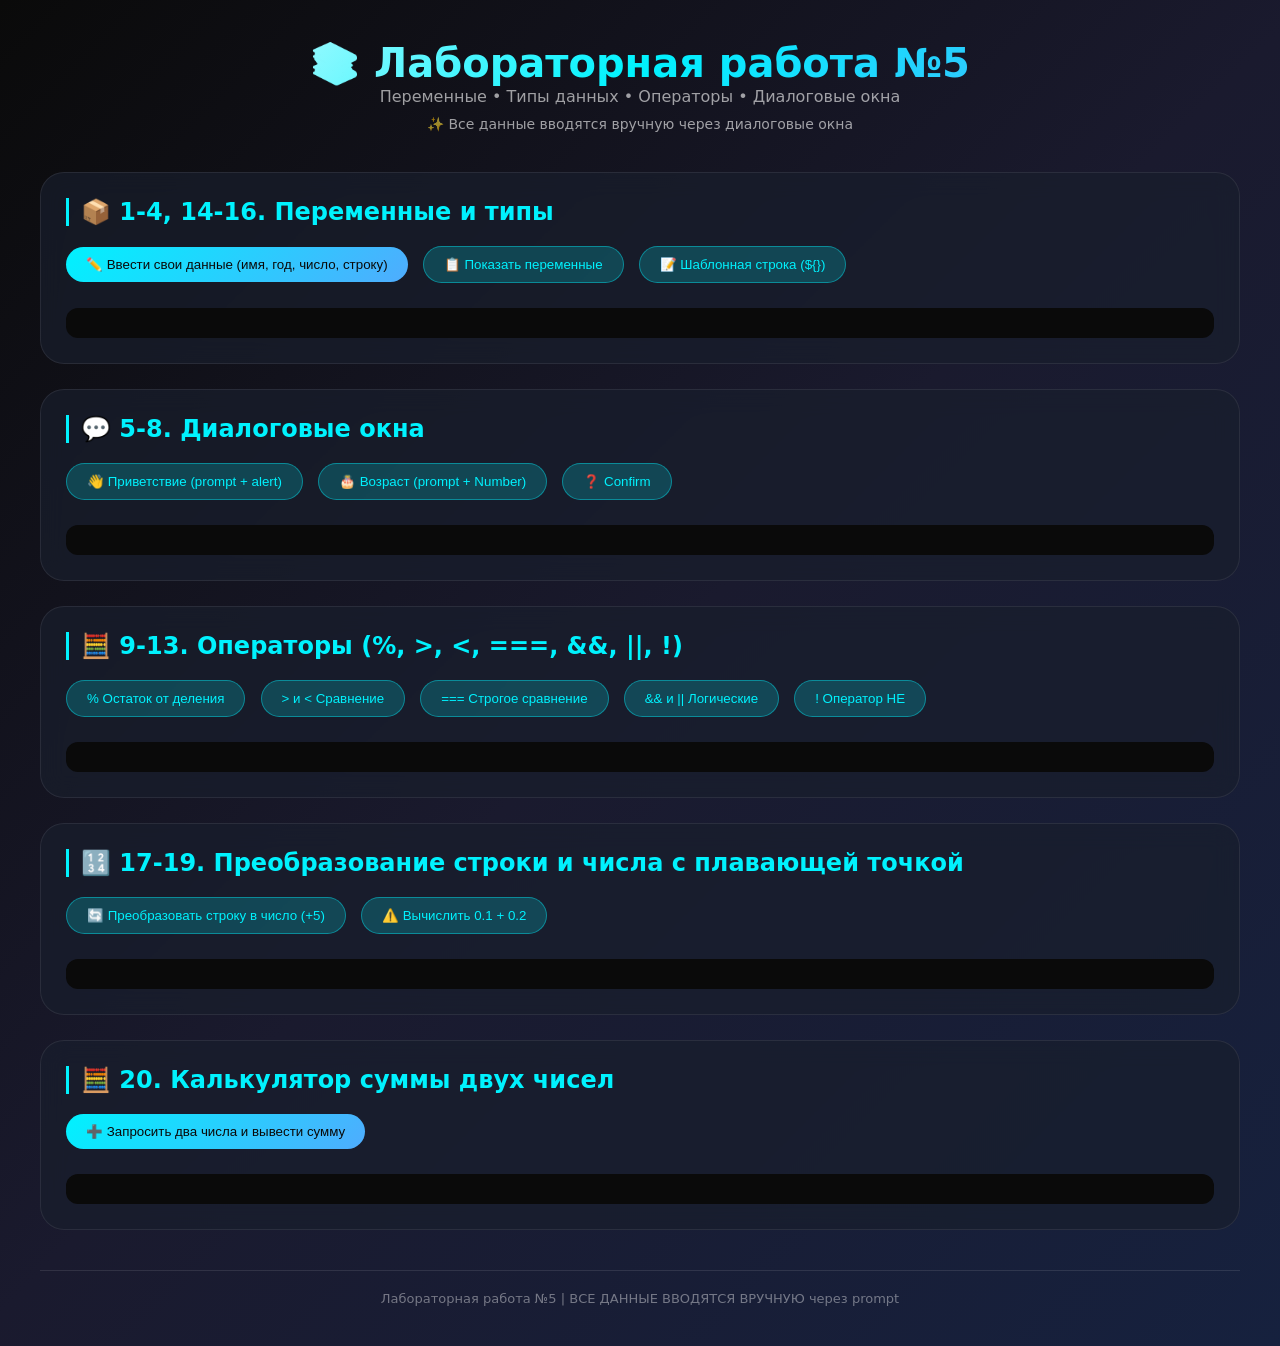
<file: lab5.html>
<!DOCTYPE html>
<html lang="ru">
<head>
    <meta charset="UTF-8">
    <meta name="viewport" content="width=device-width, initial-scale=1.0">
    <title>ЛР №5 | Основы JavaScript (полный ввод данных)</title>
    <style>
        * { margin: 0; padding: 0; box-sizing: border-box; }
        body {
            font-family: 'Segoe UI', system-ui, sans-serif;
            min-height: 100vh;
            background: linear-gradient(135deg, #0a0a0a, #1a1a2e, #16213e);
            color: #ffffff;
            padding: 40px 20px;
        }
        .container { max-width: 1200px; margin: 0 auto; }
        .header { text-align: center; margin-bottom: 40px; }
        .header h1 {
            font-size: 2.5em;
            background: linear-gradient(135deg, #fff, #00f2fe, #4facfe);
            -webkit-background-clip: text;
            background-clip: text;
            color: transparent;
        }
        .header p { color: rgba(255,255,255,0.6); }
        .card {
            background: rgba(25, 30, 45, 0.7);
            backdrop-filter: blur(12px);
            border-radius: 24px;
            padding: 25px;
            margin-bottom: 25px;
            border: 1px solid rgba(255,255,255,0.08);
            transition: all 0.3s;
        }
        .card:hover { transform: translateY(-3px); border-color: rgba(0,242,254,0.3); }
        .card h2 {
            color: #00f2fe;
            border-left: 3px solid #00f2fe;
            padding-left: 12px;
            margin-bottom: 20px;
        }
        button {
            background: rgba(0,242,254,0.2);
            border: 1px solid rgba(0,242,254,0.4);
            padding: 10px 20px;
            border-radius: 30px;
            color: #00f2fe;
            cursor: pointer;
            margin-right: 10px;
            margin-bottom: 10px;
            transition: all 0.3s;
        }
        button:hover {
            background: rgba(0,242,254,0.4);
            transform: translateY(-2px);
        }
        .btn-primary {
            background: linear-gradient(135deg, #00f2fe, #4facfe);
            color: #0a0a0a;
            border: none;
        }
        .console-output {
            background: #0a0a0a;
            padding: 15px;
            border-radius: 12px;
            font-family: monospace;
            font-size: 13px;
            color: #00f2fe;
            margin-top: 15px;
            line-height: 1.6;
        }
        .footer {
            text-align: center;
            margin-top: 40px;
            padding-top: 20px;
            border-top: 1px solid rgba(255,255,255,0.1);
            color: rgba(255,255,255,0.4);
            font-size: 13px;
        }
    </style>
</head>
<body>
    <div class="container">
        <div class="header">
            <h1>📚 Лабораторная работа №5</h1>
            <p>Переменные • Типы данных • Операторы • Диалоговые окна</p>
            <p style="font-size: 14px; margin-top: 10px;">✨ Все данные вводятся вручную через диалоговые окна</p>
        </div>

        <!-- Блок 1: Переменные -->
        <div class="card">
            <h2>📦 1-4, 14-16. Переменные и типы</h2>
            <button id="inputVarsBtn" class="btn-primary">✏️ Ввести свои данные (имя, год, число, строку)</button>
            <button id="showVarsBtn">📋 Показать переменные</button>
            <button id="templateBtn">📝 Шаблонная строка (${})</button>
            <div class="console-output" id="varsOutput"></div>
        </div>

        <!-- Блок 2: Диалоговые окна -->
        <div class="card">
            <h2>💬 5-8. Диалоговые окна</h2>
            <button id="greetBtn">👋 Приветствие (prompt + alert)</button>
            <button id="ageBtn">🎂 Возраст (prompt + Number)</button>
            <button id="confirmBtn">❓ Confirm</button>
            <div class="console-output" id="dialogsOutput"></div>
        </div>

        <!-- Блок 3: Операторы -->
        <div class="card">
            <h2>🧮 9-13. Операторы (%, >, <, ===, &&, ||, !)</h2>
            <button id="moduloBtn">% Остаток от деления</button>
            <button id="compareBtn">> и < Сравнение</button>
            <button id="strictBtn">=== Строгое сравнение</button>
            <button id="logicBtn">&& и || Логические</button>
            <button id="notBtn">! Оператор НЕ</button>
            <div class="console-output" id="operatorsOutput"></div>
        </div>

        <!-- Блок 4: Преобразование и float (с вводом пользователя) -->
        <div class="card">
            <h2>🔢 17-19. Преобразование строки и числа с плавающей точкой</h2>
            <button id="convertBtn">🔄 Преобразовать строку в число (+5)</button>
            <button id="floatBtn">⚠️ Вычислить 0.1 + 0.2</button>
            <div class="console-output" id="convertOutput"></div>
        </div>

        <!-- Блок 5: Калькулятор -->
        <div class="card">
            <h2>🧮 20. Калькулятор суммы двух чисел</h2>
            <button id="calcBtn" class="btn-primary">➕ Запросить два числа и вывести сумму</button>
            <div class="console-output" id="calcOutput"></div>
        </div>

        <div class="footer">
            <p>Лабораторная работа №5 | ВСЕ ДАННЫЕ ВВОДЯТСЯ ВРУЧНУЮ через prompt</p>
        </div>
    </div>

    <script>
        // ========== ПЕРЕМЕННЫЕ (заполняются при вводе) ==========
        let myName = "не введено";
        let birthYear = 0;
        let myNumber = 0;
        let myString = "не введено";
        let undefinedVar;
        let nullVar = null;
        let isDataEntered = false;

        // ========== ПУНКТЫ 1-4, 14-16: ВВОД ДАННЫХ ==========
        function inputAllData() {
            // Пункт 1: let с именем
            myName = prompt("Введите ваше имя:", "Студент Иванов");
            if (!myName) myName = "Студент";
            
            // Пункт 2: const с годом рождения
            let yearInput = prompt("Введите ваш год рождения:", "2000");
            birthYear = Number(yearInput);
            if (isNaN(birthYear)) birthYear = 2000;
            
            // Пункт 4: переменная с числом
            let numInput = prompt("Введите любое число:", "42");
            myNumber = Number(numInput);
            if (isNaN(myNumber)) myNumber = 42;
            
            // Пункт 4: переменная со строкой
            myString = prompt("Введите любую строку:", "Привет, мир!");
            if (!myString) myString = "Привет";
            
            isDataEntered = true;
            
            // Пункт 3: вывод в консоль
            console.log("=== ВВЕДЁННЫЕ ДАННЫЕ ===");
            console.log("myName:", myName);
            console.log("birthYear:", birthYear);
            console.log("myNumber:", myNumber, "тип:", typeof myNumber);
            console.log("myString:", myString, "тип:", typeof myString);
            console.log("undefinedVar:", undefinedVar, "тип:", typeof undefinedVar);
            console.log("nullVar:", nullVar, "тип:", typeof nullVar);
            
            alert(`Данные сохранены!\nИмя: ${myName}\nГод рождения: ${birthYear}\nЧисло: ${myNumber}\nСтрока: "${myString}"`);
            showVariables();
        }
        
        // Пункт 3 + 14-15: показать переменные
        function showVariables() {
            if (!isDataEntered) {
                document.getElementById('varsOutput').innerHTML = `<p>⚠️ Сначала нажмите "Ввести свои данные"</p>`;
                return;
            }
            let output = "";
            output += `<p><strong>📌 Пункт 1-2:</strong> let myName = "${myName}" | const birthYear = ${birthYear}</p>`;
            output += `<p><strong>📌 Пункт 4:</strong> число = ${myNumber} (${typeof myNumber}) | строка = "${myString}" (${typeof myString})</p>`;
            output += `<p><strong>📌 Пункт 14:</strong> undefinedVar = ${undefinedVar} (тип: ${typeof undefinedVar})</p>`;
            output += `<p><strong>📌 Пункт 15:</strong> nullVar = ${nullVar} (тип: ${typeof nullVar}) — особенность JavaScript</p>`;
            document.getElementById('varsOutput').innerHTML = output;
        }
        
        // Пункт 16: шаблонная строка
        function showTemplate() {
            if (!isDataEntered) {
                document.getElementById('varsOutput').innerHTML = `<p>⚠️ Сначала нажмите "Ввести свои данные"</p>`;
                return;
            }
            let currentYear = new Date().getFullYear();
            let age = currentYear - birthYear;
            let message = `Привет! Меня зовут ${myName}, мой год рождения ${birthYear}. Мне ${age} лет (или скоро будет). Сейчас ${currentYear} год.`;
            document.getElementById('varsOutput').innerHTML = `<p><strong>📌 Пункт 16 (шаблонная строка с \${}):</strong><br>${message}</p>`;
            console.log("Шаблонная строка:", message);
        }
        
        // ========== ПУНКТЫ 5-8: ДИАЛОГОВЫЕ ОКНА ==========
        function askName() {
            let userName = prompt("Введите ваше имя:", "Гость");
            if (userName && userName.trim()) {
                alert(`Привет, ${userName}! Добро пожаловать!`);
                document.getElementById('dialogsOutput').innerHTML = `<p>👋 Вы ввели имя: "${userName}"</p>`;
            } else {
                document.getElementById('dialogsOutput').innerHTML = `<p>👋 Вы не ввели имя</p>`;
            }
        }
        
        function askAge() {
            let ageInput = prompt("Сколько вам лет?", "18");
            let ageNumber = Number(ageInput);
            if (!isNaN(ageNumber) && ageInput !== null && ageInput !== "") {
                alert(`Вам ${ageNumber} лет!`);
                // Пункт 7: сложение числа и строки
                let ageWithText = ageNumber + " лет";
                console.log(`Пункт 7: ${ageNumber} + " лет" =`, ageWithText, "тип:", typeof ageWithText);
                document.getElementById('dialogsOutput').innerHTML = `<p>🎂 Возраст: ${ageNumber} (число, тип ${typeof ageNumber})<br>➕ Пункт 7 (число + строка): "${ageWithText}" (тип ${typeof ageWithText})</p>`;
            } else {
                alert("Некорректный ввод возраста!");
                document.getElementById('dialogsOutput').innerHTML = `<p>❌ Некорректный ввод возраста</p>`;
            }
        }
        
        function askConfirm() {
            let isAdult = confirm("Вам больше 18 лет?");
            alert(`Вы ответили: ${isAdult}`);
            document.getElementById('dialogsOutput').innerHTML = `<p>❓ Результат confirm: ${isAdult} (тип: ${typeof isAdult})</p>`;
            console.log("Confirm результат:", isAdult);
        }
        
        // ========== ПУНКТЫ 9-13: ОПЕРАТОРЫ ==========
        function getModulo() {
            let a = 17, b = 5;
            let result = a % b;
            document.getElementById('operatorsOutput').innerHTML = `<p><strong>📌 Пункт 9:</strong> ${a} % ${b} = ${result} (остаток от деления)</p>`;
        }
        
        function getComparison() {
            let a = 15, b = 10;
            alert(`${a} > ${b} = ${a > b}\n${a} < ${b} = ${a < b}`);
            document.getElementById('operatorsOutput').innerHTML = `<p><strong>📌 Пункт 10:</strong> ${a} > ${b} = ${a > b} | ${a} < ${b} = ${a < b}</p>`;
        }
        
        function getStrict() {
            let output = "<strong>📌 Пункт 11: строгое сравнение (===)</strong><br>";
            output += `🔹 "5" === 5 → ${"5" === 5} (разные типы: string и number)<br>`;
            output += `🔹 5 === 5 → ${5 === 5} (одинаковые типы и значения)<br>`;
            output += `🔹 "hello" === "hello" → ${"hello" === "hello"}<br>`;
            output += `💡 Строгое сравнение НЕ приводит типы. Значения разных типов всегда НЕ равны.`;
            document.getElementById('operatorsOutput').innerHTML = `<p>${output}</p>`;
        }
        
        function getLogic() {
            let output = "<strong>📌 Пункт 12: логические операторы && (И) и || (ИЛИ)</strong><br>";
            output += `🔹 (10 > 5 && 20 > 15) → ${10 > 5 && 20 > 15} (оба условия истинны)<br>`;
            output += `🔹 (10 > 20 && 5 > 3) → ${10 > 20 && 5 > 3} (первое ложно)<br>`;
            output += `🔹 (10 > 20 || 5 > 3) → ${10 > 20 || 5 > 3} (второе истинно)<br>`;
            output += `🔹 (10 > 5 || 20 > 30) → ${10 > 5 || 20 > 30} (первое истинно)<br>`;
            output += `💡 && возвращает true, если ВСЕ условия истинны<br>`;
            output += `💡 || возвращает true, если ХОТЯ БЫ ОДНО условие истинно`;
            document.getElementById('operatorsOutput').innerHTML = `<p>${output}</p>`;
        }
        
        function getNot() {
            let output = "<strong>📌 Пункт 13: оператор НЕ (!)</strong><br>";
            output += `🔹 !(10 > 5) → ${!(10 > 5)} (инвертирует true в false)<br>`;
            output += `🔹 !(10 < 5) → ${!(10 < 5)} (инвертирует false в true)<br>`;
            output += `🔹 !!true → ${!!true} (двойное НЕ возвращает исходное значение)`;
            document.getElementById('operatorsOutput').innerHTML = `<p>${output}</p>`;
        }
        
        // ========== ПУНКТЫ 17-19: ПРЕОБРАЗОВАНИЕ И FLOAT (С ВВОДОМ ПОЛЬЗОВАТЕЛЯ) ==========
        
        // Пункт 17: пользователь сам вводит строку для преобразования
        function convertString() {
            let userString = prompt("Введите строку, содержащую число (например, 123):", "123");
            
            if (userString === null || userString === "") {
                document.getElementById('convertOutput').innerHTML = `<p>⚠️ Вы отменили ввод или ввели пустую строку</p>`;
                return;
            }
            
            let converted = Number(userString);
            
            if (isNaN(converted)) {
                alert(`"${userString}" — это НЕ число! Преобразование не удалось.`);
                document.getElementById('convertOutput').innerHTML = `<p><strong>📌 Пункт 17:</strong> "${userString}" → НЕ число (NaN)<br>💡 NaN (Not a Number) — результат неудачного преобразования</p>`;
            } else {
                let sum = converted + 5;
                alert(`"${userString}" → число ${converted}\n${converted} + 5 = ${sum}`);
                document.getElementById('convertOutput').innerHTML = `<p><strong>📌 Пункт 17:</strong> "${userString}" → число ${converted} (${typeof converted})<br>${converted} + 5 = ${sum}</p>`;
            }
            console.log(`Преобразование "${userString}" в число:`, converted);
        }
        
        // Пункт 19: 0.1 + 0.2 (с объяснением)
        function showFloat() {
            let result = 0.1 + 0.2;
            let output = "<strong>📌 Пункт 19: проблема с плавающей точкой</strong><br>";
            output += `🔹 0.1 + 0.2 = ${result}<br>`;
            output += `🔹 Ожидалось: 0.3<br>`;
            output += `💡 Причина: JavaScript использует стандарт IEEE 754 для чисел с плавающей точкой.<br>`;
            output += `Некоторые десятичные дроби не могут быть точно представлены в двоичной системе.<br>`;
            output += `📌 Решение: использовать .toFixed(2) → ${result.toFixed(2)}<br>`;
            output += `📌 Сравнение с погрешностью: Math.abs(0.1 + 0.2 - 0.3) < 0.000000001 → ${Math.abs(0.1 + 0.2 - 0.3) < 0.000000001}`;
            document.getElementById('convertOutput').innerHTML = `<p>${output}</p>`;
            console.log("0.1 + 0.2 =", result, "погрешность из-за IEEE 754");
        }
        
        // ========== ПУНКТ 18: НАМЕРЕННАЯ ОШИБКА ==========
        console.log("⚠️ Пункт 18: для демонстрации ошибки раскомментируйте строку ниже:");
        // console.log(несуществующаяПеременная);  // ← Раскомментируйте для ошибки ReferenceError
        
        // ========== ПУНКТ 20: КАЛЬКУЛЯТОР СУММЫ ==========
        function calculateSum() {
            let num1 = prompt("Введите первое число:", "0");
            let num2 = prompt("Введите второе число:", "0");
            
            if (num1 === null || num2 === null) {
                document.getElementById('calcOutput').innerHTML = `<p>⚠️ Вы отменили ввод</p>`;
                return;
            }
            
            let number1 = Number(num1);
            let number2 = Number(num2);
            
            if (isNaN(number1) || isNaN(number2)) {
                alert("Ошибка! Введите корректные числа!");
                document.getElementById('calcOutput').innerHTML = `<p>❌ Ошибка: "${num1}" или "${num2}" не являются числами</p>`;
                return;
            }
            
            let sum = number1 + number2;
            alert(`${number1} + ${number2} = ${sum}`);
            document.getElementById('calcOutput').innerHTML = `<p>✅ Результат: ${number1} + ${number2} = ${sum}</p>`;
            console.log(`Сумма чисел: ${number1} + ${number2} = ${sum}`);
        }
        
        // ========== НАЗНАЧЕНИЕ ОБРАБОТЧИКОВ ==========
        document.getElementById('inputVarsBtn').addEventListener('click', inputAllData);
        document.getElementById('showVarsBtn').addEventListener('click', showVariables);
        document.getElementById('templateBtn').addEventListener('click', showTemplate);
        document.getElementById('greetBtn').addEventListener('click', askName);
        document.getElementById('ageBtn').addEventListener('click', askAge);
        document.getElementById('confirmBtn').addEventListener('click', askConfirm);
        document.getElementById('moduloBtn').addEventListener('click', getModulo);
        document.getElementById('compareBtn').addEventListener('click', getComparison);
        document.getElementById('strictBtn').addEventListener('click', getStrict);
        document.getElementById('logicBtn').addEventListener('click', getLogic);
        document.getElementById('notBtn').addEventListener('click', getNot);
        document.getElementById('convertBtn').addEventListener('click', convertString);
        document.getElementById('floatBtn').addEventListener('click', showFloat);
        document.getElementById('calcBtn').addEventListener('click', calculateSum);
        
        console.log("✅ Лабораторная работа №5 готова! Все данные вводятся вручную.");
        console.log("📌 Нажмите 'Ввести свои данные' для начала работы.");
    </script>
</body>
</html>
</file>
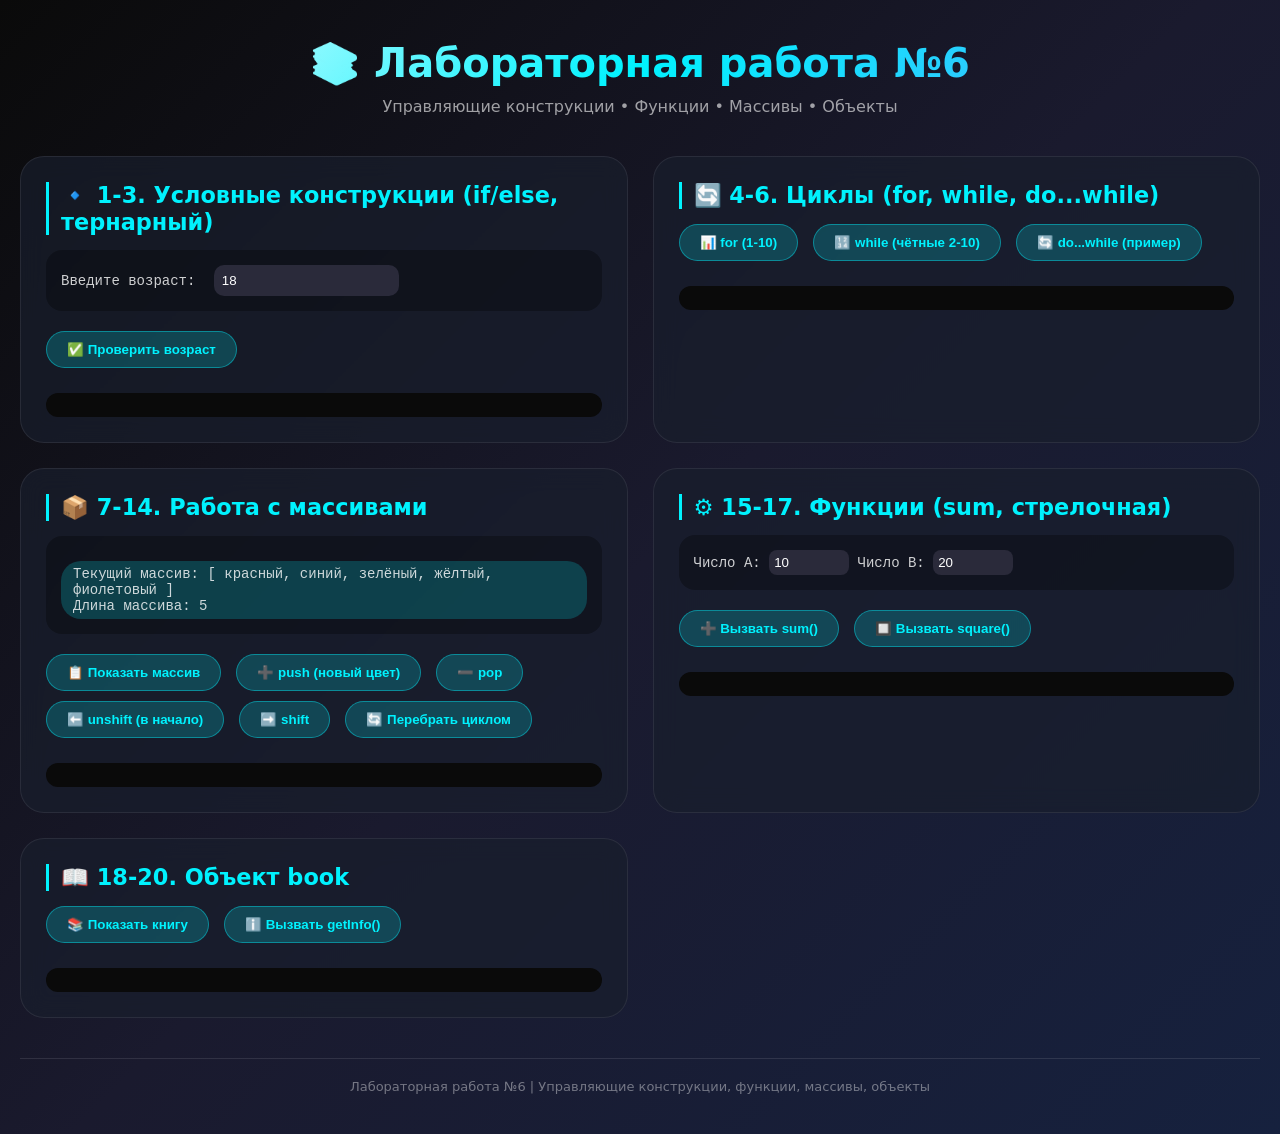
<file: lab6.html>
<!DOCTYPE html>
<html lang="ru">
<head>
    <meta charset="UTF-8">
    <meta name="viewport" content="width=device-width, initial-scale=1.0">
    <title>ЛР №6 | Управляющие конструкции, функции и массивы</title>
    <style>
        * {
            margin: 0;
            padding: 0;
            box-sizing: border-box;
        }

        body {
            font-family: 'Segoe UI', 'Inter', system-ui, sans-serif;
            min-height: 100vh;
            background: linear-gradient(135deg, #0a0a0a, #1a1a2e, #16213e);
            color: #ffffff;
            padding: 40px 20px;
            animation: fadeIn 0.5s ease-out;
        }

        @keyframes fadeIn {
            from { opacity: 0; }
            to { opacity: 1; }
        }

        .container {
            max-width: 1400px;
            margin: 0 auto;
        }

        /* Заголовок */
        .header {
            text-align: center;
            margin-bottom: 40px;
            animation: slideDown 0.6s ease-out;
        }

        @keyframes slideDown {
            from {
                opacity: 0;
                transform: translateY(-30px);
            }
            to {
                opacity: 1;
                transform: translateY(0);
            }
        }

        .header h1 {
            font-size: 2.5em;
            background: linear-gradient(135deg, #fff, #00f2fe, #4facfe);
            -webkit-background-clip: text;
            background-clip: text;
            color: transparent;
            margin-bottom: 10px;
        }

        .header p {
            color: rgba(255,255,255,0.6);
        }

        /* Сетка блоков */
        .grid {
            display: grid;
            grid-template-columns: repeat(auto-fill, minmax(450px, 1fr));
            gap: 25px;
            margin-bottom: 30px;
        }

        /* Карточка */
        .card {
            background: rgba(25, 30, 45, 0.7);
            backdrop-filter: blur(12px);
            border-radius: 24px;
            padding: 25px;
            border: 1px solid rgba(255,255,255,0.08);
            transition: all 0.3s;
            animation: fadeInUp 0.5s ease-out;
            animation-fill-mode: both;
        }

        @keyframes fadeInUp {
            from {
                opacity: 0;
                transform: translateY(20px);
            }
            to {
                opacity: 1;
                transform: translateY(0);
            }
        }

        .card:hover {
            transform: translateY(-5px);
            border-color: rgba(0,242,254,0.3);
            box-shadow: 0 10px 30px rgba(0,0,0,0.3);
        }

        .card h2 {
            font-size: 1.4em;
            margin-bottom: 15px;
            color: #00f2fe;
            border-left: 3px solid #00f2fe;
            padding-left: 12px;
        }

        .card-content {
            margin-bottom: 20px;
            padding: 15px;
            background: rgba(0,0,0,0.3);
            border-radius: 16px;
            font-family: monospace;
            font-size: 14px;
            color: rgba(255,255,255,0.8);
            word-break: break-word;
        }

        .console-output {
            background: #0a0a0a;
            padding: 12px;
            border-radius: 12px;
            font-family: monospace;
            font-size: 12px;
            color: #00f2fe;
            margin-top: 15px;
            max-height: 200px;
            overflow-y: auto;
        }

        .console-output p {
            margin: 5px 0;
            border-left: 2px solid #00f2fe;
            padding-left: 10px;
        }

        button {
            background: rgba(0,242,254,0.2);
            border: 1px solid rgba(0,242,254,0.4);
            padding: 10px 20px;
            border-radius: 30px;
            color: #00f2fe;
            font-weight: 600;
            cursor: pointer;
            transition: all 0.3s;
            margin-right: 10px;
            margin-bottom: 10px;
        }

        button:hover {
            background: rgba(0,242,254,0.4);
            transform: translateY(-2px);
        }

        button:active {
            transform: translateY(1px);
        }

        .btn-primary {
            background: linear-gradient(135deg, #00f2fe, #4facfe);
            color: #0a0a0a;
            border: none;
        }

        .current-value {
            display: inline-block;
            background: rgba(0,242,254,0.2);
            padding: 5px 12px;
            border-radius: 20px;
            font-size: 14px;
            margin-top: 10px;
        }

        .footer {
            text-align: center;
            margin-top: 40px;
            padding-top: 20px;
            border-top: 1px solid rgba(255,255,255,0.1);
            color: rgba(255,255,255,0.4);
            font-size: 13px;
        }

        @media (max-width: 950px) {
            .grid {
                grid-template-columns: 1fr;
            }
            .card h2 { font-size: 1.2em; }
        }
    </style>
</head>
<body>
    <div class="container">
        <div class="header">
            <h1>📚 Лабораторная работа №6</h1>
            <p>Управляющие конструкции • Функции • Массивы • Объекты</p>
        </div>

        <div class="grid">
            <!-- Блок 1: Условные конструкции -->
            <div class="card">
                <h2>🔹 1-3. Условные конструкции (if/else, тернарный)</h2>
                <div class="card-content">
                    <label>Введите возраст:</label>
                    <input type="number" id="ageInput" value="18" style="padding:8px; border-radius:10px; border:none; background:#2a2a3a; color:white; margin-left:10px;">
                </div>
                <button id="checkAgeBtn">✅ Проверить возраст</button>
                <div class="console-output" id="ageOutput"></div>
            </div>

            <!-- Блок 2: Циклы -->
            <div class="card">
                <h2>🔄 4-6. Циклы (for, while, do...while)</h2>
                <button id="forLoopBtn">📊 for (1-10)</button>
                <button id="whileLoopBtn">🔢 while (чётные 2-10)</button>
                <button id="doWhileBtn">🔄 do...while (пример)</button>
                <div class="console-output" id="loopsOutput"></div>
            </div>

            <!-- Блок 3: Массивы (7-14) -->
            <div class="card">
                <h2>📦 7-14. Работа с массивами</h2>
                <div class="card-content">
                    <div id="arrayDisplay" class="current-value">Текущий массив: [ ]</div>
                </div>
                <button id="showArrayBtn">📋 Показать массив</button>
                <button id="pushBtn">➕ push (новый цвет)</button>
                <button id="popBtn">➖ pop</button>
                <button id="unshiftBtn">⬅️ unshift (в начало)</button>
                <button id="shiftBtn">➡️ shift</button>
                <button id="forEachBtn">🔄 Перебрать циклом</button>
                <div class="console-output" id="arrayOutput"></div>
            </div>

            <!-- Блок 4: Функции (15-17) -->
            <div class="card">
                <h2>⚙️ 15-17. Функции (sum, стрелочная)</h2>
                <div class="card-content">
                    <label>Число A: <input type="number" id="numA" value="10" style="width:80px; background:#2a2a3a; color:white; border:none; padding:5px; border-radius:8px;"></label>
                    <label>Число B: <input type="number" id="numB" value="20" style="width:80px; background:#2a2a3a; color:white; border:none; padding:5px; border-radius:8px;"></label>
                </div>
                <button id="sumBtn">➕ Вызвать sum()</button>
                <button id="squareBtn">🔲 Вызвать square()</button>
                <div class="console-output" id="functionsOutput"></div>
            </div>

            <!-- Блок 5: Объекты (18-20) -->
            <div class="card">
                <h2>📖 18-20. Объект book</h2>
                <button id="showBookBtn">📚 Показать книгу</button>
                <button id="getInfoBtn">ℹ️ Вызвать getInfo()</button>
                <div class="console-output" id="objectOutput"></div>
            </div>
        </div>

        <div class="footer">
            <p>Лабораторная работа №6 | Управляющие конструкции, функции, массивы, объекты</p>
        </div>
    </div>

    <script>
        // ========== 1-3. Условные конструкции ==========
        function checkAge() {
            const ageInput = document.getElementById('ageInput');
            const age = parseInt(ageInput.value);
            const output = document.getElementById('ageOutput');
            
            let message = '';
            
            // Пункт 1-2: if / else if / else
            if (age >= 18) {
                message = `✅ Возраст ${age} лет: Доступ разрешён (совершеннолетний)`;
            } else if (age >= 6 && age <= 17) {
                message = `⚠️ Возраст ${age} лет: Доступ ограничен (школьный возраст)`;
            } else if (age >= 0 && age <= 5) {
                message = `🔞 Возраст ${age} лет: Доступ запрещён (дошкольный возраст)`;
            } else {
                message = `❌ Некорректный возраст: ${age}`;
            }
            
            // Пункт 3: тернарный оператор
            const accessText = age >= 18 ? "✓ Совершеннолетний" : "✗ Несовершеннолетний";
            message += `<br>📝 Тернарный оператор: ${accessText}`;
            
            output.innerHTML = `<p>${message}</p>`;
        }

        // ========== 4-6. Циклы ==========
        function showForLoop() {
            let result = "🔄 for (1-10): ";
            for (let i = 1; i <= 10; i++) {
                result += i + (i < 10 ? ", " : "");
            }
            document.getElementById('loopsOutput').innerHTML = `<p>${result}</p>`;
        }
        
        function showWhileLoop() {
            let result = "🔢 while (чётные 2-10): ";
            let i = 2;
            while (i <= 10) {
                result += i + (i < 10 ? ", " : "");
                i += 2;
            }
            const existing = document.getElementById('loopsOutput').innerHTML;
            document.getElementById('loopsOutput').innerHTML = existing + `<p>${result}</p>`;
        }
        
        function showDoWhile() {
            let result = "🔄 do...while (выполнится хотя бы раз при ложном условии): ";
            let i = 10;
            do {
                result += i + " (выполнено!)";
                i++;
            } while (i < 5);
            const existing = document.getElementById('loopsOutput').innerHTML;
            document.getElementById('loopsOutput').innerHTML = existing + `<p>${result}</p>`;
        }

        // ========== 7-14. Массивы ==========
        let colors = ["красный", "синий", "зелёный", "жёлтый", "фиолетовый"];
        
        function updateArrayDisplay() {
            document.getElementById('arrayDisplay').innerHTML = `Текущий массив: [ ${colors.join(", ")} ]<br>Длина массива: ${colors.length}`;
        }
        
        function showArray() {
            let output = `📋 Массив colors: [ ${colors.join(", ")} ]<br>`;
            output += `🔹 Длина массива (length): ${colors.length}<br>`;
            output += `🔹 Третий элемент (индекс 2): ${colors[2]}<br>`;
            document.getElementById('arrayOutput').innerHTML = `<p>${output}</p>`;
        }
        
        function pushColor() {
            const newColor = prompt("Введите новый цвет:", "оранжевый");
            if (newColor && newColor.trim()) {
                colors.push(newColor.trim());
                updateArrayDisplay();
                document.getElementById('arrayOutput').innerHTML = `<p>✅ push("${newColor}") → добавлен в конец</p>`;
            }
        }
        
        function popColor() {
            if (colors.length > 0) {
                const removed = colors.pop();
                updateArrayDisplay();
                document.getElementById('arrayOutput').innerHTML = `<p>🗑 pop() → удалён "${removed}"</p>`;
            } else {
                document.getElementById('arrayOutput').innerHTML = `<p>❌ Массив пуст, нельзя удалить</p>`;
            }
        }
        
        function unshiftColor() {
            const newColor = prompt("Введите цвет для добавления в начало:", "чёрный");
            if (newColor && newColor.trim()) {
                colors.unshift(newColor.trim());
                updateArrayDisplay();
                document.getElementById('arrayOutput').innerHTML = `<p>⬅️ unshift("${newColor}") → добавлен в начало</p>`;
            }
        }
        
        function shiftColor() {
            if (colors.length > 0) {
                const removed = colors.shift();
                updateArrayDisplay();
                document.getElementById('arrayOutput').innerHTML = `<p>➡️ shift() → удалён "${removed}" из начала</p>`;
            } else {
                document.getElementById('arrayOutput').innerHTML = `<p>❌ Массив пуст, нельзя удалить</p>`;
            }
        }
        
        function forEachArray() {
            let output = "🔄 Перебор массива циклом for:<br>";
            for (let i = 0; i < colors.length; i++) {
                output += `   ${i}: ${colors[i]}<br>`;
            }
            document.getElementById('arrayOutput').innerHTML = `<p>${output}</p>`;
        }

        // ========== 15-17. Функции ==========
        // Пункт 15: функция sum
        function sum(a, b) {
            return a + b;
        }
        
        // Пункт 16: вызов sum
        function callSum() {
            const a = parseFloat(document.getElementById('numA').value);
            const b = parseFloat(document.getElementById('numB').value);
            const result = sum(a, b);
            document.getElementById('functionsOutput').innerHTML = `<p>📐 sum(${a}, ${b}) = ${result}</p>`;
        }
        
        // Пункт 17: стрелочная функция square
        const square = (x) => x * x;
        
        function callSquare() {
            const a = parseFloat(document.getElementById('numA').value);
            const result = square(a);
            document.getElementById('functionsOutput').innerHTML = `<p>🔲 square(${a}) = ${result} (стрелочная функция)</p>`;
        }

        // ========== 18-20. Объект book ==========
        // Пункт 18: создание объекта book
        const book = {
            title: "Мастер и Маргарита",
            author: "Михаил Булгаков",
            year: 1967,
            // Пункт 20: метод getInfo
            getInfo: function() {
                return `📖 Название: "${this.title}", Автор: ${this.author}, Год: ${this.year}`;
            }
        };
        
        function showBook() {
            // Пункт 19: вывод свойств через точку и квадратные скобки
            let output = `📚 Объект book:<br>`;
            output += `🔹 title (через точку): ${book.title}<br>`;
            output += `🔹 author (через квадратные скобки): ${book["author"]}<br>`;
            output += `🔹 year: ${book.year}<br>`;
            document.getElementById('objectOutput').innerHTML = `<p>${output}</p>`;
        }
        
        function getBookInfo() {
            // Пункт 20: вызов метода getInfo
            const info = book.getInfo();
            document.getElementById('objectOutput').innerHTML = `<p>ℹ️ ${info}</p>`;
        }

        // ========== Назначение обработчиков ==========
        document.getElementById('checkAgeBtn').addEventListener('click', checkAge);
        document.getElementById('forLoopBtn').addEventListener('click', showForLoop);
        document.getElementById('whileLoopBtn').addEventListener('click', showWhileLoop);
        document.getElementById('doWhileBtn').addEventListener('click', showDoWhile);
        document.getElementById('showArrayBtn').addEventListener('click', showArray);
        document.getElementById('pushBtn').addEventListener('click', pushColor);
        document.getElementById('popBtn').addEventListener('click', popColor);
        document.getElementById('unshiftBtn').addEventListener('click', unshiftColor);
        document.getElementById('shiftBtn').addEventListener('click', shiftColor);
        document.getElementById('forEachBtn').addEventListener('click', forEachArray);
        document.getElementById('sumBtn').addEventListener('click', callSum);
        document.getElementById('squareBtn').addEventListener('click', callSquare);
        document.getElementById('showBookBtn').addEventListener('click', showBook);
        document.getElementById('getInfoBtn').addEventListener('click', getBookInfo);

        // Инициализация отображения
        updateArrayDisplay();
        
        // Вывод в консоль для проверки
        console.log("=== Лабораторная работа №6 ===");
        console.log("1-3. Условные конструкции — готово");
        console.log("4-6. Циклы — готово");
        console.log("7-14. Массивы — цвета:", colors);
        console.log("15-16. Функция sum(10,20) =", sum(10, 20));
        console.log("17. Стрелочная square(5) =", square(5));
        console.log("18-20. Объект book:", book.title, book.author, book.year);
        console.log("book.getInfo():", book.getInfo());
        console.log("Все пункты 1-20 выполнены!");
    </script>
</body>
</html>
</file>
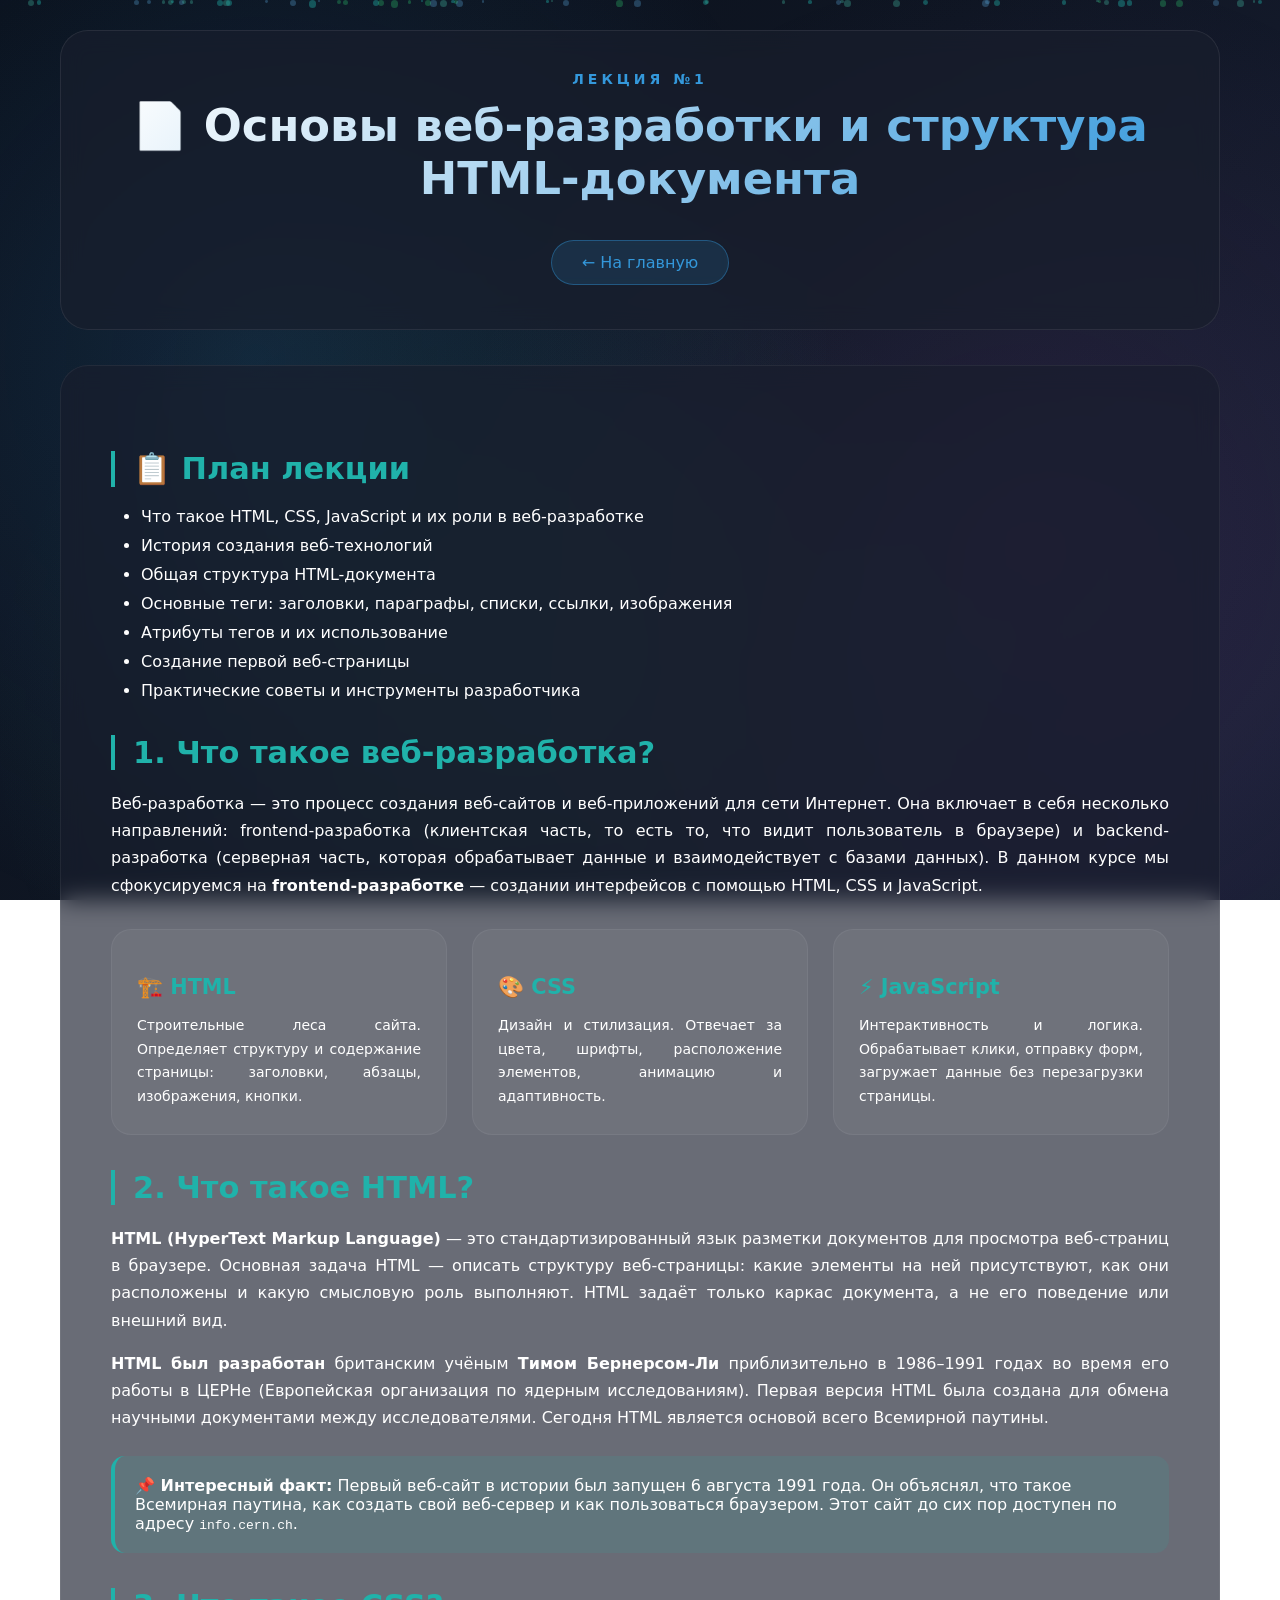
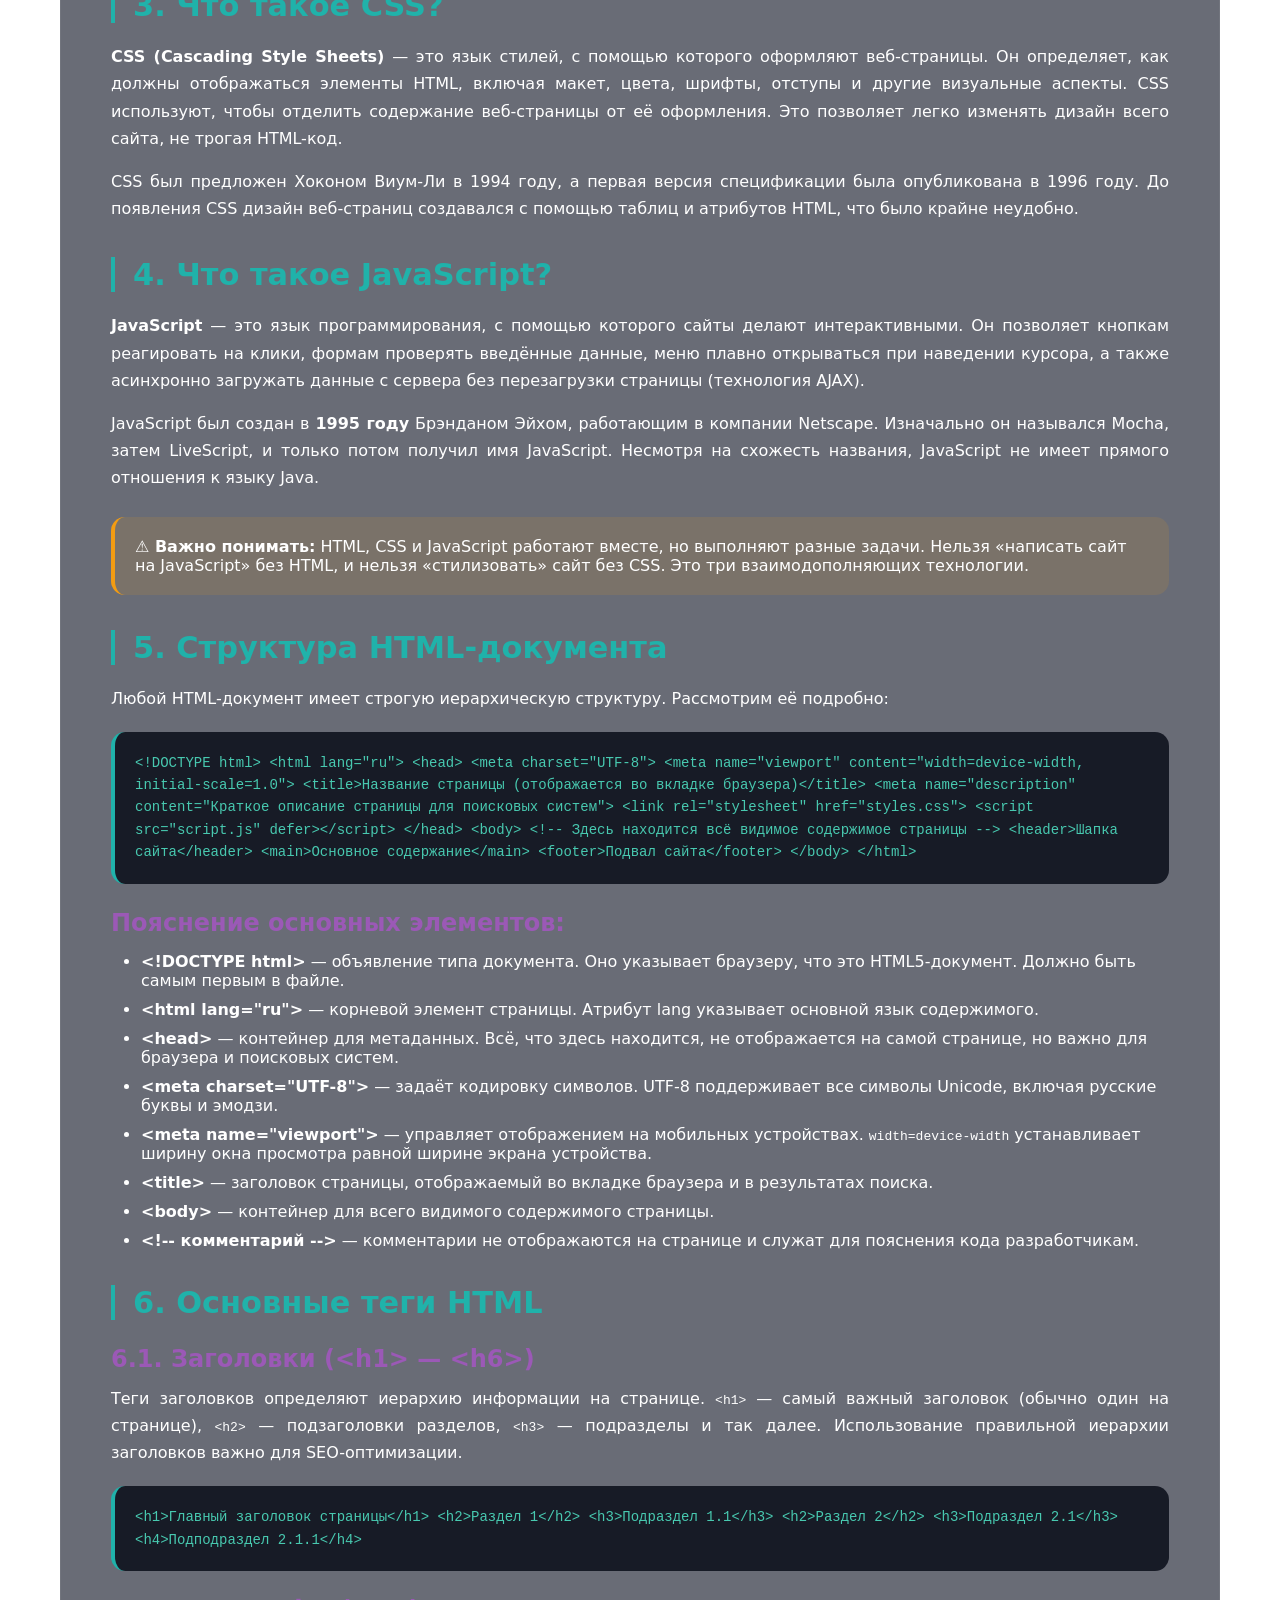
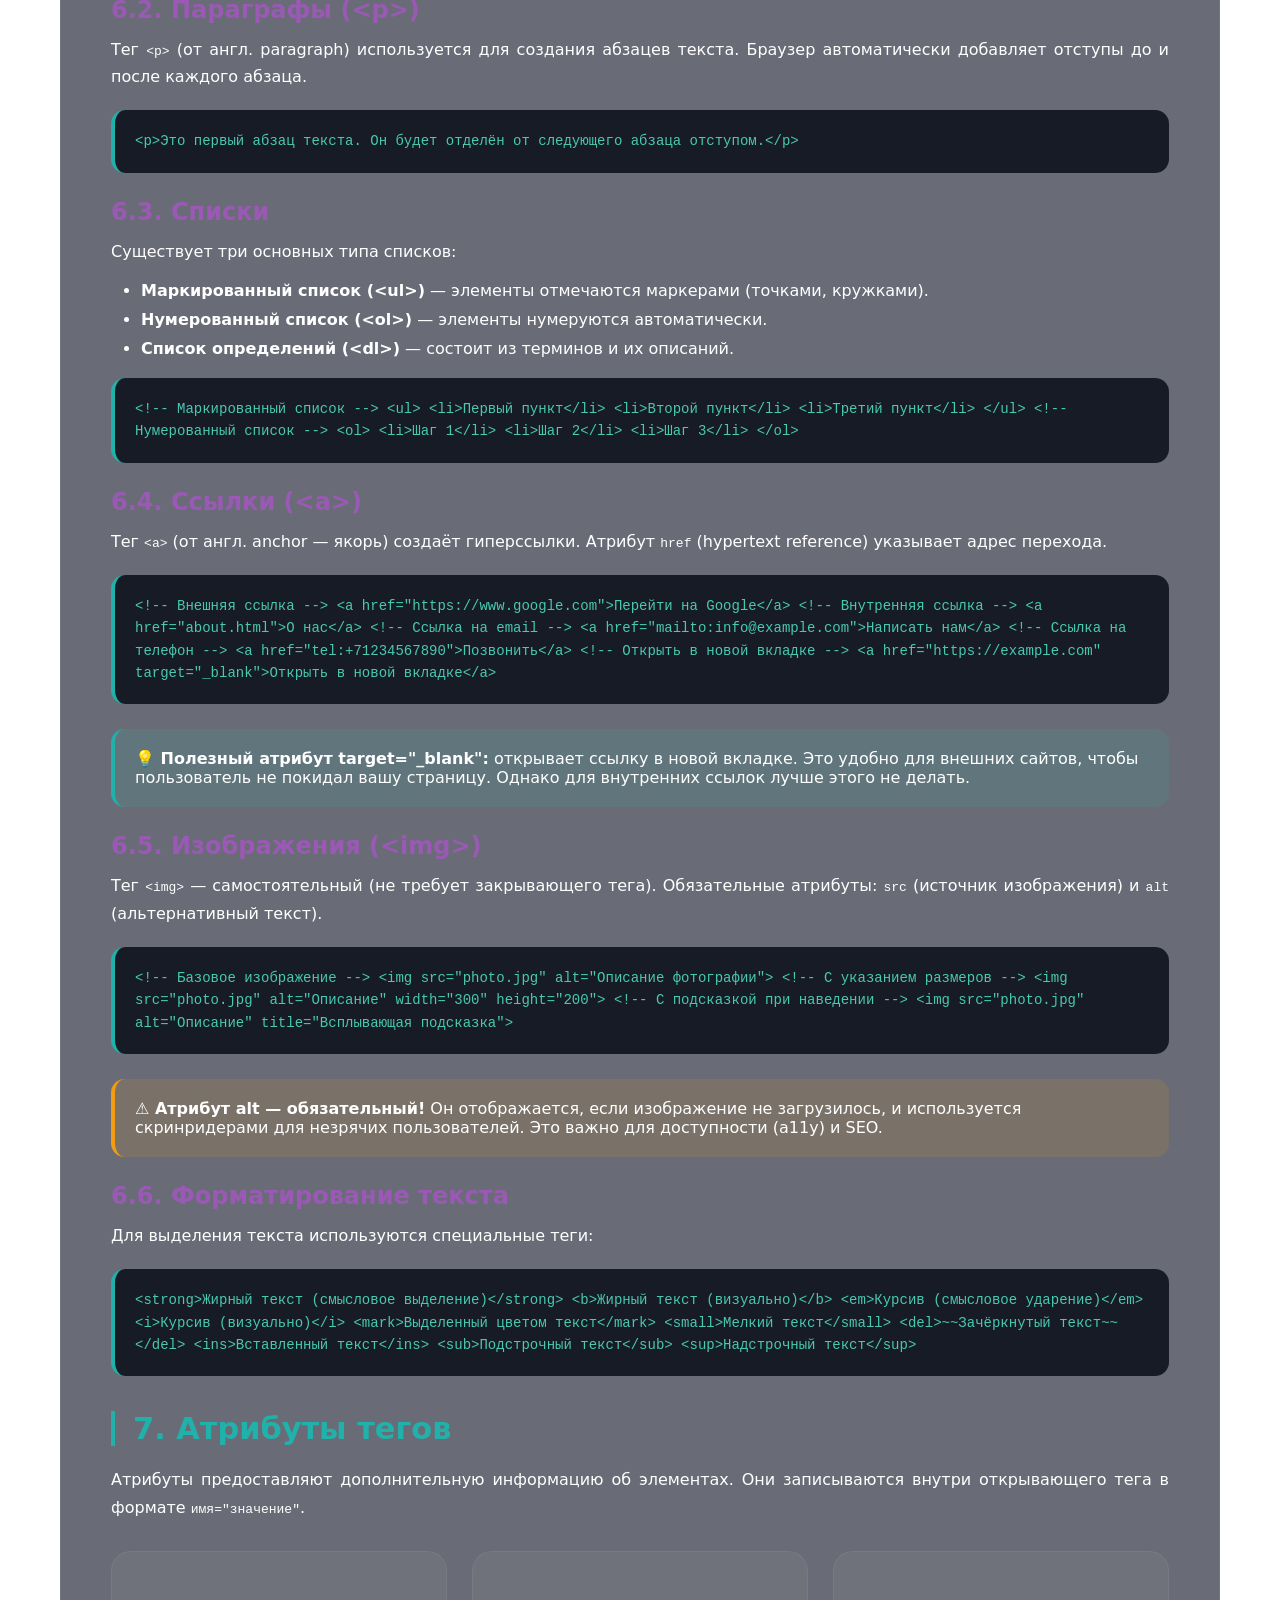
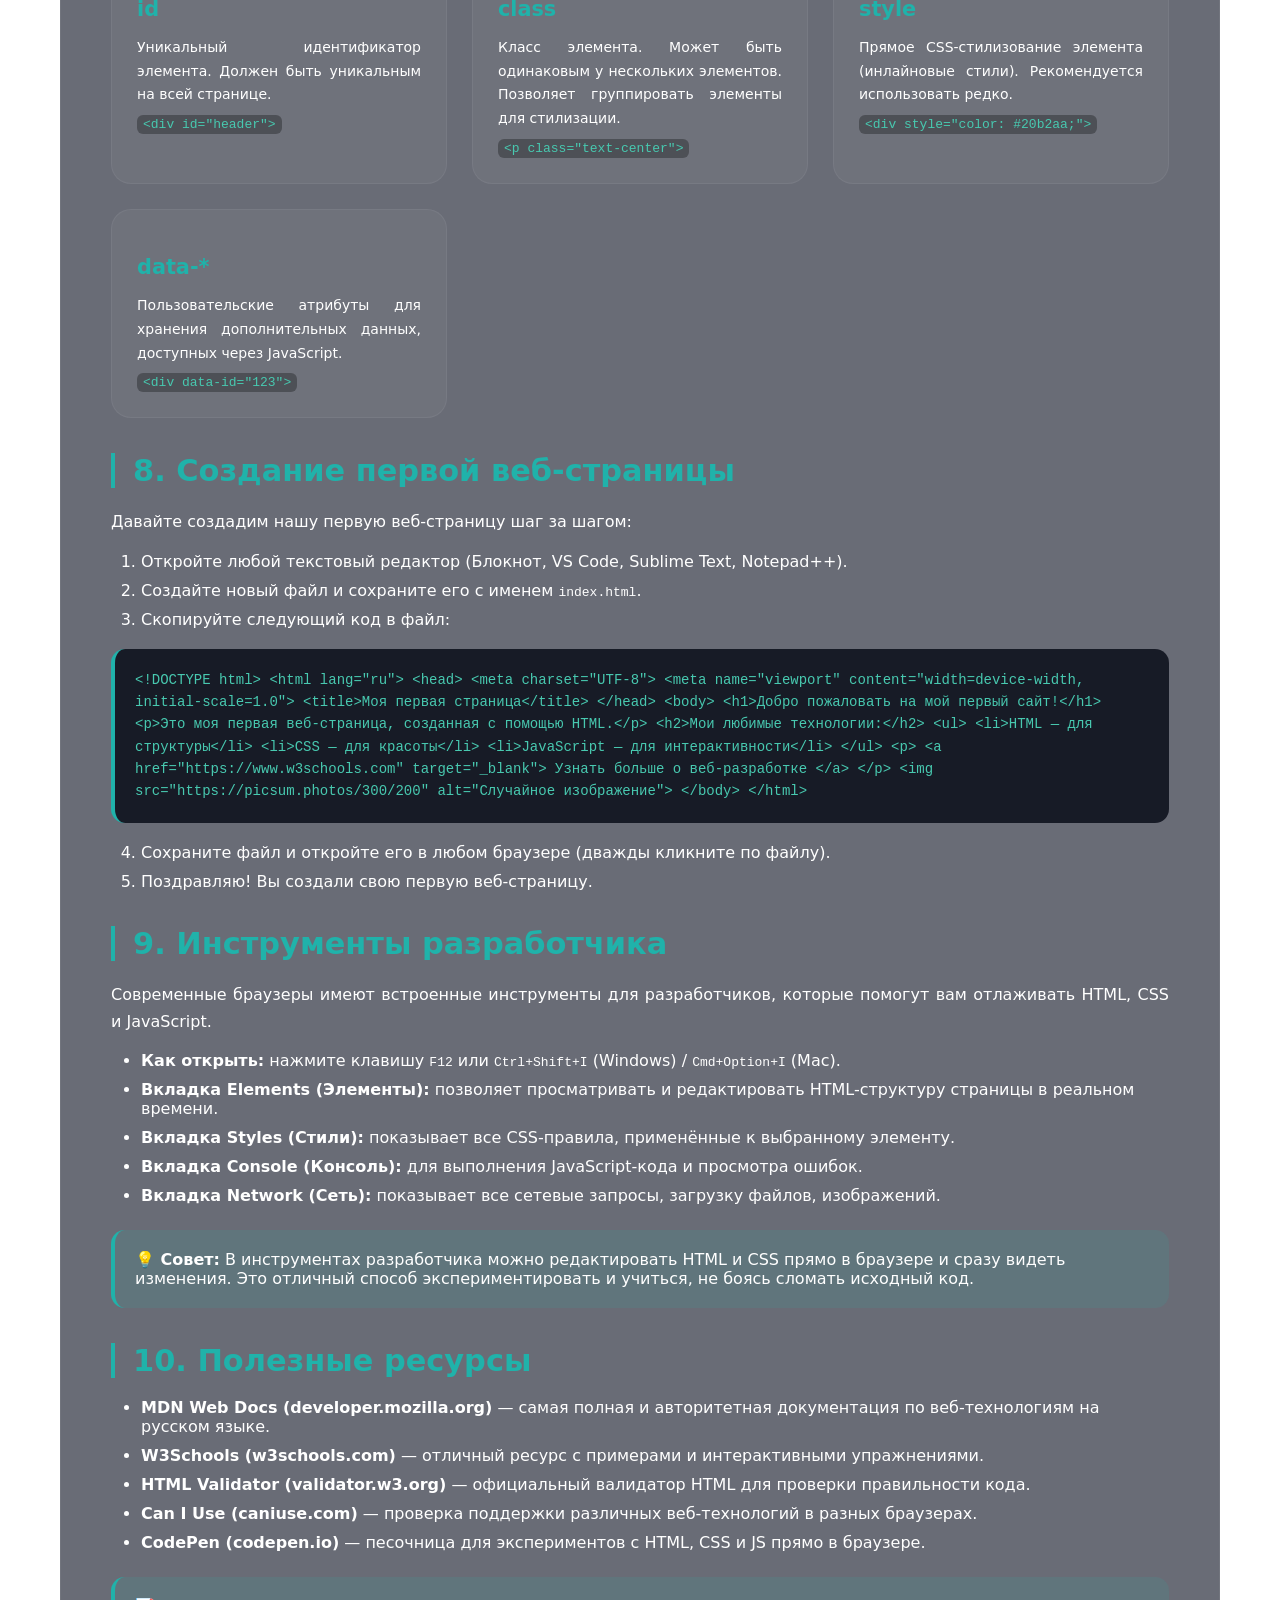
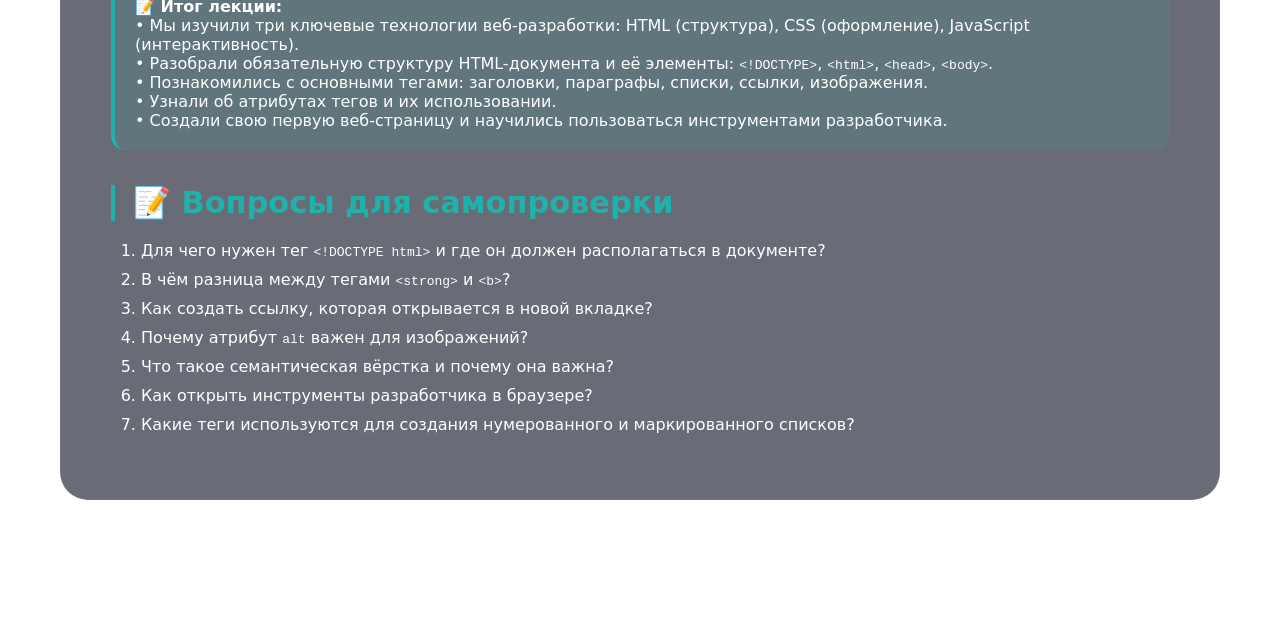
<file: lecture1.html>
<!DOCTYPE html>
<html lang="ru">
<head>
    <meta charset="UTF-8">
    <meta name="viewport" content="width=device-width, initial-scale=1.0">
    <title>Лекция 1 | Основы веб-разработки и структура HTML-документа</title>
    <style>
        * {
            margin: 0;
            padding: 0;
            box-sizing: border-box;
        }

        body {
            font-family: 'Segoe UI', 'Roboto', system-ui, sans-serif;
            min-height: 100vh;
            overflow-x: hidden;
            position: relative;
        }

        body::before {
            content: '';
            position: fixed;
            top: 0;
            left: 0;
            width: 100%;
            height: 100%;
            background: linear-gradient(135deg, 
                #0a0f1a 0%, 
                #0f1623 15%, 
                #1a1f35 30%, 
                #0d1b2a 45%, 
                #1b263b 60%, 
                #0f1623 80%, 
                #0a0f1a 100%);
            background-size: 300% 300%;
            animation: gradientShift 12s ease infinite;
            z-index: -2;
        }

        body::after {
            content: '';
            position: fixed;
            top: 0;
            left: 0;
            width: 100%;
            height: 100%;
            background: radial-gradient(circle at 20% 40%, rgba(52,152,219,0.15) 0%, transparent 50%),
                        radial-gradient(circle at 80% 60%, rgba(155,89,182,0.12) 0%, transparent 50%),
                        radial-gradient(circle at 40% 80%, rgba(46,204,113,0.08) 0%, transparent 50%);
            pointer-events: none;
            z-index: -1;
            animation: subtlePulse 8s ease infinite;
        }

        @keyframes gradientShift {
            0% { background-position: 0% 50%; }
            25% { background-position: 50% 100%; }
            50% { background-position: 100% 50%; }
            75% { background-position: 50% 0%; }
            100% { background-position: 0% 50%; }
        }

        @keyframes subtlePulse {
            0%, 100% { opacity: 0.6; }
            50% { opacity: 1; }
        }

        .particles {
            position: fixed;
            top: 0;
            left: 0;
            width: 100%;
            height: 100%;
            pointer-events: none;
            z-index: 0;
            overflow: hidden;
        }

        .particle {
            position: absolute;
            background: rgba(52,152,219,0.4);
            border-radius: 50%;
            animation: floatParticle linear infinite;
        }

        @keyframes floatParticle {
            0% {
                transform: translateY(100vh) translateX(0) rotate(0deg);
                opacity: 0;
            }
            10% {
                opacity: 0.8;
            }
            90% {
                opacity: 0.5;
            }
            100% {
                transform: translateY(-20vh) translateX(50px) rotate(360deg);
                opacity: 0;
            }
        }

        .container {
            max-width: 1200px;
            margin: 0 auto;
            position: relative;
            z-index: 2;
            padding: 30px 20px;
        }

        .lecture-header {
            background: rgba(25, 30, 45, 0.7);
            backdrop-filter: blur(12px);
            border-radius: 28px;
            padding: 40px;
            margin-bottom: 35px;
            text-align: center;
            border: 1px solid rgba(255,255,255,0.08);
            animation: fadeInDown 0.8s ease-out;
            transition: all 0.3s;
        }

        .lecture-header:hover {
            border-color: rgba(52,152,219,0.3);
            box-shadow: 0 0 30px rgba(52,152,219,0.1);
        }

        @keyframes fadeInDown {
            from {
                opacity: 0;
                transform: translateY(-40px);
            }
            to {
                opacity: 1;
                transform: translateY(0);
            }
        }

        .lecture-header h1 {
            font-size: 2.8em;
            background: linear-gradient(135deg, #ffffff, #3498db, #9b59b6);
            background-size: 200% 200%;
            -webkit-background-clip: text;
            background-clip: text;
            color: transparent;
            margin-bottom: 15px;
            animation: textGradient 4s ease infinite;
        }

        @keyframes textGradient {
            0% { background-position: 0% 50%; }
            50% { background-position: 100% 50%; }
            100% { background-position: 0% 50%; }
        }

        .lecture-header .lecture-number {
            color: #3498db;
            font-size: 14px;
            letter-spacing: 4px;
            margin-bottom: 12px;
            text-transform: uppercase;
            font-weight: 600;
        }

        .back-btn {
            display: inline-block;
            background: rgba(52,152,219,0.15);
            border: 1px solid rgba(52,152,219,0.4);
            border-radius: 40px;
            padding: 12px 30px;
            color: #3498db;
            text-decoration: none;
            margin-top: 20px;
            transition: all 0.3s cubic-bezier(0.2, 0.9, 0.4, 1.1);
            font-weight: 500;
            backdrop-filter: blur(4px);
            position: relative;
            overflow: hidden;
        }

        .back-btn::before {
            content: '';
            position: absolute;
            top: 50%;
            left: 50%;
            width: 0;
            height: 0;
            border-radius: 50%;
            background: rgba(52,152,219,0.3);
            transform: translate(-50%, -50%);
            transition: width 0.5s, height 0.5s;
        }

        .back-btn:hover::before {
            width: 300px;
            height: 300px;
        }

        .back-btn:hover {
            background: #20b2aa;
            color: white;
            transform: translateY(-3px) scale(1.02);
            box-shadow: 0 10px 25px rgba(32,178,170,0.3);
            border-color: transparent;
        }

        .back-btn:active {
            transform: translateY(0) scale(0.98);
        }

        .content {
            background: rgba(25, 30, 45, 0.65);
            backdrop-filter: blur(12px);
            border-radius: 28px;
            padding: 50px;
            border: 1px solid rgba(255,255,255,0.06);
            animation: fadeInUp 0.8s ease-out 0.2s both;
            transition: all 0.3s;
            color: #ffffff;
        }

        @keyframes fadeInUp {
            from {
                opacity: 0;
                transform: translateY(40px);
            }
            to {
                opacity: 1;
                transform: translateY(0);
            }
        }

        .content:hover {
            border-color: rgba(32,178,170,0.15);
        }

        .content h2 {
            color: #20b2aa;
            margin: 35px 0 20px 0;
            font-size: 1.9em;
            border-left: 4px solid #20b2aa;
            padding-left: 18px;
            transition: transform 0.3s;
        }

        .content h2:hover {
            transform: translateX(5px);
        }

        .content h3 {
            color: #9b59b6;
            margin: 25px 0 12px 0;
            font-size: 1.5em;
        }

        .content h4 {
            color: #f39c12;
            margin: 20px 0 10px 0;
            font-size: 1.2em;
        }

        .content p {
            margin-bottom: 16px;
            text-align: justify;
            line-height: 1.7;
            color: #ffffff;
        }

        .content ul, .content ol {
            margin: 15px 0 15px 30px;
            color: #ffffff;
        }

        .content li {
            margin-bottom: 10px;
            transition: transform 0.2s;
            color: #ffffff;
        }

        .content li:hover {
            transform: translateX(5px);
            color: #20b2aa;
        }

        .code-block {
            background: rgba(10, 14, 25, 0.85);
            border-left: 4px solid #20b2aa;
            padding: 20px;
            border-radius: 14px;
            margin: 20px 0;
            font-family: 'Consolas', 'Monaco', monospace;
            font-size: 14px;
            overflow-x: auto;
            line-height: 1.6;
            transition: all 0.3s;
            position: relative;
            color: #ffffff;
        }

        .code-block:hover {
            transform: scale(1.01);
            border-left-color: #48c9b0;
            box-shadow: 0 5px 20px rgba(0,0,0,0.3);
        }

        .code-block code {
            color: #48c9b0;
        }

        .note {
            background: rgba(32,178,170,0.12);
            border-left: 4px solid #20b2aa;
            padding: 20px;
            border-radius: 14px;
            margin: 25px 0;
            transition: all 0.3s;
            color: #ffffff;
        }

        .note:hover {
            background: rgba(32,178,170,0.18);
            transform: translateX(5px);
        }

        .warning-note {
            background: rgba(243,156,18,0.12);
            border-left: 4px solid #f39c12;
            padding: 20px;
            border-radius: 14px;
            margin: 25px 0;
            transition: all 0.3s;
            color: #ffffff;
        }

        .warning-note:hover {
            background: rgba(243,156,18,0.18);
            transform: translateX(5px);
        }

        .info-grid {
            display: grid;
            grid-template-columns: repeat(auto-fit, minmax(280px, 1fr));
            gap: 25px;
            margin: 30px 0;
        }

        .info-card {
            background: rgba(255,255,255,0.04);
            border-radius: 20px;
            padding: 25px;
            border: 1px solid rgba(255,255,255,0.06);
            transition: all 0.3s cubic-bezier(0.2, 0.9, 0.4, 1.1);
            cursor: pointer;
            color: #ffffff;
        }

        .info-card:hover {
            transform: translateY(-8px);
            background: rgba(255,255,255,0.08);
            border-color: rgba(32,178,170,0.3);
            box-shadow: 0 15px 30px rgba(0,0,0,0.3);
        }

        .info-card:active {
            transform: translateY(-2px) scale(0.98);
        }

        .info-card h4 {
            color: #20b2aa;
            margin-bottom: 15px;
            font-size: 1.3em;
        }

        .info-card p {
            font-size: 14px;
            margin-bottom: 0;
            color: #ffffff;
        }

        .info-card code {
            color: #48c9b0;
            background: rgba(0,0,0,0.3);
            padding: 2px 6px;
            border-radius: 6px;
            display: inline-block;
            margin-top: 8px;
        }

        .footer {
            text-align: center;
            margin-top: 40px;
            padding-top: 25px;
            border-top: 1px solid rgba(255,255,255,0.06);
            color: rgba(255,255,255,0.5);
            font-size: 13px;
            animation: fadeInUp 0.8s ease-out 0.4s both;
        }

        ::-webkit-scrollbar {
            width: 8px;
        }
        ::-webkit-scrollbar-track {
            background: rgba(15, 20, 35, 0.8);
            border-radius: 10px;
        }
        ::-webkit-scrollbar-thumb {
            background: #20b2aa;
            border-radius: 10px;
        }
        ::-webkit-scrollbar-thumb:hover {
            background: #48c9b0;
        }

        @media (max-width: 768px) {
            .container { padding: 20px 15px; }
            .lecture-header { padding: 25px; }
            .lecture-header h1 { font-size: 1.8em; }
            .content { padding: 25px; }
            .content h2 { font-size: 1.5em; }
            .info-grid { grid-template-columns: 1fr; }
        }
    </style>
</head>
<body>
    <div class="particles" id="particles"></div>

    <div class="container">
        <div class="lecture-header">
            <div class="lecture-number">Лекция №1</div>
            <h1>📄 Основы веб-разработки и структура HTML-документа</h1>
            <a href="index.html" class="back-btn">← На главную</a>
        </div>
        
        <div class="content">
            <h2>📋 План лекции</h2>
            <ul>
                <li>Что такое HTML, CSS, JavaScript и их роли в веб-разработке</li>
                <li>История создания веб-технологий</li>
                <li>Общая структура HTML-документа</li>
                <li>Основные теги: заголовки, параграфы, списки, ссылки, изображения</li>
                <li>Атрибуты тегов и их использование</li>
                <li>Создание первой веб-страницы</li>
                <li>Практические советы и инструменты разработчика</li>
            </ul>

            <h2>1. Что такое веб-разработка?</h2>
            <p>Веб-разработка — это процесс создания веб-сайтов и веб-приложений для сети Интернет. Она включает в себя несколько направлений: frontend-разработка (клиентская часть, то есть то, что видит пользователь в браузере) и backend-разработка (серверная часть, которая обрабатывает данные и взаимодействует с базами данных). В данном курсе мы сфокусируемся на <strong>frontend-разработке</strong> — создании интерфейсов с помощью HTML, CSS и JavaScript.</p>

            <div class="info-grid">
                <div class="info-card">
                    <h4>🏗️ HTML</h4>
                    <p>Строительные леса сайта. Определяет структуру и содержание страницы: заголовки, абзацы, изображения, кнопки.</p>
                </div>
                <div class="info-card">
                    <h4>🎨 CSS</h4>
                    <p>Дизайн и стилизация. Отвечает за цвета, шрифты, расположение элементов, анимацию и адаптивность.</p>
                </div>
                <div class="info-card">
                    <h4>⚡ JavaScript</h4>
                    <p>Интерактивность и логика. Обрабатывает клики, отправку форм, загружает данные без перезагрузки страницы.</p>
                </div>
            </div>

            <h2>2. Что такое HTML?</h2>
            <p><strong>HTML (HyperText Markup Language)</strong> — это стандартизированный язык разметки документов для просмотра веб-страниц в браузере. Основная задача HTML — описать структуру веб-страницы: какие элементы на ней присутствуют, как они расположены и какую смысловую роль выполняют. HTML задаёт только каркас документа, а не его поведение или внешний вид.</p>
            <p><strong>HTML был разработан</strong> британским учёным <strong>Тимом Бернерсом-Ли</strong> приблизительно в 1986–1991 годах во время его работы в ЦЕРНе (Европейская организация по ядерным исследованиям). Первая версия HTML была создана для обмена научными документами между исследователями. Сегодня HTML является основой всего Всемирной паутины.</p>
            
            <div class="note">
                <strong>📌 Интересный факт:</strong> Первый веб-сайт в истории был запущен 6 августа 1991 года. Он объяснял, что такое Всемирная паутина, как создать свой веб-сервер и как пользоваться браузером. Этот сайт до сих пор доступен по адресу <code>info.cern.ch</code>.
            </div>

            <h2>3. Что такое CSS?</h2>
            <p><strong>CSS (Cascading Style Sheets)</strong> — это язык стилей, с помощью которого оформляют веб-страницы. Он определяет, как должны отображаться элементы HTML, включая макет, цвета, шрифты, отступы и другие визуальные аспекты. CSS используют, чтобы отделить содержание веб-страницы от её оформления. Это позволяет легко изменять дизайн всего сайта, не трогая HTML-код.</p>
            <p>CSS был предложен Хоконом Виум-Ли в 1994 году, а первая версия спецификации была опубликована в 1996 году. До появления CSS дизайн веб-страниц создавался с помощью таблиц и атрибутов HTML, что было крайне неудобно.</p>

            <h2>4. Что такое JavaScript?</h2>
            <p><strong>JavaScript</strong> — это язык программирования, с помощью которого сайты делают интерактивными. Он позволяет кнопкам реагировать на клики, формам проверять введённые данные, меню плавно открываться при наведении курсора, а также асинхронно загружать данные с сервера без перезагрузки страницы (технология AJAX).</p>
            <p>JavaScript был создан в <strong>1995 году</strong> Брэнданом Эйхом, работающим в компании Netscape. Изначально он назывался Mocha, затем LiveScript, и только потом получил имя JavaScript. Несмотря на схожесть названия, JavaScript не имеет прямого отношения к языку Java.</p>
            
            <div class="warning-note">
                <strong>⚠️ Важно понимать:</strong> HTML, CSS и JavaScript работают вместе, но выполняют разные задачи. Нельзя «написать сайт на JavaScript» без HTML, и нельзя «стилизовать» сайт без CSS. Это три взаимодополняющих технологии.
            </div>

            <h2>5. Структура HTML-документа</h2>
            <p>Любой HTML-документ имеет строгую иерархическую структуру. Рассмотрим её подробно:</p>
            
            <div class="code-block">
<code>
&lt;!DOCTYPE html&gt;
&lt;html lang="ru"&gt;
&lt;head&gt;
    &lt;meta charset="UTF-8"&gt;
    &lt;meta name="viewport" content="width=device-width, initial-scale=1.0"&gt;
    &lt;title&gt;Название страницы (отображается во вкладке браузера)&lt;/title&gt;
    &lt;meta name="description" content="Краткое описание страницы для поисковых систем"&gt;
    &lt;link rel="stylesheet" href="styles.css"&gt;
    &lt;script src="script.js" defer&gt;&lt;/script&gt;
&lt;/head&gt;
&lt;body&gt;
    &lt;!-- Здесь находится всё видимое содержимое страницы --&gt;
    &lt;header&gt;Шапка сайта&lt;/header&gt;
    &lt;main&gt;Основное содержание&lt;/main&gt;
    &lt;footer&gt;Подвал сайта&lt;/footer&gt;
&lt;/body&gt;
&lt;/html&gt;
</code>
            </div>

            <h3>Пояснение основных элементов:</h3>
            <ul>
                <li><strong>&lt;!DOCTYPE html&gt;</strong> — объявление типа документа. Оно указывает браузеру, что это HTML5-документ. Должно быть самым первым в файле.</li>
                <li><strong>&lt;html lang="ru"&gt;</strong> — корневой элемент страницы. Атрибут lang указывает основной язык содержимого.</li>
                <li><strong>&lt;head&gt;</strong> — контейнер для метаданных. Всё, что здесь находится, не отображается на самой странице, но важно для браузера и поисковых систем.</li>
                <li><strong>&lt;meta charset="UTF-8"&gt;</strong> — задаёт кодировку символов. UTF-8 поддерживает все символы Unicode, включая русские буквы и эмодзи.</li>
                <li><strong>&lt;meta name="viewport"&gt;</strong> — управляет отображением на мобильных устройствах. <code>width=device-width</code> устанавливает ширину окна просмотра равной ширине экрана устройства.</li>
                <li><strong>&lt;title&gt;</strong> — заголовок страницы, отображаемый во вкладке браузера и в результатах поиска.</li>
                <li><strong>&lt;body&gt;</strong> — контейнер для всего видимого содержимого страницы.</li>
                <li><strong>&lt;!-- комментарий --&gt;</strong> — комментарии не отображаются на странице и служат для пояснения кода разработчикам.</li>
            </ul>

            <h2>6. Основные теги HTML</h2>
            
            <h3>6.1. Заголовки (&lt;h1&gt; — &lt;h6&gt;)</h3>
            <p>Теги заголовков определяют иерархию информации на странице. <code>&lt;h1&gt;</code> — самый важный заголовок (обычно один на странице), <code>&lt;h2&gt;</code> — подзаголовки разделов, <code>&lt;h3&gt;</code> — подразделы и так далее. Использование правильной иерархии заголовков важно для SEO-оптимизации.</p>
            <div class="code-block">
<code>
&lt;h1&gt;Главный заголовок страницы&lt;/h1&gt;
&lt;h2&gt;Раздел 1&lt;/h2&gt;
&lt;h3&gt;Подраздел 1.1&lt;/h3&gt;
&lt;h2&gt;Раздел 2&lt;/h2&gt;
&lt;h3&gt;Подраздел 2.1&lt;/h3&gt;
&lt;h4&gt;Подподраздел 2.1.1&lt;/h4&gt;
</code>
            </div>

            <h3>6.2. Параграфы (&lt;p&gt;)</h3>
            <p>Тег <code>&lt;p&gt;</code> (от англ. paragraph) используется для создания абзацев текста. Браузер автоматически добавляет отступы до и после каждого абзаца.</p>
            <div class="code-block"><code>&lt;p&gt;Это первый абзац текста. Он будет отделён от следующего абзаца отступом.&lt;/p&gt;</code></div>

            <h3>6.3. Списки</h3>
            <p>Существует три основных типа списков:</p>
            <ul>
                <li><strong>Маркированный список (&lt;ul&gt;)</strong> — элементы отмечаются маркерами (точками, кружками).</li>
                <li><strong>Нумерованный список (&lt;ol&gt;)</strong> — элементы нумеруются автоматически.</li>
                <li><strong>Список определений (&lt;dl&gt;)</strong> — состоит из терминов и их описаний.</li>
            </ul>
            <div class="code-block">
<code>
&lt;!-- Маркированный список --&gt;
&lt;ul&gt;
    &lt;li&gt;Первый пункт&lt;/li&gt;
    &lt;li&gt;Второй пункт&lt;/li&gt;
    &lt;li&gt;Третий пункт&lt;/li&gt;
&lt;/ul&gt;

&lt;!-- Нумерованный список --&gt;
&lt;ol&gt;
    &lt;li&gt;Шаг 1&lt;/li&gt;
    &lt;li&gt;Шаг 2&lt;/li&gt;
    &lt;li&gt;Шаг 3&lt;/li&gt;
&lt;/ol&gt;
</code>
            </div>

            <h3>6.4. Ссылки (&lt;a&gt;)</h3>
            <p>Тег <code>&lt;a&gt;</code> (от англ. anchor — якорь) создаёт гиперссылки. Атрибут <code>href</code> (hypertext reference) указывает адрес перехода.</p>
            <div class="code-block">
<code>
&lt;!-- Внешняя ссылка --&gt;
&lt;a href="https://www.google.com"&gt;Перейти на Google&lt;/a&gt;

&lt;!-- Внутренняя ссылка --&gt;
&lt;a href="about.html"&gt;О нас&lt;/a&gt;

&lt;!-- Ссылка на email --&gt;
&lt;a href="mailto:info@example.com"&gt;Написать нам&lt;/a&gt;

&lt;!-- Ссылка на телефон --&gt;
&lt;a href="tel:+71234567890"&gt;Позвонить&lt;/a&gt;

&lt;!-- Открыть в новой вкладке --&gt;
&lt;a href="https://example.com" target="_blank"&gt;Открыть в новой вкладке&lt;/a&gt;
</code>
            </div>
            <div class="note">
                <strong>💡 Полезный атрибут target="_blank":</strong> открывает ссылку в новой вкладке. Это удобно для внешних сайтов, чтобы пользователь не покидал вашу страницу. Однако для внутренних ссылок лучше этого не делать.
            </div>

            <h3>6.5. Изображения (&lt;img&gt;)</h3>
            <p>Тег <code>&lt;img&gt;</code> — самостоятельный (не требует закрывающего тега). Обязательные атрибуты: <code>src</code> (источник изображения) и <code>alt</code> (альтернативный текст).</p>
            <div class="code-block">
<code>
&lt;!-- Базовое изображение --&gt;
&lt;img src="photo.jpg" alt="Описание фотографии"&gt;

&lt;!-- С указанием размеров --&gt;
&lt;img src="photo.jpg" alt="Описание" width="300" height="200"&gt;

&lt;!-- С подсказкой при наведении --&gt;
&lt;img src="photo.jpg" alt="Описание" title="Всплывающая подсказка"&gt;
</code>
            </div>
            <div class="warning-note">
                <strong>⚠️ Атрибут alt — обязательный!</strong> Он отображается, если изображение не загрузилось, и используется скринридерами для незрячих пользователей. Это важно для доступности (a11y) и SEO.
            </div>

            <h3>6.6. Форматирование текста</h3>
            <p>Для выделения текста используются специальные теги:</p>
            <div class="code-block">
<code>
&lt;strong&gt;Жирный текст (смысловое выделение)&lt;/strong&gt;
&lt;b&gt;Жирный текст (визуально)&lt;/b&gt;
&lt;em&gt;Курсив (смысловое ударение)&lt;/em&gt;
&lt;i&gt;Курсив (визуально)&lt;/i&gt;
&lt;mark&gt;Выделенный цветом текст&lt;/mark&gt;
&lt;small&gt;Мелкий текст&lt;/small&gt;
&lt;del&gt;~~Зачёркнутый текст~~&lt;/del&gt;
&lt;ins&gt;Вставленный текст&lt;/ins&gt;
&lt;sub&gt;Подстрочный текст&lt;/sub&gt;
&lt;sup&gt;Надстрочный текст&lt;/sup&gt;
</code>
            </div>

            <h2>7. Атрибуты тегов</h2>
            <p>Атрибуты предоставляют дополнительную информацию об элементах. Они записываются внутри открывающего тега в формате <code>имя="значение"</code>.</p>
            
            <div class="info-grid">
                <div class="info-card">
                    <h4>id</h4>
                    <p>Уникальный идентификатор элемента. Должен быть уникальным на всей странице.</p>
                    <code>&lt;div id="header"&gt;</code>
                </div>
                <div class="info-card">
                    <h4>class</h4>
                    <p>Класс элемента. Может быть одинаковым у нескольких элементов. Позволяет группировать элементы для стилизации.</p>
                    <code>&lt;p class="text-center"&gt;</code>
                </div>
                <div class="info-card">
                    <h4>style</h4>
                    <p>Прямое CSS-стилизование элемента (инлайновые стили). Рекомендуется использовать редко.</p>
                    <code>&lt;div style="color: #20b2aa;"&gt;</code>
                </div>
                <div class="info-card">
                    <h4>data-*</h4>
                    <p>Пользовательские атрибуты для хранения дополнительных данных, доступных через JavaScript.</p>
                    <code>&lt;div data-id="123"&gt;</code>
                </div>
            </div>

            <h2>8. Создание первой веб-страницы</h2>
            <p>Давайте создадим нашу первую веб-страницу шаг за шагом:</p>
            <ol>
                <li>Откройте любой текстовый редактор (Блокнот, VS Code, Sublime Text, Notepad++).</li>
                <li>Создайте новый файл и сохраните его с именем <code>index.html</code>.</li>
                <li>Скопируйте следующий код в файл:</li>
            </ol>
            <div class="code-block">
<code>
&lt;!DOCTYPE html&gt;
&lt;html lang="ru"&gt;
&lt;head&gt;
    &lt;meta charset="UTF-8"&gt;
    &lt;meta name="viewport" content="width=device-width, initial-scale=1.0"&gt;
    &lt;title&gt;Моя первая страница&lt;/title&gt;
&lt;/head&gt;
&lt;body&gt;
    &lt;h1&gt;Добро пожаловать на мой первый сайт!&lt;/h1&gt;
    &lt;p&gt;Это моя первая веб-страница, созданная с помощью HTML.&lt;/p&gt;
    &lt;h2&gt;Мои любимые технологии:&lt;/h2&gt;
    &lt;ul&gt;
        &lt;li&gt;HTML — для структуры&lt;/li&gt;
        &lt;li&gt;CSS — для красоты&lt;/li&gt;
        &lt;li&gt;JavaScript — для интерактивности&lt;/li&gt;
    &lt;/ul&gt;
    &lt;p&gt;
        &lt;a href="https://www.w3schools.com" target="_blank"&gt;
            Узнать больше о веб-разработке
        &lt;/a&gt;
    &lt;/p&gt;
    &lt;img src="https://picsum.photos/300/200" alt="Случайное изображение"&gt;
&lt;/body&gt;
&lt;/html&gt;
</code>
            </div>
            <ol start="4">
                <li>Сохраните файл и откройте его в любом браузере (дважды кликните по файлу).</li>
                <li>Поздравляю! Вы создали свою первую веб-страницу.</li>
            </ol>

            <h2>9. Инструменты разработчика</h2>
            <p>Современные браузеры имеют встроенные инструменты для разработчиков, которые помогут вам отлаживать HTML, CSS и JavaScript.</p>
            <ul>
                <li><strong>Как открыть:</strong> нажмите клавишу <code>F12</code> или <code>Ctrl+Shift+I</code> (Windows) / <code>Cmd+Option+I</code> (Mac).</li>
                <li><strong>Вкладка Elements (Элементы):</strong> позволяет просматривать и редактировать HTML-структуру страницы в реальном времени.</li>
                <li><strong>Вкладка Styles (Стили):</strong> показывает все CSS-правила, применённые к выбранному элементу.</li>
                <li><strong>Вкладка Console (Консоль):</strong> для выполнения JavaScript-кода и просмотра ошибок.</li>
                <li><strong>Вкладка Network (Сеть):</strong> показывает все сетевые запросы, загрузку файлов, изображений.</li>
            </ul>
            <div class="note">
                <strong>💡 Совет:</strong> В инструментах разработчика можно редактировать HTML и CSS прямо в браузере и сразу видеть изменения. Это отличный способ экспериментировать и учиться, не боясь сломать исходный код.
            </div>

            <h2>10. Полезные ресурсы</h2>
            <ul>
                <li><strong>MDN Web Docs (developer.mozilla.org)</strong> — самая полная и авторитетная документация по веб-технологиям на русском языке.</li>
                <li><strong>W3Schools (w3schools.com)</strong> — отличный ресурс с примерами и интерактивными упражнениями.</li>
                <li><strong>HTML Validator (validator.w3.org)</strong> — официальный валидатор HTML для проверки правильности кода.</li>
                <li><strong>Can I Use (caniuse.com)</strong> — проверка поддержки различных веб-технологий в разных браузерах.</li>
                <li><strong>CodePen (codepen.io)</strong> — песочница для экспериментов с HTML, CSS и JS прямо в браузере.</li>
            </ul>

            <div class="note">
                <strong>📝 Итог лекции:</strong><br>
                • Мы изучили три ключевые технологии веб-разработки: HTML (структура), CSS (оформление), JavaScript (интерактивность).<br>
                • Разобрали обязательную структуру HTML-документа и её элементы: <code>&lt;!DOCTYPE&gt;</code>, <code>&lt;html&gt;</code>, <code>&lt;head&gt;</code>, <code>&lt;body&gt;</code>.<br>
                • Познакомились с основными тегами: заголовки, параграфы, списки, ссылки, изображения.<br>
                • Узнали об атрибутах тегов и их использовании.<br>
                • Создали свою первую веб-страницу и научились пользоваться инструментами разработчика.
            </div>

            <h2>📝 Вопросы для самопроверки</h2>
            <ol>
                <li>Для чего нужен тег <code>&lt;!DOCTYPE html&gt;</code> и где он должен располагаться в документе?</li>
                <li>В чём разница между тегами <code>&lt;strong&gt;</code> и <code>&lt;b&gt;</code>?</li>
                <li>Как создать ссылку, которая открывается в новой вкладке?</li>
                <li>Почему атрибут <code>alt</code> важен для изображений?</li>
                <li>Что такое семантическая вёрстка и почему она важна?</li>
                <li>Как открыть инструменты разработчика в браузере?</li>
                <li>Какие теги используются для создания нумерованного и маркированного списков?</li>
            </ol>
        </div>
        
        <div class="footer">
            <p>Курс лекций по дисциплине «Обучение пользователей информационных систем» | Веб-разработка на HTML, CSS и JavaScript</p>
            <p style="margin-top: 8px;">Лекция 1: Основы веб-разработки и структура HTML-документа</p>
        </div>
    </div>

    <script>
        function createParticles() {
            const particlesContainer = document.getElementById('particles');
            if (!particlesContainer) return;
            
            const particleCount = 60;
            
            for (let i = 0; i < particleCount; i++) {
                const particle = document.createElement('div');
                particle.classList.add('particle');
                
                const size = Math.random() * 6 + 2;
                particle.style.width = size + 'px';
                particle.style.height = size + 'px';
                particle.style.left = Math.random() * 100 + '%';
                const duration = Math.random() * 12 + 8;
                particle.style.animationDuration = duration + 's';
                particle.style.animationDelay = Math.random() * 15 + 's';
                const colors = ['rgba(32,178,170,0.4)', 'rgba(72,201,176,0.3)', 'rgba(46,204,113,0.3)', 'rgba(93,173,226,0.3)'];
                particle.style.background = colors[Math.floor(Math.random() * colors.length)];
                
                particlesContainer.appendChild(particle);
            }
        }
        
        const observerOptions = {
            threshold: 0.1,
            rootMargin: '0px 0px -50px 0px'
        };
        
        const observer = new IntersectionObserver((entries) => {
            entries.forEach(entry => {
                if (entry.isIntersecting) {
                    entry.target.style.opacity = '1';
                    entry.target.style.transform = 'translateY(0)';
                }
            });
        }, observerOptions);
        
        document.querySelectorAll('.content h2, .content h3, .info-card, .code-block, .note, .warning-note').forEach(el => {
            el.style.opacity = '0';
            el.style.transform = 'translateY(20px)';
            el.style.transition = 'opacity 0.6s ease, transform 0.6s ease';
            observer.observe(el);
        });
        
        createParticles();
        
        document.querySelectorAll('.info-card').forEach(card => {
            card.addEventListener('click', () => {
                card.style.transform = 'scale(0.98)';
                setTimeout(() => {
                    card.style.transform = '';
                }, 150);
            });
        });
    </script>
</body>
</html>
</file>
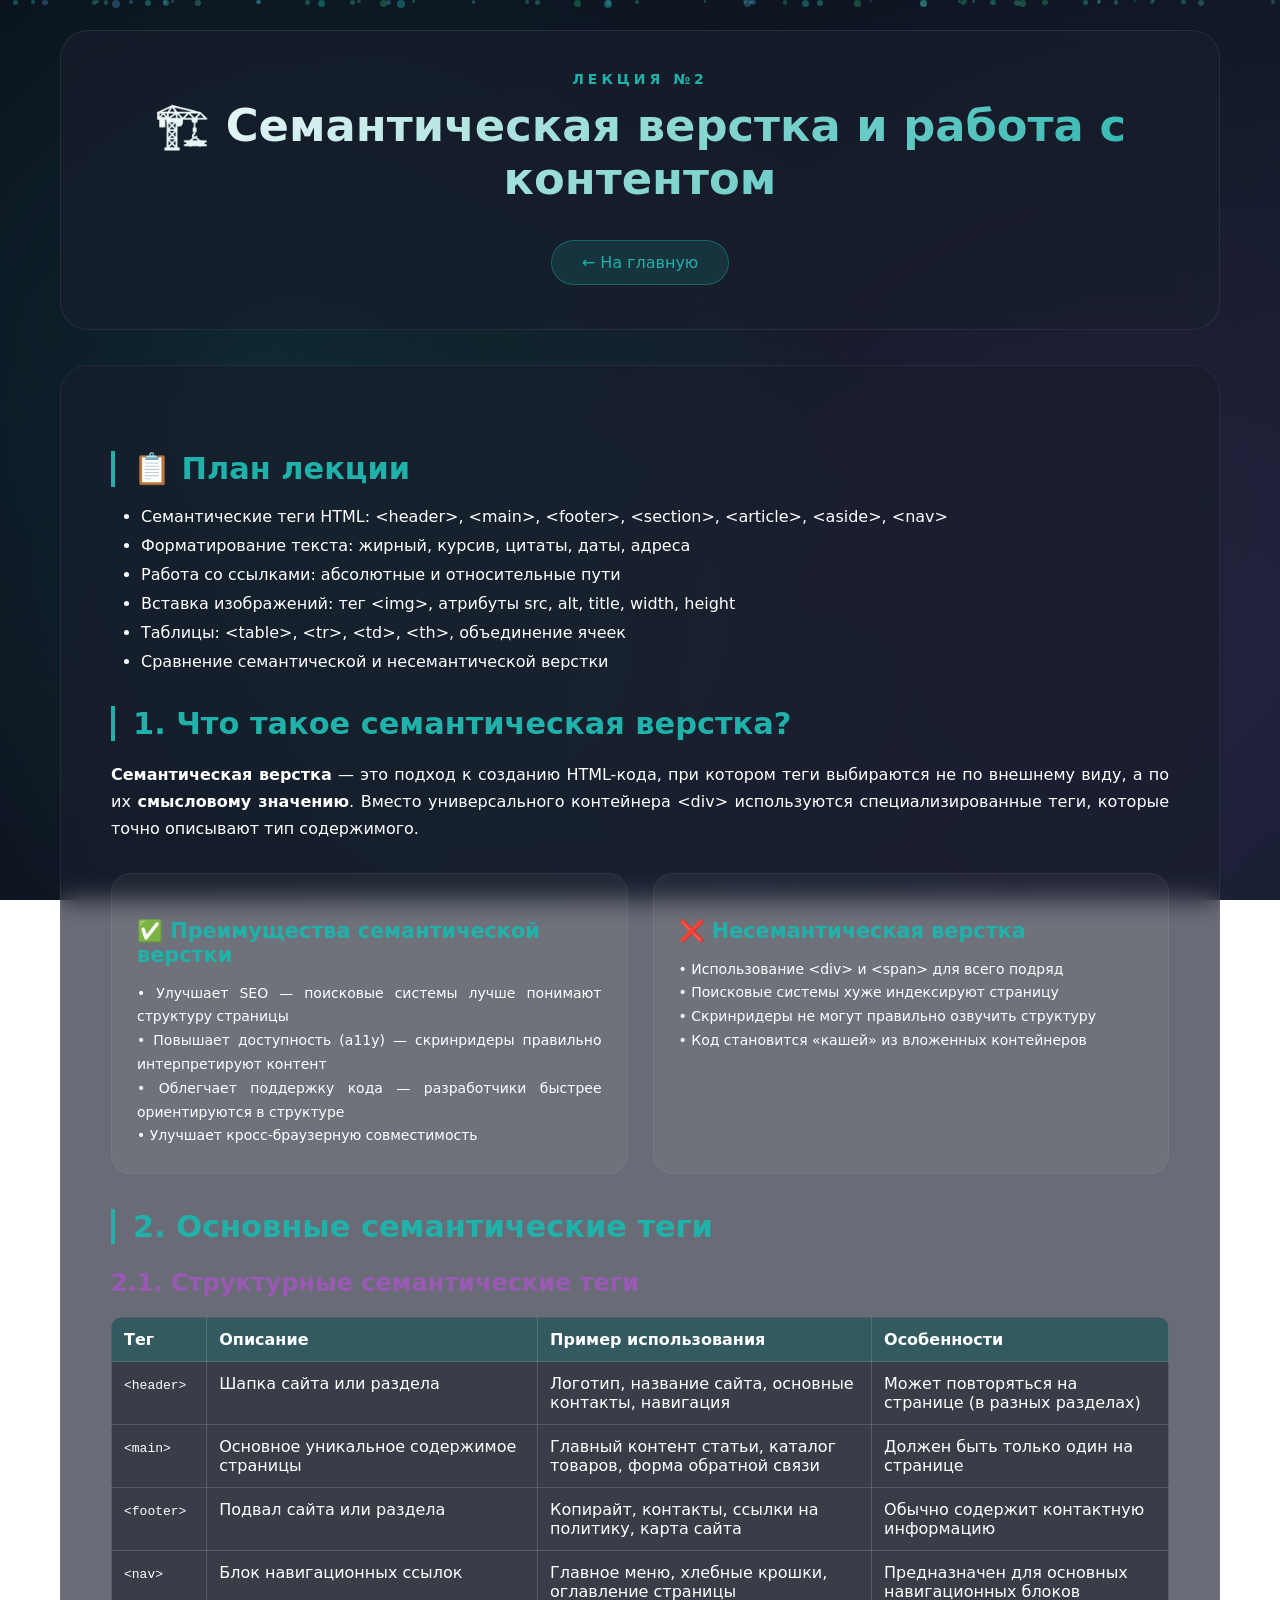
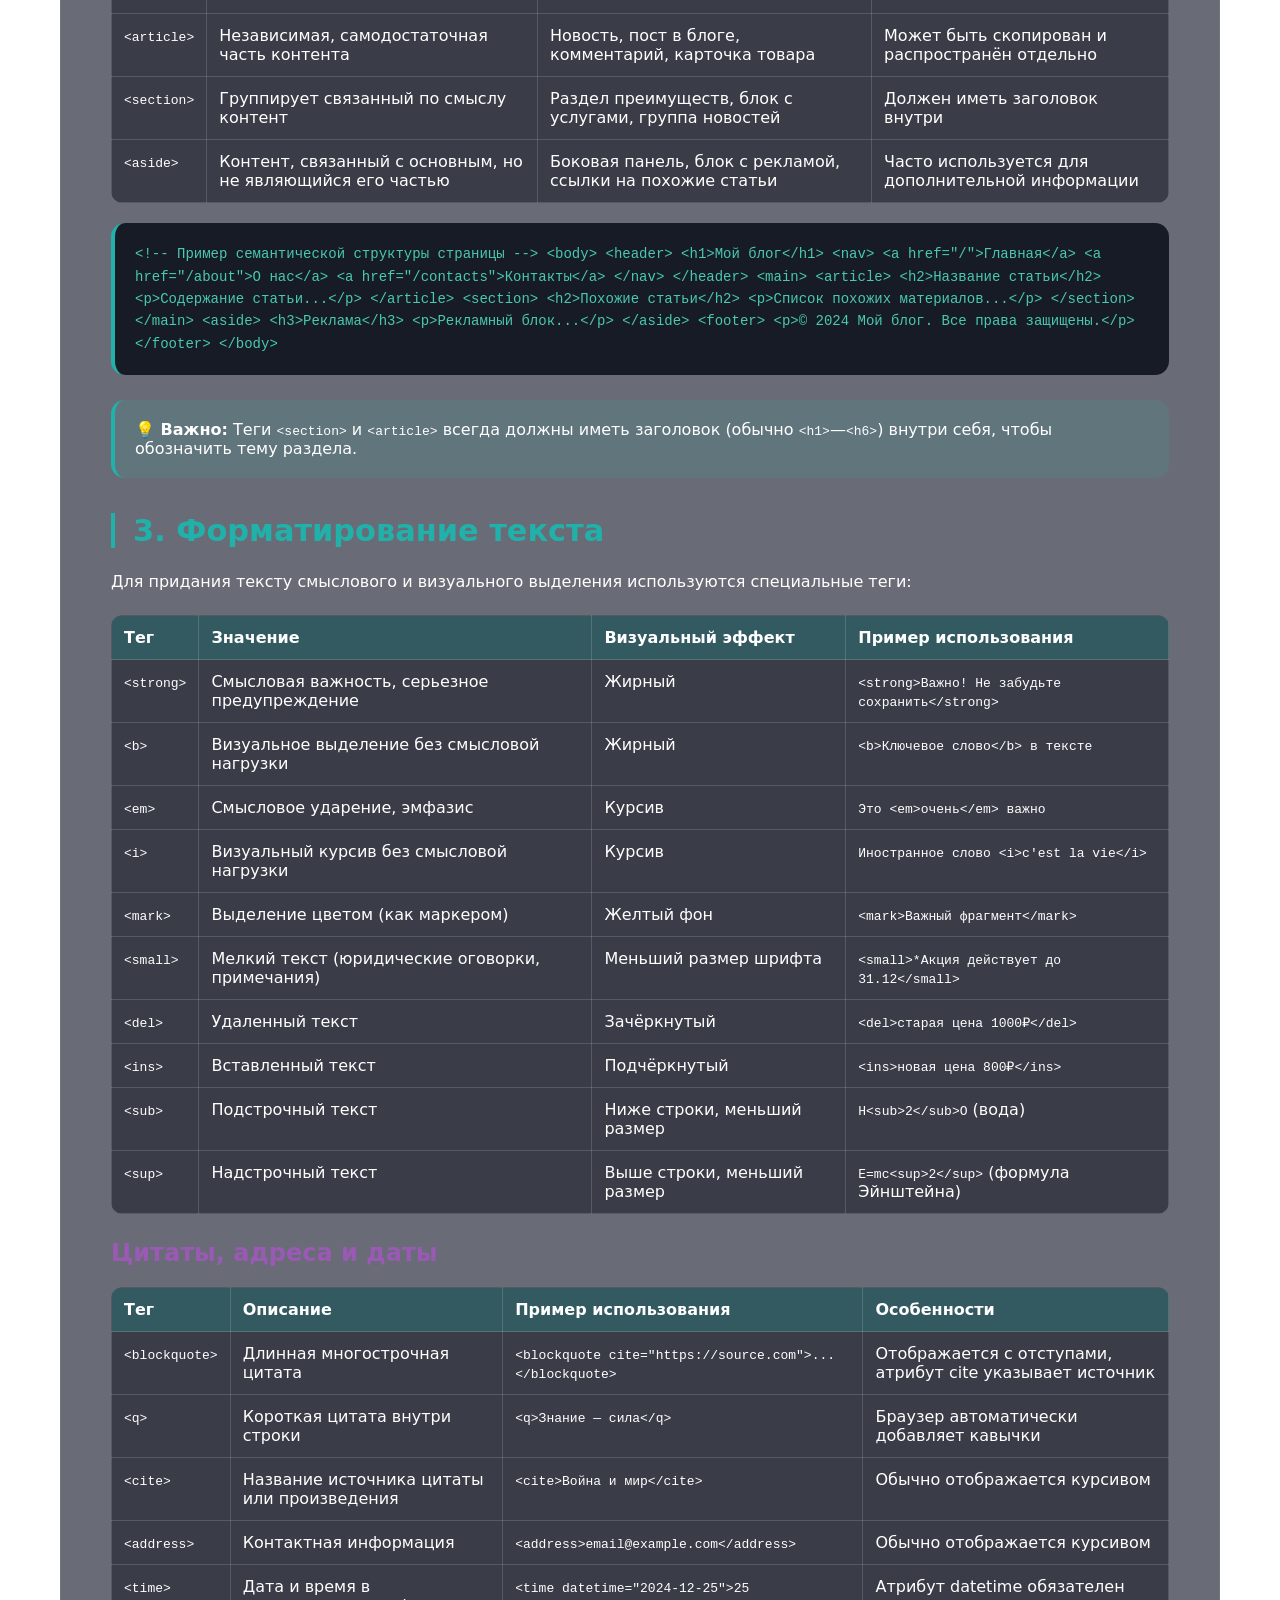
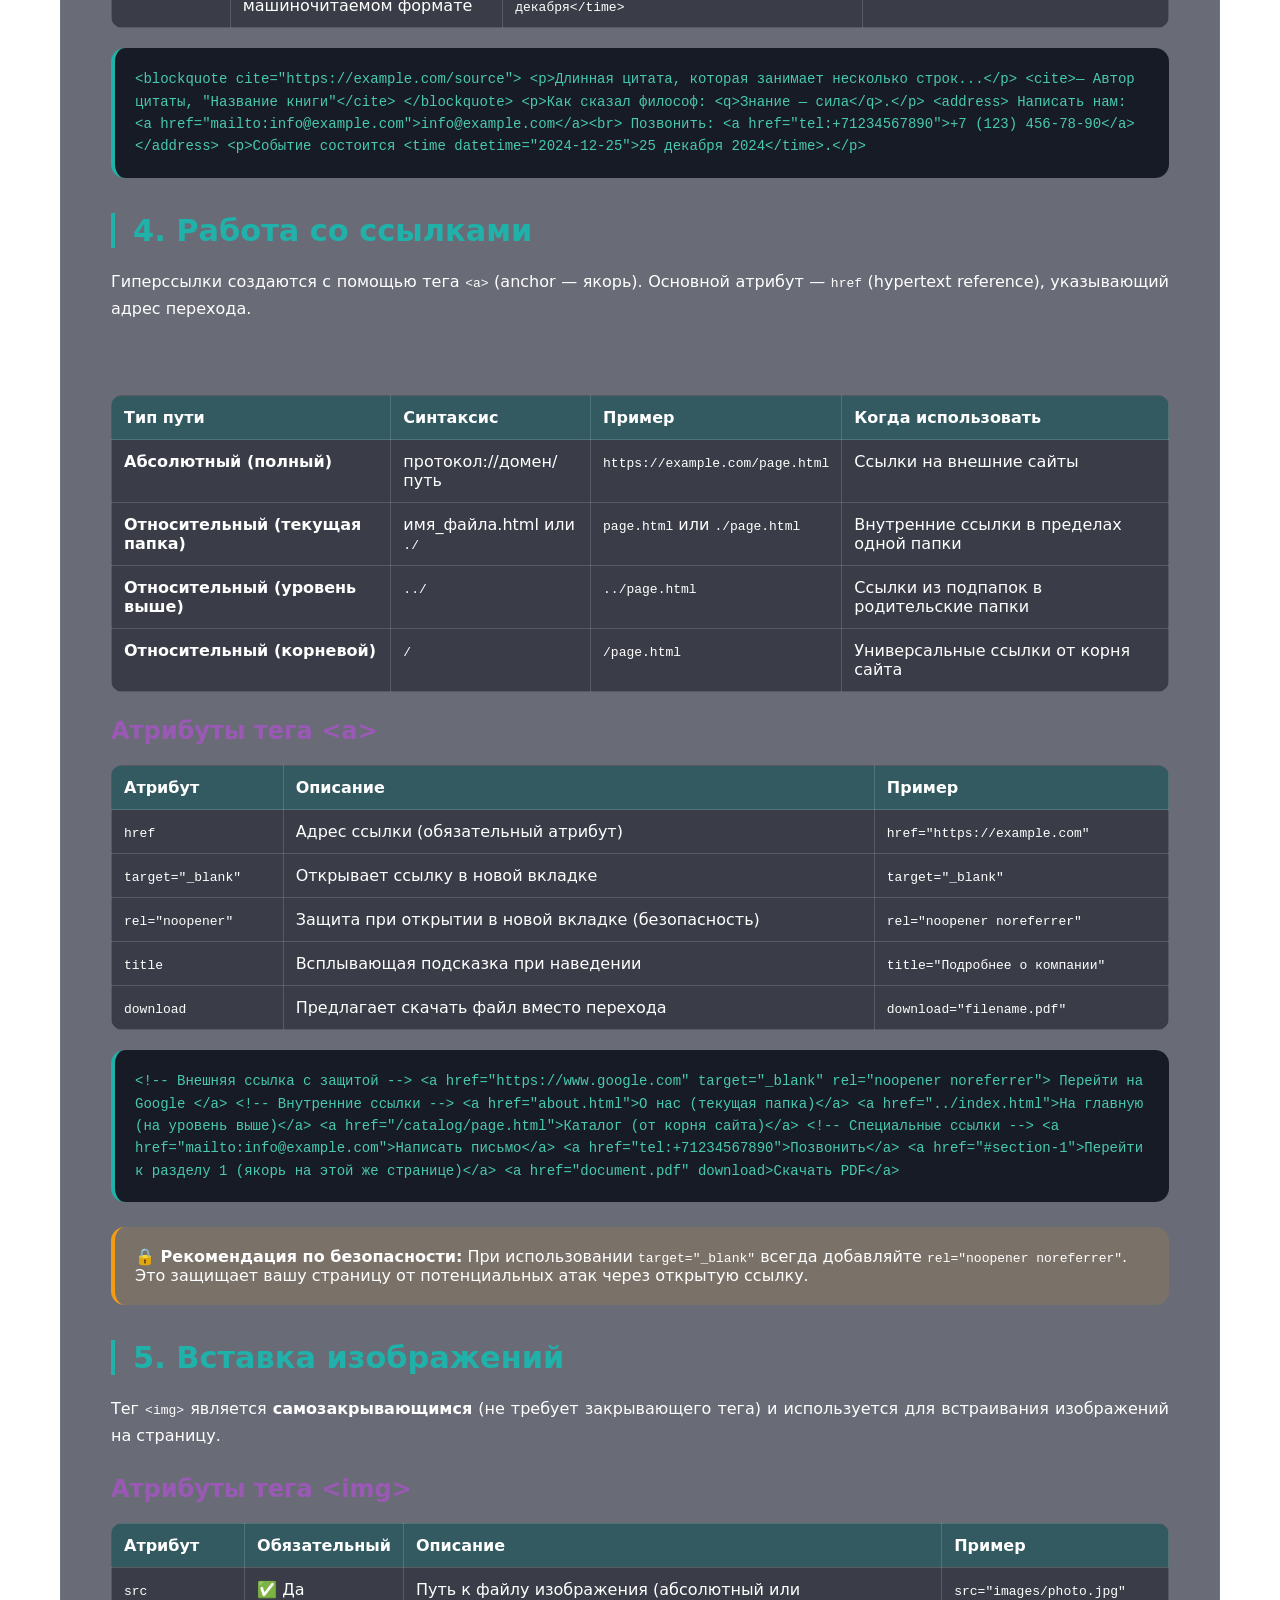
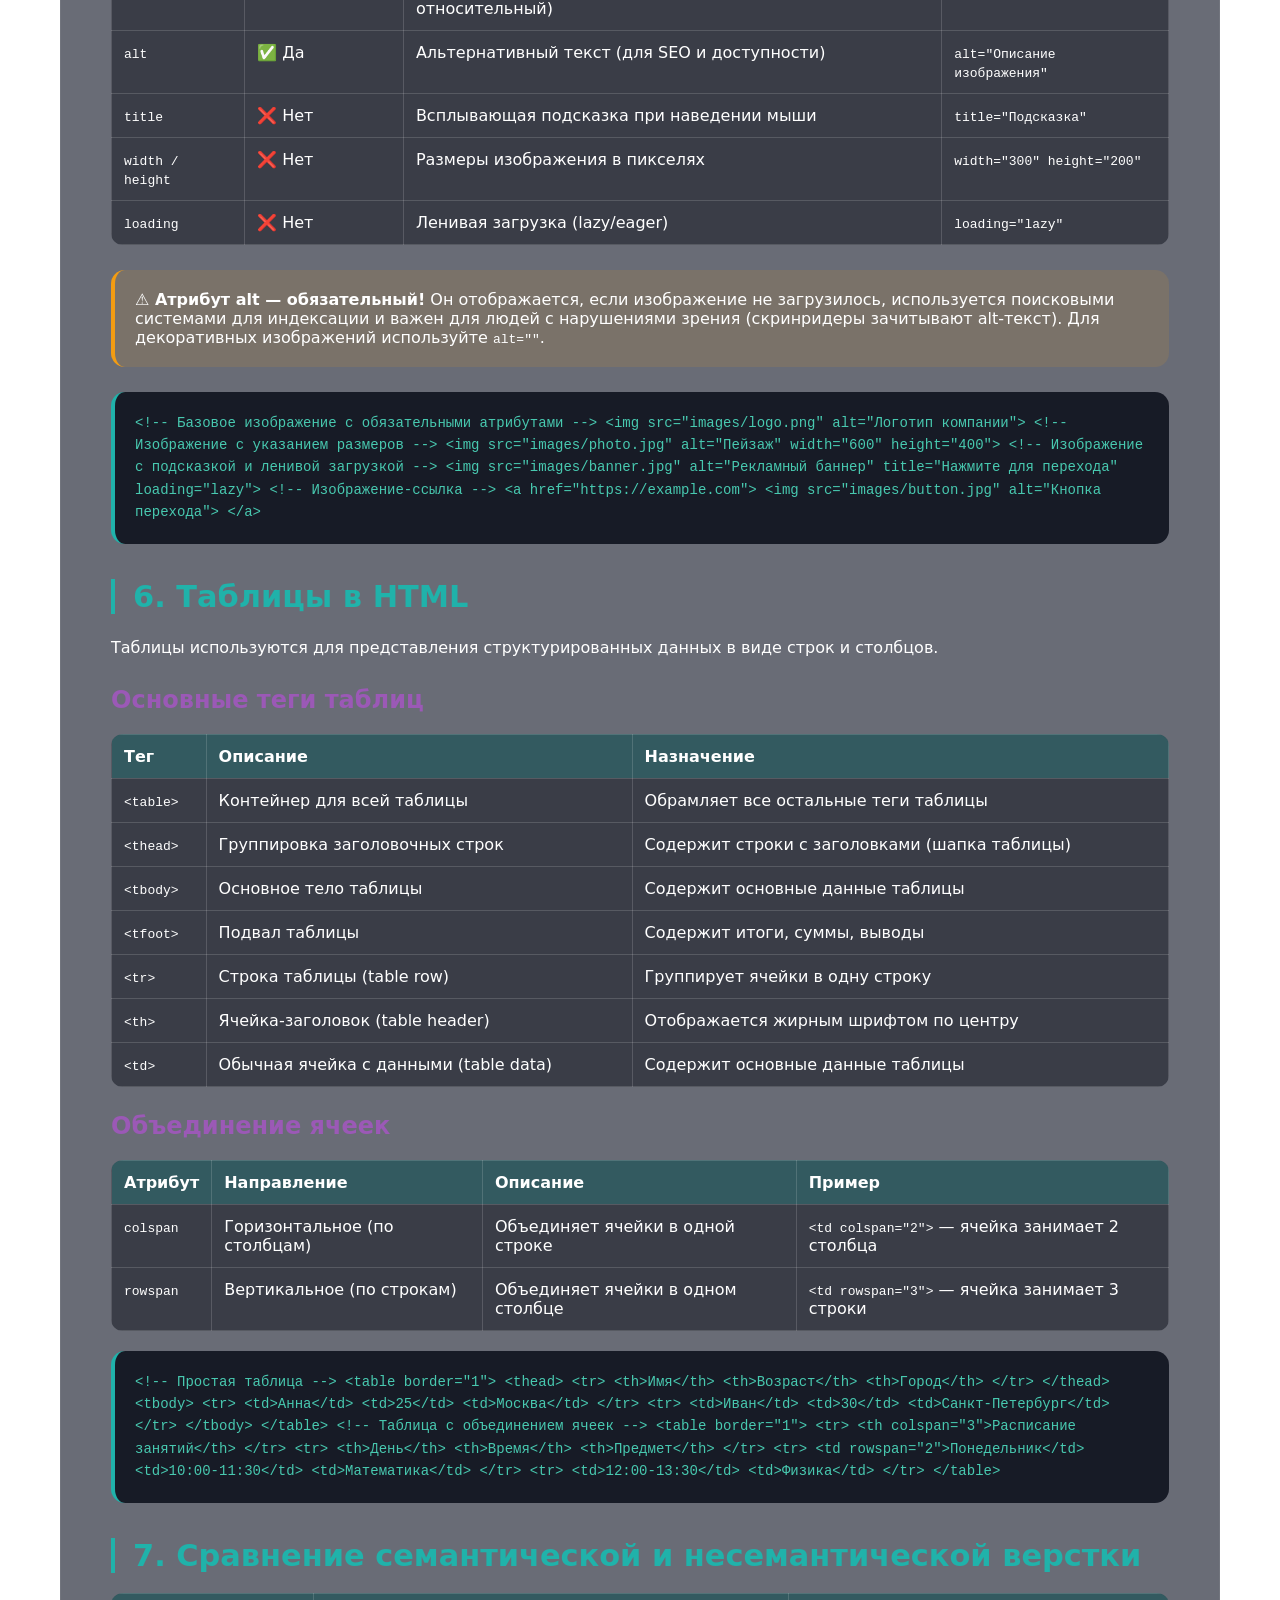
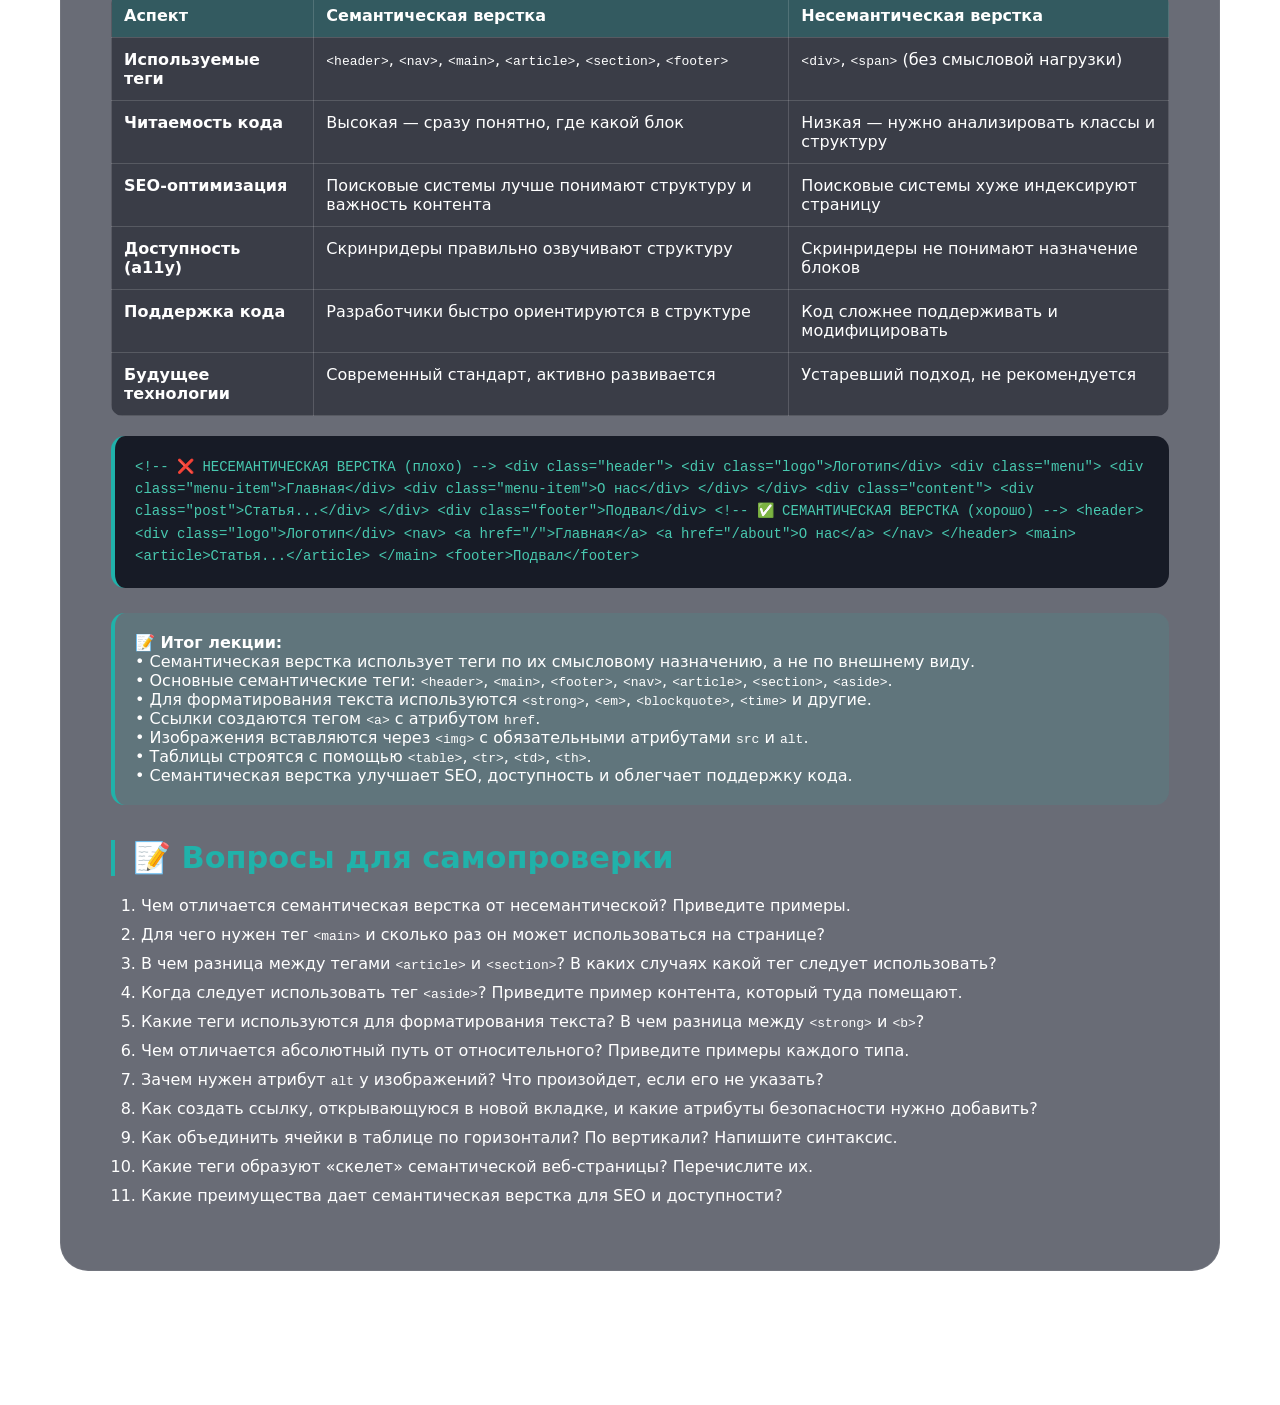
<file: lecture2.html>
<!DOCTYPE html>
<html lang="ru">
<head>
    <meta charset="UTF-8">
    <meta name="viewport" content="width=device-width, initial-scale=1.0">
    <title>Лекция 2 | Семантическая верстка и работа с контентом</title>
    <style>
        * {
            margin: 0;
            padding: 0;
            box-sizing: border-box;
        }

        body {
            font-family: 'Segoe UI', 'Roboto', system-ui, sans-serif;
            min-height: 100vh;
            overflow-x: hidden;
            position: relative;
        }

        body::before {
            content: '';
            position: fixed;
            top: 0;
            left: 0;
            width: 100%;
            height: 100%;
            background: linear-gradient(135deg, 
                #0a0f1a 0%, 
                #0f1623 15%, 
                #1a1f35 30%, 
                #0d1b2a 45%, 
                #1b263b 60%, 
                #0f1623 80%, 
                #0a0f1a 100%);
            background-size: 300% 300%;
            animation: gradientShift 12s ease infinite;
            z-index: -2;
        }

        body::after {
            content: '';
            position: fixed;
            top: 0;
            left: 0;
            width: 100%;
            height: 100%;
            background: radial-gradient(circle at 20% 40%, rgba(32,178,170,0.12) 0%, transparent 50%),
                        radial-gradient(circle at 80% 60%, rgba(155,89,182,0.1) 0%, transparent 50%),
                        radial-gradient(circle at 40% 80%, rgba(46,204,113,0.08) 0%, transparent 50%);
            pointer-events: none;
            z-index: -1;
            animation: subtlePulse 8s ease infinite;
        }

        @keyframes gradientShift {
            0% { background-position: 0% 50%; }
            25% { background-position: 50% 100%; }
            50% { background-position: 100% 50%; }
            75% { background-position: 50% 0%; }
            100% { background-position: 0% 50%; }
        }

        @keyframes subtlePulse {
            0%, 100% { opacity: 0.6; }
            50% { opacity: 1; }
        }

        .particles {
            position: fixed;
            top: 0;
            left: 0;
            width: 100%;
            height: 100%;
            pointer-events: none;
            z-index: 0;
            overflow: hidden;
        }

        .particle {
            position: absolute;
            background: rgba(32,178,170,0.4);
            border-radius: 50%;
            animation: floatParticle linear infinite;
        }

        @keyframes floatParticle {
            0% {
                transform: translateY(100vh) translateX(0) rotate(0deg);
                opacity: 0;
            }
            10% {
                opacity: 0.8;
            }
            90% {
                opacity: 0.5;
            }
            100% {
                transform: translateY(-20vh) translateX(50px) rotate(360deg);
                opacity: 0;
            }
        }

        .container {
            max-width: 1200px;
            margin: 0 auto;
            position: relative;
            z-index: 2;
            padding: 30px 20px;
        }

        .lecture-header {
            background: rgba(25, 30, 45, 0.7);
            backdrop-filter: blur(12px);
            border-radius: 28px;
            padding: 40px;
            margin-bottom: 35px;
            text-align: center;
            border: 1px solid rgba(255,255,255,0.08);
            animation: fadeInDown 0.8s ease-out;
            transition: all 0.3s;
        }

        .lecture-header:hover {
            border-color: rgba(32,178,170,0.3);
            box-shadow: 0 0 30px rgba(32,178,170,0.1);
        }

        @keyframes fadeInDown {
            from {
                opacity: 0;
                transform: translateY(-40px);
            }
            to {
                opacity: 1;
                transform: translateY(0);
            }
        }

        .lecture-header h1 {
            font-size: 2.8em;
            background: linear-gradient(135deg, #ffffff, #20b2aa, #9b59b6);
            background-size: 200% 200%;
            -webkit-background-clip: text;
            background-clip: text;
            color: transparent;
            margin-bottom: 15px;
            animation: textGradient 4s ease infinite;
        }

        @keyframes textGradient {
            0% { background-position: 0% 50%; }
            50% { background-position: 100% 50%; }
            100% { background-position: 0% 50%; }
        }

        .lecture-header .lecture-number {
            color: #20b2aa;
            font-size: 14px;
            letter-spacing: 4px;
            margin-bottom: 12px;
            text-transform: uppercase;
            font-weight: 600;
        }

        .back-btn {
            display: inline-block;
            background: rgba(32,178,170,0.15);
            border: 1px solid rgba(32,178,170,0.4);
            border-radius: 40px;
            padding: 12px 30px;
            color: #20b2aa;
            text-decoration: none;
            margin-top: 20px;
            transition: all 0.3s cubic-bezier(0.2, 0.9, 0.4, 1.1);
            font-weight: 500;
            backdrop-filter: blur(4px);
            position: relative;
            overflow: hidden;
        }

        .back-btn::before {
            content: '';
            position: absolute;
            top: 50%;
            left: 50%;
            width: 0;
            height: 0;
            border-radius: 50%;
            background: rgba(32,178,170,0.3);
            transform: translate(-50%, -50%);
            transition: width 0.5s, height 0.5s;
        }

        .back-btn:hover::before {
            width: 300px;
            height: 300px;
        }

        .back-btn:hover {
            background: #20b2aa;
            color: white;
            transform: translateY(-3px) scale(1.02);
            box-shadow: 0 10px 25px rgba(32,178,170,0.3);
            border-color: transparent;
        }

        .back-btn:active {
            transform: translateY(0) scale(0.98);
        }

        .content {
            background: rgba(25, 30, 45, 0.65);
            backdrop-filter: blur(12px);
            border-radius: 28px;
            padding: 50px;
            border: 1px solid rgba(255,255,255,0.06);
            animation: fadeInUp 0.8s ease-out 0.2s both;
            transition: all 0.3s;
            color: #ffffff;
        }

        @keyframes fadeInUp {
            from {
                opacity: 0;
                transform: translateY(40px);
            }
            to {
                opacity: 1;
                transform: translateY(0);
            }
        }

        .content:hover {
            border-color: rgba(32,178,170,0.15);
        }

        .content h2 {
            color: #20b2aa;
            margin: 35px 0 20px 0;
            font-size: 1.9em;
            border-left: 4px solid #20b2aa;
            padding-left: 18px;
            transition: transform 0.3s;
        }

        .content h2:hover {
            transform: translateX(5px);
        }

        .content h3 {
            color: #9b59b6;
            margin: 25px 0 12px 0;
            font-size: 1.5em;
        }

        .content h4 {
            color: #f39c12;
            margin: 20px 0 10px 0;
            font-size: 1.2em;
        }

        .content p {
            margin-bottom: 16px;
            text-align: justify;
            line-height: 1.7;
            color: #ffffff;
        }

        .content ul, .content ol {
            margin: 15px 0 15px 30px;
            color: #ffffff;
        }

        .content li {
            margin-bottom: 10px;
            transition: transform 0.2s;
            color: #ffffff;
        }

        .content li:hover {
            transform: translateX(5px);
            color: #20b2aa;
        }

        .code-block {
            background: rgba(10, 14, 25, 0.85);
            border-left: 4px solid #20b2aa;
            padding: 20px;
            border-radius: 14px;
            margin: 20px 0;
            font-family: 'Consolas', 'Monaco', monospace;
            font-size: 14px;
            overflow-x: auto;
            line-height: 1.6;
            transition: all 0.3s;
            position: relative;
            color: #ffffff;
        }

        .code-block:hover {
            transform: scale(1.01);
            border-left-color: #48c9b0;
            box-shadow: 0 5px 20px rgba(0,0,0,0.3);
        }

        .code-block code {
            color: #48c9b0;
        }

        .note {
            background: rgba(32,178,170,0.12);
            border-left: 4px solid #20b2aa;
            padding: 20px;
            border-radius: 14px;
            margin: 25px 0;
            transition: all 0.3s;
            color: #ffffff;
        }

        .note:hover {
            background: rgba(32,178,170,0.18);
            transform: translateX(5px);
        }

        .warning-note {
            background: rgba(243,156,18,0.12);
            border-left: 4px solid #f39c12;
            padding: 20px;
            border-radius: 14px;
            margin: 25px 0;
            transition: all 0.3s;
            color: #ffffff;
        }

        .warning-note:hover {
            background: rgba(243,156,18,0.18);
            transform: translateX(5px);
        }

        .info-grid {
            display: grid;
            grid-template-columns: repeat(auto-fit, minmax(280px, 1fr));
            gap: 25px;
            margin: 30px 0;
        }

        .info-card {
            background: rgba(255,255,255,0.04);
            border-radius: 20px;
            padding: 25px;
            border: 1px solid rgba(255,255,255,0.06);
            transition: all 0.3s cubic-bezier(0.2, 0.9, 0.4, 1.1);
            cursor: pointer;
            color: #ffffff;
        }

        .info-card:hover {
            transform: translateY(-8px);
            background: rgba(255,255,255,0.08);
            border-color: rgba(32,178,170,0.3);
            box-shadow: 0 15px 30px rgba(0,0,0,0.3);
        }

        .info-card:active {
            transform: translateY(-2px) scale(0.98);
        }

        .info-card h4 {
            color: #20b2aa;
            margin-bottom: 15px;
            font-size: 1.3em;
        }

        .info-card p {
            font-size: 14px;
            margin-bottom: 0;
            color: #ffffff;
        }

        .info-card code {
            color: #48c9b0;
            background: rgba(0,0,0,0.3);
            padding: 2px 6px;
            border-radius: 6px;
            display: inline-block;
            margin-top: 8px;
        }

        table {
            width: 100%;
            border-collapse: collapse;
            margin: 20px 0;
            background: rgba(10, 14, 25, 0.5);
            border-radius: 12px;
            overflow: hidden;
        }
        th, td {
            border: 1px solid rgba(255,255,255,0.15);
            padding: 12px;
            text-align: left;
            vertical-align: top;
            color: #ffffff !important;
        }
        th { 
            background: rgba(32,178,170,0.25);
            color: #ffffff !important;
            font-weight: 600;
        }

        .footer {
            text-align: center;
            margin-top: 40px;
            padding-top: 25px;
            border-top: 1px solid rgba(255,255,255,0.06);
            color: rgba(255,255,255,0.5);
            font-size: 13px;
            animation: fadeInUp 0.8s ease-out 0.4s both;
        }

        ::-webkit-scrollbar {
            width: 8px;
        }
        ::-webkit-scrollbar-track {
            background: rgba(15, 20, 35, 0.8);
            border-radius: 10px;
        }
        ::-webkit-scrollbar-thumb {
            background: #20b2aa;
            border-radius: 10px;
        }
        ::-webkit-scrollbar-thumb:hover {
            background: #48c9b0;
        }

        @media (max-width: 768px) {
            .container { padding: 20px 15px; }
            .lecture-header { padding: 25px; }
            .lecture-header h1 { font-size: 1.8em; }
            .content { padding: 25px; }
            .content h2 { font-size: 1.5em; }
            .info-grid { grid-template-columns: 1fr; }
            th, td { padding: 8px; font-size: 13px; }
        }
    </style>
</head>
<body>
    <div class="particles" id="particles"></div>

    <div class="container">
        <div class="lecture-header">
            <div class="lecture-number">Лекция №2</div>
            <h1>🏗️ Семантическая верстка и работа с контентом</h1>
            <a href="index.html" class="back-btn">← На главную</a>
        </div>
        
        <div class="content">
            <h2>📋 План лекции</h2>
            <ul>
                <li>Семантические теги HTML: &lt;header&gt;, &lt;main&gt;, &lt;footer&gt;, &lt;section&gt;, &lt;article&gt;, &lt;aside&gt;, &lt;nav&gt;</li>
                <li>Форматирование текста: жирный, курсив, цитаты, даты, адреса</li>
                <li>Работа со ссылками: абсолютные и относительные пути</li>
                <li>Вставка изображений: тег &lt;img&gt;, атрибуты src, alt, title, width, height</li>
                <li>Таблицы: &lt;table&gt;, &lt;tr&gt;, &lt;td&gt;, &lt;th&gt;, объединение ячеек</li>
                <li>Сравнение семантической и несемантической верстки</li>
            </ul>

            <h2>1. Что такое семантическая верстка?</h2>
            <p><strong>Семантическая верстка</strong> — это подход к созданию HTML-кода, при котором теги выбираются не по внешнему виду, а по их <strong>смысловому значению</strong>. Вместо универсального контейнера &lt;div&gt; используются специализированные теги, которые точно описывают тип содержимого.</p>
            
            <div class="info-grid">
                <div class="info-card">
                    <h4>✅ Преимущества семантической верстки</h4>
                    <p>• Улучшает SEO — поисковые системы лучше понимают структуру страницы<br>• Повышает доступность (a11y) — скринридеры правильно интерпретируют контент<br>• Облегчает поддержку кода — разработчики быстрее ориентируются в структуре<br>• Улучшает кросс-браузерную совместимость</p>
                </div>
                <div class="info-card">
                    <h4>❌ Несемантическая верстка</h4>
                    <p>• Использование &lt;div&gt; и &lt;span&gt; для всего подряд<br>• Поисковые системы хуже индексируют страницу<br>• Скринридеры не могут правильно озвучить структуру<br>• Код становится «кашей» из вложенных контейнеров</p>
                </div>
            </div>

            <h2>2. Основные семантические теги</h2>
            
            <h3>2.1. Структурные семантические теги</h3>
            
            <table>
                <thead>
                    <tr><th>Тег</th><th>Описание</th><th>Пример использования</th><th>Особенности</th></tr>
                </thead>
                <tbody>
                    <tr><td><code>&lt;header&gt;</code></td><td>Шапка сайта или раздела</td><td>Логотип, название сайта, основные контакты, навигация</td><td>Может повторяться на странице (в разных разделах)</td></tr>
                    <tr><td><code>&lt;main&gt;</code></td><td>Основное уникальное содержимое страницы</td><td>Главный контент статьи, каталог товаров, форма обратной связи</td><td>Должен быть только один на странице</td></tr>
                    <tr><td><code>&lt;footer&gt;</code></td><td>Подвал сайта или раздела</td><td>Копирайт, контакты, ссылки на политику, карта сайта</td><td>Обычно содержит контактную информацию</td></tr>
                    <tr><td><code>&lt;nav&gt;</code></td><td>Блок навигационных ссылок</td><td>Главное меню, хлебные крошки, оглавление страницы</td><td>Предназначен для основных навигационных блоков</td></tr>
                    <tr><td><code>&lt;article&gt;</code></td><td>Независимая, самодостаточная часть контента</td><td>Новость, пост в блоге, комментарий, карточка товара</td><td>Может быть скопирован и распространён отдельно</td></tr>
                    <tr><td><code>&lt;section&gt;</code></td><td>Группирует связанный по смыслу контент</td><td>Раздел преимуществ, блок с услугами, группа новостей</td><td>Должен иметь заголовок внутри</td></tr>
                    <tr><td><code>&lt;aside&gt;</code></td><td>Контент, связанный с основным, но не являющийся его частью</td><td>Боковая панель, блок с рекламой, ссылки на похожие статьи</td><td>Часто используется для дополнительной информации</td></tr>
                </tbody>
            </table>

            <div class="code-block">
<code>
&lt;!-- Пример семантической структуры страницы --&gt;
&lt;body&gt;
    &lt;header&gt;
        &lt;h1&gt;Мой блог&lt;/h1&gt;
        &lt;nav&gt;
            &lt;a href="/"&gt;Главная&lt;/a&gt;
            &lt;a href="/about"&gt;О нас&lt;/a&gt;
            &lt;a href="/contacts"&gt;Контакты&lt;/a&gt;
        &lt;/nav&gt;
    &lt;/header&gt;
    
    &lt;main&gt;
        &lt;article&gt;
            &lt;h2&gt;Название статьи&lt;/h2&gt;
            &lt;p&gt;Содержание статьи...&lt;/p&gt;
        &lt;/article&gt;
        
        &lt;section&gt;
            &lt;h2&gt;Похожие статьи&lt;/h2&gt;
            &lt;p&gt;Список похожих материалов...&lt;/p&gt;
        &lt;/section&gt;
    &lt;/main&gt;
    
    &lt;aside&gt;
        &lt;h3&gt;Реклама&lt;/h3&gt;
        &lt;p&gt;Рекламный блок...&lt;/p&gt;
    &lt;/aside&gt;
    
    &lt;footer&gt;
        &lt;p&gt;© 2024 Мой блог. Все права защищены.&lt;/p&gt;
    &lt;/footer&gt;
&lt;/body&gt;
</code>
            </div>

            <div class="note">
                <strong>💡 Важно:</strong> Теги <code>&lt;section&gt;</code> и <code>&lt;article&gt;</code> всегда должны иметь заголовок (обычно <code>&lt;h1&gt;</code>—<code>&lt;h6&gt;</code>) внутри себя, чтобы обозначить тему раздела.
            </div>

            <h2>3. Форматирование текста</h2>
            <p>Для придания тексту смыслового и визуального выделения используются специальные теги:</p>
            
            <table>
                <thead>
                    <tr><th>Тег</th><th>Значение</th><th>Визуальный эффект</th><th>Пример использования</th></tr>
                </thead>
                <tbody>
                    <tr><td><code>&lt;strong&gt;</code></td><td>Смысловая важность, серьезное предупреждение</td><td>Жирный</td><td><code>&lt;strong&gt;Важно! Не забудьте сохранить&lt;/strong&gt;</code></td></tr>
                    <tr><td><code>&lt;b&gt;</code></td><td>Визуальное выделение без смысловой нагрузки</td><td>Жирный</td><td><code>&lt;b&gt;Ключевое слово&lt;/b&gt; в тексте</code></td></tr>
                    <tr><td><code>&lt;em&gt;</code></td><td>Смысловое ударение, эмфазис</td><td>Курсив</td><td><code>Это &lt;em&gt;очень&lt;/em&gt; важно</code></td></tr>
                    <tr><td><code>&lt;i&gt;</code></td><td>Визуальный курсив без смысловой нагрузки</td><td>Курсив</td><td><code>Иностранное слово &lt;i&gt;c'est la vie&lt;/i&gt;</code></td></tr>
                    <tr><td><code>&lt;mark&gt;</code></td><td>Выделение цветом (как маркером)</td><td>Желтый фон</td><td><code>&lt;mark&gt;Важный фрагмент&lt;/mark&gt;</code></td></tr>
                    <tr><td><code>&lt;small&gt;</code></td><td>Мелкий текст (юридические оговорки, примечания)</td><td>Меньший размер шрифта</td><td><code>&lt;small&gt;*Акция действует до 31.12&lt;/small&gt;</code></td></tr>
                    <tr><td><code>&lt;del&gt;</code></td><td>Удаленный текст</td><td>Зачёркнутый</td><td><code>&lt;del&gt;старая цена 1000₽&lt;/del&gt;</code></td></tr>
                    <tr><td><code>&lt;ins&gt;</code></td><td>Вставленный текст</td><td>Подчёркнутый</td><td><code>&lt;ins&gt;новая цена 800₽&lt;/ins&gt;</code></td></tr>
                    <tr><td><code>&lt;sub&gt;</code></td><td>Подстрочный текст</td><td>Ниже строки, меньший размер</td><td><code>H&lt;sub&gt;2&lt;/sub&gt;O</code> (вода)</td></tr>
                    <tr><td><code>&lt;sup&gt;</code></td><td>Надстрочный текст</td><td>Выше строки, меньший размер</td><td><code>E=mc&lt;sup&gt;2&lt;/sup&gt;</code> (формула Эйнштейна)</td></tr>
                </tbody>
            </table>

            <h3>Цитаты, адреса и даты</h3>
            <table>
                <thead>
                    <tr><th>Тег</th><th>Описание</th><th>Пример использования</th><th>Особенности</th></tr>
                </thead>
                <tbody>
                    <tr><td><code>&lt;blockquote&gt;</code></td><td>Длинная многострочная цитата</td><td><code>&lt;blockquote cite="https://source.com"&gt;...&lt;/blockquote&gt;</code></td><td>Отображается с отступами, атрибут cite указывает источник</td></tr>
                    <tr><td><code>&lt;q&gt;</code></td><td>Короткая цитата внутри строки</td><td><code>&lt;q&gt;Знание — сила&lt;/q&gt;</code></td><td>Браузер автоматически добавляет кавычки</td></tr>
                    <tr><td><code>&lt;cite&gt;</code></td><td>Название источника цитаты или произведения</td><td><code>&lt;cite&gt;Война и мир&lt;/cite&gt;</code></td><td>Обычно отображается курсивом</td></tr>
                    <tr><td><code>&lt;address&gt;</code></td><td>Контактная информация</td><td><code>&lt;address&gt;email@example.com&lt;/address&gt;</code></td><td>Обычно отображается курсивом</td></tr>
                    <tr><td><code>&lt;time&gt;</code></td><td>Дата и время в машиночитаемом формате</td><td><code>&lt;time datetime="2024-12-25"&gt;25 декабря&lt;/time&gt;</code></td><td>Атрибут datetime обязателен</td></tr>
                </tbody>
            </table>

            <div class="code-block">
<code>
&lt;blockquote cite="https://example.com/source"&gt;
    &lt;p&gt;Длинная цитата, которая занимает несколько строк...&lt;/p&gt;
    &lt;cite&gt;— Автор цитаты, "Название книги"&lt;/cite&gt;
&lt;/blockquote&gt;

&lt;p&gt;Как сказал философ: &lt;q&gt;Знание — сила&lt;/q&gt;.&lt;/p&gt;

&lt;address&gt;
    Написать нам: &lt;a href="mailto:info@example.com"&gt;info@example.com&lt;/a&gt;&lt;br&gt;
    Позвонить: &lt;a href="tel:+71234567890"&gt;+7 (123) 456-78-90&lt;/a&gt;
&lt;/address&gt;

&lt;p&gt;Событие состоится &lt;time datetime="2024-12-25"&gt;25 декабря 2024&lt;/time&gt;.&lt;/p&gt;
</code>
            </div>

            <h2>4. Работа со ссылками</h2>
            <p>Гиперссылки создаются с помощью тега <code>&lt;a&gt;</code> (anchor — якорь). Основной атрибут — <code>href</code> (hypertext reference), указывающий адрес перехода.</p>

            <h3>Типы путей для ссылок</h3>
            
            <table>
                <thead>
                    <tr><th>Тип пути</th><th>Синтаксис</th><th>Пример</th><th>Когда использовать</th></tr>
                </thead>
                <tbody>
                    <tr><td><strong>Абсолютный (полный)</strong></td><td>протокол://домен/путь</td><td><code>https://example.com/page.html</code></td><td>Ссылки на внешние сайты</td></tr>
                    <tr><td><strong>Относительный (текущая папка)</strong></td><td>имя_файла.html или <code>./</code></td><td><code>page.html</code> или <code>./page.html</code></td><td>Внутренние ссылки в пределах одной папки</td></tr>
                    <tr><td><strong>Относительный (уровень выше)</strong></td><td><code>../</code></td><td><code>../page.html</code></td><td>Ссылки из подпапок в родительские папки</td></tr>
                    <tr><td><strong>Относительный (корневой)</strong></td><td><code>/</code></td><td><code>/page.html</code></td><td>Универсальные ссылки от корня сайта</td></tr>
                </tbody>
            </table>

            <h3>Атрибуты тега &lt;a&gt;</h3>
            <table>
                <thead>
                    <tr><th>Атрибут</th><th>Описание</th><th>Пример</th></tr>
                </thead>
                <tbody>
                    <tr><td><code>href</code></td><td>Адрес ссылки (обязательный атрибут)</td><td><code>href="https://example.com"</code></td></tr>
                    <tr><td><code>target="_blank"</code></td><td>Открывает ссылку в новой вкладке</td><td><code>target="_blank"</code></td></tr>
                    <tr><td><code>rel="noopener"</code></td><td>Защита при открытии в новой вкладке (безопасность)</td><td><code>rel="noopener noreferrer"</code></td></tr>
                    <tr><td><code>title</code></td><td>Всплывающая подсказка при наведении</td><td><code>title="Подробнее о компании"</code></td></tr>
                    <tr><td><code>download</code></td><td>Предлагает скачать файл вместо перехода</td><td><code>download="filename.pdf"</code></td></tr>
                </tbody>
            </table>

            <div class="code-block">
<code>
&lt;!-- Внешняя ссылка с защитой --&gt;
&lt;a href="https://www.google.com" target="_blank" rel="noopener noreferrer"&gt;
    Перейти на Google
&lt;/a&gt;

&lt;!-- Внутренние ссылки --&gt;
&lt;a href="about.html"&gt;О нас (текущая папка)&lt;/a&gt;
&lt;a href="../index.html"&gt;На главную (на уровень выше)&lt;/a&gt;
&lt;a href="/catalog/page.html"&gt;Каталог (от корня сайта)&lt;/a&gt;

&lt;!-- Специальные ссылки --&gt;
&lt;a href="mailto:info@example.com"&gt;Написать письмо&lt;/a&gt;
&lt;a href="tel:+71234567890"&gt;Позвонить&lt;/a&gt;
&lt;a href="#section-1"&gt;Перейти к разделу 1 (якорь на этой же странице)&lt;/a&gt;
&lt;a href="document.pdf" download&gt;Скачать PDF&lt;/a&gt;
</code>
            </div>

            <div class="warning-note">
                <strong>🔒 Рекомендация по безопасности:</strong> При использовании <code>target="_blank"</code> всегда добавляйте <code>rel="noopener noreferrer"</code>. Это защищает вашу страницу от потенциальных атак через открытую ссылку.
            </div>

            <h2>5. Вставка изображений</h2>
            <p>Тег <code>&lt;img&gt;</code> является <strong>самозакрывающимся</strong> (не требует закрывающего тега) и используется для встраивания изображений на страницу.</p>

            <h3>Атрибуты тега &lt;img&gt;</h3>
            <table>
                <thead>
                    <tr><th>Атрибут</th><th>Обязательный</th><th>Описание</th><th>Пример</th></tr>
                </thead>
                <tbody>
                    <tr><td><code>src</code></td><td>✅ Да</td><td>Путь к файлу изображения (абсолютный или относительный)</td><td><code>src="images/photo.jpg"</code></td></tr>
                    <tr><td><code>alt</code></td><td>✅ Да</td><td>Альтернативный текст (для SEO и доступности)</td><td><code>alt="Описание изображения"</code></td></tr>
                    <tr><td><code>title</code></td><td>❌ Нет</td><td>Всплывающая подсказка при наведении мыши</td><td><code>title="Подсказка"</code></td></tr>
                    <tr><td><code>width / height</code></td><td>❌ Нет</td><td>Размеры изображения в пикселях</td><td><code>width="300" height="200"</code></td></tr>
                    <tr><td><code>loading</code></td><td>❌ Нет</td><td>Ленивая загрузка (lazy/eager)</td><td><code>loading="lazy"</code></td></tr>
                </tbody>
            </table>

            <div class="warning-note">
                <strong>⚠️ Атрибут alt — обязательный!</strong> Он отображается, если изображение не загрузилось, используется поисковыми системами для индексации и важен для людей с нарушениями зрения (скринридеры зачитывают alt-текст). Для декоративных изображений используйте <code>alt=""</code>.
            </div>

            <div class="code-block">
<code>
&lt;!-- Базовое изображение с обязательными атрибутами --&gt;
&lt;img src="images/logo.png" alt="Логотип компании"&gt;

&lt;!-- Изображение с указанием размеров --&gt;
&lt;img src="images/photo.jpg" alt="Пейзаж" width="600" height="400"&gt;

&lt;!-- Изображение с подсказкой и ленивой загрузкой --&gt;
&lt;img src="images/banner.jpg" alt="Рекламный баннер" title="Нажмите для перехода" loading="lazy"&gt;

&lt;!-- Изображение-ссылка --&gt;
&lt;a href="https://example.com"&gt;
    &lt;img src="images/button.jpg" alt="Кнопка перехода"&gt;
&lt;/a&gt;
</code>
            </div>

            <h2>6. Таблицы в HTML</h2>
            <p>Таблицы используются для представления структурированных данных в виде строк и столбцов.</p>

            <h3>Основные теги таблиц</h3>
            <table>
                <thead>
                    <tr><th>Тег</th><th>Описание</th><th>Назначение</th></tr>
                </thead>
                <tbody>
                    <tr><td><code>&lt;table&gt;</code></td><td>Контейнер для всей таблицы</td><td>Обрамляет все остальные теги таблицы</td></tr>
                    <tr><td><code>&lt;thead&gt;</code></td><td>Группировка заголовочных строк</td><td>Содержит строки с заголовками (шапка таблицы)</td></tr>
                    <tr><td><code>&lt;tbody&gt;</code></td><td>Основное тело таблицы</td><td>Содержит основные данные таблицы</td></tr>
                    <tr><td><code>&lt;tfoot&gt;</code></td><td>Подвал таблицы</td><td>Содержит итоги, суммы, выводы</td></tr>
                    <tr><td><code>&lt;tr&gt;</code></td><td>Строка таблицы (table row)</td><td>Группирует ячейки в одну строку</td></tr>
                    <tr><td><code>&lt;th&gt;</code></td><td>Ячейка-заголовок (table header)</td><td>Отображается жирным шрифтом по центру</td></tr>
                    <tr><td><code>&lt;td&gt;</code></td><td>Обычная ячейка с данными (table data)</td><td>Содержит основные данные таблицы</td></tr>
                </tbody>
            </table>

            <h3>Объединение ячеек</h3>
            <table>
                <thead>
                    <tr><th>Атрибут</th><th>Направление</th><th>Описание</th><th>Пример</th></tr>
                </thead>
                <tbody>
                    <tr><td><code>colspan</code></td><td>Горизонтальное (по столбцам)</td><td>Объединяет ячейки в одной строке</td><td><code>&lt;td colspan="2"&gt;</code> — ячейка занимает 2 столбца</td></tr>
                    <tr><td><code>rowspan</code></td><td>Вертикальное (по строкам)</td><td>Объединяет ячейки в одном столбце</td><td><code>&lt;td rowspan="3"&gt;</code> — ячейка занимает 3 строки</td></tr>
                </tbody>
            </table>

            <div class="code-block">
<code>
&lt;!-- Простая таблица --&gt;
&lt;table border="1"&gt;
    &lt;thead&gt;
        &lt;tr&gt;
            &lt;th&gt;Имя&lt;/th&gt;
            &lt;th&gt;Возраст&lt;/th&gt;
            &lt;th&gt;Город&lt;/th&gt;
        &lt;/tr&gt;
    &lt;/thead&gt;
    &lt;tbody&gt;
        &lt;tr&gt;
            &lt;td&gt;Анна&lt;/td&gt;
            &lt;td&gt;25&lt;/td&gt;
            &lt;td&gt;Москва&lt;/td&gt;
        &lt;/tr&gt;
        &lt;tr&gt;
            &lt;td&gt;Иван&lt;/td&gt;
            &lt;td&gt;30&lt;/td&gt;
            &lt;td&gt;Санкт-Петербург&lt;/td&gt;
        &lt;/tr&gt;
    &lt;/tbody&gt;
&lt;/table&gt;

&lt;!-- Таблица с объединением ячеек --&gt;
&lt;table border="1"&gt;
    &lt;tr&gt;
        &lt;th colspan="3"&gt;Расписание занятий&lt;/th&gt;
    &lt;/tr&gt;
    &lt;tr&gt;
        &lt;th&gt;День&lt;/th&gt;
        &lt;th&gt;Время&lt;/th&gt;
        &lt;th&gt;Предмет&lt;/th&gt;
    &lt;/tr&gt;
    &lt;tr&gt;
        &lt;td rowspan="2"&gt;Понедельник&lt;/td&gt;
        &lt;td&gt;10:00-11:30&lt;/td&gt;
        &lt;td&gt;Математика&lt;/td&gt;
    &lt;/tr&gt;
    &lt;tr&gt;
        &lt;td&gt;12:00-13:30&lt;/td&gt;
        &lt;td&gt;Физика&lt;/td&gt;
    &lt;/tr&gt;
&lt;/table&gt;
</code>
            </div>

            <h2>7. Сравнение семантической и несемантической верстки</h2>
            
            <table>
                <thead>
                    <tr><th>Аспект</th><th>Семантическая верстка</th><th>Несемантическая верстка</th></tr>
                </thead>
                <tbody>
                    <tr><td><strong>Используемые теги</strong></td><td><code>&lt;header&gt;</code>, <code>&lt;nav&gt;</code>, <code>&lt;main&gt;</code>, <code>&lt;article&gt;</code>, <code>&lt;section&gt;</code>, <code>&lt;footer&gt;</code></td><td><code>&lt;div&gt;</code>, <code>&lt;span&gt;</code> (без смысловой нагрузки)</td></tr>
                    <tr><td><strong>Читаемость кода</strong></td><td>Высокая — сразу понятно, где какой блок</td><td>Низкая — нужно анализировать классы и структуру</td></tr>
                    <tr><td><strong>SEO-оптимизация</strong></td><td>Поисковые системы лучше понимают структуру и важность контента</td><td>Поисковые системы хуже индексируют страницу</td></tr>
                    <tr><td><strong>Доступность (a11y)</strong></td><td>Скринридеры правильно озвучивают структуру</td><td>Скринридеры не понимают назначение блоков</td></tr>
                    <tr><td><strong>Поддержка кода</strong></td><td>Разработчики быстро ориентируются в структуре</td><td>Код сложнее поддерживать и модифицировать</td></tr>
                    <tr><td><strong>Будущее технологии</strong></td><td>Современный стандарт, активно развивается</td><td>Устаревший подход, не рекомендуется</td></tr>
                </tbody>
            </table>

            <div class="code-block">
<code>
&lt;!-- ❌ НЕСЕМАНТИЧЕСКАЯ ВЕРСТКА (плохо) --&gt;
&lt;div class="header"&gt;
    &lt;div class="logo"&gt;Логотип&lt;/div&gt;
    &lt;div class="menu"&gt;
        &lt;div class="menu-item"&gt;Главная&lt;/div&gt;
        &lt;div class="menu-item"&gt;О нас&lt;/div&gt;
    &lt;/div&gt;
&lt;/div&gt;
&lt;div class="content"&gt;
    &lt;div class="post"&gt;Статья...&lt;/div&gt;
&lt;/div&gt;
&lt;div class="footer"&gt;Подвал&lt;/div&gt;

&lt;!-- ✅ СЕМАНТИЧЕСКАЯ ВЕРСТКА (хорошо) --&gt;
&lt;header&gt;
    &lt;div class="logo"&gt;Логотип&lt;/div&gt;
    &lt;nav&gt;
        &lt;a href="/"&gt;Главная&lt;/a&gt;
        &lt;a href="/about"&gt;О нас&lt;/a&gt;
    &lt;/nav&gt;
&lt;/header&gt;
&lt;main&gt;
    &lt;article&gt;Статья...&lt;/article&gt;
&lt;/main&gt;
&lt;footer&gt;Подвал&lt;/footer&gt;
</code>
            </div>

            <div class="note">
                <strong>📝 Итог лекции:</strong><br>
                • Семантическая верстка использует теги по их смысловому назначению, а не по внешнему виду.<br>
                • Основные семантические теги: <code>&lt;header&gt;</code>, <code>&lt;main&gt;</code>, <code>&lt;footer&gt;</code>, <code>&lt;nav&gt;</code>, <code>&lt;article&gt;</code>, <code>&lt;section&gt;</code>, <code>&lt;aside&gt;</code>.<br>
                • Для форматирования текста используются <code>&lt;strong&gt;</code>, <code>&lt;em&gt;</code>, <code>&lt;blockquote&gt;</code>, <code>&lt;time&gt;</code> и другие.<br>
                • Ссылки создаются тегом <code>&lt;a&gt;</code> с атрибутом <code>href</code>.<br>
                • Изображения вставляются через <code>&lt;img&gt;</code> с обязательными атрибутами <code>src</code> и <code>alt</code>.<br>
                • Таблицы строятся с помощью <code>&lt;table&gt;</code>, <code>&lt;tr&gt;</code>, <code>&lt;td&gt;</code>, <code>&lt;th&gt;</code>.<br>
                • Семантическая верстка улучшает SEO, доступность и облегчает поддержку кода.
            </div>

            <h2>📝 Вопросы для самопроверки</h2>
            <ol>
                <li>Чем отличается семантическая верстка от несемантической? Приведите примеры.</li>
                <li>Для чего нужен тег <code>&lt;main&gt;</code> и сколько раз он может использоваться на странице?</li>
                <li>В чем разница между тегами <code>&lt;article&gt;</code> и <code>&lt;section&gt;</code>? В каких случаях какой тег следует использовать?</li>
                <li>Когда следует использовать тег <code>&lt;aside&gt;</code>? Приведите пример контента, который туда помещают.</li>
                <li>Какие теги используются для форматирования текста? В чем разница между <code>&lt;strong&gt;</code> и <code>&lt;b&gt;</code>?</li>
                <li>Чем отличается абсолютный путь от относительного? Приведите примеры каждого типа.</li>
                <li>Зачем нужен атрибут <code>alt</code> у изображений? Что произойдет, если его не указать?</li>
                <li>Как создать ссылку, открывающуюся в новой вкладке, и какие атрибуты безопасности нужно добавить?</li>
                <li>Как объединить ячейки в таблице по горизонтали? По вертикали? Напишите синтаксис.</li>
                <li>Какие теги образуют «скелет» семантической веб-страницы? Перечислите их.</li>
                <li>Какие преимущества дает семантическая верстка для SEO и доступности?</li>
            </ol>
        </div>
        
        <div class="footer">
            <p>Курс лекций по дисциплине «Обучение пользователей информационных систем» | Веб-разработка на HTML, CSS и JavaScript</p>
            <p style="margin-top: 8px;">Лекция 2: Семантическая верстка и работа с контентом</p>
        </div>
    </div>

    <script>
        function createParticles() {
            const particlesContainer = document.getElementById('particles');
            if (!particlesContainer) return;
            
            const particleCount = 60;
            
            for (let i = 0; i < particleCount; i++) {
                const particle = document.createElement('div');
                particle.classList.add('particle');
                
                const size = Math.random() * 6 + 2;
                particle.style.width = size + 'px';
                particle.style.height = size + 'px';
                particle.style.left = Math.random() * 100 + '%';
                const duration = Math.random() * 12 + 8;
                particle.style.animationDuration = duration + 's';
                particle.style.animationDelay = Math.random() * 15 + 's';
                const colors = ['rgba(32,178,170,0.4)', 'rgba(72,201,176,0.3)', 'rgba(46,204,113,0.3)', 'rgba(93,173,226,0.3)'];
                particle.style.background = colors[Math.floor(Math.random() * colors.length)];
                
                particlesContainer.appendChild(particle);
            }
        }
        
        const observerOptions = {
            threshold: 0.1,
            rootMargin: '0px 0px -50px 0px'
        };
        
        const observer = new IntersectionObserver((entries) => {
            entries.forEach(entry => {
                if (entry.isIntersecting) {
                    entry.target.style.opacity = '1';
                    entry.target.style.transform = 'translateY(0)';
                }
            });
        }, observerOptions);
        
        document.querySelectorAll('.content h2, .content h3, .info-card, .code-block, .note, .warning-note, table').forEach(el => {
            el.style.opacity = '0';
            el.style.transform = 'translateY(20px)';
            el.style.transition = 'opacity 0.6s ease, transform 0.6s ease';
            observer.observe(el);
        });
        
        createParticles();
        
        document.querySelectorAll('.info-card').forEach(card => {
            card.addEventListener('click', () => {
                card.style.transform = 'scale(0.98)';
                setTimeout(() => {
                    card.style.transform = '';
                }, 150);
            });
        });
    </script>
</body>
</html>
</file>
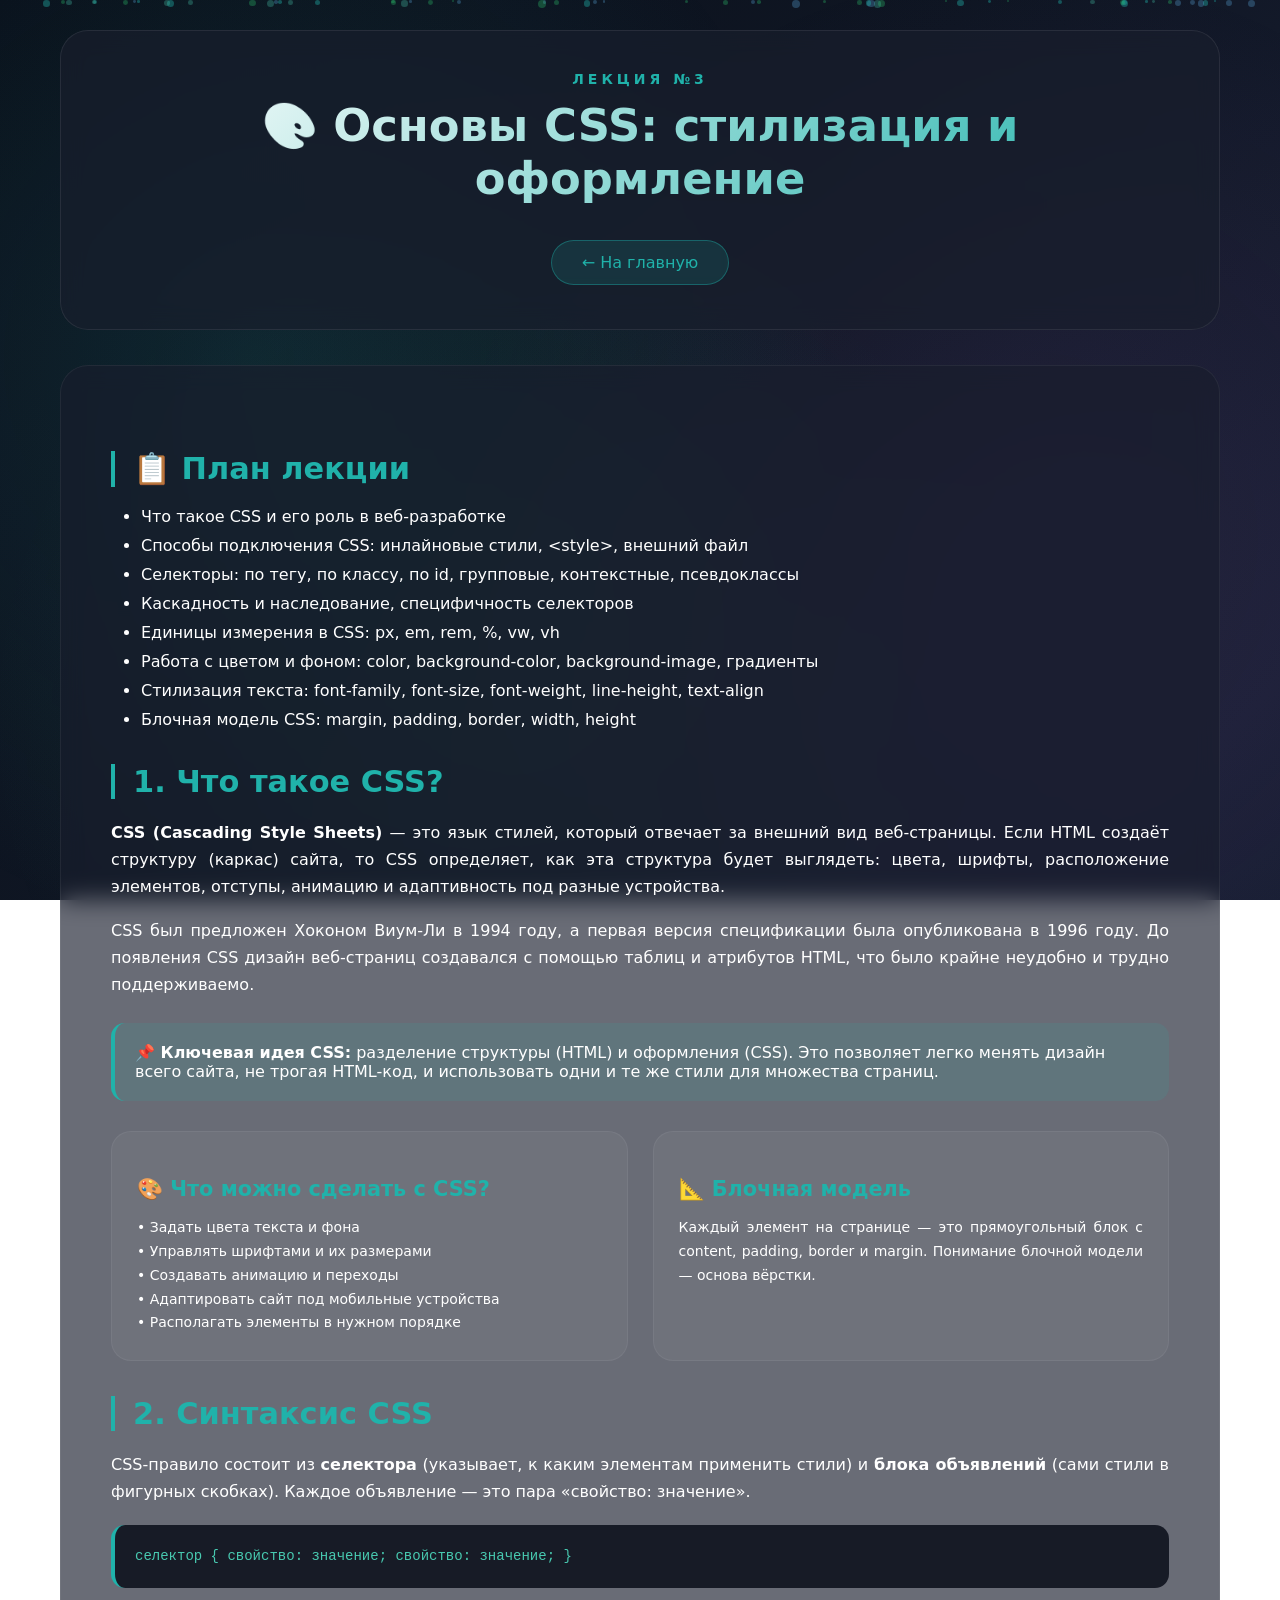
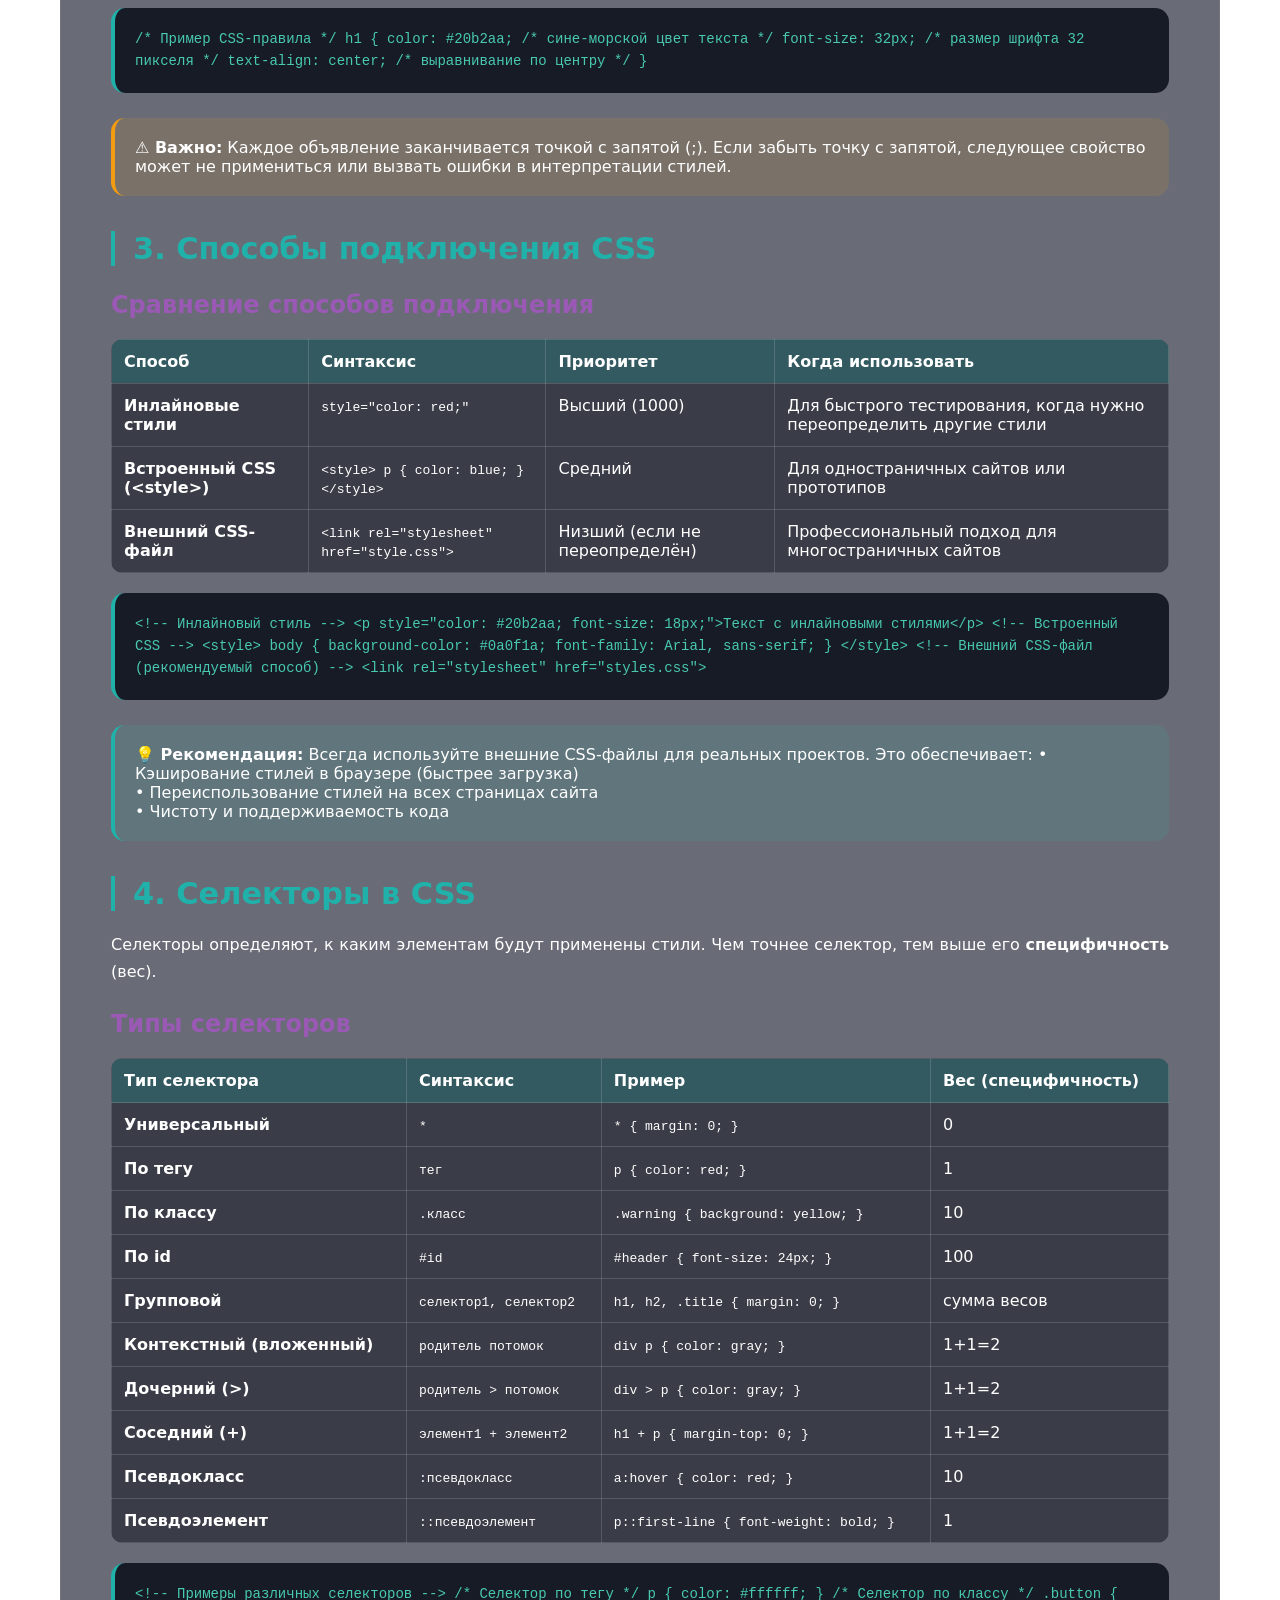
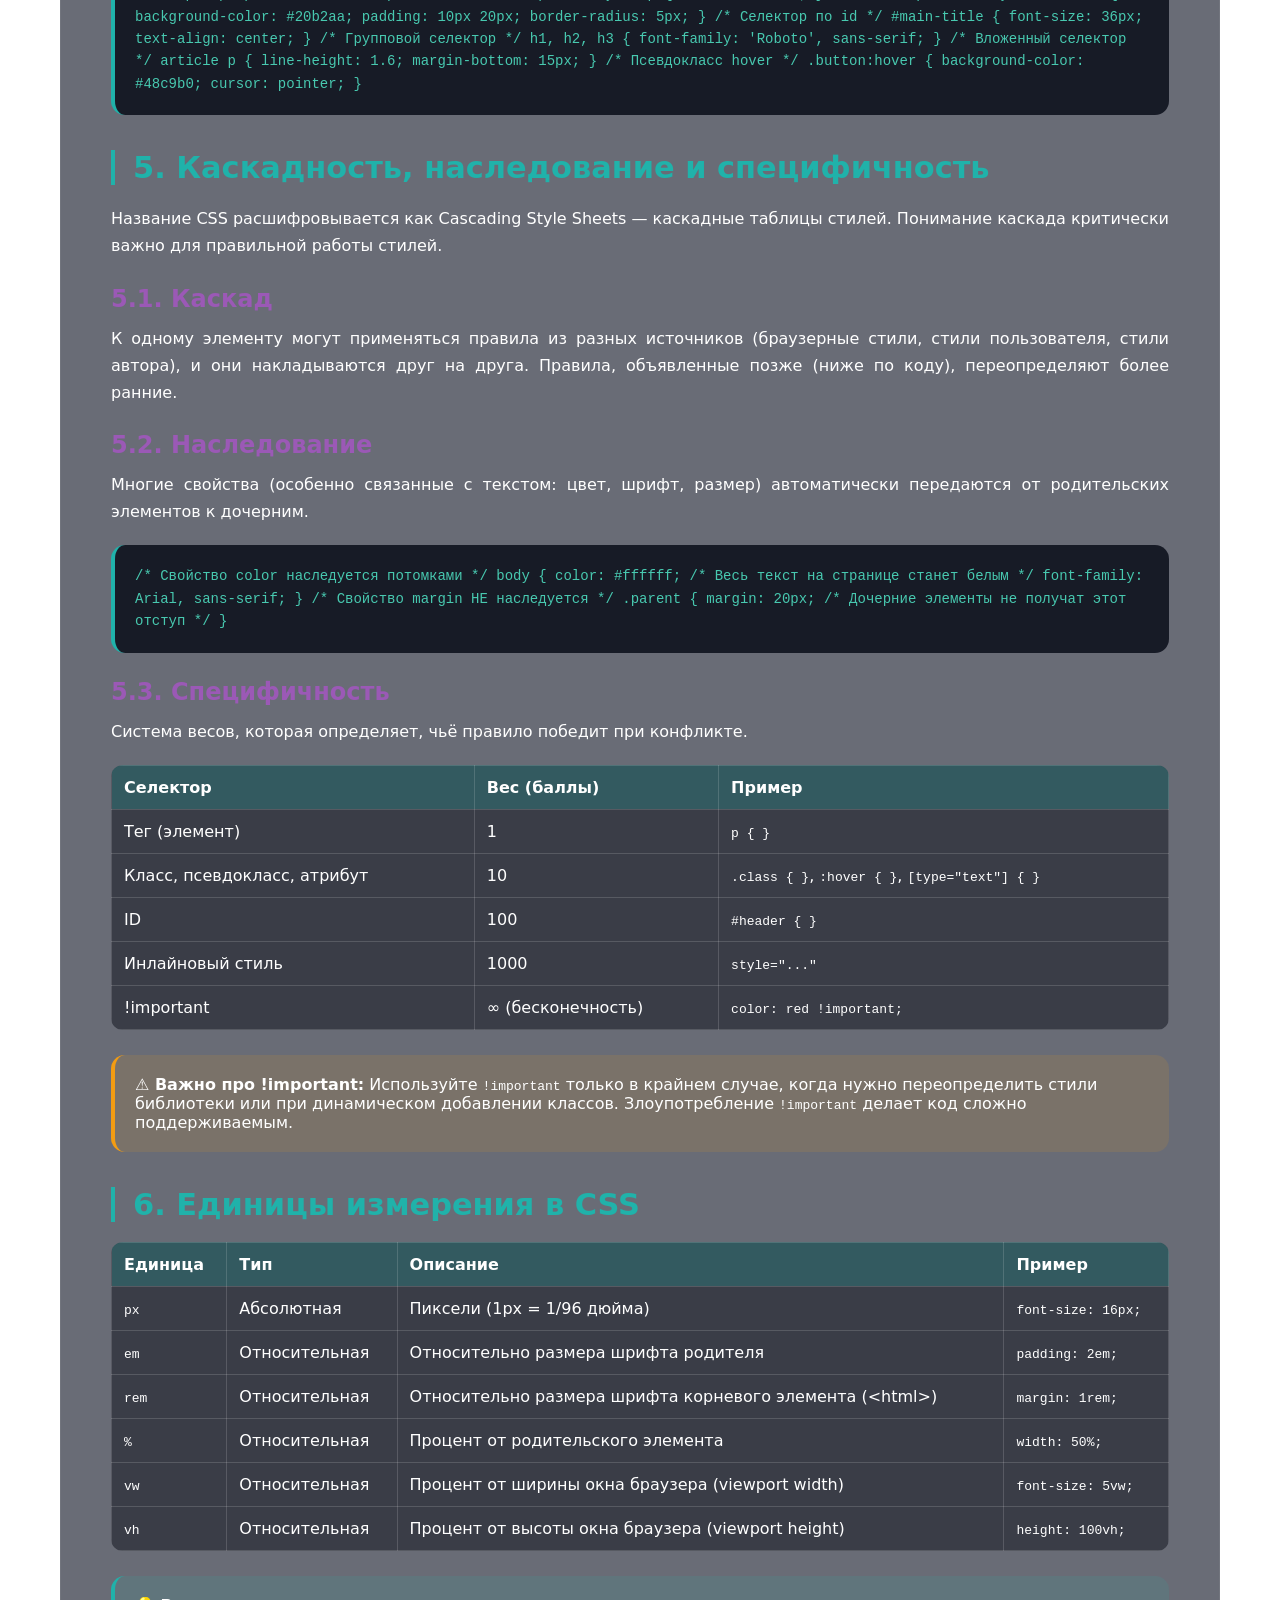
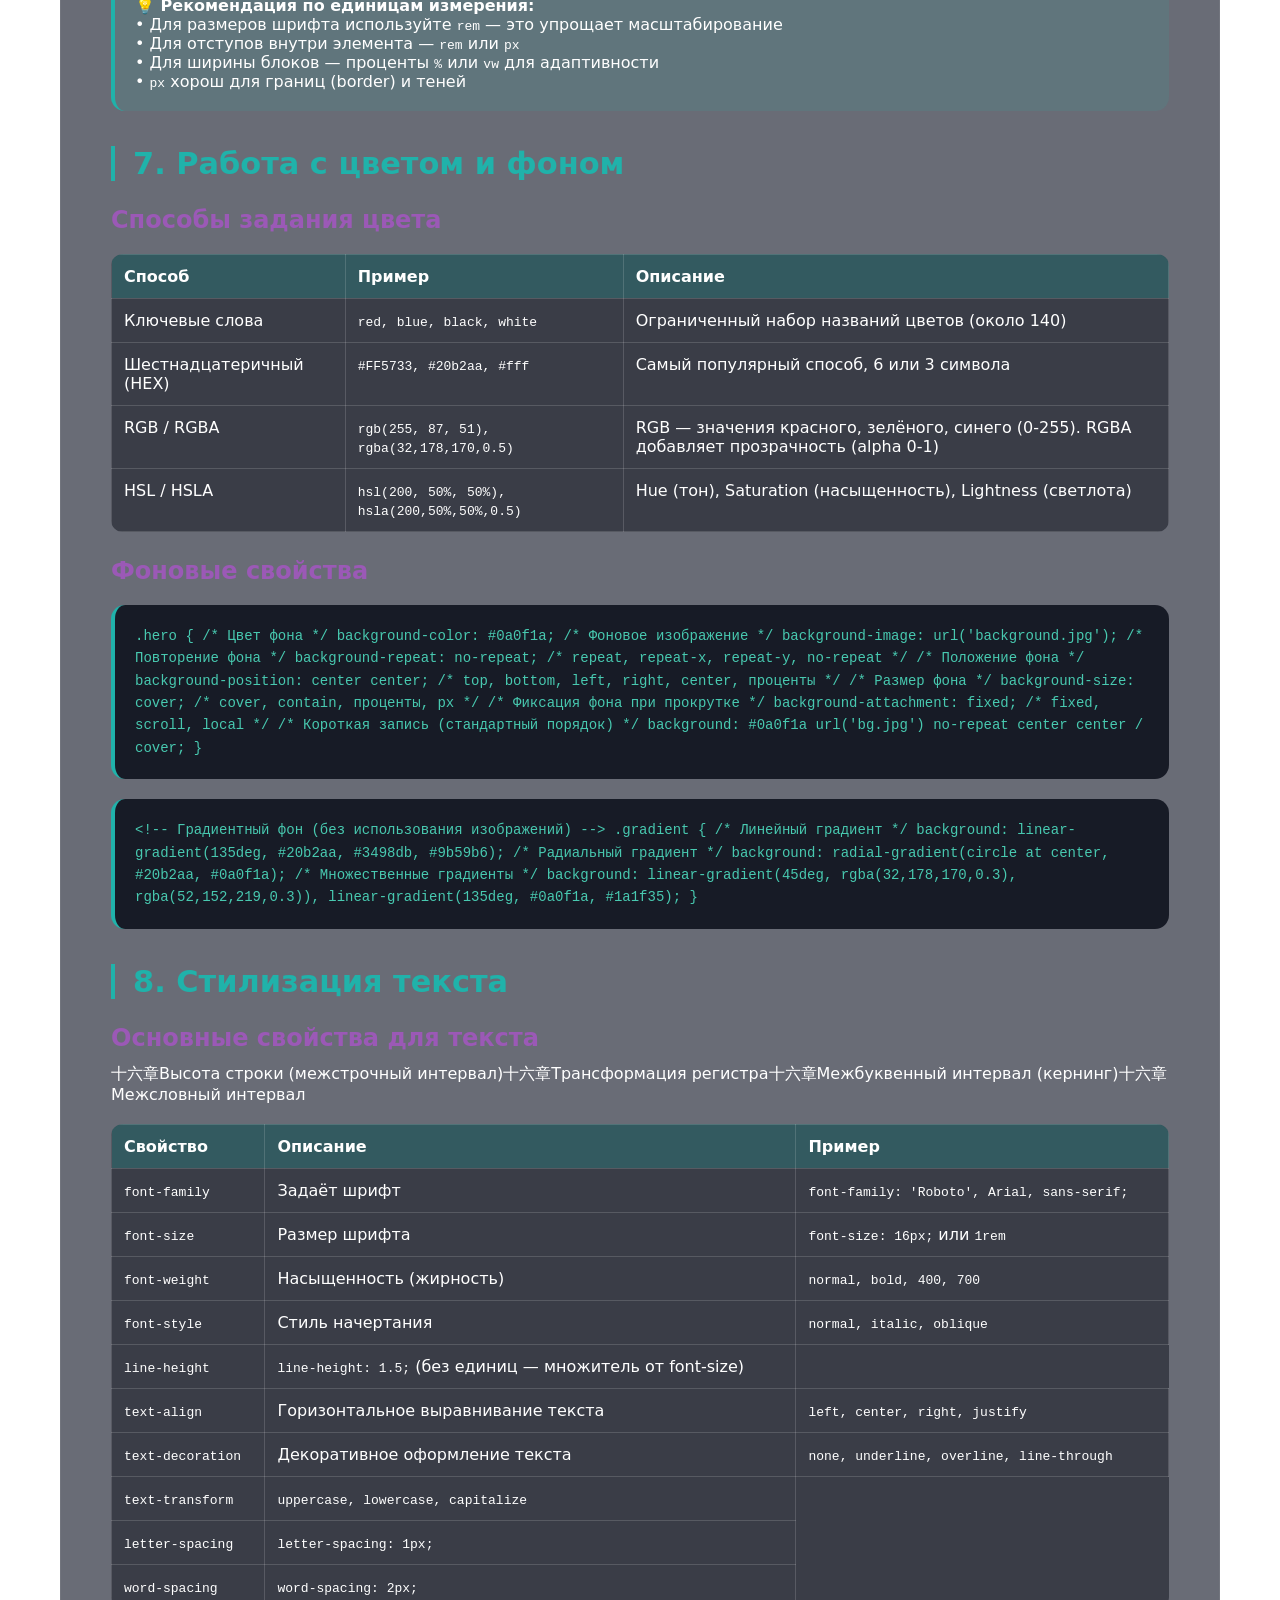
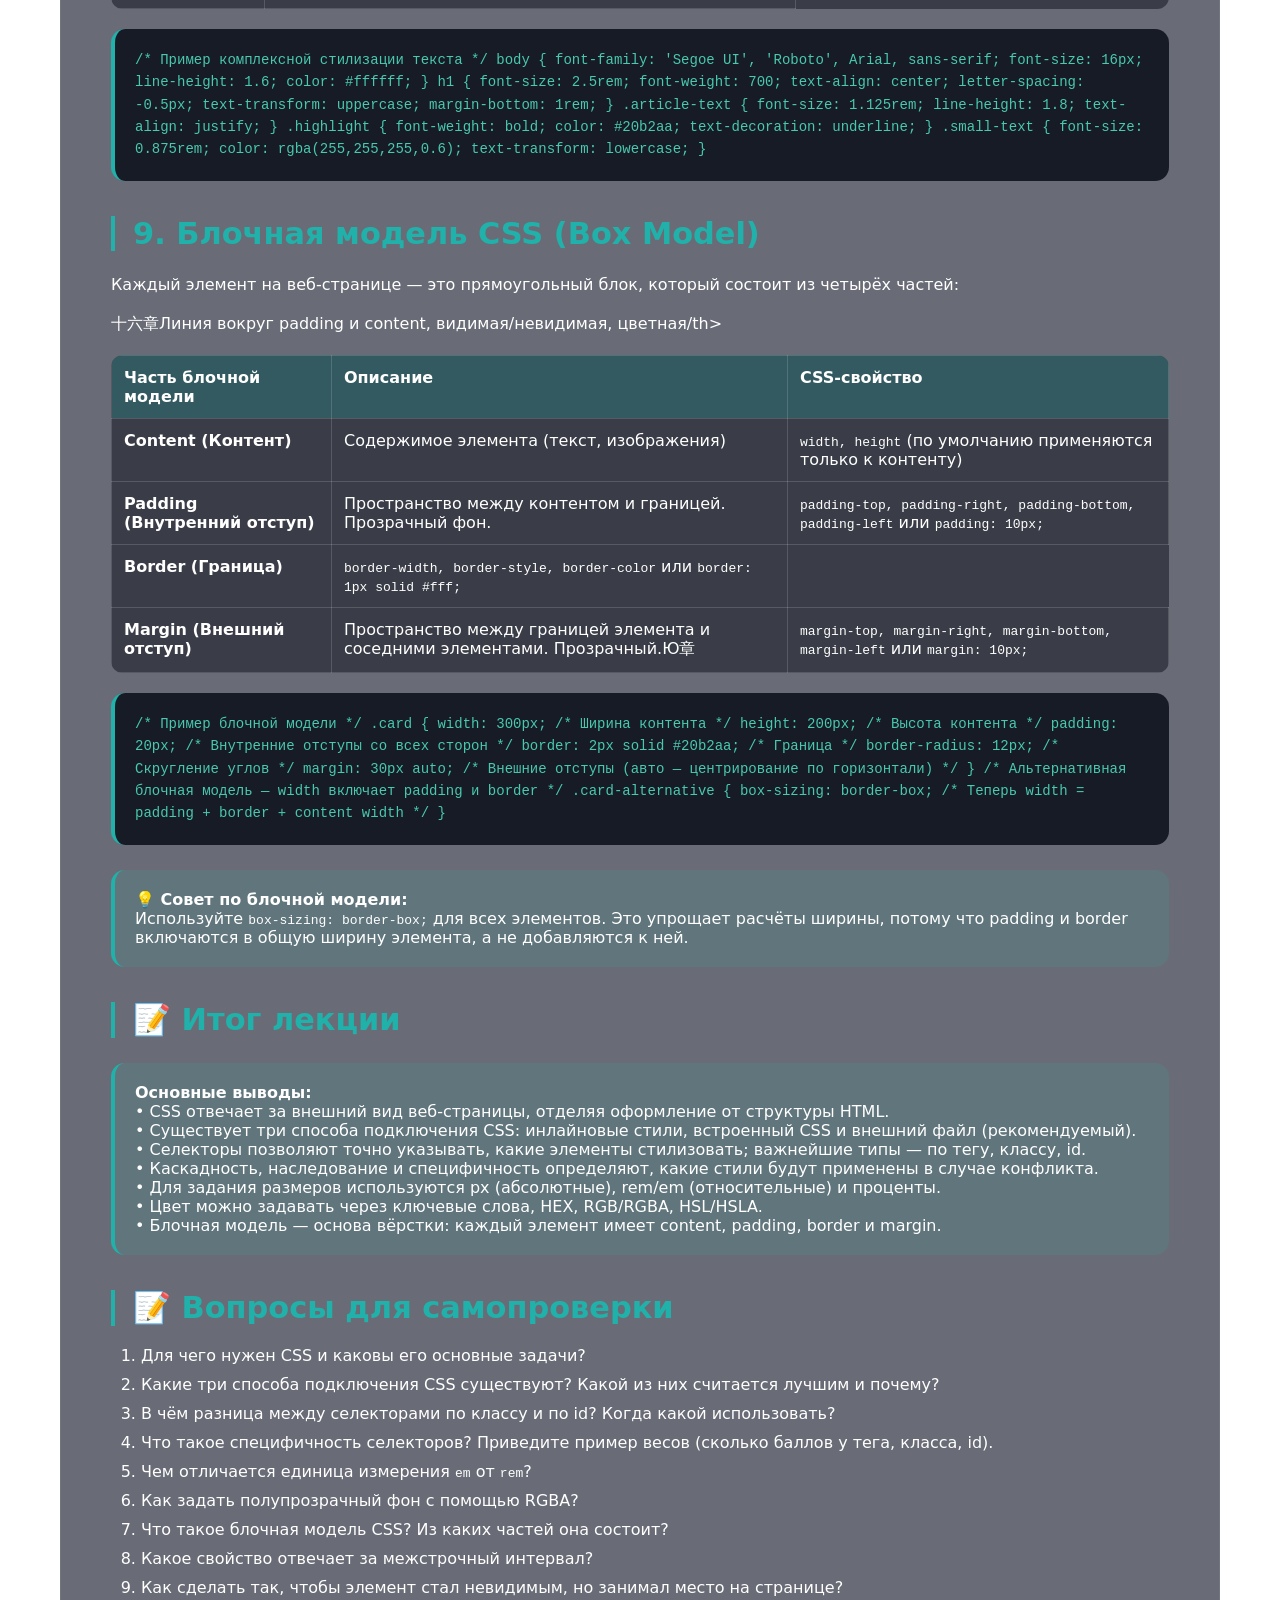
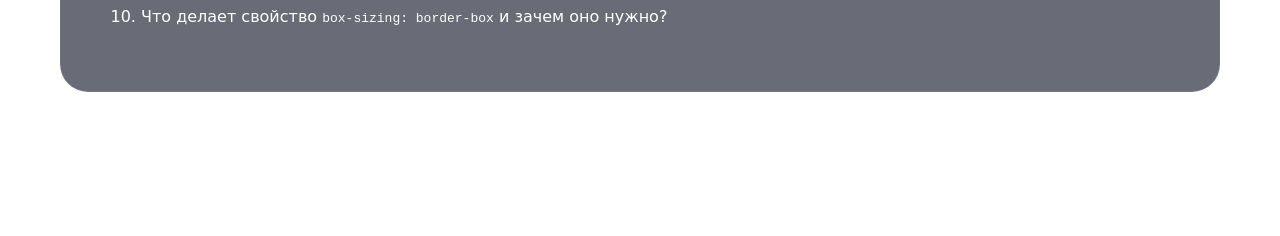
<file: lecture3.html>
<!DOCTYPE html>
<html lang="ru">
<head>
    <meta charset="UTF-8">
    <meta name="viewport" content="width=device-width, initial-scale=1.0">
    <title>Лекция 3 | Основы CSS: стилизация и оформление</title>
    <style>
        * {
            margin: 0;
            padding: 0;
            box-sizing: border-box;
        }

        body {
            font-family: 'Segoe UI', 'Roboto', system-ui, sans-serif;
            min-height: 100vh;
            overflow-x: hidden;
            position: relative;
        }

        body::before {
            content: '';
            position: fixed;
            top: 0;
            left: 0;
            width: 100%;
            height: 100%;
            background: linear-gradient(135deg, 
                #0a0f1a 0%, 
                #0f1623 15%, 
                #1a1f35 30%, 
                #0d1b2a 45%, 
                #1b263b 60%, 
                #0f1623 80%, 
                #0a0f1a 100%);
            background-size: 300% 300%;
            animation: gradientShift 12s ease infinite;
            z-index: -2;
        }

        body::after {
            content: '';
            position: fixed;
            top: 0;
            left: 0;
            width: 100%;
            height: 100%;
            background: radial-gradient(circle at 20% 40%, rgba(32,178,170,0.12) 0%, transparent 50%),
                        radial-gradient(circle at 80% 60%, rgba(155,89,182,0.1) 0%, transparent 50%),
                        radial-gradient(circle at 40% 80%, rgba(46,204,113,0.08) 0%, transparent 50%);
            pointer-events: none;
            z-index: -1;
            animation: subtlePulse 8s ease infinite;
        }

        @keyframes gradientShift {
            0% { background-position: 0% 50%; }
            25% { background-position: 50% 100%; }
            50% { background-position: 100% 50%; }
            75% { background-position: 50% 0%; }
            100% { background-position: 0% 50%; }
        }

        @keyframes subtlePulse {
            0%, 100% { opacity: 0.6; }
            50% { opacity: 1; }
        }

        .particles {
            position: fixed;
            top: 0;
            left: 0;
            width: 100%;
            height: 100%;
            pointer-events: none;
            z-index: 0;
            overflow: hidden;
        }

        .particle {
            position: absolute;
            background: rgba(32,178,170,0.4);
            border-radius: 50%;
            animation: floatParticle linear infinite;
        }

        @keyframes floatParticle {
            0% {
                transform: translateY(100vh) translateX(0) rotate(0deg);
                opacity: 0;
            }
            10% {
                opacity: 0.8;
            }
            90% {
                opacity: 0.5;
            }
            100% {
                transform: translateY(-20vh) translateX(50px) rotate(360deg);
                opacity: 0;
            }
        }

        .container {
            max-width: 1200px;
            margin: 0 auto;
            position: relative;
            z-index: 2;
            padding: 30px 20px;
        }

        .lecture-header {
            background: rgba(25, 30, 45, 0.7);
            backdrop-filter: blur(12px);
            border-radius: 28px;
            padding: 40px;
            margin-bottom: 35px;
            text-align: center;
            border: 1px solid rgba(255,255,255,0.08);
            animation: fadeInDown 0.8s ease-out;
            transition: all 0.3s;
        }

        .lecture-header:hover {
            border-color: rgba(32,178,170,0.3);
            box-shadow: 0 0 30px rgba(32,178,170,0.1);
        }

        @keyframes fadeInDown {
            from {
                opacity: 0;
                transform: translateY(-40px);
            }
            to {
                opacity: 1;
                transform: translateY(0);
            }
        }

        .lecture-header h1 {
            font-size: 2.8em;
            background: linear-gradient(135deg, #ffffff, #20b2aa, #9b59b6);
            background-size: 200% 200%;
            -webkit-background-clip: text;
            background-clip: text;
            color: transparent;
            margin-bottom: 15px;
            animation: textGradient 4s ease infinite;
        }

        @keyframes textGradient {
            0% { background-position: 0% 50%; }
            50% { background-position: 100% 50%; }
            100% { background-position: 0% 50%; }
        }

        .lecture-header .lecture-number {
            color: #20b2aa;
            font-size: 14px;
            letter-spacing: 4px;
            margin-bottom: 12px;
            text-transform: uppercase;
            font-weight: 600;
        }

        .back-btn {
            display: inline-block;
            background: rgba(32,178,170,0.15);
            border: 1px solid rgba(32,178,170,0.4);
            border-radius: 40px;
            padding: 12px 30px;
            color: #20b2aa;
            text-decoration: none;
            margin-top: 20px;
            transition: all 0.3s cubic-bezier(0.2, 0.9, 0.4, 1.1);
            font-weight: 500;
            backdrop-filter: blur(4px);
            position: relative;
            overflow: hidden;
        }

        .back-btn::before {
            content: '';
            position: absolute;
            top: 50%;
            left: 50%;
            width: 0;
            height: 0;
            border-radius: 50%;
            background: rgba(32,178,170,0.3);
            transform: translate(-50%, -50%);
            transition: width 0.5s, height 0.5s;
        }

        .back-btn:hover::before {
            width: 300px;
            height: 300px;
        }

        .back-btn:hover {
            background: #20b2aa;
            color: white;
            transform: translateY(-3px) scale(1.02);
            box-shadow: 0 10px 25px rgba(32,178,170,0.3);
            border-color: transparent;
        }

        .back-btn:active {
            transform: translateY(0) scale(0.98);
        }

        .content {
            background: rgba(25, 30, 45, 0.65);
            backdrop-filter: blur(12px);
            border-radius: 28px;
            padding: 50px;
            border: 1px solid rgba(255,255,255,0.06);
            animation: fadeInUp 0.8s ease-out 0.2s both;
            transition: all 0.3s;
            color: #ffffff;
        }

        @keyframes fadeInUp {
            from {
                opacity: 0;
                transform: translateY(40px);
            }
            to {
                opacity: 1;
                transform: translateY(0);
            }
        }

        .content:hover {
            border-color: rgba(32,178,170,0.15);
        }

        .content h2 {
            color: #20b2aa;
            margin: 35px 0 20px 0;
            font-size: 1.9em;
            border-left: 4px solid #20b2aa;
            padding-left: 18px;
            transition: transform 0.3s;
        }

        .content h2:hover {
            transform: translateX(5px);
        }

        .content h3 {
            color: #9b59b6;
            margin: 25px 0 12px 0;
            font-size: 1.5em;
        }

        .content h4 {
            color: #f39c12;
            margin: 20px 0 10px 0;
            font-size: 1.2em;
        }

        .content p {
            margin-bottom: 16px;
            text-align: justify;
            line-height: 1.7;
            color: #ffffff;
        }

        .content ul, .content ol {
            margin: 15px 0 15px 30px;
            color: #ffffff;
        }

        .content li {
            margin-bottom: 10px;
            transition: transform 0.2s;
            color: #ffffff;
        }

        .content li:hover {
            transform: translateX(5px);
            color: #20b2aa;
        }

        .code-block {
            background: rgba(10, 14, 25, 0.85);
            border-left: 4px solid #20b2aa;
            padding: 20px;
            border-radius: 14px;
            margin: 20px 0;
            font-family: 'Consolas', 'Monaco', monospace;
            font-size: 14px;
            overflow-x: auto;
            line-height: 1.6;
            transition: all 0.3s;
            position: relative;
            color: #ffffff;
        }

        .code-block:hover {
            transform: scale(1.01);
            border-left-color: #48c9b0;
            box-shadow: 0 5px 20px rgba(0,0,0,0.3);
        }

        .code-block code {
            color: #48c9b0;
        }

        .note {
            background: rgba(32,178,170,0.12);
            border-left: 4px solid #20b2aa;
            padding: 20px;
            border-radius: 14px;
            margin: 25px 0;
            transition: all 0.3s;
            color: #ffffff;
        }

        .note:hover {
            background: rgba(32,178,170,0.18);
            transform: translateX(5px);
        }

        .warning-note {
            background: rgba(243,156,18,0.12);
            border-left: 4px solid #f39c12;
            padding: 20px;
            border-radius: 14px;
            margin: 25px 0;
            transition: all 0.3s;
            color: #ffffff;
        }

        .warning-note:hover {
            background: rgba(243,156,18,0.18);
            transform: translateX(5px);
        }

        .info-grid {
            display: grid;
            grid-template-columns: repeat(auto-fit, minmax(280px, 1fr));
            gap: 25px;
            margin: 30px 0;
        }

        .info-card {
            background: rgba(255,255,255,0.04);
            border-radius: 20px;
            padding: 25px;
            border: 1px solid rgba(255,255,255,0.06);
            transition: all 0.3s cubic-bezier(0.2, 0.9, 0.4, 1.1);
            cursor: pointer;
            color: #ffffff;
        }

        .info-card:hover {
            transform: translateY(-8px);
            background: rgba(255,255,255,0.08);
            border-color: rgba(32,178,170,0.3);
            box-shadow: 0 15px 30px rgba(0,0,0,0.3);
        }

        .info-card:active {
            transform: translateY(-2px) scale(0.98);
        }

        .info-card h4 {
            color: #20b2aa;
            margin-bottom: 15px;
            font-size: 1.3em;
        }

        .info-card p {
            font-size: 14px;
            margin-bottom: 0;
            color: #ffffff;
        }

        .info-card code {
            color: #48c9b0;
            background: rgba(0,0,0,0.3);
            padding: 2px 6px;
            border-radius: 6px;
            display: inline-block;
            margin-top: 8px;
        }

        table {
            width: 100%;
            border-collapse: collapse;
            margin: 20px 0;
            background: rgba(10, 14, 25, 0.5);
            border-radius: 12px;
            overflow: hidden;
        }
        th, td {
            border: 1px solid rgba(255,255,255,0.15);
            padding: 12px;
            text-align: left;
            vertical-align: top;
            color: #ffffff !important;
        }
        th { 
            background: rgba(32,178,170,0.25);
            color: #ffffff !important;
            font-weight: 600;
        }

        .footer {
            text-align: center;
            margin-top: 40px;
            padding-top: 25px;
            border-top: 1px solid rgba(255,255,255,0.06);
            color: rgba(255,255,255,0.5);
            font-size: 13px;
            animation: fadeInUp 0.8s ease-out 0.4s both;
        }

        ::-webkit-scrollbar {
            width: 8px;
        }
        ::-webkit-scrollbar-track {
            background: rgba(15, 20, 35, 0.8);
            border-radius: 10px;
        }
        ::-webkit-scrollbar-thumb {
            background: #20b2aa;
            border-radius: 10px;
        }
        ::-webkit-scrollbar-thumb:hover {
            background: #48c9b0;
        }

        @media (max-width: 768px) {
            .container { padding: 20px 15px; }
            .lecture-header { padding: 25px; }
            .lecture-header h1 { font-size: 1.8em; }
            .content { padding: 25px; }
            .content h2 { font-size: 1.5em; }
            .info-grid { grid-template-columns: 1fr; }
            th, td { padding: 8px; font-size: 13px; }
        }
    </style>
</head>
<body>
    <div class="particles" id="particles"></div>

    <div class="container">
        <div class="lecture-header">
            <div class="lecture-number">Лекция №3</div>
            <h1>🎨 Основы CSS: стилизация и оформление</h1>
            <a href="index.html" class="back-btn">← На главную</a>
        </div>
        
        <div class="content">
            <h2>📋 План лекции</h2>
            <ul>
                <li>Что такое CSS и его роль в веб-разработке</li>
                <li>Способы подключения CSS: инлайновые стили, &lt;style&gt;, внешний файл</li>
                <li>Селекторы: по тегу, по классу, по id, групповые, контекстные, псевдоклассы</li>
                <li>Каскадность и наследование, специфичность селекторов</li>
                <li>Единицы измерения в CSS: px, em, rem, %, vw, vh</li>
                <li>Работа с цветом и фоном: color, background-color, background-image, градиенты</li>
                <li>Стилизация текста: font-family, font-size, font-weight, line-height, text-align</li>
                <li>Блочная модель CSS: margin, padding, border, width, height</li>
            </ul>

            <h2>1. Что такое CSS?</h2>
            <p><strong>CSS (Cascading Style Sheets)</strong> — это язык стилей, который отвечает за внешний вид веб-страницы. Если HTML создаёт структуру (каркас) сайта, то CSS определяет, как эта структура будет выглядеть: цвета, шрифты, расположение элементов, отступы, анимацию и адаптивность под разные устройства.</p>
            <p>CSS был предложен Хоконом Виум-Ли в 1994 году, а первая версия спецификации была опубликована в 1996 году. До появления CSS дизайн веб-страниц создавался с помощью таблиц и атрибутов HTML, что было крайне неудобно и трудно поддерживаемо.</p>
            
            <div class="note">
                <strong>📌 Ключевая идея CSS:</strong> разделение структуры (HTML) и оформления (CSS). Это позволяет легко менять дизайн всего сайта, не трогая HTML-код, и использовать одни и те же стили для множества страниц.
            </div>

            <div class="info-grid">
                <div class="info-card">
                    <h4>🎨 Что можно сделать с CSS?</h4>
                    <p>• Задать цвета текста и фона<br>• Управлять шрифтами и их размерами<br>• Создавать анимацию и переходы<br>• Адаптировать сайт под мобильные устройства<br>• Располагать элементы в нужном порядке</p>
                </div>
                <div class="info-card">
                    <h4>📐 Блочная модель</h4>
                    <p>Каждый элемент на странице — это прямоугольный блок с content, padding, border и margin. Понимание блочной модели — основа вёрстки.</p>
                </div>
            </div>

            <h2>2. Синтаксис CSS</h2>
            <p>CSS-правило состоит из <strong>селектора</strong> (указывает, к каким элементам применить стили) и <strong>блока объявлений</strong> (сами стили в фигурных скобках). Каждое объявление — это пара «свойство: значение».</p>
            
            <div class="code-block">
<code>
селектор {
    свойство: значение;
    свойство: значение;
}
</code>
            </div>
            
            <div class="code-block">
<code>
/* Пример CSS-правила */
h1 {
    color: #20b2aa;      /* сине-морской цвет текста */
    font-size: 32px;     /* размер шрифта 32 пикселя */
    text-align: center;  /* выравнивание по центру */
}
</code>
            </div>

            <div class="warning-note">
                <strong>⚠️ Важно:</strong> Каждое объявление заканчивается точкой с запятой (;). Если забыть точку с запятой, следующее свойство может не примениться или вызвать ошибки в интерпретации стилей.
            </div>

            <h2>3. Способы подключения CSS</h2>
            
            <h3>Сравнение способов подключения</h3>
            <table>
                <thead>
                    <tr><th>Способ</th><th>Синтаксис</th><th>Приоритет</th><th>Когда использовать</th></tr>
                </thead>
                <tbody>
                    <tr><td><strong>Инлайновые стили</strong></td><td><code>style="color: red;"</code></td><td style="color:#48c9b0;">Высший (1000)</td><td>Для быстрого тестирования, когда нужно переопределить другие стили</td></tr>
                    <tr><td><strong>Встроенный CSS (&lt;style&gt;)</strong></td><td><code>&lt;style&gt; p { color: blue; } &lt;/style&gt;</code></td><td style="color:#48c9b0;">Средний</td><td>Для одностраничных сайтов или прототипов</td></tr>
                    <tr><td><strong>Внешний CSS-файл</strong></td><td><code>&lt;link rel="stylesheet" href="style.css"&gt;</code></td><td style="color:#48c9b0;">Низший (если не переопределён)</td><td>Профессиональный подход для многостраничных сайтов</td></tr>
                </tbody>
            </table>

            <div class="code-block">
<code>
&lt;!-- Инлайновый стиль --&gt;
&lt;p style="color: #20b2aa; font-size: 18px;"&gt;Текст с инлайновыми стилями&lt;/p&gt;

&lt;!-- Встроенный CSS --&gt;
&lt;style&gt;
    body {
        background-color: #0a0f1a;
        font-family: Arial, sans-serif;
    }
&lt;/style&gt;

&lt;!-- Внешний CSS-файл (рекомендуемый способ) --&gt;
&lt;link rel="stylesheet" href="styles.css"&gt;
</code>
            </div>

            <div class="note">
                <strong>💡 Рекомендация:</strong> Всегда используйте внешние CSS-файлы для реальных проектов. Это обеспечивает:
                • Кэширование стилей в браузере (быстрее загрузка)<br>
                • Переиспользование стилей на всех страницах сайта<br>
                • Чистоту и поддерживаемость кода
            </div>

            <h2>4. Селекторы в CSS</h2>
            <p>Селекторы определяют, к каким элементам будут применены стили. Чем точнее селектор, тем выше его <strong>специфичность</strong> (вес).</p>

            <h3>Типы селекторов</h3>
            <table>
                <thead>
                    <tr><th>Тип селектора</th><th>Синтаксис</th><th>Пример</th><th>Вес (специфичность)</th></tr>
                </thead>
                <tbody>
                    <tr><td><strong>Универсальный</strong></td><td><code>*</code></td><td><code>* { margin: 0; }</code></td><td>0</td></tr>
                    <tr><td><strong>По тегу</strong></td><td><code>тег</code></td><td><code>p { color: red; }</code></td><td>1</td></tr>
                    <tr><td><strong>По классу</strong></td><td><code>.класс</code></td><td><code>.warning { background: yellow; }</code></td><td>10</td></tr>
                    <tr><td><strong>По id</strong></td><td><code>#id</code></td><td><code>#header { font-size: 24px; }</code></td><td>100</td></tr>
                    <tr><td><strong>Групповой</strong></td><td><code>селектор1, селектор2</code></td><td><code>h1, h2, .title { margin: 0; }</code></td><td>сумма весов</td></tr>
                    <tr><td><strong>Контекстный (вложенный)</strong></td><td><code>родитель потомок</code></td><td><code>div p { color: gray; }</code></td><td>1+1=2</td></tr>
                    <tr><td><strong>Дочерний (&gt;)</strong></td><td><code>родитель &gt; потомок</code></td><td><code>div > p { color: gray; }</code></td><td>1+1=2</td></tr>
                    <tr><td><strong>Соседний (+)</strong></td><td><code>элемент1 + элемент2</code></td><td><code>h1 + p { margin-top: 0; }</code></td><td>1+1=2</td></tr>
                    <tr><td><strong>Псевдокласс</strong></td><td><code>:псевдокласс</code></td><td><code>a:hover { color: red; }</code></td><td>10</td></tr>
                    <tr><td><strong>Псевдоэлемент</strong></td><td><code>::псевдоэлемент</code></td><td><code>p::first-line { font-weight: bold; }</code></td><td>1</td></tr>
                </tbody>
            </table>

            <div class="code-block">
<code>
&lt;!-- Примеры различных селекторов --&gt;

/* Селектор по тегу */
p {
    color: #ffffff;
}

/* Селектор по классу */
.button {
    background-color: #20b2aa;
    padding: 10px 20px;
    border-radius: 5px;
}

/* Селектор по id */
#main-title {
    font-size: 36px;
    text-align: center;
}

/* Групповой селектор */
h1, h2, h3 {
    font-family: 'Roboto', sans-serif;
}

/* Вложенный селектор */
article p {
    line-height: 1.6;
    margin-bottom: 15px;
}

/* Псевдокласс hover */
.button:hover {
    background-color: #48c9b0;
    cursor: pointer;
}
</code>
            </div>

            <h2>5. Каскадность, наследование и специфичность</h2>
            <p>Название CSS расшифровывается как Cascading Style Sheets — каскадные таблицы стилей. Понимание каскада критически важно для правильной работы стилей.</p>
            
            <h3>5.1. Каскад</h3>
            <p>К одному элементу могут применяться правила из разных источников (браузерные стили, стили пользователя, стили автора), и они накладываются друг на друга. Правила, объявленные позже (ниже по коду), переопределяют более ранние.</p>
            
            <h3>5.2. Наследование</h3>
            <p>Многие свойства (особенно связанные с текстом: цвет, шрифт, размер) автоматически передаются от родительских элементов к дочерним.</p>
            
            <div class="code-block">
<code>
/* Свойство color наследуется потомками */
body {
    color: #ffffff;  /* Весь текст на странице станет белым */
    font-family: Arial, sans-serif;
}

/* Свойство margin НЕ наследуется */
.parent {
    margin: 20px;  /* Дочерние элементы не получат этот отступ */
}
</code>
            </div>

            <h3>5.3. Специфичность</h3>
            <p>Система весов, которая определяет, чьё правило победит при конфликте.</p>
            
            <table>
                <thead>
                    <tr><th>Селектор</th><th>Вес (баллы)</th><th>Пример</th></tr>
                </thead>
                <tbody>
                    <tr><td>Тег (элемент)</td><td>1</td><td><code>p { }</code></td></tr>
                    <tr><td>Класс, псевдокласс, атрибут</td><td>10</td><td><code>.class { }</code>, <code>:hover { }</code>, <code>[type="text"] { }</code></td></tr>
                    <tr><td>ID</td><td>100</td><td><code>#header { }</code></td></tr>
                    <tr><td>Инлайновый стиль</td><td>1000</td><td><code>style="..."</code></td></tr>
                    <tr><td>!important</td><td>∞ (бесконечность)</td><td><code>color: red !important;</code></td></tr>
                </tbody>
            </table>

            <div class="warning-note">
                <strong>⚠️ Важно про !important:</strong> Используйте <code>!important</code> только в крайнем случае, когда нужно переопределить стили библиотеки или при динамическом добавлении классов. Злоупотребление <code>!important</code> делает код сложно поддерживаемым.
            </div>

            <h2>6. Единицы измерения в CSS</h2>
            
            <table>
                <thead>
                    <tr><th>Единица</th><th>Тип</th><th>Описание</th><th>Пример</th></tr>
                </thead>
                <tbody>
                    <tr><td><code>px</code></td><td>Абсолютная</td><td>Пиксели (1px = 1/96 дюйма)</td><td><code>font-size: 16px;</code></td></tr>
                    <tr><td><code>em</code></td><td>Относительная</td><td>Относительно размера шрифта родителя</td><td><code>padding: 2em;</code></td></tr>
                    <tr><td><code>rem</code></td><td>Относительная</td><td>Относительно размера шрифта корневого элемента (&lt;html&gt;)</td><td><code>margin: 1rem;</code></td></tr>
                    <tr><td><code>%</code></td><td>Относительная</td><td>Процент от родительского элемента</td><td><code>width: 50%;</code></td></tr>
                    <tr><td><code>vw</code></td><td>Относительная</td><td>Процент от ширины окна браузера (viewport width)</td><td><code>font-size: 5vw;</code></td></tr>
                    <tr><td><code>vh</code></td><td>Относительная</td><td>Процент от высоты окна браузера (viewport height)</td><td><code>height: 100vh;</code></td></tr>
                </tbody>
            </table>

            <div class="note">
                <strong>💡 Рекомендация по единицам измерения:</strong><br>
                • Для размеров шрифта используйте <code>rem</code> — это упрощает масштабирование<br>
                • Для отступов внутри элемента — <code>rem</code> или <code>px</code><br>
                • Для ширины блоков — проценты <code>%</code> или <code>vw</code> для адаптивности<br>
                • <code>px</code> хорош для границ (border) и теней
            </div>

            <h2>7. Работа с цветом и фоном</h2>
            
            <h3>Способы задания цвета</h3>
            <table>
                <thead>
                    <tr><th>Способ</th><th>Пример</th><th>Описание</th></tr>
                </thead>
                <tbody>
                    <tr><td>Ключевые слова</td><td><code>red, blue, black, white</code></td><td>Ограниченный набор названий цветов (около 140)</td></tr>
                    <tr><td>Шестнадцатеричный (HEX)</td><td><code>#FF5733, #20b2aa, #fff</code></td><td>Самый популярный способ, 6 или 3 символа</td></tr>
                    <tr><td>RGB / RGBA</td><td><code>rgb(255, 87, 51), rgba(32,178,170,0.5)</code></td><td>RGB — значения красного, зелёного, синего (0-255). RGBA добавляет прозрачность (alpha 0-1)</td></tr>
                    <tr><td>HSL / HSLA</td><td><code>hsl(200, 50%, 50%), hsla(200,50%,50%,0.5)</code></td><td>Hue (тон), Saturation (насыщенность), Lightness (светлота)</td></tr>
                </tbody>
            </table>

            <h3>Фоновые свойства</h3>
            <div class="code-block">
<code>
.hero {
    /* Цвет фона */
    background-color: #0a0f1a;
    
    /* Фоновое изображение */
    background-image: url('background.jpg');
    
    /* Повторение фона */
    background-repeat: no-repeat;  /* repeat, repeat-x, repeat-y, no-repeat */
    
    /* Положение фона */
    background-position: center center;  /* top, bottom, left, right, center, проценты */
    
    /* Размер фона */
    background-size: cover;  /* cover, contain, проценты, px */
    
    /* Фиксация фона при прокрутке */
    background-attachment: fixed;  /* fixed, scroll, local */
    
    /* Короткая запись (стандартный порядок) */
    background: #0a0f1a url('bg.jpg') no-repeat center center / cover;
}
</code>
            </div>

            <div class="code-block">
<code>
&lt;!-- Градиентный фон (без использования изображений) --&gt;
.gradient {
    /* Линейный градиент */
    background: linear-gradient(135deg, #20b2aa, #3498db, #9b59b6);
    
    /* Радиальный градиент */
    background: radial-gradient(circle at center, #20b2aa, #0a0f1a);
    
    /* Множественные градиенты */
    background: linear-gradient(45deg, rgba(32,178,170,0.3), rgba(52,152,219,0.3)),
                linear-gradient(135deg, #0a0f1a, #1a1f35);
}
</code>
            </div>

            <h2>8. Стилизация текста</h2>
            
            <h3>Основные свойства для текста</h3>
            <table>
                <thead>
                    <tr><th>Свойство</th><th>Описание</th><th>Пример</th></tr>
                </thead>
                <tbody>
                    <tr><td><code>font-family</code></td><td>Задаёт шрифт</td><td><code>font-family: 'Roboto', Arial, sans-serif;</code></td></tr>
                    <tr><td><code>font-size</code></td><td>Размер шрифта</td><td><code>font-size: 16px;</code> или <code>1rem</code></td></tr>
                    <tr><td><code>font-weight</code></td><td>Насыщенность (жирность)</td><td><code>normal, bold, 400, 700</code></td></tr>
                    <tr><td><code>font-style</code></td><td>Стиль начертания</td><td><code>normal, italic, oblique</code></td></tr>
                    <tr><td><code>line-height</code></td>十六章Высота строки (межстрочный интервал)</td><td><code>line-height: 1.5;</code> (без единиц — множитель от font-size)</td></tr>
                    <tr><td><code>text-align</code></td><td>Горизонтальное выравнивание текста</td><td><code>left, center, right, justify</code></td></tr>
                    <tr><td><code>text-decoration</code></td><td>Декоративное оформление текста</td><td><code>none, underline, overline, line-through</code></td></tr>
                    <tr><td><code>text-transform</code></td>十六章Трансформация регистра</td><td><code>uppercase, lowercase, capitalize</code></td></tr>
                    <tr><td><code>letter-spacing</code></td>十六章Межбуквенный интервал (кернинг)</td><td><code>letter-spacing: 1px;</code></td></tr>
                    <tr><td><code>word-spacing</code></td>十六章Межсловный интервал</td><td><code>word-spacing: 2px;</code></td></tr>
                </tbody>
            </table>

            <div class="code-block">
<code>
/* Пример комплексной стилизации текста */
body {
    font-family: 'Segoe UI', 'Roboto', Arial, sans-serif;
    font-size: 16px;
    line-height: 1.6;
    color: #ffffff;
}

h1 {
    font-size: 2.5rem;
    font-weight: 700;
    text-align: center;
    letter-spacing: -0.5px;
    text-transform: uppercase;
    margin-bottom: 1rem;
}

.article-text {
    font-size: 1.125rem;
    line-height: 1.8;
    text-align: justify;
}

.highlight {
    font-weight: bold;
    color: #20b2aa;
    text-decoration: underline;
}

.small-text {
    font-size: 0.875rem;
    color: rgba(255,255,255,0.6);
    text-transform: lowercase;
}
</code>
            </div>

            <h2>9. Блочная модель CSS (Box Model)</h2>
            <p>Каждый элемент на веб-странице — это прямоугольный блок, который состоит из четырёх частей:</p>
            
            <table>
                <thead>
                    <tr><th>Часть блочной модели</th><th>Описание</th><th>CSS-свойство</th></tr>
                </thead>
                <tbody>
                    <tr><td><strong>Content (Контент)</strong></td><td>Содержимое элемента (текст, изображения)</td><td><code>width, height</code> (по умолчанию применяются только к контенту)</td></tr>
                    <tr><td><strong>Padding (Внутренний отступ)</strong></td><td>Пространство между контентом и границей. Прозрачный фон.</td><td><code>padding-top, padding-right, padding-bottom, padding-left</code> или <code>padding: 10px;</code></td></tr>
                    <tr><td><strong>Border (Граница)</strong></td>十六章Линия вокруг padding и content, видимая/невидимая, цветная/th></td><td><code>border-width, border-style, border-color</code> или <code>border: 1px solid #fff;</code></td></tr>
                    <tr><td><strong>Margin (Внешний отступ)</strong></td><td>Пространство между границей элемента и соседними элементами. Прозрачный.Ю章</td><td><code>margin-top, margin-right, margin-bottom, margin-left</code> или <code>margin: 10px;</code></td></tr>
                </tbody>
            </table>

            <div class="code-block">
<code>
/* Пример блочной модели */
.card {
    width: 300px;           /* Ширина контента */
    height: 200px;          /* Высота контента */
    
    padding: 20px;          /* Внутренние отступы со всех сторон */
    
    border: 2px solid #20b2aa;  /* Граница */
    border-radius: 12px;        /* Скругление углов */
    
    margin: 30px auto;      /* Внешние отступы (авто — центрирование по горизонтали) */
}

/* Альтернативная блочная модель — width включает padding и border */
.card-alternative {
    box-sizing: border-box;
    /* Теперь width = padding + border + content width */
}
</code>
            </div>

            <div class="note">
                <strong>💡 Совет по блочной модели:</strong><br>
                Используйте <code>box-sizing: border-box;</code> для всех элементов. Это упрощает расчёты ширины, потому что padding и border включаются в общую ширину элемента, а не добавляются к ней.
            </div>

            <h2>📝 Итог лекции</h2>
            <div class="note">
                <strong>Основные выводы:</strong><br>
                • CSS отвечает за внешний вид веб-страницы, отделяя оформление от структуры HTML.<br>
                • Существует три способа подключения CSS: инлайновые стили, встроенный CSS и внешний файл (рекомендуемый).<br>
                • Селекторы позволяют точно указывать, какие элементы стилизовать; важнейшие типы — по тегу, классу, id.<br>
                • Каскадность, наследование и специфичность определяют, какие стили будут применены в случае конфликта.<br>
                • Для задания размеров используются px (абсолютные), rem/em (относительные) и проценты.<br>
                • Цвет можно задавать через ключевые слова, HEX, RGB/RGBA, HSL/HSLA.<br>
                • Блочная модель — основа вёрстки: каждый элемент имеет content, padding, border и margin.
            </div>

            <h2>📝 Вопросы для самопроверки</h2>
            <ol>
                <li>Для чего нужен CSS и каковы его основные задачи?</li>
                <li>Какие три способа подключения CSS существуют? Какой из них считается лучшим и почему?</li>
                <li>В чём разница между селекторами по классу и по id? Когда какой использовать?</li>
                <li>Что такое специфичность селекторов? Приведите пример весов (сколько баллов у тега, класса, id).</li>
                <li>Чем отличается единица измерения <code>em</code> от <code>rem</code>?</li>
                <li>Как задать полупрозрачный фон с помощью RGBA?</li>
                <li>Что такое блочная модель CSS? Из каких частей она состоит?</li>
                <li>Какое свойство отвечает за межстрочный интервал?</li>
                <li>Как сделать так, чтобы элемент стал невидимым, но занимал место на странице?</li>
                <li>Что делает свойство <code>box-sizing: border-box</code> и зачем оно нужно?</li>
            </ol>
        </div>
        
        <div class="footer">
            <p>Курс лекций по дисциплине «Обучение пользователей информационных систем» | Веб-разработка на HTML, CSS и JavaScript</p>
            <p style="margin-top: 8px;">Лекция 3: Основы CSS: стилизация и оформление</p>
        </div>
    </div>

    <script>
        function createParticles() {
            const particlesContainer = document.getElementById('particles');
            if (!particlesContainer) return;
            
            const particleCount = 60;
            
            for (let i = 0; i < particleCount; i++) {
                const particle = document.createElement('div');
                particle.classList.add('particle');
                
                const size = Math.random() * 6 + 2;
                particle.style.width = size + 'px';
                particle.style.height = size + 'px';
                particle.style.left = Math.random() * 100 + '%';
                const duration = Math.random() * 12 + 8;
                particle.style.animationDuration = duration + 's';
                particle.style.animationDelay = Math.random() * 15 + 's';
                const colors = ['rgba(32,178,170,0.4)', 'rgba(72,201,176,0.3)', 'rgba(46,204,113,0.3)', 'rgba(93,173,226,0.3)'];
                particle.style.background = colors[Math.floor(Math.random() * colors.length)];
                
                particlesContainer.appendChild(particle);
            }
        }
        
        const observerOptions = {
            threshold: 0.1,
            rootMargin: '0px 0px -50px 0px'
        };
        
        const observer = new IntersectionObserver((entries) => {
            entries.forEach(entry => {
                if (entry.isIntersecting) {
                    entry.target.style.opacity = '1';
                    entry.target.style.transform = 'translateY(0)';
                }
            });
        }, observerOptions);
        
        document.querySelectorAll('.content h2, .content h3, .info-card, .code-block, .note, .warning-note, table').forEach(el => {
            el.style.opacity = '0';
            el.style.transform = 'translateY(20px)';
            el.style.transition = 'opacity 0.6s ease, transform 0.6s ease';
            observer.observe(el);
        });
        
        createParticles();
        
        document.querySelectorAll('.info-card').forEach(card => {
            card.addEventListener('click', () => {
                card.style.transform = 'scale(0.98)';
                setTimeout(() => {
                    card.style.transform = '';
                }, 150);
            });
        });
    </script>
</body>
</html>
</file>
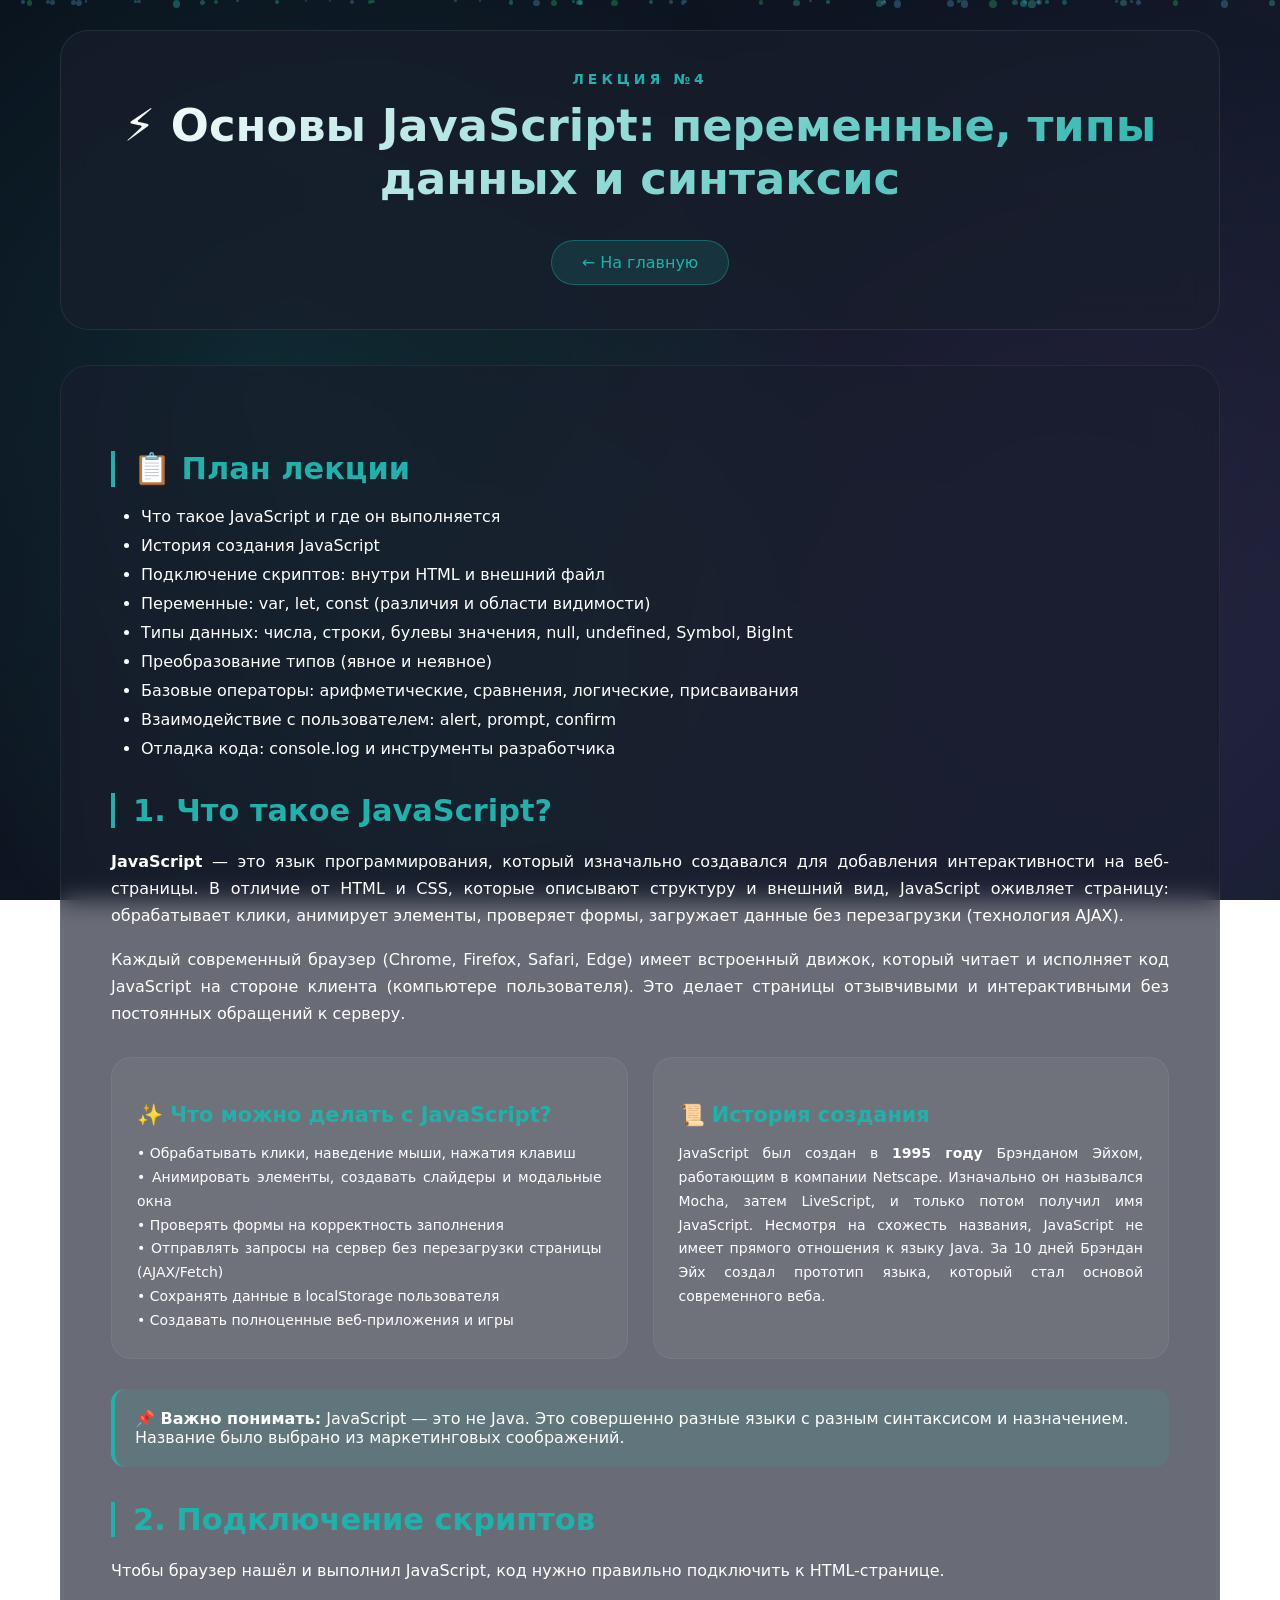
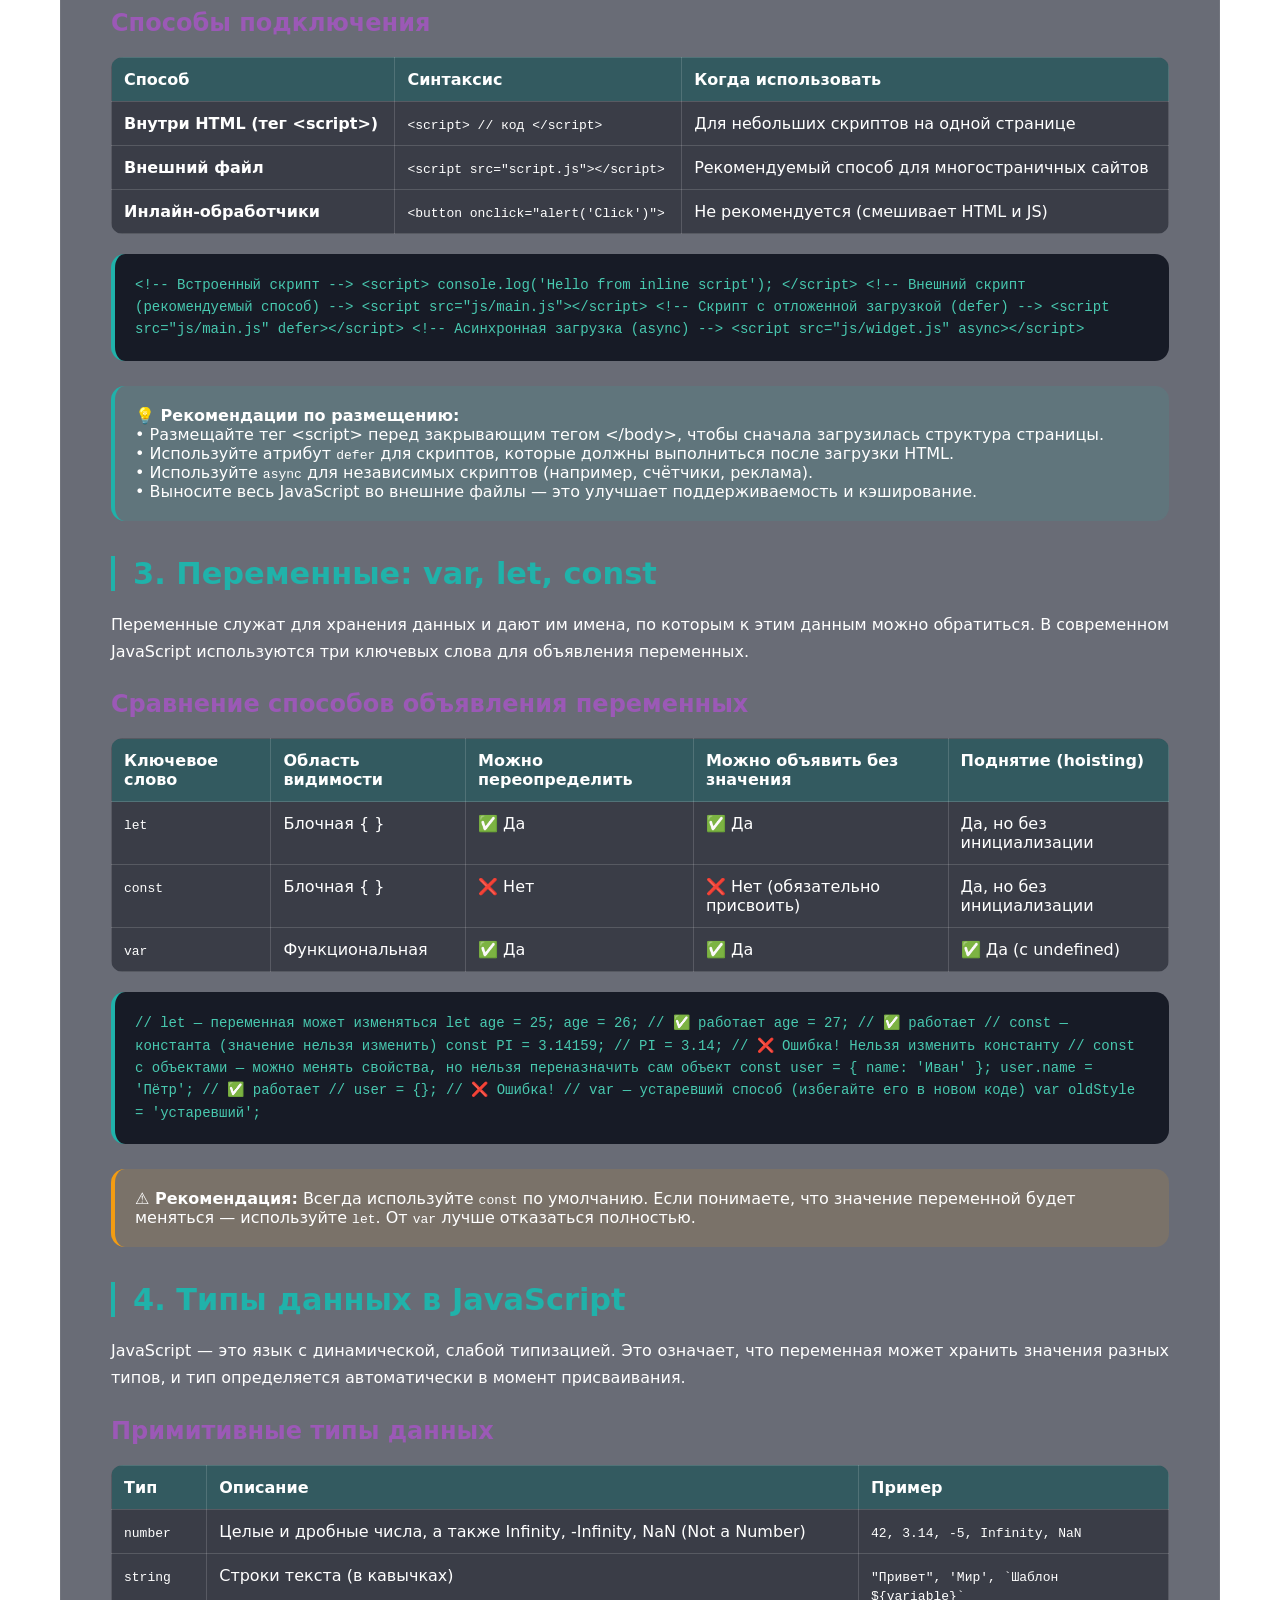
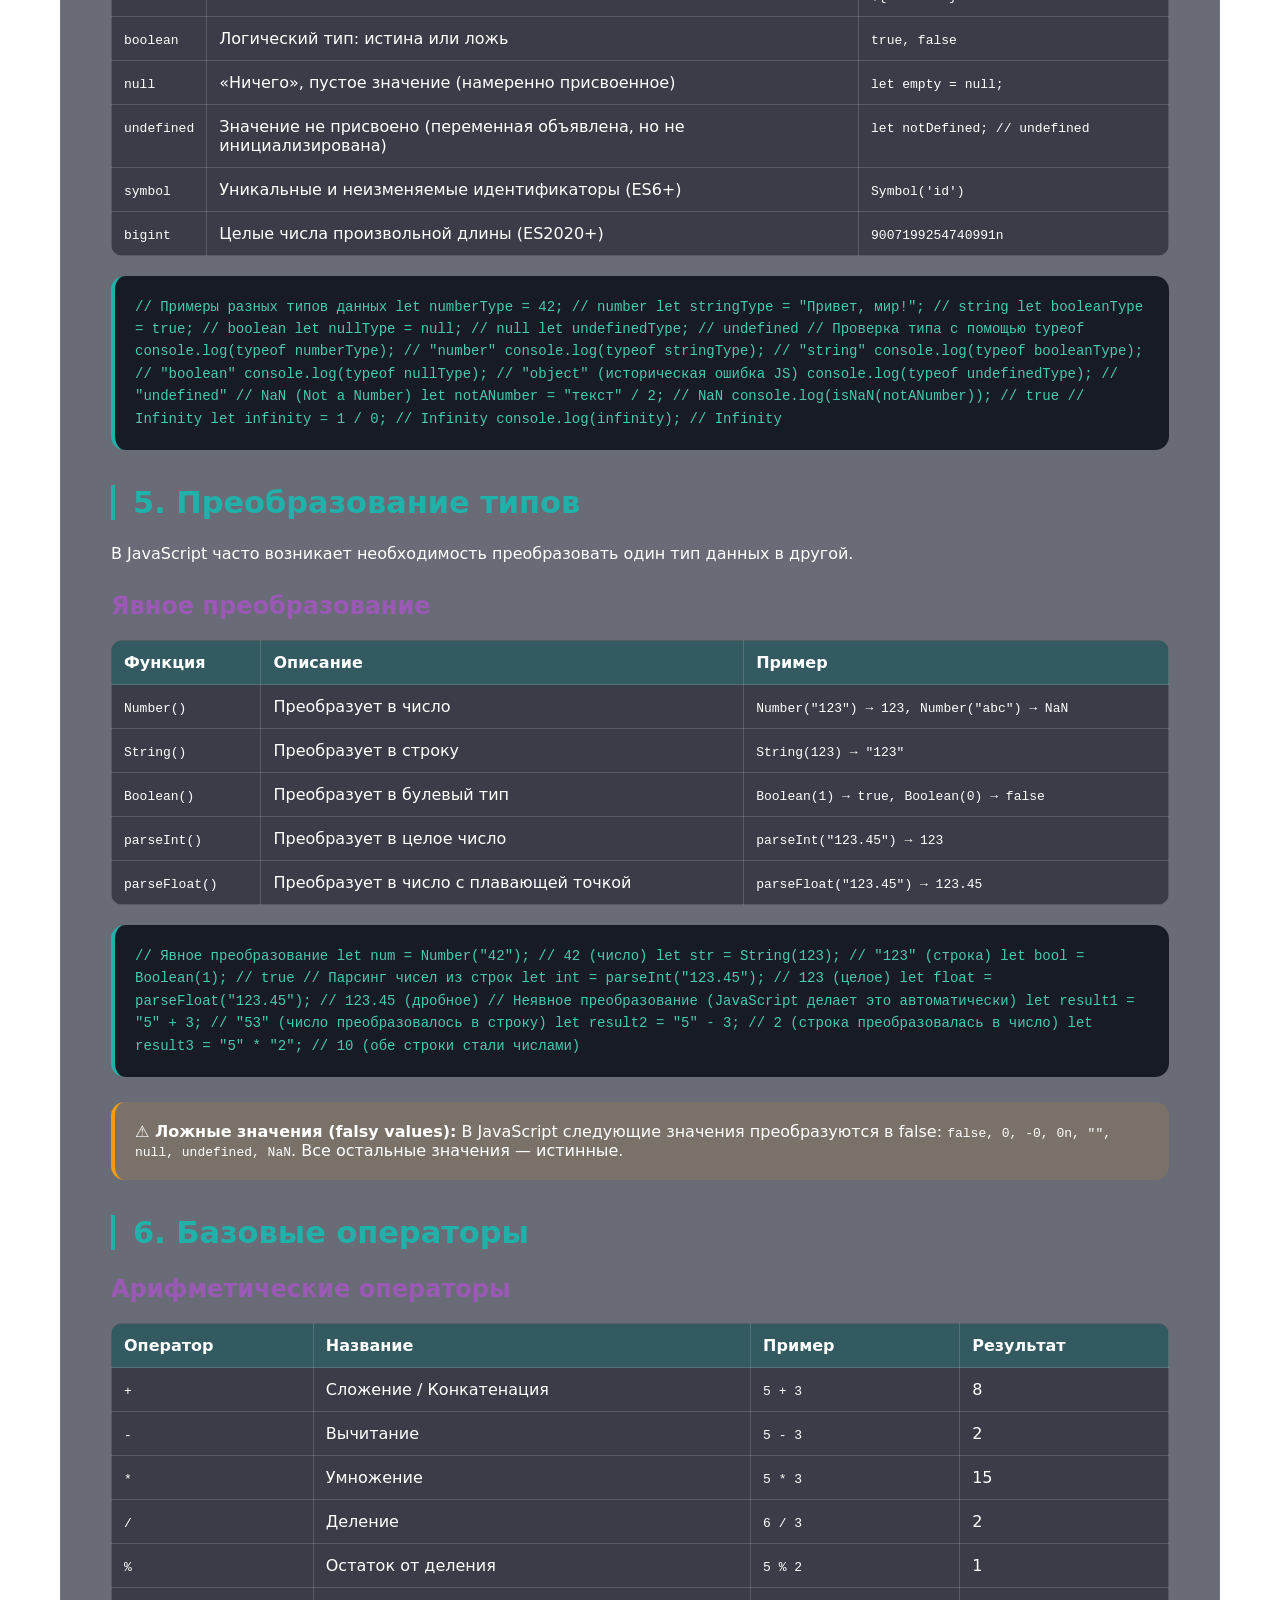
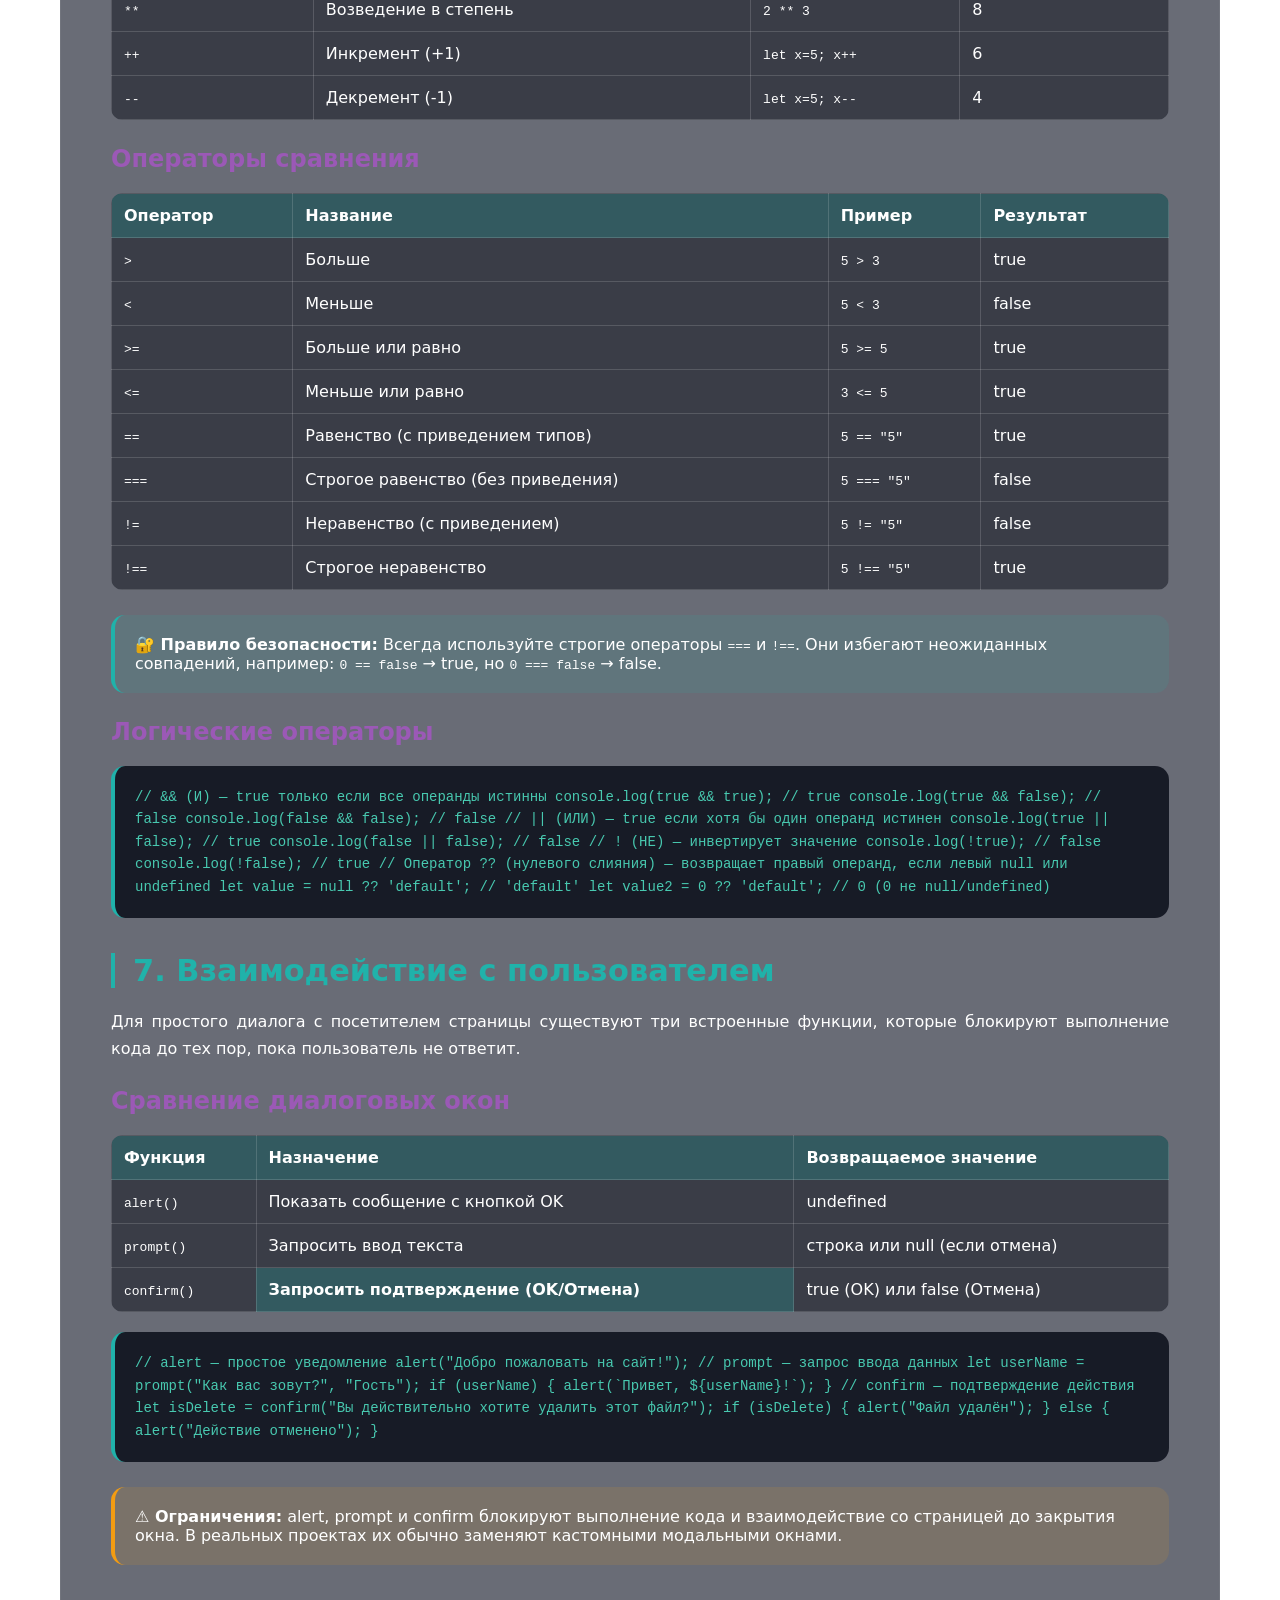
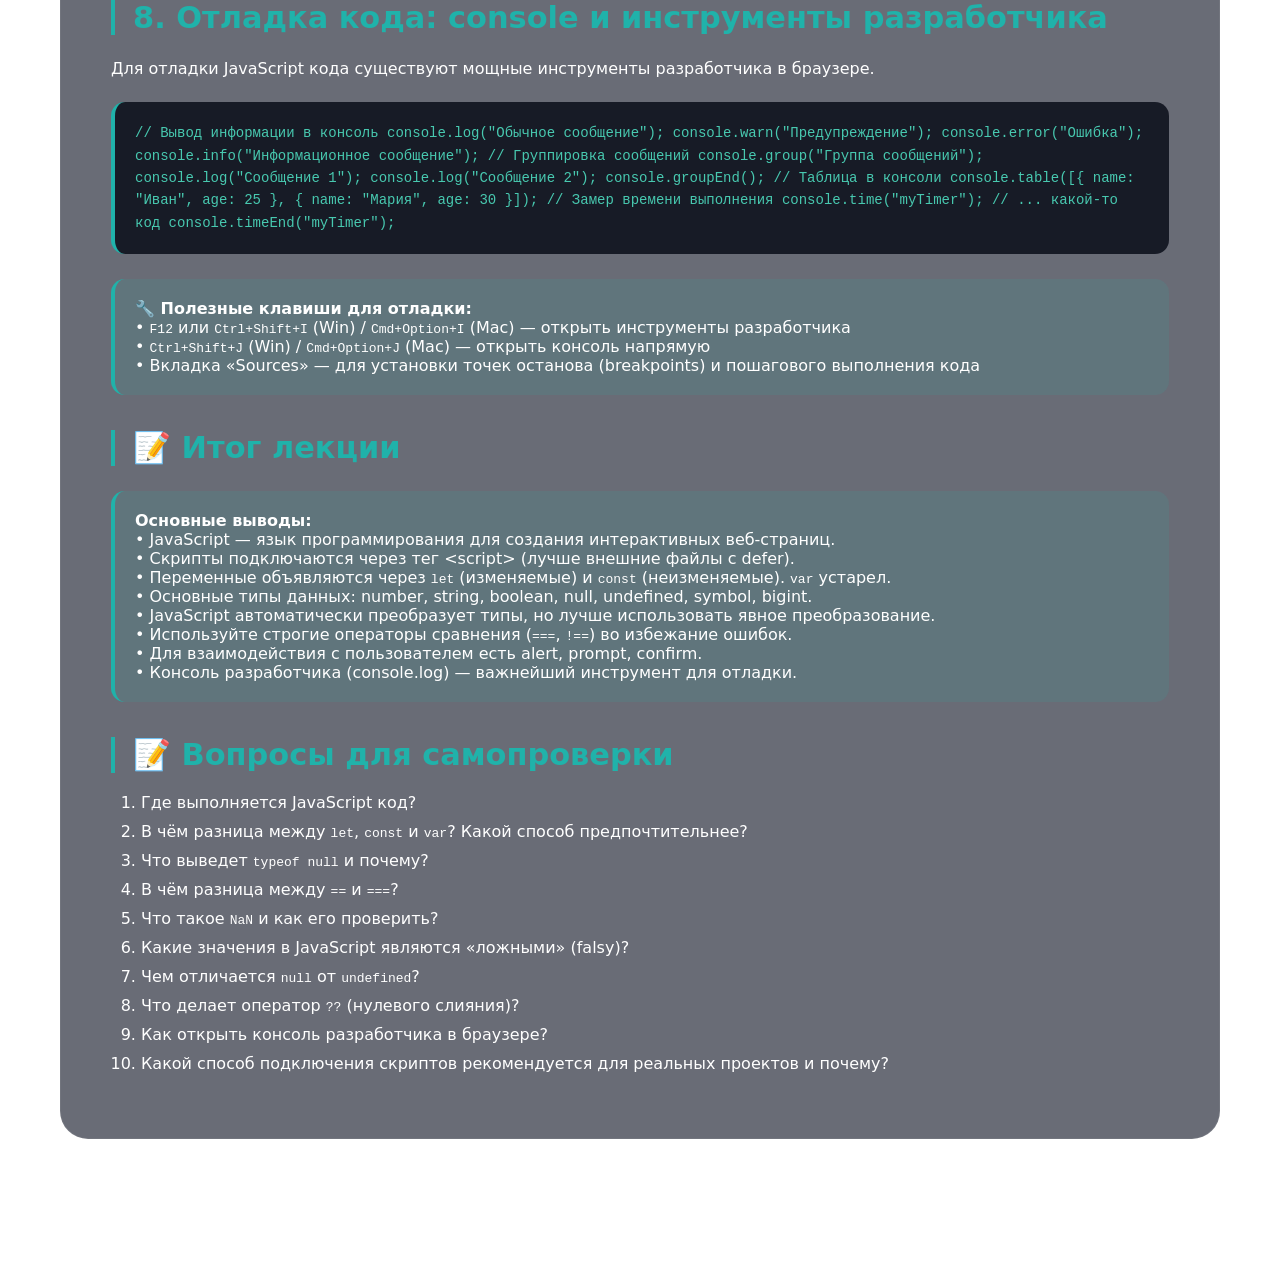
<file: lecture4.html>
<!DOCTYPE html>
<html lang="ru">
<head>
    <meta charset="UTF-8">
    <meta name="viewport" content="width=device-width, initial-scale=1.0">
    <title>Лекция 4 | Основы JavaScript: переменные, типы данных и синтаксис</title>
    <style>
        * {
            margin: 0;
            padding: 0;
            box-sizing: border-box;
        }

        body {
            font-family: 'Segoe UI', 'Roboto', system-ui, sans-serif;
            min-height: 100vh;
            overflow-x: hidden;
            position: relative;
        }

        body::before {
            content: '';
            position: fixed;
            top: 0;
            left: 0;
            width: 100%;
            height: 100%;
            background: linear-gradient(135deg, 
                #0a0f1a 0%, 
                #0f1623 15%, 
                #1a1f35 30%, 
                #0d1b2a 45%, 
                #1b263b 60%, 
                #0f1623 80%, 
                #0a0f1a 100%);
            background-size: 300% 300%;
            animation: gradientShift 12s ease infinite;
            z-index: -2;
        }

        body::after {
            content: '';
            position: fixed;
            top: 0;
            left: 0;
            width: 100%;
            height: 100%;
            background: radial-gradient(circle at 20% 40%, rgba(32,178,170,0.12) 0%, transparent 50%),
                        radial-gradient(circle at 80% 60%, rgba(155,89,182,0.1) 0%, transparent 50%),
                        radial-gradient(circle at 40% 80%, rgba(46,204,113,0.08) 0%, transparent 50%);
            pointer-events: none;
            z-index: -1;
            animation: subtlePulse 8s ease infinite;
        }

        @keyframes gradientShift {
            0% { background-position: 0% 50%; }
            25% { background-position: 50% 100%; }
            50% { background-position: 100% 50%; }
            75% { background-position: 50% 0%; }
            100% { background-position: 0% 50%; }
        }

        @keyframes subtlePulse {
            0%, 100% { opacity: 0.6; }
            50% { opacity: 1; }
        }

        .particles {
            position: fixed;
            top: 0;
            left: 0;
            width: 100%;
            height: 100%;
            pointer-events: none;
            z-index: 0;
            overflow: hidden;
        }

        .particle {
            position: absolute;
            background: rgba(32,178,170,0.4);
            border-radius: 50%;
            animation: floatParticle linear infinite;
        }

        @keyframes floatParticle {
            0% {
                transform: translateY(100vh) translateX(0) rotate(0deg);
                opacity: 0;
            }
            10% {
                opacity: 0.8;
            }
            90% {
                opacity: 0.5;
            }
            100% {
                transform: translateY(-20vh) translateX(50px) rotate(360deg);
                opacity: 0;
            }
        }

        .container {
            max-width: 1200px;
            margin: 0 auto;
            position: relative;
            z-index: 2;
            padding: 30px 20px;
        }

        .lecture-header {
            background: rgba(25, 30, 45, 0.7);
            backdrop-filter: blur(12px);
            border-radius: 28px;
            padding: 40px;
            margin-bottom: 35px;
            text-align: center;
            border: 1px solid rgba(255,255,255,0.08);
            animation: fadeInDown 0.8s ease-out;
            transition: all 0.3s;
        }

        .lecture-header:hover {
            border-color: rgba(32,178,170,0.3);
            box-shadow: 0 0 30px rgba(32,178,170,0.1);
        }

        @keyframes fadeInDown {
            from {
                opacity: 0;
                transform: translateY(-40px);
            }
            to {
                opacity: 1;
                transform: translateY(0);
            }
        }

        .lecture-header h1 {
            font-size: 2.8em;
            background: linear-gradient(135deg, #ffffff, #20b2aa, #9b59b6);
            background-size: 200% 200%;
            -webkit-background-clip: text;
            background-clip: text;
            color: transparent;
            margin-bottom: 15px;
            animation: textGradient 4s ease infinite;
        }

        @keyframes textGradient {
            0% { background-position: 0% 50%; }
            50% { background-position: 100% 50%; }
            100% { background-position: 0% 50%; }
        }

        .lecture-header .lecture-number {
            color: #20b2aa;
            font-size: 14px;
            letter-spacing: 4px;
            margin-bottom: 12px;
            text-transform: uppercase;
            font-weight: 600;
        }

        .back-btn {
            display: inline-block;
            background: rgba(32,178,170,0.15);
            border: 1px solid rgba(32,178,170,0.4);
            border-radius: 40px;
            padding: 12px 30px;
            color: #20b2aa;
            text-decoration: none;
            margin-top: 20px;
            transition: all 0.3s cubic-bezier(0.2, 0.9, 0.4, 1.1);
            font-weight: 500;
            backdrop-filter: blur(4px);
            position: relative;
            overflow: hidden;
        }

        .back-btn::before {
            content: '';
            position: absolute;
            top: 50%;
            left: 50%;
            width: 0;
            height: 0;
            border-radius: 50%;
            background: rgba(32,178,170,0.3);
            transform: translate(-50%, -50%);
            transition: width 0.5s, height 0.5s;
        }

        .back-btn:hover::before {
            width: 300px;
            height: 300px;
        }

        .back-btn:hover {
            background: #20b2aa;
            color: white;
            transform: translateY(-3px) scale(1.02);
            box-shadow: 0 10px 25px rgba(32,178,170,0.3);
            border-color: transparent;
        }

        .back-btn:active {
            transform: translateY(0) scale(0.98);
        }

        .content {
            background: rgba(25, 30, 45, 0.65);
            backdrop-filter: blur(12px);
            border-radius: 28px;
            padding: 50px;
            border: 1px solid rgba(255,255,255,0.06);
            animation: fadeInUp 0.8s ease-out 0.2s both;
            transition: all 0.3s;
            color: #ffffff;
        }

        @keyframes fadeInUp {
            from {
                opacity: 0;
                transform: translateY(40px);
            }
            to {
                opacity: 1;
                transform: translateY(0);
            }
        }

        .content:hover {
            border-color: rgba(32,178,170,0.15);
        }

        .content h2 {
            color: #20b2aa;
            margin: 35px 0 20px 0;
            font-size: 1.9em;
            border-left: 4px solid #20b2aa;
            padding-left: 18px;
            transition: transform 0.3s;
        }

        .content h2:hover {
            transform: translateX(5px);
        }

        .content h3 {
            color: #9b59b6;
            margin: 25px 0 12px 0;
            font-size: 1.5em;
        }

        .content h4 {
            color: #f39c12;
            margin: 20px 0 10px 0;
            font-size: 1.2em;
        }

        .content p {
            margin-bottom: 16px;
            text-align: justify;
            line-height: 1.7;
            color: #ffffff;
        }

        .content ul, .content ol {
            margin: 15px 0 15px 30px;
            color: #ffffff;
        }

        .content li {
            margin-bottom: 10px;
            transition: transform 0.2s;
            color: #ffffff;
        }

        .content li:hover {
            transform: translateX(5px);
            color: #20b2aa;
        }

        .code-block {
            background: rgba(10, 14, 25, 0.85);
            border-left: 4px solid #20b2aa;
            padding: 20px;
            border-radius: 14px;
            margin: 20px 0;
            font-family: 'Consolas', 'Monaco', monospace;
            font-size: 14px;
            overflow-x: auto;
            line-height: 1.6;
            transition: all 0.3s;
            position: relative;
            color: #ffffff;
        }

        .code-block:hover {
            transform: scale(1.01);
            border-left-color: #48c9b0;
            box-shadow: 0 5px 20px rgba(0,0,0,0.3);
        }

        .code-block code {
            color: #48c9b0;
        }

        .note {
            background: rgba(32,178,170,0.12);
            border-left: 4px solid #20b2aa;
            padding: 20px;
            border-radius: 14px;
            margin: 25px 0;
            transition: all 0.3s;
            color: #ffffff;
        }

        .note:hover {
            background: rgba(32,178,170,0.18);
            transform: translateX(5px);
        }

        .warning-note {
            background: rgba(243,156,18,0.12);
            border-left: 4px solid #f39c12;
            padding: 20px;
            border-radius: 14px;
            margin: 25px 0;
            transition: all 0.3s;
            color: #ffffff;
        }

        .warning-note:hover {
            background: rgba(243,156,18,0.18);
            transform: translateX(5px);
        }

        .info-grid {
            display: grid;
            grid-template-columns: repeat(auto-fit, minmax(280px, 1fr));
            gap: 25px;
            margin: 30px 0;
        }

        .info-card {
            background: rgba(255,255,255,0.04);
            border-radius: 20px;
            padding: 25px;
            border: 1px solid rgba(255,255,255,0.06);
            transition: all 0.3s cubic-bezier(0.2, 0.9, 0.4, 1.1);
            cursor: pointer;
            color: #ffffff;
        }

        .info-card:hover {
            transform: translateY(-8px);
            background: rgba(255,255,255,0.08);
            border-color: rgba(32,178,170,0.3);
            box-shadow: 0 15px 30px rgba(0,0,0,0.3);
        }

        .info-card:active {
            transform: translateY(-2px) scale(0.98);
        }

        .info-card h4 {
            color: #20b2aa;
            margin-bottom: 15px;
            font-size: 1.3em;
        }

        .info-card p {
            font-size: 14px;
            margin-bottom: 0;
            color: #ffffff;
        }

        .info-card code {
            color: #48c9b0;
            background: rgba(0,0,0,0.3);
            padding: 2px 6px;
            border-radius: 6px;
            display: inline-block;
            margin-top: 8px;
        }

        table {
            width: 100%;
            border-collapse: collapse;
            margin: 20px 0;
            background: rgba(10, 14, 25, 0.5);
            border-radius: 12px;
            overflow: hidden;
        }
        th, td {
            border: 1px solid rgba(255,255,255,0.15);
            padding: 12px;
            text-align: left;
            vertical-align: top;
            color: #ffffff !important;
        }
        th { 
            background: rgba(32,178,170,0.25);
            color: #ffffff !important;
            font-weight: 600;
        }

        .footer {
            text-align: center;
            margin-top: 40px;
            padding-top: 25px;
            border-top: 1px solid rgba(255,255,255,0.06);
            color: rgba(255,255,255,0.5);
            font-size: 13px;
            animation: fadeInUp 0.8s ease-out 0.4s both;
        }

        ::-webkit-scrollbar {
            width: 8px;
        }
        ::-webkit-scrollbar-track {
            background: rgba(15, 20, 35, 0.8);
            border-radius: 10px;
        }
        ::-webkit-scrollbar-thumb {
            background: #20b2aa;
            border-radius: 10px;
        }
        ::-webkit-scrollbar-thumb:hover {
            background: #48c9b0;
        }

        @media (max-width: 768px) {
            .container { padding: 20px 15px; }
            .lecture-header { padding: 25px; }
            .lecture-header h1 { font-size: 1.8em; }
            .content { padding: 25px; }
            .content h2 { font-size: 1.5em; }
            .info-grid { grid-template-columns: 1fr; }
            th, td { padding: 8px; font-size: 13px; }
        }
    </style>
</head>
<body>
    <div class="particles" id="particles"></div>

    <div class="container">
        <div class="lecture-header">
            <div class="lecture-number">Лекция №4</div>
            <h1>⚡ Основы JavaScript: переменные, типы данных и синтаксис</h1>
            <a href="index.html" class="back-btn">← На главную</a>
        </div>
        
        <div class="content">
            <h2>📋 План лекции</h2>
            <ul>
                <li>Что такое JavaScript и где он выполняется</li>
                <li>История создания JavaScript</li>
                <li>Подключение скриптов: внутри HTML и внешний файл</li>
                <li>Переменные: var, let, const (различия и области видимости)</li>
                <li>Типы данных: числа, строки, булевы значения, null, undefined, Symbol, BigInt</li>
                <li>Преобразование типов (явное и неявное)</li>
                <li>Базовые операторы: арифметические, сравнения, логические, присваивания</li>
                <li>Взаимодействие с пользователем: alert, prompt, confirm</li>
                <li>Отладка кода: console.log и инструменты разработчика</li>
            </ul>

            <h2>1. Что такое JavaScript?</h2>
            <p><strong>JavaScript</strong> — это язык программирования, который изначально создавался для добавления интерактивности на веб-страницы. В отличие от HTML и CSS, которые описывают структуру и внешний вид, JavaScript оживляет страницу: обрабатывает клики, анимирует элементы, проверяет формы, загружает данные без перезагрузки (технология AJAX).</p>
            <p>Каждый современный браузер (Chrome, Firefox, Safari, Edge) имеет встроенный движок, который читает и исполняет код JavaScript на стороне клиента (компьютере пользователя). Это делает страницы отзывчивыми и интерактивными без постоянных обращений к серверу.</p>
            
            <div class="info-grid">
                <div class="info-card">
                    <h4>✨ Что можно делать с JavaScript?</h4>
                    <p>• Обрабатывать клики, наведение мыши, нажатия клавиш<br>• Анимировать элементы, создавать слайдеры и модальные окна<br>• Проверять формы на корректность заполнения<br>• Отправлять запросы на сервер без перезагрузки страницы (AJAX/Fetch)<br>• Сохранять данные в localStorage пользователя<br>• Создавать полноценные веб-приложения и игры</p>
                </div>
                <div class="info-card">
                    <h4>📜 История создания</h4>
                    <p>JavaScript был создан в <strong>1995 году</strong> Брэнданом Эйхом, работающим в компании Netscape. Изначально он назывался Mocha, затем LiveScript, и только потом получил имя JavaScript. Несмотря на схожесть названия, JavaScript не имеет прямого отношения к языку Java. За 10 дней Брэндан Эйх создал прототип языка, который стал основой современного веба.</p>
                </div>
            </div>

            <div class="note">
                <strong>📌 Важно понимать:</strong> JavaScript — это не Java. Это совершенно разные языки с разным синтаксисом и назначением. Название было выбрано из маркетинговых соображений.
            </div>

            <h2>2. Подключение скриптов</h2>
            <p>Чтобы браузер нашёл и выполнил JavaScript, код нужно правильно подключить к HTML-странице.</p>

            <h3>Способы подключения</h3>
            <table>
                <thead>
                    <tr><th>Способ</th><th>Синтаксис</th><th>Когда использовать</th></tr>
                </thead>
                <tbody>
                    <tr><td><strong>Внутри HTML (тег &lt;script&gt;)</strong></td><td><code>&lt;script&gt; // код &lt;/script&gt;</code></td><td>Для небольших скриптов на одной странице</td></tr>
                    <tr><td><strong>Внешний файл</strong></td><td><code>&lt;script src="script.js"&gt;&lt;/script&gt;</code></td><td>Рекомендуемый способ для многостраничных сайтов</td></tr>
                    <tr><td><strong>Инлайн-обработчики</strong></td><td><code>&lt;button onclick="alert('Click')"&gt;</code></td><td>Не рекомендуется (смешивает HTML и JS)</td></tr>
                </tbody>
            </table>

            <div class="code-block">
<code>
&lt;!-- Встроенный скрипт --&gt;
&lt;script&gt;
    console.log('Hello from inline script');
&lt;/script&gt;

&lt;!-- Внешний скрипт (рекомендуемый способ) --&gt;
&lt;script src="js/main.js"&gt;&lt;/script&gt;

&lt;!-- Скрипт с отложенной загрузкой (defer) --&gt;
&lt;script src="js/main.js" defer&gt;&lt;/script&gt;

&lt;!-- Асинхронная загрузка (async) --&gt;
&lt;script src="js/widget.js" async&gt;&lt;/script&gt;
</code>
            </div>

            <div class="note">
                <strong>💡 Рекомендации по размещению:</strong><br>
                • Размещайте тег &lt;script&gt; перед закрывающим тегом &lt;/body&gt;, чтобы сначала загрузилась структура страницы.<br>
                • Используйте атрибут <code>defer</code> для скриптов, которые должны выполниться после загрузки HTML.<br>
                • Используйте <code>async</code> для независимых скриптов (например, счётчики, реклама).<br>
                • Выносите весь JavaScript во внешние файлы — это улучшает поддерживаемость и кэширование.
            </div>

            <h2>3. Переменные: var, let, const</h2>
            <p>Переменные служат для хранения данных и дают им имена, по которым к этим данным можно обратиться. В современном JavaScript используются три ключевых слова для объявления переменных.</p>

            <h3>Сравнение способов объявления переменных</h3>
            <table>
                <thead>
                    <tr><th>Ключевое слово</th><th>Область видимости</th><th>Можно переопределить</th><th>Можно объявить без значения</th><th>Поднятие (hoisting)</th></tr>
                </thead>
                <tbody>
                    <tr><td><code>let</code></td><td>Блочная { }</td><td>✅ Да</td><td>✅ Да</td><td>Да, но без инициализации</td></tr>
                    <tr><td><code>const</code></td><td>Блочная { }</td><td>❌ Нет</td><td>❌ Нет (обязательно присвоить)</td><td>Да, но без инициализации</td></tr>
                    <tr><td><code>var</code></td><td>Функциональная</td><td>✅ Да</td><td>✅ Да</td><td>✅ Да (с undefined)</td></tr>
                </tbody>
            </table>

            <div class="code-block">
<code>
// let — переменная может изменяться
let age = 25;
age = 26;      // ✅ работает
age = 27;      // ✅ работает

// const — константа (значение нельзя изменить)
const PI = 3.14159;
// PI = 3.14;  // ❌ Ошибка! Нельзя изменить константу

// const с объектами — можно менять свойства, но нельзя переназначить сам объект
const user = { name: 'Иван' };
user.name = 'Пётр';  // ✅ работает
// user = {};        // ❌ Ошибка!

// var — устаревший способ (избегайте его в новом коде)
var oldStyle = 'устаревший';
</code>
            </div>

            <div class="warning-note">
                <strong>⚠️ Рекомендация:</strong> Всегда используйте <code>const</code> по умолчанию. Если понимаете, что значение переменной будет меняться — используйте <code>let</code>. От <code>var</code> лучше отказаться полностью.
            </div>

            <h2>4. Типы данных в JavaScript</h2>
            <p>JavaScript — это язык с динамической, слабой типизацией. Это означает, что переменная может хранить значения разных типов, и тип определяется автоматически в момент присваивания.</p>

            <h3>Примитивные типы данных</h3>
            <table>
                <thead>
                    <tr><th>Тип</th><th>Описание</th><th>Пример</th></tr>
                </thead>
                <tbody>
                    <tr><td><code>number</code></td><td>Целые и дробные числа, а также Infinity, -Infinity, NaN (Not a Number)</td><td><code>42, 3.14, -5, Infinity, NaN</code></td></tr>
                    <tr><td><code>string</code></td><td>Строки текста (в кавычках)</td><td><code>"Привет", 'Мир', `Шаблон ${variable}`</code></td></tr>
                    <tr><td><code>boolean</code></td><td>Логический тип: истина или ложь</td><td><code>true, false</code></td></tr>
                    <tr><td><code>null</code></td><td>«Ничего», пустое значение (намеренно присвоенное)</td><td><code>let empty = null;</code></td></tr>
                    <tr><td><code>undefined</code></td><td>Значение не присвоено (переменная объявлена, но не инициализирована)</td><td><code>let notDefined; // undefined</code></td></tr>
                    <tr><td><code>symbol</code></td><td>Уникальные и неизменяемые идентификаторы (ES6+)</td><td><code>Symbol('id')</code></td></tr>
                    <tr><td><code>bigint</code></td><td>Целые числа произвольной длины (ES2020+)</td><td><code>9007199254740991n</code></td></tr>
                </tbody>
            </table>

            <div class="code-block">
<code>
// Примеры разных типов данных
let numberType = 42;                    // number
let stringType = "Привет, мир!";        // string
let booleanType = true;                 // boolean
let nullType = null;                    // null
let undefinedType;                      // undefined

// Проверка типа с помощью typeof
console.log(typeof numberType);         // "number"
console.log(typeof stringType);         // "string"
console.log(typeof booleanType);        // "boolean"
console.log(typeof nullType);           // "object" (историческая ошибка JS)
console.log(typeof undefinedType);      // "undefined"

// NaN (Not a Number)
let notANumber = "текст" / 2;           // NaN
console.log(isNaN(notANumber));         // true

// Infinity
let infinity = 1 / 0;                   // Infinity
console.log(infinity);                  // Infinity
</code>
            </div>

            <h2>5. Преобразование типов</h2>
            <p>В JavaScript часто возникает необходимость преобразовать один тип данных в другой.</p>

            <h3>Явное преобразование</h3>
            <table>
                <thead>
                    <tr><th>Функция</th><th>Описание</th><th>Пример</th></tr>
                </thead>
                <tbody>
                    <tr><td><code>Number()</code></td><td>Преобразует в число</td><td><code>Number("123") → 123, Number("abc") → NaN</code></td></tr>
                    <tr><td><code>String()</code></td><td>Преобразует в строку</td><td><code>String(123) → "123"</code></td></tr>
                    <tr><td><code>Boolean()</code></td><td>Преобразует в булевый тип</td><td><code>Boolean(1) → true, Boolean(0) → false</code></td></tr>
                    <tr><td><code>parseInt()</code></td><td>Преобразует в целое число</td><td><code>parseInt("123.45") → 123</code></td></tr>
                    <tr><td><code>parseFloat()</code></td><td>Преобразует в число с плавающей точкой</td><td><code>parseFloat("123.45") → 123.45</code></td></tr>
                </tbody>
            </table>

            <div class="code-block">
<code>
// Явное преобразование
let num = Number("42");         // 42 (число)
let str = String(123);          // "123" (строка)
let bool = Boolean(1);          // true

// Парсинг чисел из строк
let int = parseInt("123.45");   // 123 (целое)
let float = parseFloat("123.45"); // 123.45 (дробное)

// Неявное преобразование (JavaScript делает это автоматически)
let result1 = "5" + 3;          // "53" (число преобразовалось в строку)
let result2 = "5" - 3;          // 2 (строка преобразовалась в число)
let result3 = "5" * "2";        // 10 (обе строки стали числами)
</code>
            </div>

            <div class="warning-note">
                <strong>⚠️ Ложные значения (falsy values):</strong> В JavaScript следующие значения преобразуются в false: <code>false, 0, -0, 0n, "", null, undefined, NaN</code>. Все остальные значения — истинные.
            </div>

            <h2>6. Базовые операторы</h2>
            
            <h3>Арифметические операторы</h3>
            <table>
                <thead>
                    <tr><th>Оператор</th><th>Название</th><th>Пример</th><th>Результат</th></tr>
                </thead>
                <tbody>
                    <tr><td><code>+</code></td><td>Сложение / Конкатенация</td><td><code>5 + 3</code></td><td>8</td></tr>
                    <tr><td><code>-</code></td><td>Вычитание</td><td><code>5 - 3</code></td><td>2</td></tr>
                    <tr><td><code>*</code></td><td>Умножение</td><td><code>5 * 3</code></td><td>15</td></tr>
                    <tr><td><code>/</code></td><td>Деление</td><td><code>6 / 3</code></td><td>2</td></tr>
                    <tr><td><code>%</code></td><td>Остаток от деления</td><td><code>5 % 2</code></td><td>1</td></tr>
                    <tr><td><code>**</code></td><td>Возведение в степень</td><td><code>2 ** 3</code></td><td>8</td></tr>
                    <tr><td><code>++</code></td><td>Инкремент (+1)</td><td><code>let x=5; x++</code></td><td>6</td></tr>
                    <tr><td><code>--</code></td><td>Декремент (-1)</td><td><code>let x=5; x--</code></td><td>4</td></tr>
                </tbody>
            </table>

            <h3>Операторы сравнения</h3>
            <table>
                <thead>
                    <tr><th>Оператор</th><th>Название</th><th>Пример</th><th>Результат</th></tr>
                </thead>
                <tbody>
                    <tr><td><code>></code></td><td>Больше</td><td><code>5 > 3</code></td><td>true</td></tr>
                    <tr><td><code><</code></td><td>Меньше</td><td><code>5 < 3</code></td><td>false</td></tr>
                    <tr><td><code>>=</code></td><td>Больше или равно</td><td><code>5 >= 5</code></td><td>true</td></tr>
                    <tr><td><code><=</code></td><td>Меньше или равно</td><td><code>3 <= 5</code></td><td>true</td></tr>
                    <tr><td><code>==</code></td><td>Равенство (с приведением типов)</td><td><code>5 == "5"</code></td><td>true</td></tr>
                    <tr><td><code>===</code></td><td>Строгое равенство (без приведения)</td><td><code>5 === "5"</code></td><td>false</td></tr>
                    <tr><td><code>!=</code></td><td>Неравенство (с приведением)</td><td><code>5 != "5"</code></td><td>false</td></tr>
                    <tr><td><code>!==</code></td><td>Строгое неравенство</td><td><code>5 !== "5"</code></td><td>true</td></tr>
                </tbody>
            </table>

            <div class="note">
                <strong>🔐 Правило безопасности:</strong> Всегда используйте строгие операторы <code>===</code> и <code>!==</code>. Они избегают неожиданных совпадений, например: <code>0 == false</code> → true, но <code>0 === false</code> → false.
            </div>

            <h3>Логические операторы</h3>
            <div class="code-block">
<code>
// && (И) — true только если все операнды истинны
console.log(true && true);   // true
console.log(true && false);  // false
console.log(false && false); // false

// || (ИЛИ) — true если хотя бы один операнд истинен
console.log(true || false);  // true
console.log(false || false); // false

// ! (НЕ) — инвертирует значение
console.log(!true);          // false
console.log(!false);         // true

// Оператор ?? (нулевого слияния) — возвращает правый операнд, если левый null или undefined
let value = null ?? 'default';     // 'default'
let value2 = 0 ?? 'default';       // 0 (0 не null/undefined)
</code>
            </div>

            <h2>7. Взаимодействие с пользователем</h2>
            <p>Для простого диалога с посетителем страницы существуют три встроенные функции, которые блокируют выполнение кода до тех пор, пока пользователь не ответит.</p>

            <h3>Сравнение диалоговых окон</h3>
            <table>
                <thead>
                    <tr><th>Функция</th><th>Назначение</th><th>Возвращаемое значение</th></tr>
                </thead>
                <tbody>
                    <tr><td><code>alert()</code></td><td>Показать сообщение с кнопкой OK</td><td>undefined</td></tr>
                    <tr><td><code>prompt()</code></td><td>Запросить ввод текста</td><td>строка или null (если отмена)</td></tr>
                    <tr><td><code>confirm()</code></td><th class="row">Запросить подтверждение (OK/Отмена)</th></td><td style="color:#48c9b0;">true (OK) или false (Отмена)</td></tr>
                </tbody>
            </table>

            <div class="code-block">
<code>
// alert — простое уведомление
alert("Добро пожаловать на сайт!");

// prompt — запрос ввода данных
let userName = prompt("Как вас зовут?", "Гость");
if (userName) {
    alert(`Привет, ${userName}!`);
}

// confirm — подтверждение действия
let isDelete = confirm("Вы действительно хотите удалить этот файл?");
if (isDelete) {
    alert("Файл удалён");
} else {
    alert("Действие отменено");
}
</code>
            </div>

            <div class="warning-note">
                <strong>⚠️ Ограничения:</strong> alert, prompt и confirm блокируют выполнение кода и взаимодействие со страницей до закрытия окна. В реальных проектах их обычно заменяют кастомными модальными окнами.
            </div>

            <h2>8. Отладка кода: console и инструменты разработчика</h2>
            <p>Для отладки JavaScript кода существуют мощные инструменты разработчика в браузере.</p>

            <div class="code-block">
<code>
// Вывод информации в консоль
console.log("Обычное сообщение");
console.warn("Предупреждение");
console.error("Ошибка");
console.info("Информационное сообщение");

// Группировка сообщений
console.group("Группа сообщений");
console.log("Сообщение 1");
console.log("Сообщение 2");
console.groupEnd();

// Таблица в консоли
console.table([{ name: "Иван", age: 25 }, { name: "Мария", age: 30 }]);

// Замер времени выполнения
console.time("myTimer");
// ... какой-то код
console.timeEnd("myTimer");
</code>
            </div>

            <div class="note">
                <strong>🔧 Полезные клавиши для отладки:</strong><br>
                • <code>F12</code> или <code>Ctrl+Shift+I</code> (Win) / <code>Cmd+Option+I</code> (Mac) — открыть инструменты разработчика<br>
                • <code>Ctrl+Shift+J</code> (Win) / <code>Cmd+Option+J</code> (Mac) — открыть консоль напрямую<br>
                • Вкладка «Sources» — для установки точек останова (breakpoints) и пошагового выполнения кода
            </div>

            <h2>📝 Итог лекции</h2>
            <div class="note">
                <strong>Основные выводы:</strong><br>
                • JavaScript — язык программирования для создания интерактивных веб-страниц.<br>
                • Скрипты подключаются через тег &lt;script&gt; (лучше внешние файлы с defer).<br>
                • Переменные объявляются через <code>let</code> (изменяемые) и <code>const</code> (неизменяемые). <code>var</code> устарел.<br>
                • Основные типы данных: number, string, boolean, null, undefined, symbol, bigint.<br>
                • JavaScript автоматически преобразует типы, но лучше использовать явное преобразование.<br>
                • Используйте строгие операторы сравнения (<code>===</code>, <code>!==</code>) во избежание ошибок.<br>
                • Для взаимодействия с пользователем есть alert, prompt, confirm.<br>
                • Консоль разработчика (console.log) — важнейший инструмент для отладки.
            </div>

            <h2>📝 Вопросы для самопроверки</h2>
            <ol>
                <li>Где выполняется JavaScript код?</li>
                <li>В чём разница между <code>let</code>, <code>const</code> и <code>var</code>? Какой способ предпочтительнее?</li>
                <li>Что выведет <code>typeof null</code> и почему?</li>
                <li>В чём разница между <code>==</code> и <code>===</code>?</li>
                <li>Что такое <code>NaN</code> и как его проверить?</li>
                <li>Какие значения в JavaScript являются «ложными» (falsy)?</li>
                <li>Чем отличается <code>null</code> от <code>undefined</code>?</li>
                <li>Что делает оператор <code>??</code> (нулевого слияния)?</li>
                <li>Как открыть консоль разработчика в браузере?</li>
                <li>Какой способ подключения скриптов рекомендуется для реальных проектов и почему?</li>
            </ol>
        </div>
        
        <div class="footer">
            <p>Курс лекций по дисциплине «Обучение пользователей информационных систем» | Веб-разработка на HTML, CSS и JavaScript</p>
            <p style="margin-top: 8px;">Лекция 4: Основы JavaScript: переменные, типы данных и синтаксис</p>
        </div>
    </div>

    <script>
        function createParticles() {
            const particlesContainer = document.getElementById('particles');
            if (!particlesContainer) return;
            
            const particleCount = 60;
            
            for (let i = 0; i < particleCount; i++) {
                const particle = document.createElement('div');
                particle.classList.add('particle');
                
                const size = Math.random() * 6 + 2;
                particle.style.width = size + 'px';
                particle.style.height = size + 'px';
                particle.style.left = Math.random() * 100 + '%';
                const duration = Math.random() * 12 + 8;
                particle.style.animationDuration = duration + 's';
                particle.style.animationDelay = Math.random() * 15 + 's';
                const colors = ['rgba(32,178,170,0.4)', 'rgba(72,201,176,0.3)', 'rgba(46,204,113,0.3)', 'rgba(93,173,226,0.3)'];
                particle.style.background = colors[Math.floor(Math.random() * colors.length)];
                
                particlesContainer.appendChild(particle);
            }
        }
        
        const observerOptions = {
            threshold: 0.1,
            rootMargin: '0px 0px -50px 0px'
        };
        
        const observer = new IntersectionObserver((entries) => {
            entries.forEach(entry => {
                if (entry.isIntersecting) {
                    entry.target.style.opacity = '1';
                    entry.target.style.transform = 'translateY(0)';
                }
            });
        }, observerOptions);
        
        document.querySelectorAll('.content h2, .content h3, .info-card, .code-block, .note, .warning-note, table').forEach(el => {
            el.style.opacity = '0';
            el.style.transform = 'translateY(20px)';
            el.style.transition = 'opacity 0.6s ease, transform 0.6s ease';
            observer.observe(el);
        });
        
        createParticles();
        
        document.querySelectorAll('.info-card').forEach(card => {
            card.addEventListener('click', () => {
                card.style.transform = 'scale(0.98)';
                setTimeout(() => {
                    card.style.transform = '';
                }, 150);
            });
        });
    </script>
</body>
</html>
</file>
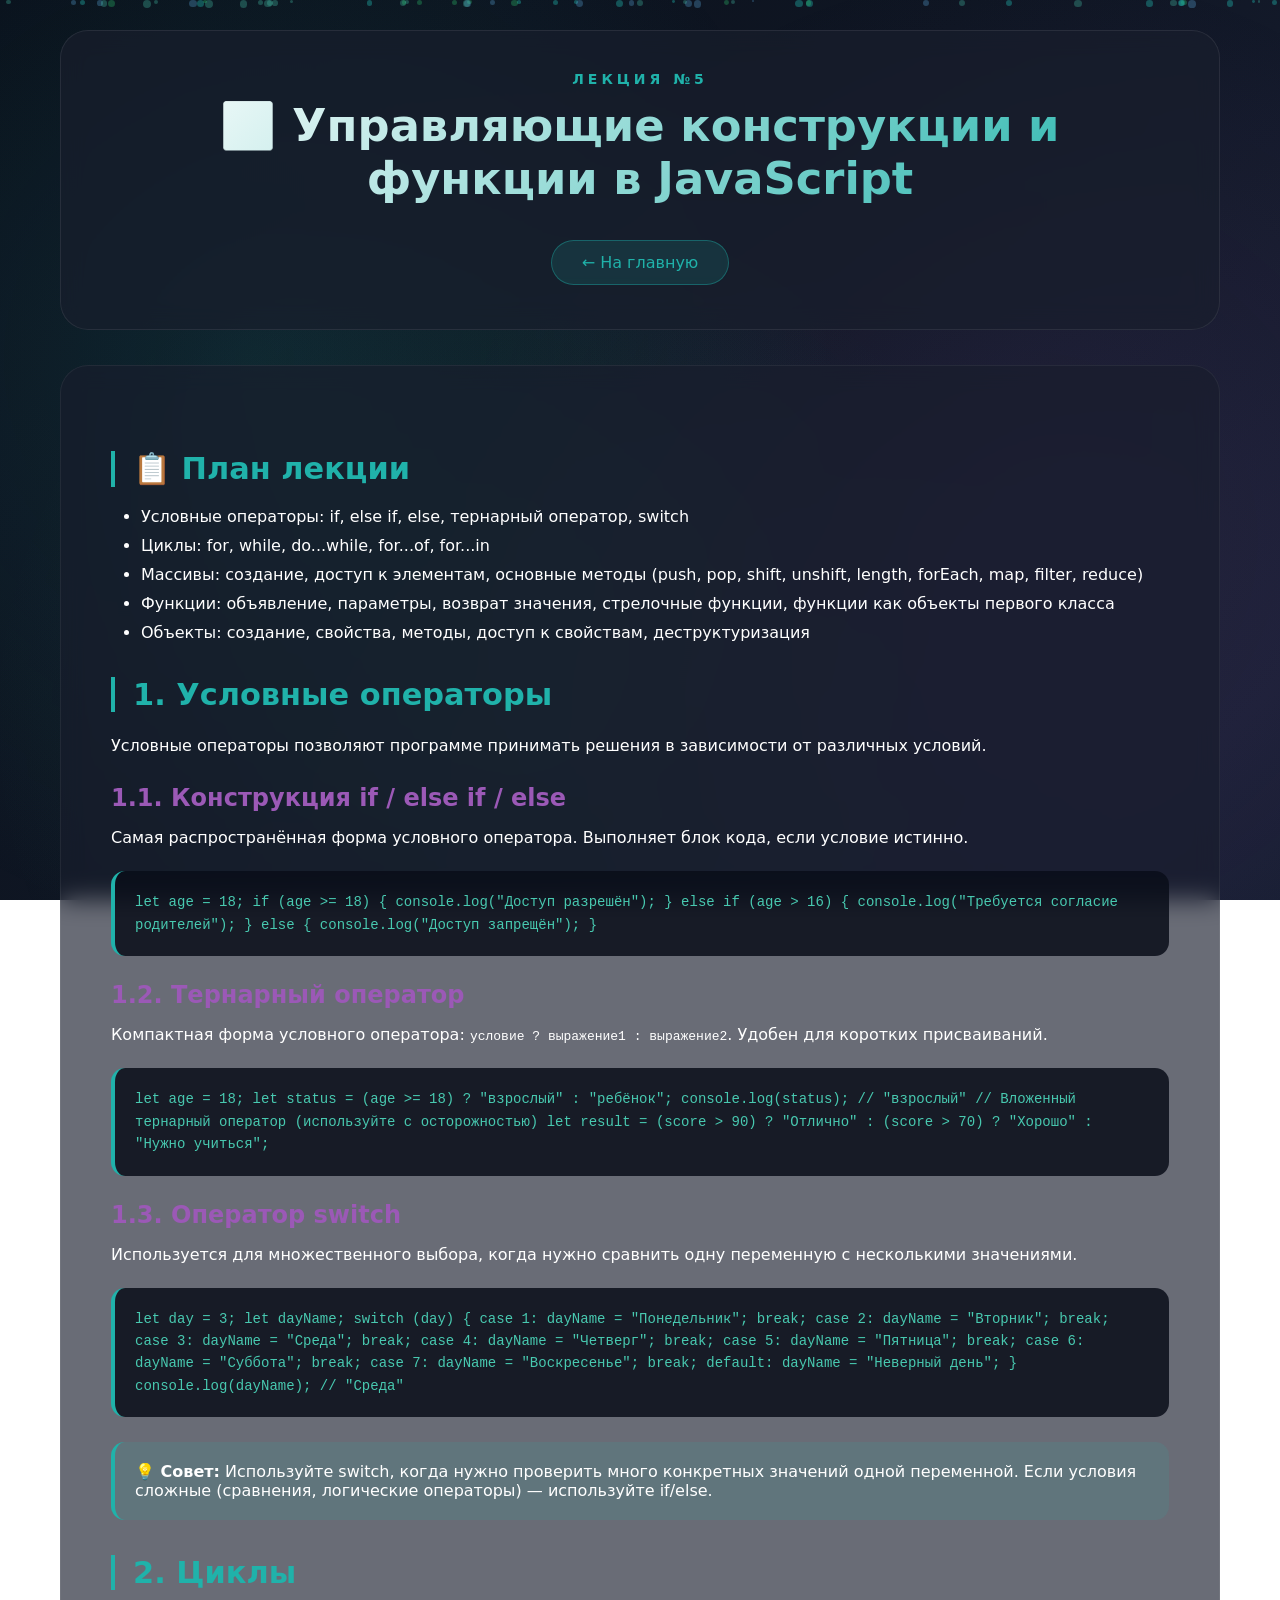
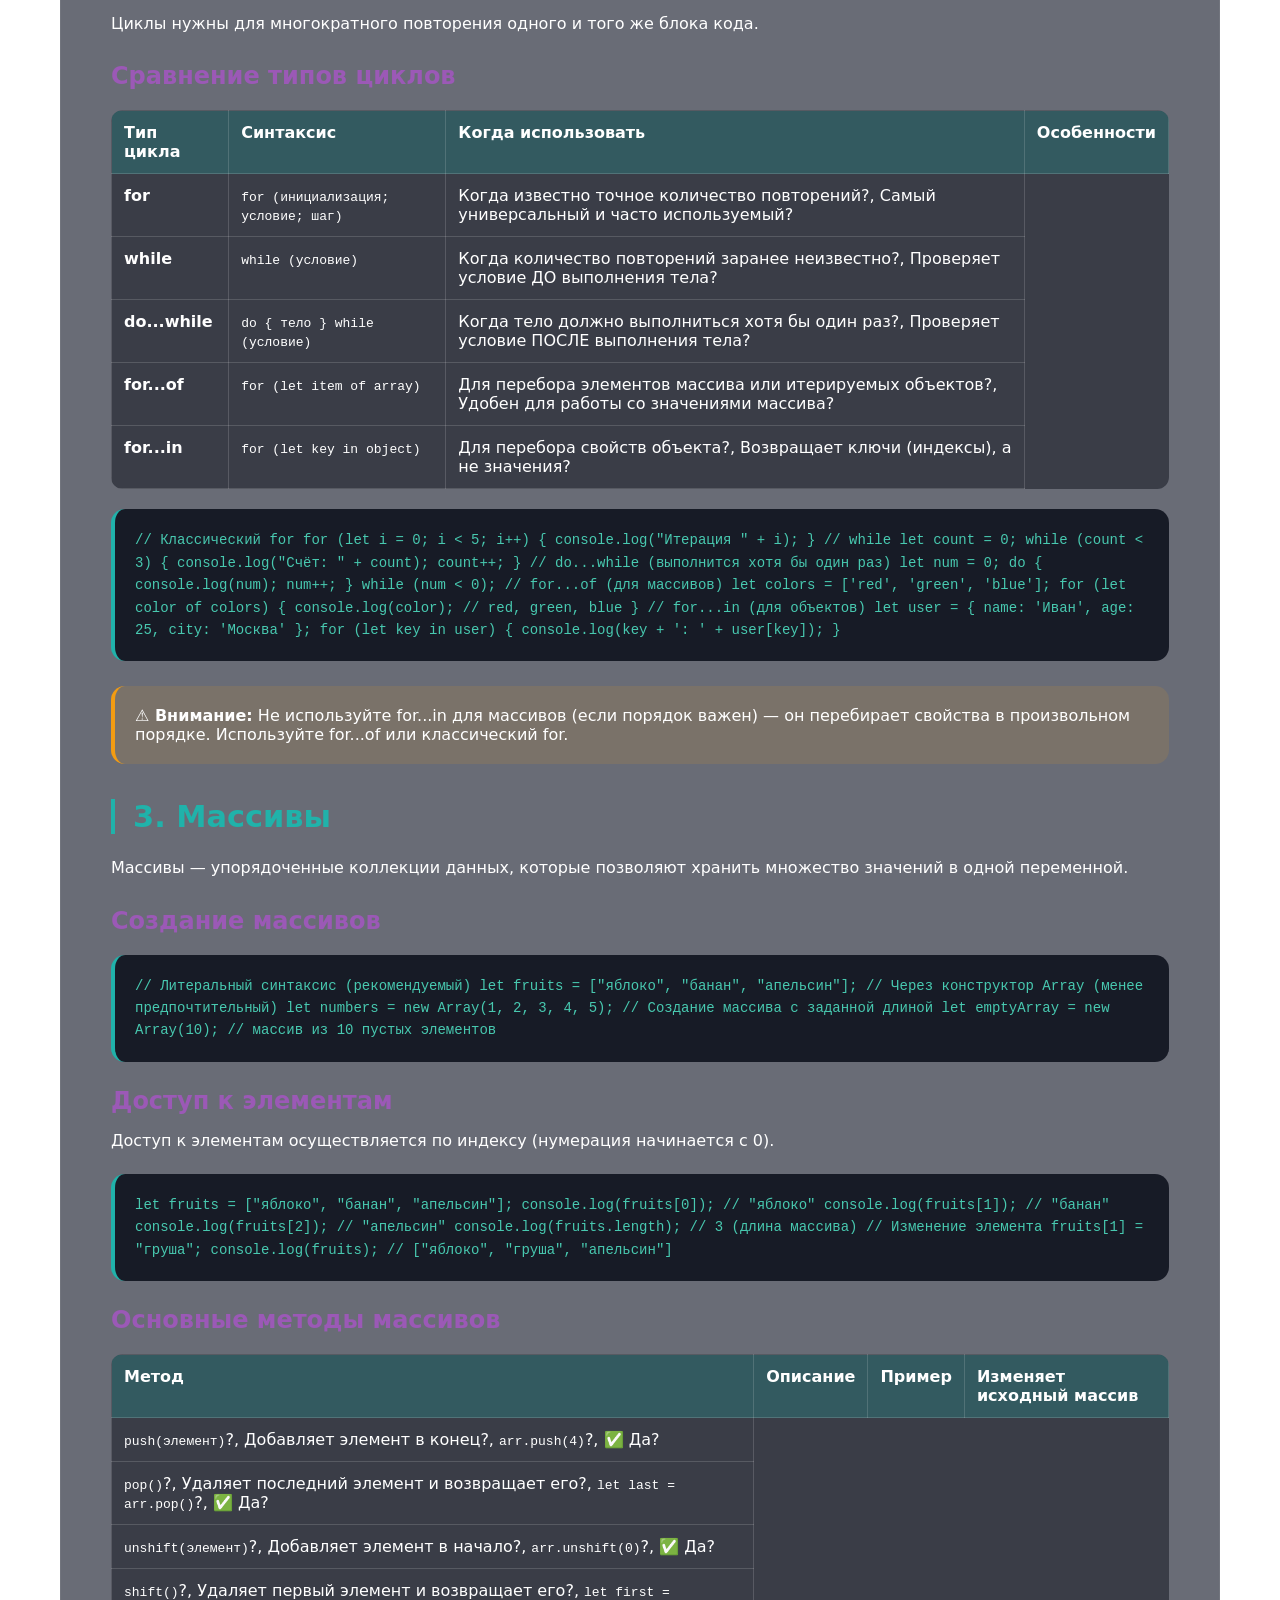
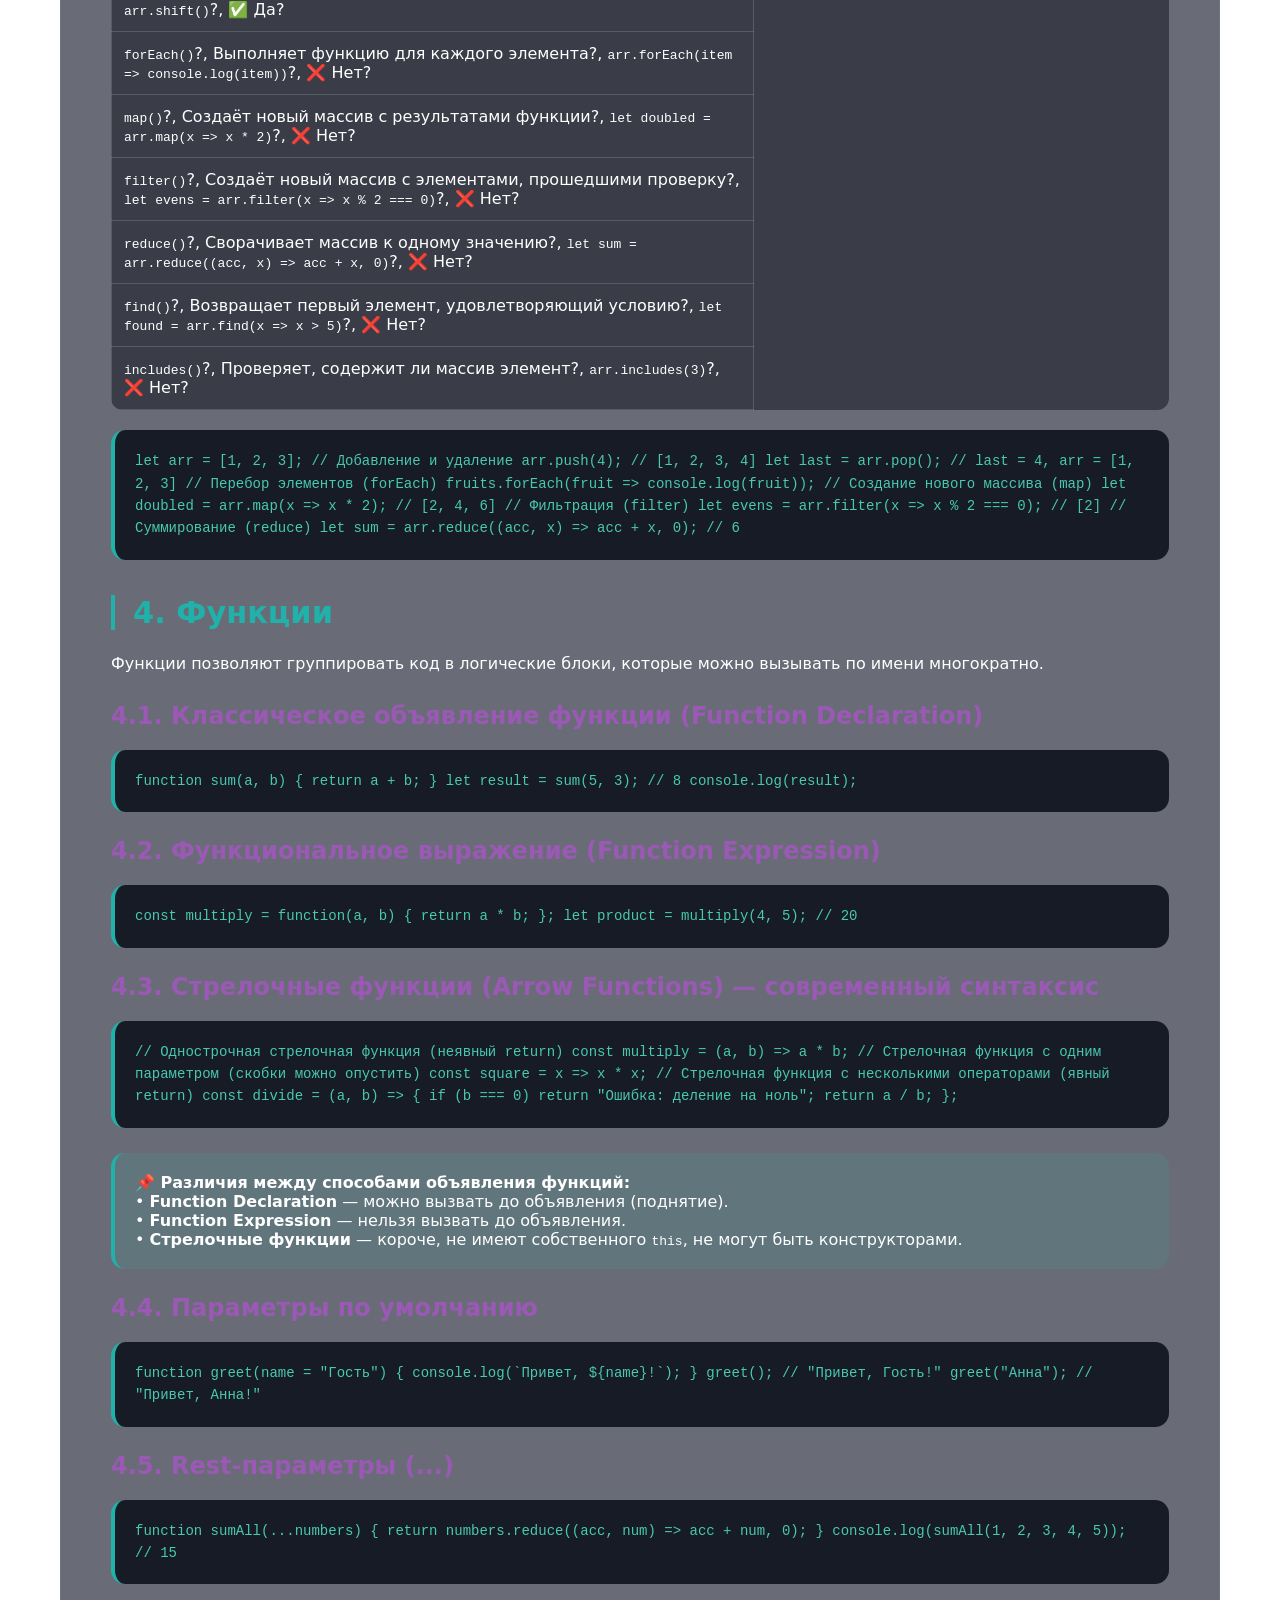
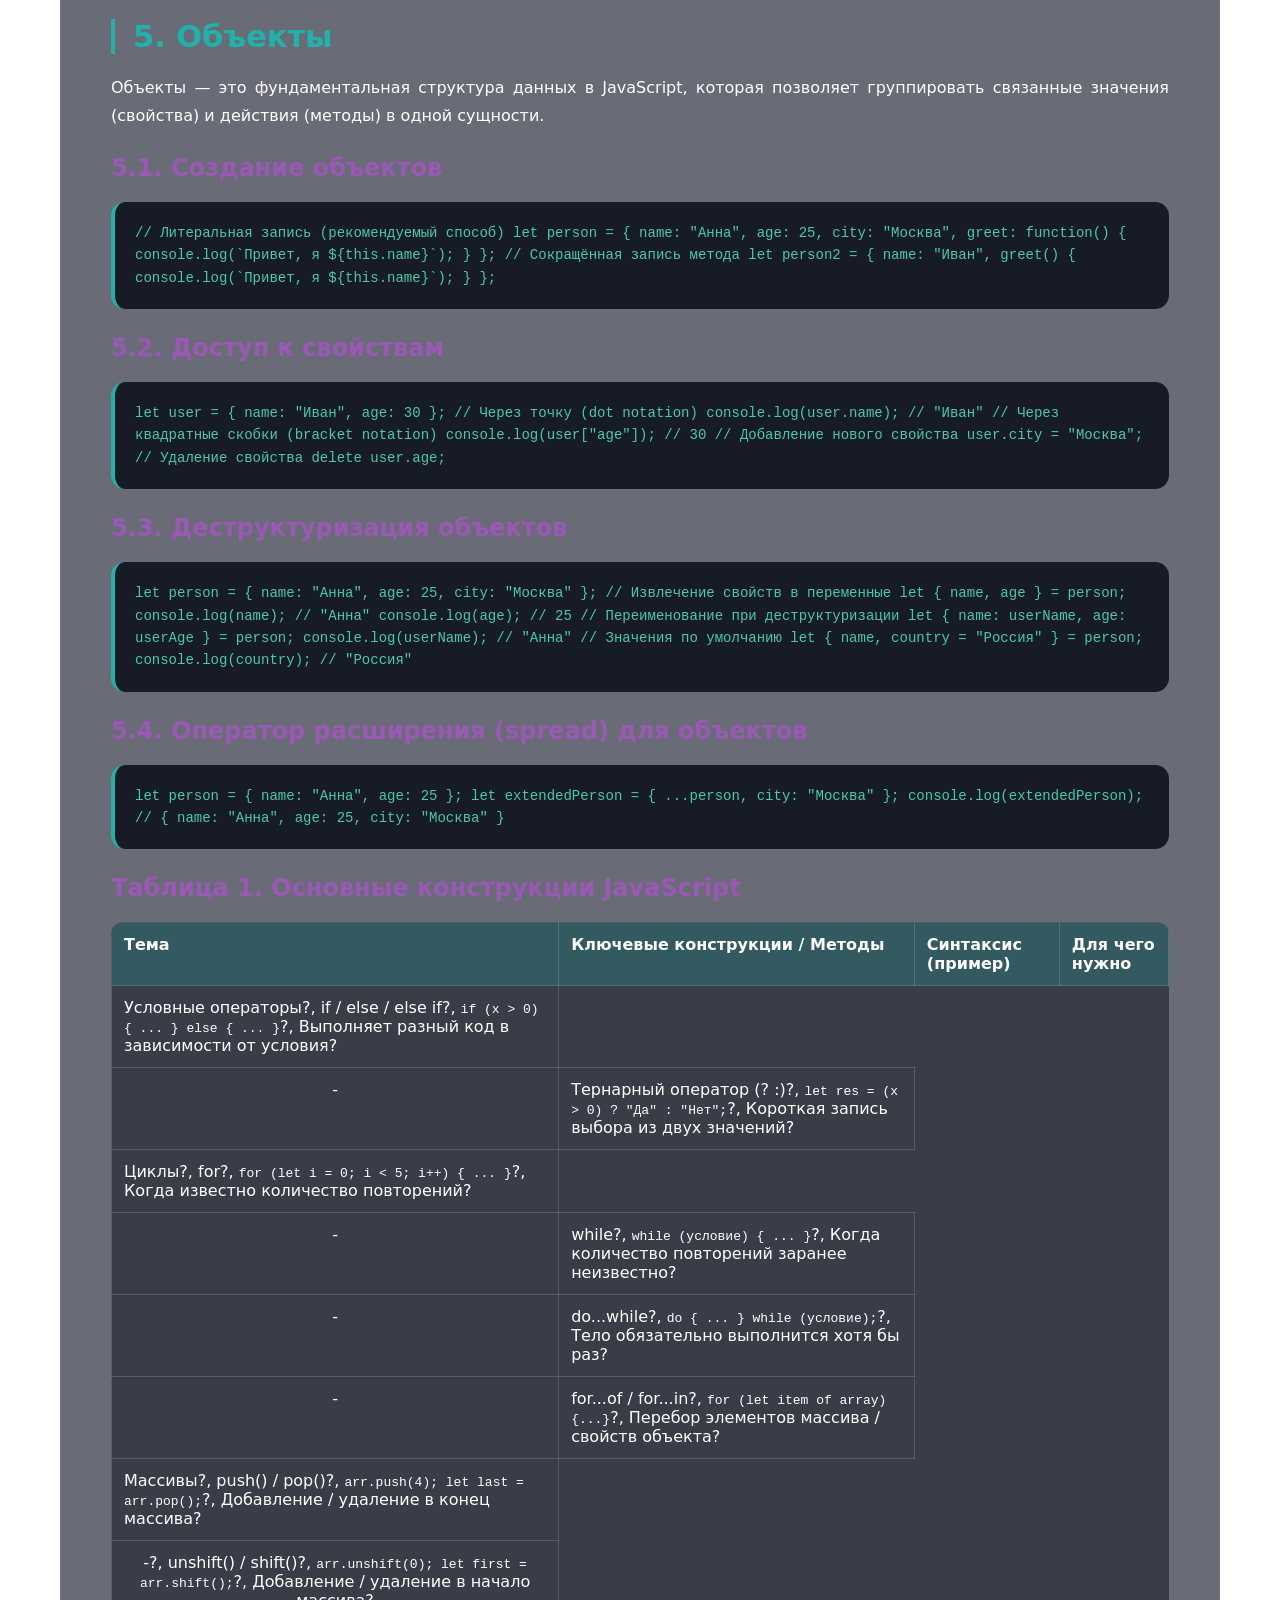
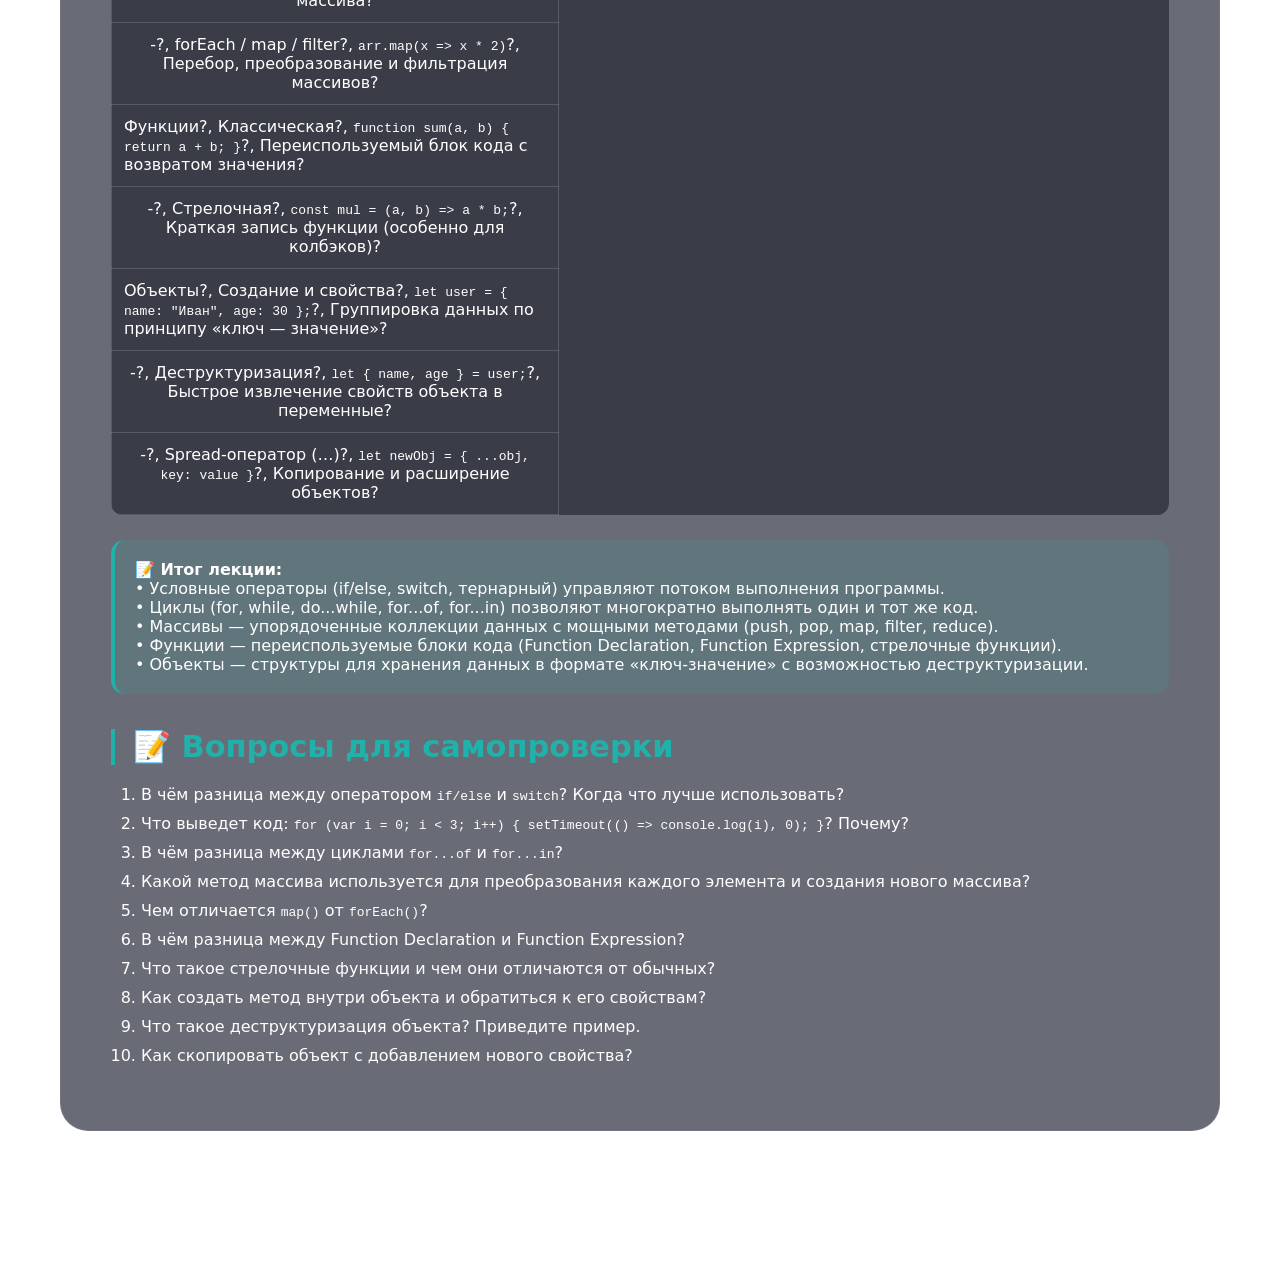
<file: lecture5.html>
<!DOCTYPE html>
<html lang="ru">
<head>
    <meta charset="UTF-8">
    <meta name="viewport" content="width=device-width, initial-scale=1.0">
    <title>Лекция 5 | Управляющие конструкции и функции в JavaScript</title>
    <style>
        * {
            margin: 0;
            padding: 0;
            box-sizing: border-box;
        }

        body {
            font-family: 'Segoe UI', 'Roboto', system-ui, sans-serif;
            min-height: 100vh;
            overflow-x: hidden;
            position: relative;
        }

        body::before {
            content: '';
            position: fixed;
            top: 0;
            left: 0;
            width: 100%;
            height: 100%;
            background: linear-gradient(135deg, 
                #0a0f1a 0%, 
                #0f1623 15%, 
                #1a1f35 30%, 
                #0d1b2a 45%, 
                #1b263b 60%, 
                #0f1623 80%, 
                #0a0f1a 100%);
            background-size: 300% 300%;
            animation: gradientShift 12s ease infinite;
            z-index: -2;
        }

        body::after {
            content: '';
            position: fixed;
            top: 0;
            left: 0;
            width: 100%;
            height: 100%;
            background: radial-gradient(circle at 20% 40%, rgba(32,178,170,0.12) 0%, transparent 50%),
                        radial-gradient(circle at 80% 60%, rgba(155,89,182,0.1) 0%, transparent 50%),
                        radial-gradient(circle at 40% 80%, rgba(46,204,113,0.08) 0%, transparent 50%);
            pointer-events: none;
            z-index: -1;
            animation: subtlePulse 8s ease infinite;
        }

        @keyframes gradientShift {
            0% { background-position: 0% 50%; }
            25% { background-position: 50% 100%; }
            50% { background-position: 100% 50%; }
            75% { background-position: 50% 0%; }
            100% { background-position: 0% 50%; }
        }

        @keyframes subtlePulse {
            0%, 100% { opacity: 0.6; }
            50% { opacity: 1; }
        }

        .particles {
            position: fixed;
            top: 0;
            left: 0;
            width: 100%;
            height: 100%;
            pointer-events: none;
            z-index: 0;
            overflow: hidden;
        }

        .particle {
            position: absolute;
            background: rgba(32,178,170,0.4);
            border-radius: 50%;
            animation: floatParticle linear infinite;
        }

        @keyframes floatParticle {
            0% {
                transform: translateY(100vh) translateX(0) rotate(0deg);
                opacity: 0;
            }
            10% {
                opacity: 0.8;
            }
            90% {
                opacity: 0.5;
            }
            100% {
                transform: translateY(-20vh) translateX(50px) rotate(360deg);
                opacity: 0;
            }
        }

        .container {
            max-width: 1200px;
            margin: 0 auto;
            position: relative;
            z-index: 2;
            padding: 30px 20px;
        }

        .lecture-header {
            background: rgba(25, 30, 45, 0.7);
            backdrop-filter: blur(12px);
            border-radius: 28px;
            padding: 40px;
            margin-bottom: 35px;
            text-align: center;
            border: 1px solid rgba(255,255,255,0.08);
            animation: fadeInDown 0.8s ease-out;
            transition: all 0.3s;
        }

        .lecture-header:hover {
            border-color: rgba(32,178,170,0.3);
            box-shadow: 0 0 30px rgba(32,178,170,0.1);
        }

        @keyframes fadeInDown {
            from {
                opacity: 0;
                transform: translateY(-40px);
            }
            to {
                opacity: 1;
                transform: translateY(0);
            }
        }

        .lecture-header h1 {
            font-size: 2.8em;
            background: linear-gradient(135deg, #ffffff, #20b2aa, #9b59b6);
            background-size: 200% 200%;
            -webkit-background-clip: text;
            background-clip: text;
            color: transparent;
            margin-bottom: 15px;
            animation: textGradient 4s ease infinite;
        }

        @keyframes textGradient {
            0% { background-position: 0% 50%; }
            50% { background-position: 100% 50%; }
            100% { background-position: 0% 50%; }
        }

        .lecture-header .lecture-number {
            color: #20b2aa;
            font-size: 14px;
            letter-spacing: 4px;
            margin-bottom: 12px;
            text-transform: uppercase;
            font-weight: 600;
        }

        .back-btn {
            display: inline-block;
            background: rgba(32,178,170,0.15);
            border: 1px solid rgba(32,178,170,0.4);
            border-radius: 40px;
            padding: 12px 30px;
            color: #20b2aa;
            text-decoration: none;
            margin-top: 20px;
            transition: all 0.3s cubic-bezier(0.2, 0.9, 0.4, 1.1);
            font-weight: 500;
            backdrop-filter: blur(4px);
            position: relative;
            overflow: hidden;
        }

        .back-btn::before {
            content: '';
            position: absolute;
            top: 50%;
            left: 50%;
            width: 0;
            height: 0;
            border-radius: 50%;
            background: rgba(32,178,170,0.3);
            transform: translate(-50%, -50%);
            transition: width 0.5s, height 0.5s;
        }

        .back-btn:hover::before {
            width: 300px;
            height: 300px;
        }

        .back-btn:hover {
            background: #20b2aa;
            color: white;
            transform: translateY(-3px) scale(1.02);
            box-shadow: 0 10px 25px rgba(32,178,170,0.3);
            border-color: transparent;
        }

        .back-btn:active {
            transform: translateY(0) scale(0.98);
        }

        .content {
            background: rgba(25, 30, 45, 0.65);
            backdrop-filter: blur(12px);
            border-radius: 28px;
            padding: 50px;
            border: 1px solid rgba(255,255,255,0.06);
            animation: fadeInUp 0.8s ease-out 0.2s both;
            transition: all 0.3s;
            color: #ffffff;
        }

        @keyframes fadeInUp {
            from {
                opacity: 0;
                transform: translateY(40px);
            }
            to {
                opacity: 1;
                transform: translateY(0);
            }
        }

        .content:hover {
            border-color: rgba(32,178,170,0.15);
        }

        .content h2 {
            color: #20b2aa;
            margin: 35px 0 20px 0;
            font-size: 1.9em;
            border-left: 4px solid #20b2aa;
            padding-left: 18px;
            transition: transform 0.3s;
        }

        .content h2:hover {
            transform: translateX(5px);
        }

        .content h3 {
            color: #9b59b6;
            margin: 25px 0 12px 0;
            font-size: 1.5em;
        }

        .content h4 {
            color: #f39c12;
            margin: 20px 0 10px 0;
            font-size: 1.2em;
        }

        .content p {
            margin-bottom: 16px;
            text-align: justify;
            line-height: 1.7;
            color: #ffffff;
        }

        .content ul, .content ol {
            margin: 15px 0 15px 30px;
            color: #ffffff;
        }

        .content li {
            margin-bottom: 10px;
            transition: transform 0.2s;
            color: #ffffff;
        }

        .content li:hover {
            transform: translateX(5px);
            color: #20b2aa;
        }

        .code-block {
            background: rgba(10, 14, 25, 0.85);
            border-left: 4px solid #20b2aa;
            padding: 20px;
            border-radius: 14px;
            margin: 20px 0;
            font-family: 'Consolas', 'Monaco', monospace;
            font-size: 14px;
            overflow-x: auto;
            line-height: 1.6;
            transition: all 0.3s;
            position: relative;
            color: #ffffff;
        }

        .code-block:hover {
            transform: scale(1.01);
            border-left-color: #48c9b0;
            box-shadow: 0 5px 20px rgba(0,0,0,0.3);
        }

        .code-block code {
            color: #48c9b0;
        }

        .note {
            background: rgba(32,178,170,0.12);
            border-left: 4px solid #20b2aa;
            padding: 20px;
            border-radius: 14px;
            margin: 25px 0;
            transition: all 0.3s;
            color: #ffffff;
        }

        .note:hover {
            background: rgba(32,178,170,0.18);
            transform: translateX(5px);
        }

        .warning-note {
            background: rgba(243,156,18,0.12);
            border-left: 4px solid #f39c12;
            padding: 20px;
            border-radius: 14px;
            margin: 25px 0;
            transition: all 0.3s;
            color: #ffffff;
        }

        .warning-note:hover {
            background: rgba(243,156,18,0.18);
            transform: translateX(5px);
        }

        .info-grid {
            display: grid;
            grid-template-columns: repeat(auto-fit, minmax(280px, 1fr));
            gap: 25px;
            margin: 30px 0;
        }

        .info-card {
            background: rgba(255,255,255,0.04);
            border-radius: 20px;
            padding: 25px;
            border: 1px solid rgba(255,255,255,0.06);
            transition: all 0.3s cubic-bezier(0.2, 0.9, 0.4, 1.1);
            cursor: pointer;
            color: #ffffff;
        }

        .info-card:hover {
            transform: translateY(-8px);
            background: rgba(255,255,255,0.08);
            border-color: rgba(32,178,170,0.3);
            box-shadow: 0 15px 30px rgba(0,0,0,0.3);
        }

        .info-card:active {
            transform: translateY(-2px) scale(0.98);
        }

        .info-card h4 {
            color: #20b2aa;
            margin-bottom: 15px;
            font-size: 1.3em;
        }

        .info-card p {
            font-size: 14px;
            margin-bottom: 0;
            color: #ffffff;
        }

        .info-card code {
            color: #48c9b0;
            background: rgba(0,0,0,0.3);
            padding: 2px 6px;
            border-radius: 6px;
            display: inline-block;
            margin-top: 8px;
        }

        table {
            width: 100%;
            border-collapse: collapse;
            margin: 20px 0;
            background: rgba(10, 14, 25, 0.5);
            border-radius: 12px;
            overflow: hidden;
        }
        th, td {
            border: 1px solid rgba(255,255,255,0.15);
            padding: 12px;
            text-align: left;
            vertical-align: top;
            color: #ffffff !important;
        }
        th { 
            background: rgba(32,178,170,0.25);
            color: #ffffff !important;
            font-weight: 600;
        }

        .footer {
            text-align: center;
            margin-top: 40px;
            padding-top: 25px;
            border-top: 1px solid rgba(255,255,255,0.06);
            color: rgba(255,255,255,0.5);
            font-size: 13px;
            animation: fadeInUp 0.8s ease-out 0.4s both;
        }

        ::-webkit-scrollbar {
            width: 8px;
        }
        ::-webkit-scrollbar-track {
            background: rgba(15, 20, 35, 0.8);
            border-radius: 10px;
        }
        ::-webkit-scrollbar-thumb {
            background: #20b2aa;
            border-radius: 10px;
        }
        ::-webkit-scrollbar-thumb:hover {
            background: #48c9b0;
        }

        @media (max-width: 768px) {
            .container { padding: 20px 15px; }
            .lecture-header { padding: 25px; }
            .lecture-header h1 { font-size: 1.8em; }
            .content { padding: 25px; }
            .content h2 { font-size: 1.5em; }
            .info-grid { grid-template-columns: 1fr; }
            th, td { padding: 8px; font-size: 13px; }
        }
    </style>
</head>
<body>
    <div class="particles" id="particles"></div>

    <div class="container">
        <div class="lecture-header">
            <div class="lecture-number">Лекция №5</div>
            <h1>🔄 Управляющие конструкции и функции в JavaScript</h1>
            <a href="index.html" class="back-btn">← На главную</a>
        </div>
        
        <div class="content">
            <h2>📋 План лекции</h2>
            <ul>
                <li>Условные операторы: if, else if, else, тернарный оператор, switch</li>
                <li>Циклы: for, while, do...while, for...of, for...in</li>
                <li>Массивы: создание, доступ к элементам, основные методы (push, pop, shift, unshift, length, forEach, map, filter, reduce)</li>
                <li>Функции: объявление, параметры, возврат значения, стрелочные функции, функции как объекты первого класса</li>
                <li>Объекты: создание, свойства, методы, доступ к свойствам, деструктуризация</li>
            </ul>

            <h2>1. Условные операторы</h2>
            <p>Условные операторы позволяют программе принимать решения в зависимости от различных условий.</p>

            <h3>1.1. Конструкция if / else if / else</h3>
            <p>Самая распространённая форма условного оператора. Выполняет блок кода, если условие истинно.</p>
            <div class="code-block">
<code>
let age = 18;

if (age >= 18) {
    console.log("Доступ разрешён");
} else if (age > 16) {
    console.log("Требуется согласие родителей");
} else {
    console.log("Доступ запрещён");
}
</code>
            </div>

            <h3>1.2. Тернарный оператор</h3>
            <p>Компактная форма условного оператора: <code>условие ? выражение1 : выражение2</code>. Удобен для коротких присваиваний.</p>
            <div class="code-block">
<code>
let age = 18;
let status = (age >= 18) ? "взрослый" : "ребёнок";
console.log(status); // "взрослый"

// Вложенный тернарный оператор (используйте с осторожностью)
let result = (score > 90) ? "Отлично" : (score > 70) ? "Хорошо" : "Нужно учиться";
</code>
            </div>

            <h3>1.3. Оператор switch</h3>
            <p>Используется для множественного выбора, когда нужно сравнить одну переменную с несколькими значениями.</p>
            <div class="code-block">
<code>
let day = 3;
let dayName;

switch (day) {
    case 1:
        dayName = "Понедельник";
        break;
    case 2:
        dayName = "Вторник";
        break;
    case 3:
        dayName = "Среда";
        break;
    case 4:
        dayName = "Четверг";
        break;
    case 5:
        dayName = "Пятница";
        break;
    case 6:
        dayName = "Суббота";
        break;
    case 7:
        dayName = "Воскресенье";
        break;
    default:
        dayName = "Неверный день";
}

console.log(dayName); // "Среда"
</code>
            </div>

            <div class="note">
                <strong>💡 Совет:</strong> Используйте switch, когда нужно проверить много конкретных значений одной переменной. Если условия сложные (сравнения, логические операторы) — используйте if/else.
            </div>

            <h2>2. Циклы</h2>
            <p>Циклы нужны для многократного повторения одного и того же блока кода.</p>

            <h3>Сравнение типов циклов</h3>
            <table>
                <thead>
                    <tr><th>Тип цикла</th><th>Синтаксис</th><th>Когда использовать</th><th>Особенности</th></tr>
                </thead>
                <tbody>
                    <tr><td><strong>for</strong></td><td><code>for (инициализация; условие; шаг)</code></td><td>Когда известно точное количество повторений</div></div></div>?, Самый универсальный и часто используемый</div></div></div>?</td></tr>
                    <tr><td><strong>while</strong></td><td><code>while (условие)</code></td><td>Когда количество повторений заранее неизвестно</div></div></div>?, Проверяет условие ДО выполнения тела</div></div></div>?</td></tr>
                    <tr><td><strong>do...while</strong></td><td><code>do { тело } while (условие)</code></td><td>Когда тело должно выполниться хотя бы один раз</div></div></div>?, Проверяет условие ПОСЛЕ выполнения тела</div></div></div>?</td></tr>
                    <tr><td><strong>for...of</strong></td><td><code>for (let item of array)</code></td><td>Для перебора элементов массива или итерируемых объектов</div></div></div>?, Удобен для работы со значениями массива</div></div></div>?</td></tr>
                    <tr><td><strong>for...in</strong></td><td><code>for (let key in object)</code></td><td>Для перебора свойств объекта</div></div></div>?, Возвращает ключи (индексы), а не значения</div></div></div>?</td></tr>
                </tbody>
            </table>

            <div class="code-block">
<code>
// Классический for
for (let i = 0; i < 5; i++) {
    console.log("Итерация " + i);
}

// while
let count = 0;
while (count < 3) {
    console.log("Счёт: " + count);
    count++;
}

// do...while (выполнится хотя бы один раз)
let num = 0;
do {
    console.log(num);
    num++;
} while (num < 0);

// for...of (для массивов)
let colors = ['red', 'green', 'blue'];
for (let color of colors) {
    console.log(color); // red, green, blue
}

// for...in (для объектов)
let user = { name: 'Иван', age: 25, city: 'Москва' };
for (let key in user) {
    console.log(key + ': ' + user[key]);
}
</code>
            </div>

            <div class="warning-note">
                <strong>⚠️ Внимание:</strong> Не используйте for...in для массивов (если порядок важен) — он перебирает свойства в произвольном порядке. Используйте for...of или классический for.
            </div>

            <h2>3. Массивы</h2>
            <p>Массивы — упорядоченные коллекции данных, которые позволяют хранить множество значений в одной переменной.</p>

            <h3>Создание массивов</h3>
            <div class="code-block">
<code>
// Литеральный синтаксис (рекомендуемый)
let fruits = ["яблоко", "банан", "апельсин"];

// Через конструктор Array (менее предпочтительный)
let numbers = new Array(1, 2, 3, 4, 5);

// Создание массива с заданной длиной
let emptyArray = new Array(10); // массив из 10 пустых элементов
</code>
            </div>

            <h3>Доступ к элементам</h3>
            <p>Доступ к элементам осуществляется по индексу (нумерация начинается с 0).</p>
            <div class="code-block">
<code>
let fruits = ["яблоко", "банан", "апельсин"];
console.log(fruits[0]);     // "яблоко"
console.log(fruits[1]);     // "банан"
console.log(fruits[2]);     // "апельсин"
console.log(fruits.length); // 3 (длина массива)

// Изменение элемента
fruits[1] = "груша";
console.log(fruits); // ["яблоко", "груша", "апельсин"]
</code>
            </div>

            <h3>Основные методы массивов</h3>
            <table>
                <thead>
                    <tr><th>Метод</th><th>Описание</th><th>Пример</th><th>Изменяет исходный массив</th></tr>
                </thead>
                <tbody>
                    <tr><td><code>push(элемент)</code></div></div></div>?, Добавляет элемент в конец</div></div></div>?, <code>arr.push(4)</code></div></div></div>?, ✅ Да</div></div></div>?</td></tr>
                    <tr><td><code>pop()</code></div></div></div>?, Удаляет последний элемент и возвращает его</div></div></div>?, <code>let last = arr.pop()</code></div></div></div>?, ✅ Да</div></div></div>?</td></tr>
                    <tr><td><code>unshift(элемент)</code></div></div></div>?, Добавляет элемент в начало</div></div></div>?, <code>arr.unshift(0)</code></div></div></div>?, ✅ Да</div></div></div>?</td></tr>
                    <tr><td><code>shift()</code></div></div></div>?, Удаляет первый элемент и возвращает его</div></div></div>?, <code>let first = arr.shift()</code></div></div></div>?, ✅ Да</div></div></div>?</td></tr>
                    <tr><td><code>forEach()</code></div></div></div>?, Выполняет функцию для каждого элемента</div></div></div>?, <code>arr.forEach(item => console.log(item))</code></div></div></div>?, ❌ Нет</div></div></div>?</td></tr>
                    <tr><td><code>map()</code></div></div></div>?, Создаёт новый массив с результатами функции</div></div></div>?, <code>let doubled = arr.map(x => x * 2)</code></div></div></div>?, ❌ Нет</div></div></div>?</td></tr>
                    <tr><td><code>filter()</code></div></div></div>?, Создаёт новый массив с элементами, прошедшими проверку</div></div></div>?, <code>let evens = arr.filter(x => x % 2 === 0)</code></div></div></div>?, ❌ Нет</div></div></div>?</td></tr>
                    <tr><td><code>reduce()</code></div></div></div>?, Сворачивает массив к одному значению</div></div></div>?, <code>let sum = arr.reduce((acc, x) => acc + x, 0)</code></div></div></div>?, ❌ Нет</div></div></div>?</td></tr>
                    <tr><td><code>find()</code></div></div></div>?, Возвращает первый элемент, удовлетворяющий условию</div></div></div>?, <code>let found = arr.find(x => x > 5)</code></div></div></div>?, ❌ Нет</div></div></div>?</td></tr>
                    <tr><td><code>includes()</code></div></div></div>?, Проверяет, содержит ли массив элемент</div></div></div>?, <code>arr.includes(3)</code></div></div></div>?, ❌ Нет</div></div></div>?</td></tr>
                </tbody>
            </table>

            <div class="code-block">
<code>
let arr = [1, 2, 3];

// Добавление и удаление
arr.push(4);        // [1, 2, 3, 4]
let last = arr.pop(); // last = 4, arr = [1, 2, 3]

// Перебор элементов (forEach)
fruits.forEach(fruit => console.log(fruit));

// Создание нового массива (map)
let doubled = arr.map(x => x * 2); // [2, 4, 6]

// Фильтрация (filter)
let evens = arr.filter(x => x % 2 === 0); // [2]

// Суммирование (reduce)
let sum = arr.reduce((acc, x) => acc + x, 0); // 6
</code>
            </div>

            <h2>4. Функции</h2>
            <p>Функции позволяют группировать код в логические блоки, которые можно вызывать по имени многократно.</p>

            <h3>4.1. Классическое объявление функции (Function Declaration)</h3>
            <div class="code-block">
<code>
function sum(a, b) {
    return a + b;
}

let result = sum(5, 3); // 8
console.log(result);
</code>
            </div>

            <h3>4.2. Функциональное выражение (Function Expression)</h3>
            <div class="code-block">
<code>
const multiply = function(a, b) {
    return a * b;
};

let product = multiply(4, 5); // 20
</code>
            </div>

            <h3>4.3. Стрелочные функции (Arrow Functions) — современный синтаксис</h3>
            <div class="code-block">
<code>
// Однострочная стрелочная функция (неявный return)
const multiply = (a, b) => a * b;

// Стрелочная функция с одним параметром (скобки можно опустить)
const square = x => x * x;

// Стрелочная функция с несколькими операторами (явный return)
const divide = (a, b) => {
    if (b === 0) return "Ошибка: деление на ноль";
    return a / b;
};
</code>
            </div>

            <div class="note">
                <strong>📌 Различия между способами объявления функций:</strong><br>
                • <strong>Function Declaration</strong> — можно вызвать до объявления (поднятие).<br>
                • <strong>Function Expression</strong> — нельзя вызвать до объявления.<br>
                • <strong>Стрелочные функции</strong> — короче, не имеют собственного <code>this</code>, не могут быть конструкторами.
            </div>

            <h3>4.4. Параметры по умолчанию</h3>
            <div class="code-block">
<code>
function greet(name = "Гость") {
    console.log(`Привет, ${name}!`);
}

greet();          // "Привет, Гость!"
greet("Анна");    // "Привет, Анна!"
</code>
            </div>

            <h3>4.5. Rest-параметры (...)</h3>
            <div class="code-block">
<code>
function sumAll(...numbers) {
    return numbers.reduce((acc, num) => acc + num, 0);
}

console.log(sumAll(1, 2, 3, 4, 5)); // 15
</code>
            </div>

            <h2>5. Объекты</h2>
            <p>Объекты — это фундаментальная структура данных в JavaScript, которая позволяет группировать связанные значения (свойства) и действия (методы) в одной сущности.</p>

            <h3>5.1. Создание объектов</h3>
            <div class="code-block">
<code>
// Литеральная запись (рекомендуемый способ)
let person = {
    name: "Анна",
    age: 25,
    city: "Москва",
    greet: function() {
        console.log(`Привет, я ${this.name}`);
    }
};

// Сокращённая запись метода
let person2 = {
    name: "Иван",
    greet() {
        console.log(`Привет, я ${this.name}`);
    }
};
</code>
            </div>

            <h3>5.2. Доступ к свойствам</h3>
            <div class="code-block">
<code>
let user = { name: "Иван", age: 30 };

// Через точку (dot notation)
console.log(user.name); // "Иван"

// Через квадратные скобки (bracket notation)
console.log(user["age"]); // 30

// Добавление нового свойства
user.city = "Москва";

// Удаление свойства
delete user.age;
</code>
            </div>

            <h3>5.3. Деструктуризация объектов</h3>
            <div class="code-block">
<code>
let person = { name: "Анна", age: 25, city: "Москва" };

// Извлечение свойств в переменные
let { name, age } = person;
console.log(name); // "Анна"
console.log(age);  // 25

// Переименование при деструктуризации
let { name: userName, age: userAge } = person;
console.log(userName); // "Анна"

// Значения по умолчанию
let { name, country = "Россия" } = person;
console.log(country); // "Россия"
</code>
            </div>

            <h3>5.4. Оператор расширения (spread) для объектов</h3>
            <div class="code-block">
<code>
let person = { name: "Анна", age: 25 };
let extendedPerson = { ...person, city: "Москва" };
console.log(extendedPerson); // { name: "Анна", age: 25, city: "Москва" }
</code>
            </div>

            <h3>Таблица 1. Основные конструкции JavaScript</h3>
            <table>
                <thead>
                    <tr><th>Тема</th><th>Ключевые конструкции / Методы</th><th>Синтаксис (пример)</th><th>Для чего нужно</th></tr>
                </thead>
                <tbody>
                    <tr><td>Условные операторы</div></div></div>?, if / else / else if</div></div></div>?, <code>if (x > 0) { ... } else { ... }</code></div></div></div>?, Выполняет разный код в зависимости от условия</div></div></div>?</td></tr>
                    <tr><td style="text-align:center;">-</td><td>Тернарный оператор (? :)</div></div></div>?, <code>let res = (x > 0) ? "Да" : "Нет";</code></div></div></div>?, Короткая запись выбора из двух значений</div></div></div>?</td></tr>
                    <tr><td>Циклы</div></div></div>?, for</div></div></div>?, <code>for (let i = 0; i < 5; i++) { ... }</code></div></div></div>?, Когда известно количество повторений</div></div></div>?</td></tr>
                    <tr><td style="text-align:center;">-</td><td>while</div></div></div>?, <code>while (условие) { ... }</code></div></div></div>?, Когда количество повторений заранее неизвестно</div></div></div>?</td></tr>
                    <tr><td style="text-align:center;">-</td><td>do...while</div></div></div>?, <code>do { ... } while (условие);</code></div></div></div>?, Тело обязательно выполнится хотя бы раз</div></div></div>?</td></tr>
                    <tr><td style="text-align:center;">-</td><td>for...of / for...in</div></div></div>?, <code>for (let item of array) {...}</code></div></div></div>?, Перебор элементов массива / свойств объекта</div></div></div>?</td></tr>
                    <tr><td>Массивы</div></div></div>?, push() / pop()</div></div></div>?, <code>arr.push(4); let last = arr.pop();</code></div></div></div>?, Добавление / удаление в конец массива</div></div></div>?</td></tr>
                    <tr><td style="text-align:center;">-</div></div></div>?, unshift() / shift()</div></div></div>?, <code>arr.unshift(0); let first = arr.shift();</code></div></div></div>?, Добавление / удаление в начало массива</div></div></div>?</td></tr>
                    <tr><td style="text-align:center;">-</div></div></div>?, forEach / map / filter</div></div></div>?, <code>arr.map(x => x * 2)</code></div></div></div>?, Перебор, преобразование и фильтрация массивов</div></div></div>?</td></tr>
                    <tr><td>Функции</div></div></div>?, Классическая</div></div></div>?, <code>function sum(a, b) { return a + b; }</code></div></div></div>?, Переиспользуемый блок кода с возвратом значения</div></div></div>?</td></tr>
                    <tr><td style="text-align:center;">-</div></div></div>?, Стрелочная</div></div></div>?, <code>const mul = (a, b) => a * b;</code></div></div></div>?, Краткая запись функции (особенно для колбэков)</div></div></div>?</td></tr>
                    <tr><td>Объекты</div></div></div>?, Создание и свойства</div></div></div>?, <code>let user = { name: "Иван", age: 30 };</code></div></div></div>?, Группировка данных по принципу «ключ — значение»</div></div></div>?</td></tr>
                    <tr><td style="text-align:center;">-</div></div></div>?, Деструктуризация</div></div></div>?, <code>let { name, age } = user;</code></div></div></div>?, Быстрое извлечение свойств объекта в переменные</div></div></div>?</td></tr>
                    <tr><td style="text-align:center;">-</div></div></div>?, Spread-оператор (…)</div></div></div>?, <code>let newObj = { ...obj, key: value }</code></div></div></div>?, Копирование и расширение объектов</div></div></div>?</td></tr>
                </tbody>
            </table>

            <div class="note">
                <strong>📝 Итог лекции:</strong><br>
                • Условные операторы (if/else, switch, тернарный) управляют потоком выполнения программы.<br>
                • Циклы (for, while, do...while, for...of, for...in) позволяют многократно выполнять один и тот же код.<br>
                • Массивы — упорядоченные коллекции данных с мощными методами (push, pop, map, filter, reduce).<br>
                • Функции — переиспользуемые блоки кода (Function Declaration, Function Expression, стрелочные функции).<br>
                • Объекты — структуры для хранения данных в формате «ключ-значение» с возможностью деструктуризации.
            </div>

            <h2>📝 Вопросы для самопроверки</h2>
            <ol>
                <li>В чём разница между оператором <code>if/else</code> и <code>switch</code>? Когда что лучше использовать?</li>
                <li>Что выведет код: <code>for (var i = 0; i < 3; i++) { setTimeout(() => console.log(i), 0); }</code>? Почему?</li>
                <li>В чём разница между циклами <code>for...of</code> и <code>for...in</code>?</li>
                <li>Какой метод массива используется для преобразования каждого элемента и создания нового массива?</li>
                <li>Чем отличается <code>map()</code> от <code>forEach()</code>?</li>
                <li>В чём разница между Function Declaration и Function Expression?</li>
                <li>Что такое стрелочные функции и чем они отличаются от обычных?</li>
                <li>Как создать метод внутри объекта и обратиться к его свойствам?</li>
                <li>Что такое деструктуризация объекта? Приведите пример.</li>
                <li>Как скопировать объект с добавлением нового свойства?</li>
            </ol>
        </div>
        
        <div class="footer">
            <p>Курс лекций по дисциплине «Обучение пользователей информационных систем» | Веб-разработка на HTML, CSS и JavaScript</p>
            <p style="margin-top: 8px;">Лекция 5: Управляющие конструкции и функции в JavaScript</p>
        </div>
    </div>

    <script>
        function createParticles() {
            const particlesContainer = document.getElementById('particles');
            if (!particlesContainer) return;
            
            const particleCount = 60;
            
            for (let i = 0; i < particleCount; i++) {
                const particle = document.createElement('div');
                particle.classList.add('particle');
                
                const size = Math.random() * 6 + 2;
                particle.style.width = size + 'px';
                particle.style.height = size + 'px';
                particle.style.left = Math.random() * 100 + '%';
                const duration = Math.random() * 12 + 8;
                particle.style.animationDuration = duration + 's';
                particle.style.animationDelay = Math.random() * 15 + 's';
                const colors = ['rgba(32,178,170,0.4)', 'rgba(72,201,176,0.3)', 'rgba(46,204,113,0.3)', 'rgba(93,173,226,0.3)'];
                particle.style.background = colors[Math.floor(Math.random() * colors.length)];
                
                particlesContainer.appendChild(particle);
            }
        }
        
        const observerOptions = {
            threshold: 0.1,
            rootMargin: '0px 0px -50px 0px'
        };
        
        const observer = new IntersectionObserver((entries) => {
            entries.forEach(entry => {
                if (entry.isIntersecting) {
                    entry.target.style.opacity = '1';
                    entry.target.style.transform = 'translateY(0)';
                }
            });
        }, observerOptions);
        
        document.querySelectorAll('.content h2, .content h3, .info-card, .code-block, .note, .warning-note, table').forEach(el => {
            el.style.opacity = '0';
            el.style.transform = 'translateY(20px)';
            el.style.transition = 'opacity 0.6s ease, transform 0.6s ease';
            observer.observe(el);
        });
        
        createParticles();
        
        document.querySelectorAll('.info-card').forEach(card => {
            card.addEventListener('click', () => {
                card.style.transform = 'scale(0.98)';
                setTimeout(() => {
                    card.style.transform = '';
                }, 150);
            });
        });
    </script>
</body>
</html>
</file>
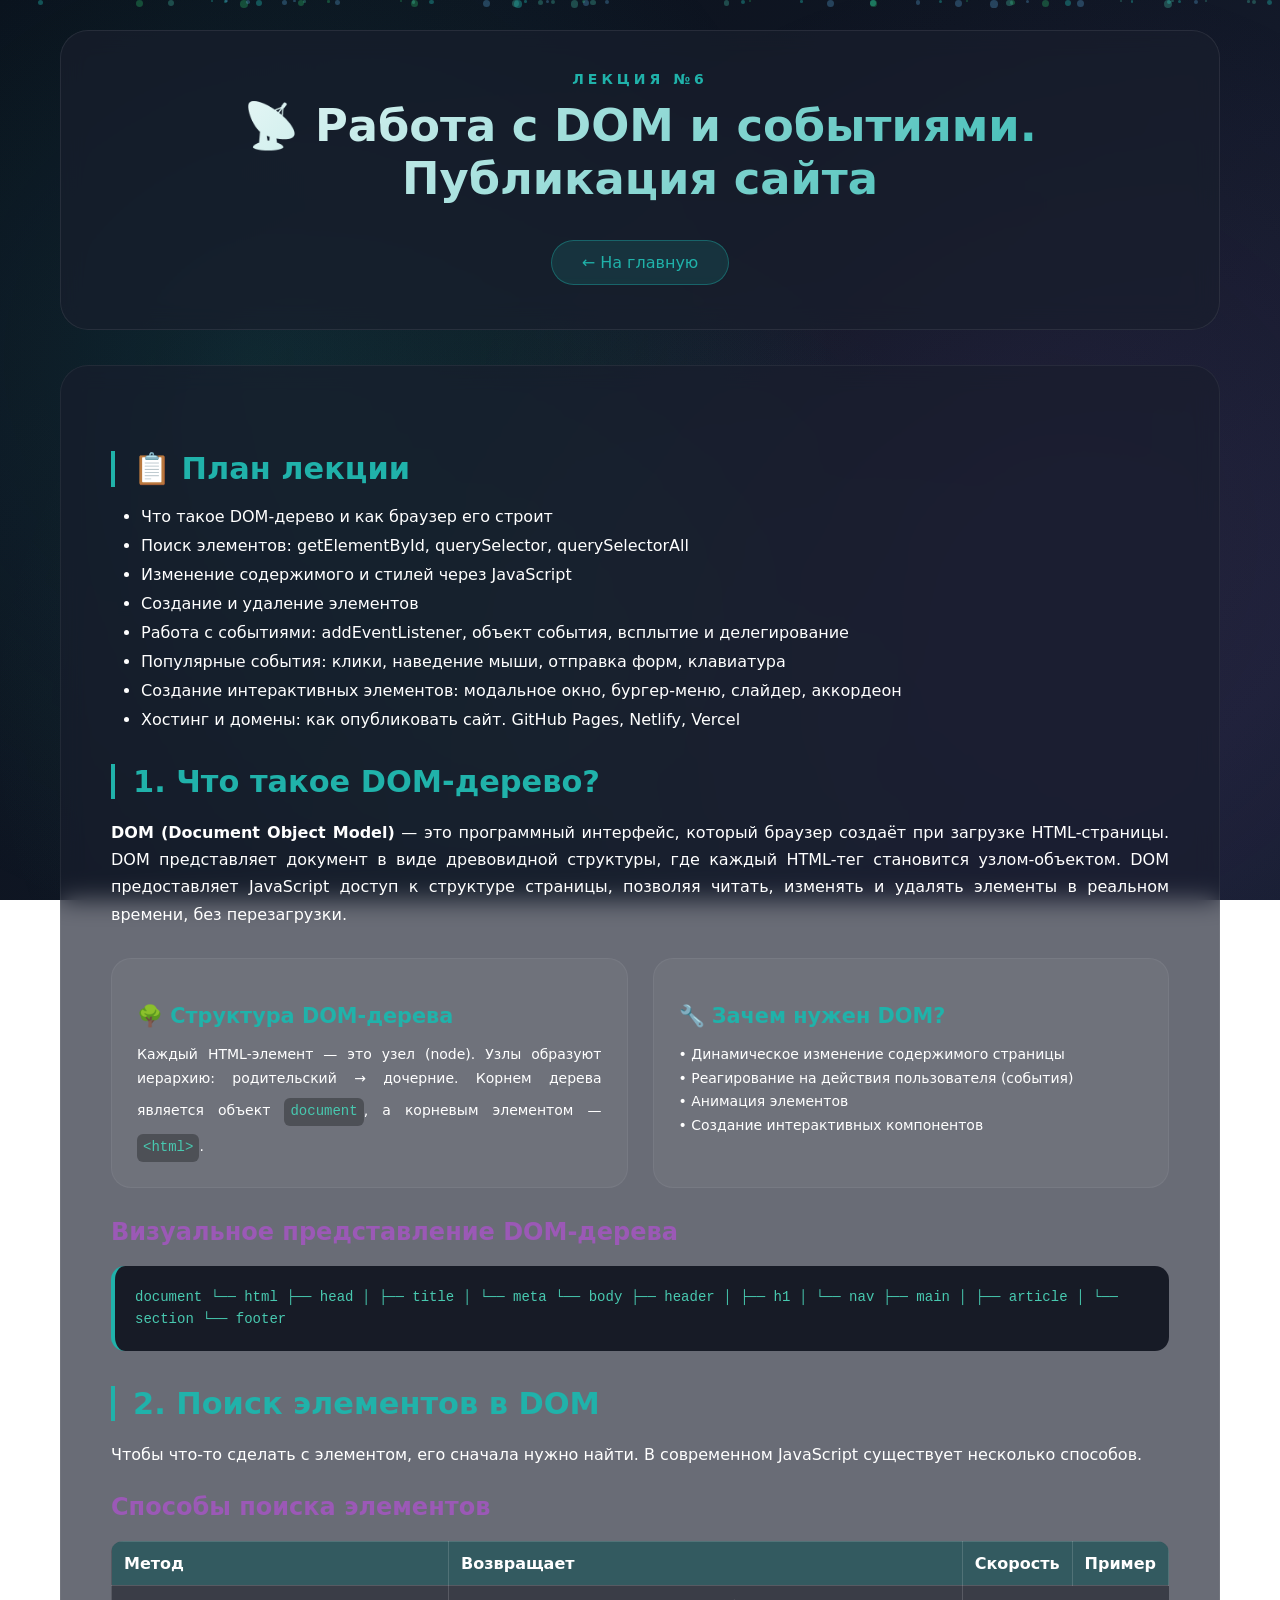
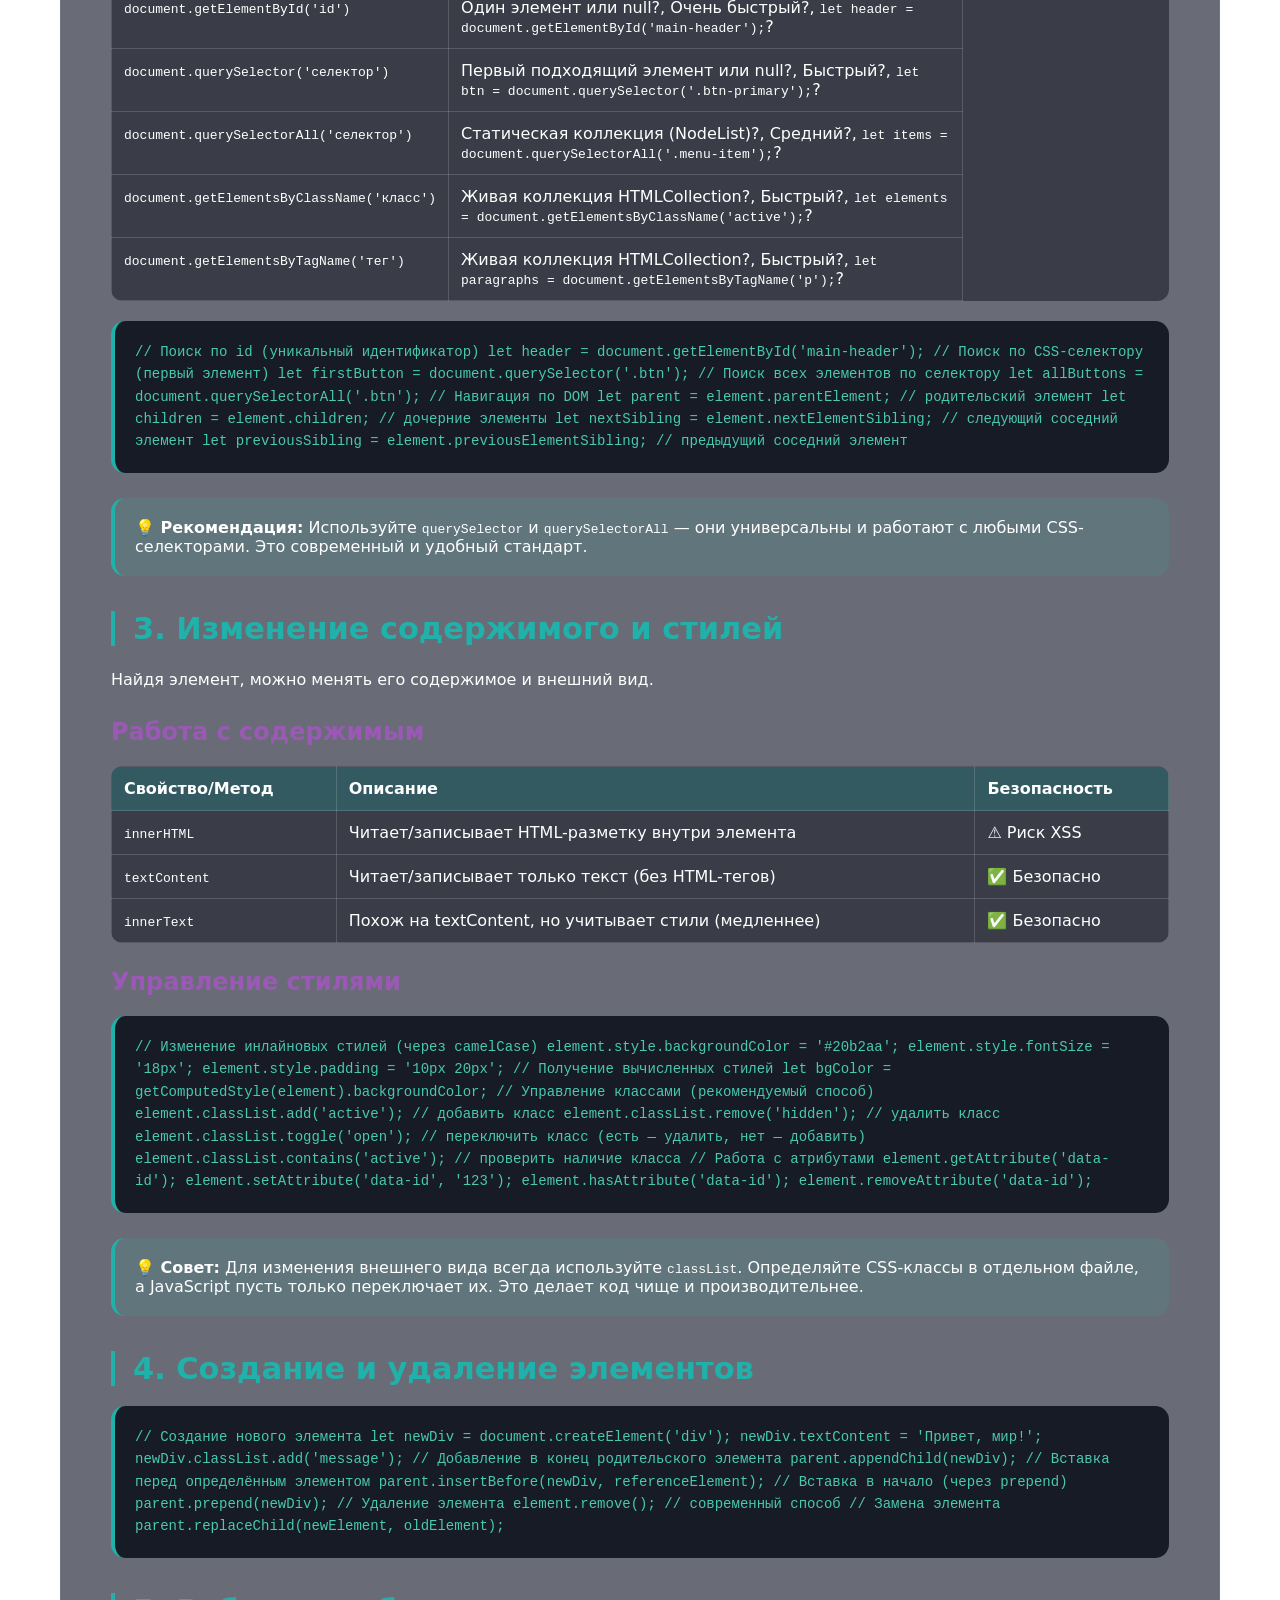
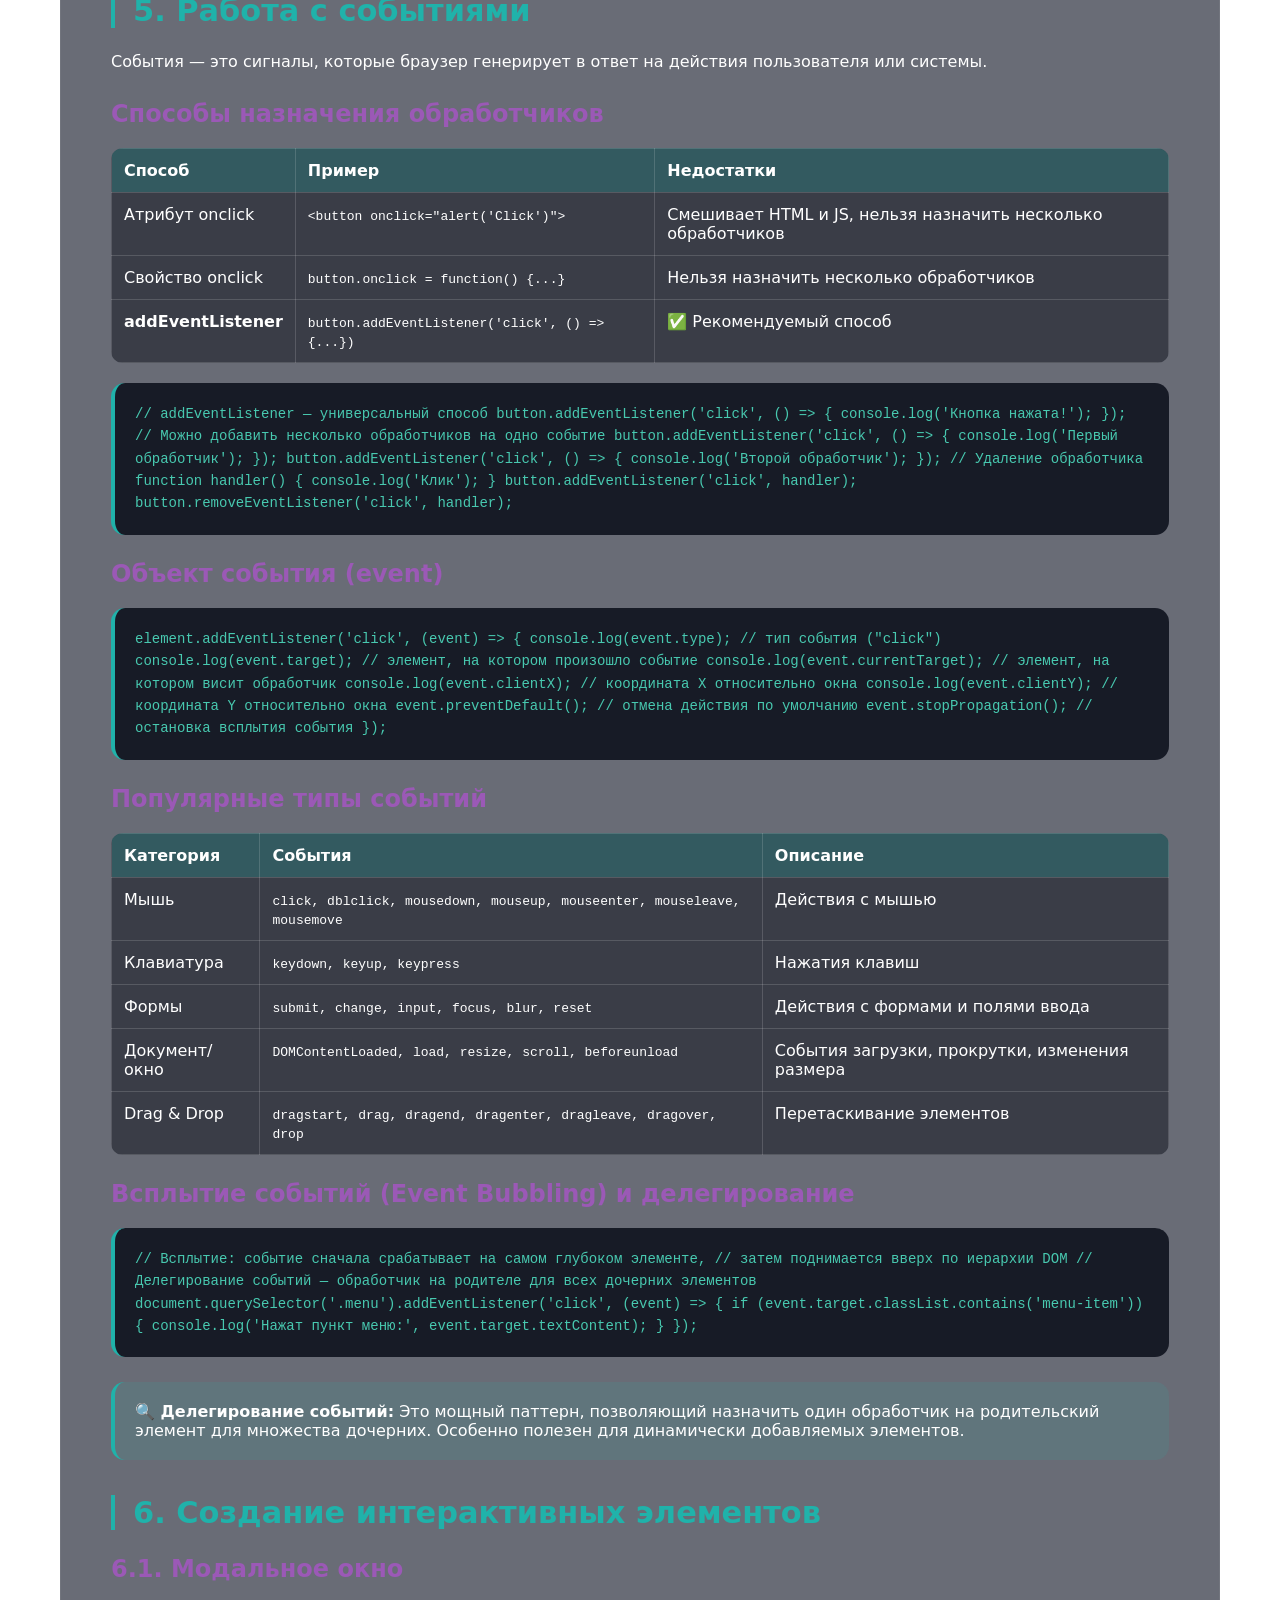
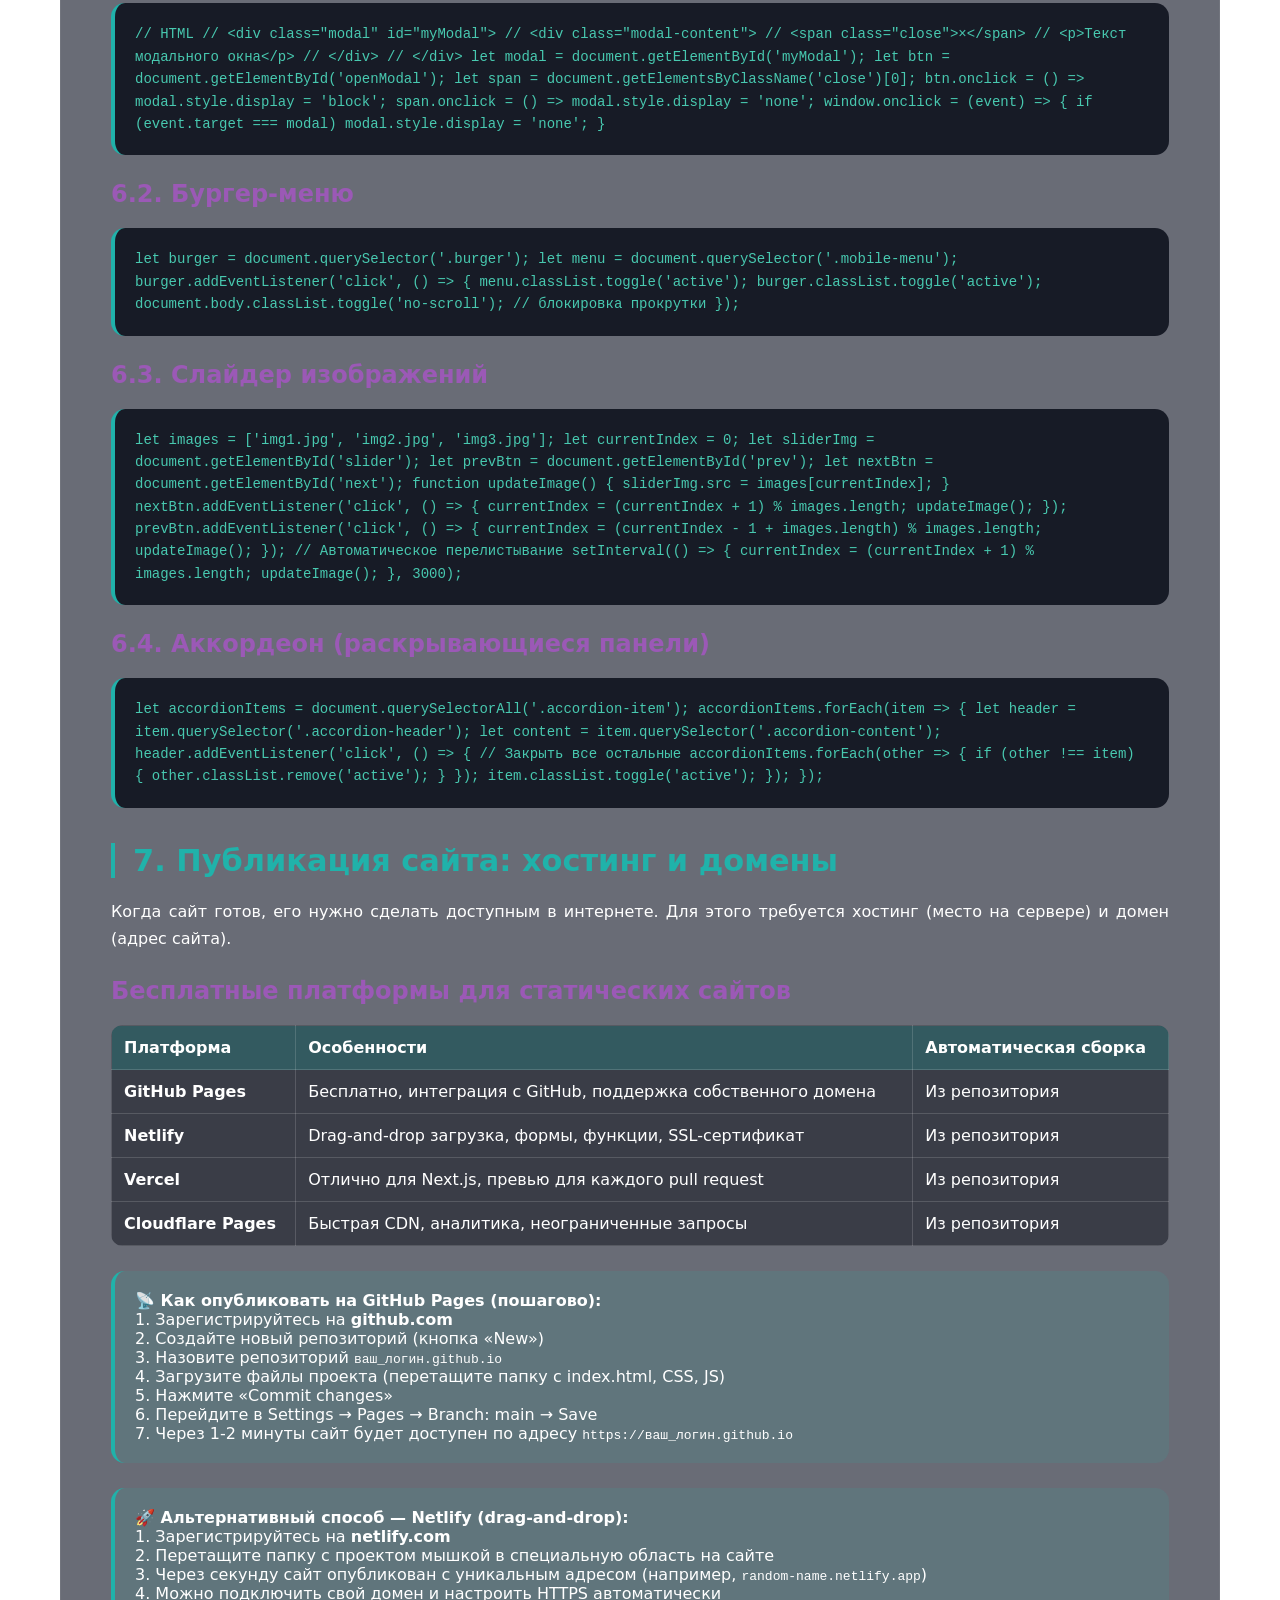
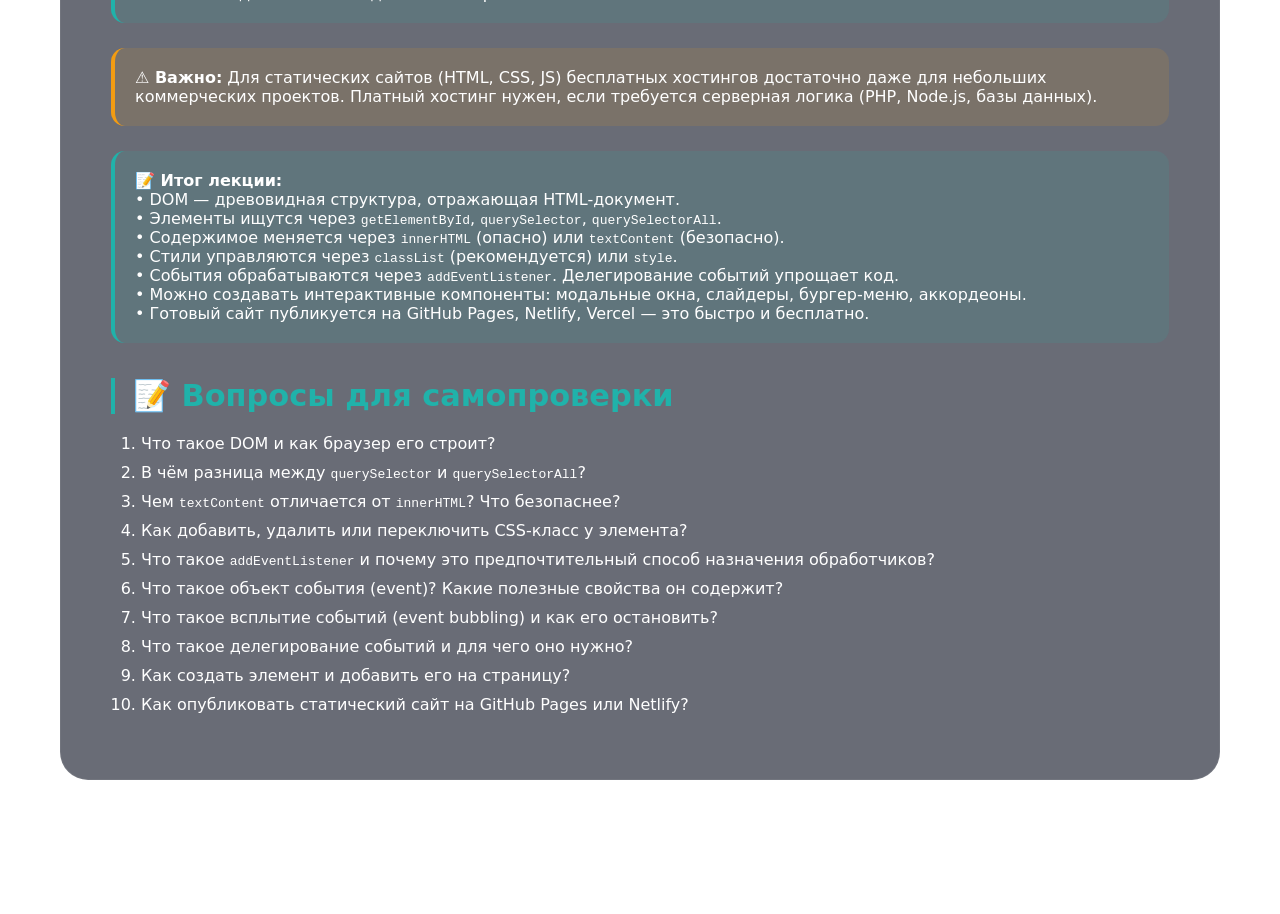
<file: lecture6.html>
<!DOCTYPE html>
<html lang="ru">
<head>
    <meta charset="UTF-8">
    <meta name="viewport" content="width=device-width, initial-scale=1.0">
    <title>Лекция 6 | Работа с DOM и событиями. Публикация сайта</title>
    <style>
        * {
            margin: 0;
            padding: 0;
            box-sizing: border-box;
        }

        body {
            font-family: 'Segoe UI', 'Roboto', system-ui, sans-serif;
            min-height: 100vh;
            overflow-x: hidden;
            position: relative;
        }

        body::before {
            content: '';
            position: fixed;
            top: 0;
            left: 0;
            width: 100%;
            height: 100%;
            background: linear-gradient(135deg, 
                #0a0f1a 0%, 
                #0f1623 15%, 
                #1a1f35 30%, 
                #0d1b2a 45%, 
                #1b263b 60%, 
                #0f1623 80%, 
                #0a0f1a 100%);
            background-size: 300% 300%;
            animation: gradientShift 12s ease infinite;
            z-index: -2;
        }

        body::after {
            content: '';
            position: fixed;
            top: 0;
            left: 0;
            width: 100%;
            height: 100%;
            background: radial-gradient(circle at 20% 40%, rgba(32,178,170,0.12) 0%, transparent 50%),
                        radial-gradient(circle at 80% 60%, rgba(155,89,182,0.1) 0%, transparent 50%),
                        radial-gradient(circle at 40% 80%, rgba(46,204,113,0.08) 0%, transparent 50%);
            pointer-events: none;
            z-index: -1;
            animation: subtlePulse 8s ease infinite;
        }

        @keyframes gradientShift {
            0% { background-position: 0% 50%; }
            25% { background-position: 50% 100%; }
            50% { background-position: 100% 50%; }
            75% { background-position: 50% 0%; }
            100% { background-position: 0% 50%; }
        }

        @keyframes subtlePulse {
            0%, 100% { opacity: 0.6; }
            50% { opacity: 1; }
        }

        .particles {
            position: fixed;
            top: 0;
            left: 0;
            width: 100%;
            height: 100%;
            pointer-events: none;
            z-index: 0;
            overflow: hidden;
        }

        .particle {
            position: absolute;
            background: rgba(32,178,170,0.4);
            border-radius: 50%;
            animation: floatParticle linear infinite;
        }

        @keyframes floatParticle {
            0% {
                transform: translateY(100vh) translateX(0) rotate(0deg);
                opacity: 0;
            }
            10% {
                opacity: 0.8;
            }
            90% {
                opacity: 0.5;
            }
            100% {
                transform: translateY(-20vh) translateX(50px) rotate(360deg);
                opacity: 0;
            }
        }

        .container {
            max-width: 1200px;
            margin: 0 auto;
            position: relative;
            z-index: 2;
            padding: 30px 20px;
        }

        .lecture-header {
            background: rgba(25, 30, 45, 0.7);
            backdrop-filter: blur(12px);
            border-radius: 28px;
            padding: 40px;
            margin-bottom: 35px;
            text-align: center;
            border: 1px solid rgba(255,255,255,0.08);
            animation: fadeInDown 0.8s ease-out;
            transition: all 0.3s;
        }

        .lecture-header:hover {
            border-color: rgba(32,178,170,0.3);
            box-shadow: 0 0 30px rgba(32,178,170,0.1);
        }

        @keyframes fadeInDown {
            from {
                opacity: 0;
                transform: translateY(-40px);
            }
            to {
                opacity: 1;
                transform: translateY(0);
            }
        }

        .lecture-header h1 {
            font-size: 2.8em;
            background: linear-gradient(135deg, #ffffff, #20b2aa, #9b59b6);
            background-size: 200% 200%;
            -webkit-background-clip: text;
            background-clip: text;
            color: transparent;
            margin-bottom: 15px;
            animation: textGradient 4s ease infinite;
        }

        @keyframes textGradient {
            0% { background-position: 0% 50%; }
            50% { background-position: 100% 50%; }
            100% { background-position: 0% 50%; }
        }

        .lecture-header .lecture-number {
            color: #20b2aa;
            font-size: 14px;
            letter-spacing: 4px;
            margin-bottom: 12px;
            text-transform: uppercase;
            font-weight: 600;
        }

        .back-btn {
            display: inline-block;
            background: rgba(32,178,170,0.15);
            border: 1px solid rgba(32,178,170,0.4);
            border-radius: 40px;
            padding: 12px 30px;
            color: #20b2aa;
            text-decoration: none;
            margin-top: 20px;
            transition: all 0.3s cubic-bezier(0.2, 0.9, 0.4, 1.1);
            font-weight: 500;
            backdrop-filter: blur(4px);
            position: relative;
            overflow: hidden;
        }

        .back-btn::before {
            content: '';
            position: absolute;
            top: 50%;
            left: 50%;
            width: 0;
            height: 0;
            border-radius: 50%;
            background: rgba(32,178,170,0.3);
            transform: translate(-50%, -50%);
            transition: width 0.5s, height 0.5s;
        }

        .back-btn:hover::before {
            width: 300px;
            height: 300px;
        }

        .back-btn:hover {
            background: #20b2aa;
            color: white;
            transform: translateY(-3px) scale(1.02);
            box-shadow: 0 10px 25px rgba(32,178,170,0.3);
            border-color: transparent;
        }

        .back-btn:active {
            transform: translateY(0) scale(0.98);
        }

        .content {
            background: rgba(25, 30, 45, 0.65);
            backdrop-filter: blur(12px);
            border-radius: 28px;
            padding: 50px;
            border: 1px solid rgba(255,255,255,0.06);
            animation: fadeInUp 0.8s ease-out 0.2s both;
            transition: all 0.3s;
            color: #ffffff;
        }

        @keyframes fadeInUp {
            from {
                opacity: 0;
                transform: translateY(40px);
            }
            to {
                opacity: 1;
                transform: translateY(0);
            }
        }

        .content:hover {
            border-color: rgba(32,178,170,0.15);
        }

        .content h2 {
            color: #20b2aa;
            margin: 35px 0 20px 0;
            font-size: 1.9em;
            border-left: 4px solid #20b2aa;
            padding-left: 18px;
            transition: transform 0.3s;
        }

        .content h2:hover {
            transform: translateX(5px);
        }

        .content h3 {
            color: #9b59b6;
            margin: 25px 0 12px 0;
            font-size: 1.5em;
        }

        .content h4 {
            color: #f39c12;
            margin: 20px 0 10px 0;
            font-size: 1.2em;
        }

        .content p {
            margin-bottom: 16px;
            text-align: justify;
            line-height: 1.7;
            color: #ffffff;
        }

        .content ul, .content ol {
            margin: 15px 0 15px 30px;
            color: #ffffff;
        }

        .content li {
            margin-bottom: 10px;
            transition: transform 0.2s;
            color: #ffffff;
        }

        .content li:hover {
            transform: translateX(5px);
            color: #20b2aa;
        }

        .code-block {
            background: rgba(10, 14, 25, 0.85);
            border-left: 4px solid #20b2aa;
            padding: 20px;
            border-radius: 14px;
            margin: 20px 0;
            font-family: 'Consolas', 'Monaco', monospace;
            font-size: 14px;
            overflow-x: auto;
            line-height: 1.6;
            transition: all 0.3s;
            position: relative;
            color: #ffffff;
        }

        .code-block:hover {
            transform: scale(1.01);
            border-left-color: #48c9b0;
            box-shadow: 0 5px 20px rgba(0,0,0,0.3);
        }

        .code-block code {
            color: #48c9b0;
        }

        .note {
            background: rgba(32,178,170,0.12);
            border-left: 4px solid #20b2aa;
            padding: 20px;
            border-radius: 14px;
            margin: 25px 0;
            transition: all 0.3s;
            color: #ffffff;
        }

        .note:hover {
            background: rgba(32,178,170,0.18);
            transform: translateX(5px);
        }

        .warning-note {
            background: rgba(243,156,18,0.12);
            border-left: 4px solid #f39c12;
            padding: 20px;
            border-radius: 14px;
            margin: 25px 0;
            transition: all 0.3s;
            color: #ffffff;
        }

        .warning-note:hover {
            background: rgba(243,156,18,0.18);
            transform: translateX(5px);
        }

        .info-grid {
            display: grid;
            grid-template-columns: repeat(auto-fit, minmax(280px, 1fr));
            gap: 25px;
            margin: 30px 0;
        }

        .info-card {
            background: rgba(255,255,255,0.04);
            border-radius: 20px;
            padding: 25px;
            border: 1px solid rgba(255,255,255,0.06);
            transition: all 0.3s cubic-bezier(0.2, 0.9, 0.4, 1.1);
            cursor: pointer;
            color: #ffffff;
        }

        .info-card:hover {
            transform: translateY(-8px);
            background: rgba(255,255,255,0.08);
            border-color: rgba(32,178,170,0.3);
            box-shadow: 0 15px 30px rgba(0,0,0,0.3);
        }

        .info-card:active {
            transform: translateY(-2px) scale(0.98);
        }

        .info-card h4 {
            color: #20b2aa;
            margin-bottom: 15px;
            font-size: 1.3em;
        }

        .info-card p {
            font-size: 14px;
            margin-bottom: 0;
            color: #ffffff;
        }

        .info-card code {
            color: #48c9b0;
            background: rgba(0,0,0,0.3);
            padding: 2px 6px;
            border-radius: 6px;
            display: inline-block;
            margin-top: 8px;
        }

        table {
            width: 100%;
            border-collapse: collapse;
            margin: 20px 0;
            background: rgba(10, 14, 25, 0.5);
            border-radius: 12px;
            overflow: hidden;
        }
        th, td {
            border: 1px solid rgba(255,255,255,0.15);
            padding: 12px;
            text-align: left;
            vertical-align: top;
            color: #ffffff !important;
        }
        th { 
            background: rgba(32,178,170,0.25);
            color: #ffffff !important;
            font-weight: 600;
        }

        .footer {
            text-align: center;
            margin-top: 40px;
            padding-top: 25px;
            border-top: 1px solid rgba(255,255,255,0.06);
            color: rgba(255,255,255,0.5);
            font-size: 13px;
            animation: fadeInUp 0.8s ease-out 0.4s both;
        }

        ::-webkit-scrollbar {
            width: 8px;
        }
        ::-webkit-scrollbar-track {
            background: rgba(15, 20, 35, 0.8);
            border-radius: 10px;
        }
        ::-webkit-scrollbar-thumb {
            background: #20b2aa;
            border-radius: 10px;
        }
        ::-webkit-scrollbar-thumb:hover {
            background: #48c9b0;
        }

        @media (max-width: 768px) {
            .container { padding: 20px 15px; }
            .lecture-header { padding: 25px; }
            .lecture-header h1 { font-size: 1.8em; }
            .content { padding: 25px; }
            .content h2 { font-size: 1.5em; }
            .info-grid { grid-template-columns: 1fr; }
            th, td { padding: 8px; font-size: 13px; }
        }
    </style>
</head>
<body>
    <div class="particles" id="particles"></div>

    <div class="container">
        <div class="lecture-header">
            <div class="lecture-number">Лекция №6</div>
            <h1>📡 Работа с DOM и событиями. Публикация сайта</h1>
            <a href="index.html" class="back-btn">← На главную</a>
        </div>
        
        <div class="content">
            <h2>📋 План лекции</h2>
            <ul>
                <li>Что такое DOM-дерево и как браузер его строит</li>
                <li>Поиск элементов: getElementById, querySelector, querySelectorAll</li>
                <li>Изменение содержимого и стилей через JavaScript</li>
                <li>Создание и удаление элементов</li>
                <li>Работа с событиями: addEventListener, объект события, всплытие и делегирование</li>
                <li>Популярные события: клики, наведение мыши, отправка форм, клавиатура</li>
                <li>Создание интерактивных элементов: модальное окно, бургер-меню, слайдер, аккордеон</li>
                <li>Хостинг и домены: как опубликовать сайт. GitHub Pages, Netlify, Vercel</li>
            </ul>

            <h2>1. Что такое DOM-дерево?</h2>
            <p><strong>DOM (Document Object Model)</strong> — это программный интерфейс, который браузер создаёт при загрузке HTML-страницы. DOM представляет документ в виде древовидной структуры, где каждый HTML-тег становится узлом-объектом. DOM предоставляет JavaScript доступ к структуре страницы, позволяя читать, изменять и удалять элементы в реальном времени, без перезагрузки.</p>
            
            <div class="info-grid">
                <div class="info-card">
                    <h4>🌳 Структура DOM-дерева</h4>
                    <p>Каждый HTML-элемент — это узел (node). Узлы образуют иерархию: родительский → дочерние. Корнем дерева является объект <code>document</code>, а корневым элементом — <code>&lt;html&gt;</code>.</p>
                </div>
                <div class="info-card">
                    <h4>🔧 Зачем нужен DOM?</h4>
                    <p>• Динамическое изменение содержимого страницы<br>• Реагирование на действия пользователя (события)<br>• Анимация элементов<br>• Создание интерактивных компонентов</p>
                </div>
            </div>

            <h3>Визуальное представление DOM-дерева</h3>
            <div class="code-block">
<code>
document
  └── html
       ├── head
       │    ├── title
       │    └── meta
       └── body
            ├── header
            │    ├── h1
            │    └── nav
            ├── main
            │    ├── article
            │    └── section
            └── footer
</code>
            </div>

            <h2>2. Поиск элементов в DOM</h2>
            <p>Чтобы что-то сделать с элементом, его сначала нужно найти. В современном JavaScript существует несколько способов.</p>

            <h3>Способы поиска элементов</h3>
            <table>
                <thead>
                    <tr><th>Метод</th><th>Возвращает</th><th>Скорость</th><th>Пример</th></tr>
                </thead>
                <tbody>
                    <tr><td><code>document.getElementById('id')</code></td><td>Один элемент или null</div></div></div>?, Очень быстрый</div></div></div>?, <code>let header = document.getElementById('main-header');</code></div></div></div>?</td></tr>
                    <tr><td><code>document.querySelector('селектор')</code></td><td>Первый подходящий элемент или null</div></div></div>?, Быстрый</div></div></div>?, <code>let btn = document.querySelector('.btn-primary');</code></div></div></div>?</td></tr>
                    <tr><td><code>document.querySelectorAll('селектор')</code></td><td>Статическая коллекция (NodeList)</div></div></div>?, Средний</div></div></div>?, <code>let items = document.querySelectorAll('.menu-item');</code></div></div></div>?</td></tr>
                    <tr><td><code>document.getElementsByClassName('класс')</code></td><td>Живая коллекция HTMLCollection</div></div></div>?, Быстрый</div></div></div>?, <code>let elements = document.getElementsByClassName('active');</code></div></div></div>?</td></tr>
                    <tr><td><code>document.getElementsByTagName('тег')</code></td><td>Живая коллекция HTMLCollection</div></div></div>?, Быстрый</div></div></div>?, <code>let paragraphs = document.getElementsByTagName('p');</code></div></div></div>?</td></tr>
                </tbody>
            </table>

            <div class="code-block">
<code>
// Поиск по id (уникальный идентификатор)
let header = document.getElementById('main-header');

// Поиск по CSS-селектору (первый элемент)
let firstButton = document.querySelector('.btn');

// Поиск всех элементов по селектору
let allButtons = document.querySelectorAll('.btn');

// Навигация по DOM
let parent = element.parentElement;      // родительский элемент
let children = element.children;          // дочерние элементы
let nextSibling = element.nextElementSibling; // следующий соседний элемент
let previousSibling = element.previousElementSibling; // предыдущий соседний элемент
</code>
            </div>

            <div class="note">
                <strong>💡 Рекомендация:</strong> Используйте <code>querySelector</code> и <code>querySelectorAll</code> — они универсальны и работают с любыми CSS-селекторами. Это современный и удобный стандарт.
            </div>

            <h2>3. Изменение содержимого и стилей</h2>
            <p>Найдя элемент, можно менять его содержимое и внешний вид.</p>

            <h3>Работа с содержимым</h3>
            <table>
                <thead><tr><th>Свойство/Метод</th><th>Описание</th><th>Безопасность</th></tr></thead>
                <tbody>
                    <tr><td><code>innerHTML</code></td><td>Читает/записывает HTML-разметку внутри элемента</td><td>⚠️ Риск XSS</td></tr>
                    <tr><td><code>textContent</code></td><td>Читает/записывает только текст (без HTML-тегов)</td><td>✅ Безопасно</td></tr>
                    <tr><td><code>innerText</code></td><td>Похож на textContent, но учитывает стили (медленнее)</td><td>✅ Безопасно</td></tr>
                </tbody>
            </table>

            <h3>Управление стилями</h3>
            <div class="code-block">
<code>
// Изменение инлайновых стилей (через camelCase)
element.style.backgroundColor = '#20b2aa';
element.style.fontSize = '18px';
element.style.padding = '10px 20px';

// Получение вычисленных стилей
let bgColor = getComputedStyle(element).backgroundColor;

// Управление классами (рекомендуемый способ)
element.classList.add('active');        // добавить класс
element.classList.remove('hidden');     // удалить класс
element.classList.toggle('open');       // переключить класс (есть — удалить, нет — добавить)
element.classList.contains('active');   // проверить наличие класса

// Работа с атрибутами
element.getAttribute('data-id');
element.setAttribute('data-id', '123');
element.hasAttribute('data-id');
element.removeAttribute('data-id');
</code>
            </div>

            <div class="note">
                <strong>💡 Совет:</strong> Для изменения внешнего вида всегда используйте <code>classList</code>. Определяйте CSS-классы в отдельном файле, а JavaScript пусть только переключает их. Это делает код чище и производительнее.
            </div>

            <h2>4. Создание и удаление элементов</h2>
            <div class="code-block">
<code>
// Создание нового элемента
let newDiv = document.createElement('div');
newDiv.textContent = 'Привет, мир!';
newDiv.classList.add('message');

// Добавление в конец родительского элемента
parent.appendChild(newDiv);

// Вставка перед определённым элементом
parent.insertBefore(newDiv, referenceElement);

// Вставка в начало (через prepend)
parent.prepend(newDiv);

// Удаление элемента
element.remove();  // современный способ

// Замена элемента
parent.replaceChild(newElement, oldElement);
</code>
            </div>

            <h2>5. Работа с событиями</h2>
            <p>События — это сигналы, которые браузер генерирует в ответ на действия пользователя или системы.</p>

            <h3>Способы назначения обработчиков</h3>
            <table>
                <thead><tr><th>Способ</th><th>Пример</th><th>Недостатки</th></tr></thead>
                <tbody>
                    <tr><td>Атрибут onclick</td><td><code>&lt;button onclick="alert('Click')"&gt;</code></td><td>Смешивает HTML и JS, нельзя назначить несколько обработчиков</td></tr>
                    <tr><td>Свойство onclick</td><td><code>button.onclick = function() {...}</code></td><td>Нельзя назначить несколько обработчиков</td></tr>
                    <tr><td><strong>addEventListener</strong></td><td><code>button.addEventListener('click', () => {...})</code></td><td>✅ Рекомендуемый способ</td></tr>
                </tbody>
            </table>

            <div class="code-block">
<code>
// addEventListener — универсальный способ
button.addEventListener('click', () => {
    console.log('Кнопка нажата!');
});

// Можно добавить несколько обработчиков на одно событие
button.addEventListener('click', () => {
    console.log('Первый обработчик');
});
button.addEventListener('click', () => {
    console.log('Второй обработчик');
});

// Удаление обработчика
function handler() { console.log('Клик'); }
button.addEventListener('click', handler);
button.removeEventListener('click', handler);
</code>
            </div>

            <h3>Объект события (event)</h3>
            <div class="code-block">
<code>
element.addEventListener('click', (event) => {
    console.log(event.type);        // тип события ("click")
    console.log(event.target);       // элемент, на котором произошло событие
    console.log(event.currentTarget); // элемент, на котором висит обработчик
    console.log(event.clientX);      // координата X относительно окна
    console.log(event.clientY);      // координата Y относительно окна
    event.preventDefault();          // отмена действия по умолчанию
    event.stopPropagation();         // остановка всплытия события
});
</code>
            </div>

            <h3>Популярные типы событий</h3>
            <table>
                <thead><tr><th>Категория</th><th>События</th><th>Описание</th></tr></thead>
                <tbody>
                    <tr><td>Мышь</td><td><code>click, dblclick, mousedown, mouseup, mouseenter, mouseleave, mousemove</code></td><td>Действия с мышью</td></tr>
                    <tr><td>Клавиатура</td><td><code>keydown, keyup, keypress</code></td><td>Нажатия клавиш</td></tr>
                    <tr><td>Формы</td><td><code>submit, change, input, focus, blur, reset</code></td><td>Действия с формами и полями ввода</td></tr>
                    <tr><td>Документ/окно</td><td><code>DOMContentLoaded, load, resize, scroll, beforeunload</code></td><td>События загрузки, прокрутки, изменения размера</td></tr>
                    <tr><td>Drag & Drop</td><td><code>dragstart, drag, dragend, dragenter, dragleave, dragover, drop</code></td><td>Перетаскивание элементов</td></tr>
                </tbody>
            </table>

            <h3>Всплытие событий (Event Bubbling) и делегирование</h3>
            <div class="code-block">
<code>
// Всплытие: событие сначала срабатывает на самом глубоком элементе,
// затем поднимается вверх по иерархии DOM

// Делегирование событий — обработчик на родителе для всех дочерних элементов
document.querySelector('.menu').addEventListener('click', (event) => {
    if (event.target.classList.contains('menu-item')) {
        console.log('Нажат пункт меню:', event.target.textContent);
    }
});
</code>
            </div>

            <div class="note">
                <strong>🔍 Делегирование событий:</strong> Это мощный паттерн, позволяющий назначить один обработчик на родительский элемент для множества дочерних. Особенно полезен для динамически добавляемых элементов.
            </div>

            <h2>6. Создание интерактивных элементов</h2>

            <h3>6.1. Модальное окно</h3>
            <div class="code-block">
<code>
// HTML
// &lt;div class="modal" id="myModal"&gt;
//   &lt;div class="modal-content"&gt;
//     &lt;span class="close"&gt;&times;&lt;/span&gt;
//     &lt;p&gt;Текст модального окна&lt;/p&gt;
//   &lt;/div&gt;
// &lt;/div&gt;

let modal = document.getElementById('myModal');
let btn = document.getElementById('openModal');
let span = document.getElementsByClassName('close')[0];

btn.onclick = () => modal.style.display = 'block';
span.onclick = () => modal.style.display = 'none';
window.onclick = (event) => {
    if (event.target === modal) modal.style.display = 'none';
}
</code>
            </div>

            <h3>6.2. Бургер-меню</h3>
            <div class="code-block">
<code>
let burger = document.querySelector('.burger');
let menu = document.querySelector('.mobile-menu');

burger.addEventListener('click', () => {
    menu.classList.toggle('active');
    burger.classList.toggle('active');
    document.body.classList.toggle('no-scroll'); // блокировка прокрутки
});
</code>
            </div>

            <h3>6.3. Слайдер изображений</h3>
            <div class="code-block">
<code>
let images = ['img1.jpg', 'img2.jpg', 'img3.jpg'];
let currentIndex = 0;
let sliderImg = document.getElementById('slider');
let prevBtn = document.getElementById('prev');
let nextBtn = document.getElementById('next');

function updateImage() {
    sliderImg.src = images[currentIndex];
}

nextBtn.addEventListener('click', () => {
    currentIndex = (currentIndex + 1) % images.length;
    updateImage();
});

prevBtn.addEventListener('click', () => {
    currentIndex = (currentIndex - 1 + images.length) % images.length;
    updateImage();
});

// Автоматическое перелистывание
setInterval(() => {
    currentIndex = (currentIndex + 1) % images.length;
    updateImage();
}, 3000);
</code>
            </div>

            <h3>6.4. Аккордеон (раскрывающиеся панели)</h3>
            <div class="code-block">
<code>
let accordionItems = document.querySelectorAll('.accordion-item');

accordionItems.forEach(item => {
    let header = item.querySelector('.accordion-header');
    let content = item.querySelector('.accordion-content');
    
    header.addEventListener('click', () => {
        // Закрыть все остальные
        accordionItems.forEach(other => {
            if (other !== item) {
                other.classList.remove('active');
            }
        });
        item.classList.toggle('active');
    });
});
</code>
            </div>

            <h2>7. Публикация сайта: хостинг и домены</h2>
            <p>Когда сайт готов, его нужно сделать доступным в интернете. Для этого требуется хостинг (место на сервере) и домен (адрес сайта).</p>

            <h3>Бесплатные платформы для статических сайтов</h3>
            <table>
                <thead><tr><th>Платформа</th><th>Особенности</th><th>Автоматическая сборка</th></tr></thead>
                <tbody>
                    <tr><td><strong>GitHub Pages</strong></td><td>Бесплатно, интеграция с GitHub, поддержка собственного домена</td><td>Из репозитория</td></tr>
                    <tr><td><strong>Netlify</strong></td><td>Drag-and-drop загрузка, формы, функции, SSL-сертификат</td><td>Из репозитория</td></tr>
                    <tr><td><strong>Vercel</strong></td><td>Отлично для Next.js, превью для каждого pull request</td><td>Из репозитория</td></tr>
                    <tr><td><strong>Cloudflare Pages</strong></td><td>Быстрая CDN, аналитика, неограниченные запросы</td><td>Из репозитория</td></tr>
                </tbody>
            </table>

            <div class="note">
                <strong>📡 Как опубликовать на GitHub Pages (пошагово):</strong><br>
                1. Зарегистрируйтесь на <strong>github.com</strong><br>
                2. Создайте новый репозиторий (кнопка «New»)<br>
                3. Назовите репозиторий <code>ваш_логин.github.io</code><br>
                4. Загрузите файлы проекта (перетащите папку с index.html, CSS, JS)<br>
                5. Нажмите «Commit changes»<br>
                6. Перейдите в Settings → Pages → Branch: main → Save<br>
                7. Через 1-2 минуты сайт будет доступен по адресу <code>https://ваш_логин.github.io</code>
            </div>

            <div class="note">
                <strong>🚀 Альтернативный способ — Netlify (drag-and-drop):</strong><br>
                1. Зарегистрируйтесь на <strong>netlify.com</strong><br>
                2. Перетащите папку с проектом мышкой в специальную область на сайте<br>
                3. Через секунду сайт опубликован с уникальным адресом (например, <code>random-name.netlify.app</code>)<br>
                4. Можно подключить свой домен и настроить HTTPS автоматически
            </div>

            <div class="warning-note">
                <strong>⚠️ Важно:</strong> Для статических сайтов (HTML, CSS, JS) бесплатных хостингов достаточно даже для небольших коммерческих проектов. Платный хостинг нужен, если требуется серверная логика (PHP, Node.js, базы данных).
            </div>

            <div class="note">
                <strong>📝 Итог лекции:</strong><br>
                • DOM — древовидная структура, отражающая HTML-документ.<br>
                • Элементы ищутся через <code>getElementById</code>, <code>querySelector</code>, <code>querySelectorAll</code>.<br>
                • Содержимое меняется через <code>innerHTML</code> (опасно) или <code>textContent</code> (безопасно).<br>
                • Стили управляются через <code>classList</code> (рекомендуется) или <code>style</code>.<br>
                • События обрабатываются через <code>addEventListener</code>. Делегирование событий упрощает код.<br>
                • Можно создавать интерактивные компоненты: модальные окна, слайдеры, бургер-меню, аккордеоны.<br>
                • Готовый сайт публикуется на GitHub Pages, Netlify, Vercel — это быстро и бесплатно.
            </div>

            <h2>📝 Вопросы для самопроверки</h2>
            <ol>
                <li>Что такое DOM и как браузер его строит?</li>
                <li>В чём разница между <code>querySelector</code> и <code>querySelectorAll</code>?</li>
                <li>Чем <code>textContent</code> отличается от <code>innerHTML</code>? Что безопаснее?</li>
                <li>Как добавить, удалить или переключить CSS-класс у элемента?</li>
                <li>Что такое <code>addEventListener</code> и почему это предпочтительный способ назначения обработчиков?</li>
                <li>Что такое объект события (event)? Какие полезные свойства он содержит?</li>
                <li>Что такое всплытие событий (event bubbling) и как его остановить?</li>
                <li>Что такое делегирование событий и для чего оно нужно?</li>
                <li>Как создать элемент и добавить его на страницу?</li>
                <li>Как опубликовать статический сайт на GitHub Pages или Netlify?</li>
            </ol>
        </div>
        
        <div class="footer">
            <p>Курс лекций по дисциплине «Обучение пользователей информационных систем» | Веб-разработка на HTML, CSS и JavaScript</p>
            <p style="margin-top: 8px;">Лекция 6: Работа с DOM и событиями. Публикация сайта</p>
        </div>
    </div>

    <script>
        function createParticles() {
            const particlesContainer = document.getElementById('particles');
            if (!particlesContainer) return;
            
            const particleCount = 60;
            
            for (let i = 0; i < particleCount; i++) {
                const particle = document.createElement('div');
                particle.classList.add('particle');
                
                const size = Math.random() * 6 + 2;
                particle.style.width = size + 'px';
                particle.style.height = size + 'px';
                particle.style.left = Math.random() * 100 + '%';
                const duration = Math.random() * 12 + 8;
                particle.style.animationDuration = duration + 's';
                particle.style.animationDelay = Math.random() * 15 + 's';
                const colors = ['rgba(32,178,170,0.4)', 'rgba(72,201,176,0.3)', 'rgba(46,204,113,0.3)', 'rgba(93,173,226,0.3)'];
                particle.style.background = colors[Math.floor(Math.random() * colors.length)];
                
                particlesContainer.appendChild(particle);
            }
        }
        
        const observerOptions = {
            threshold: 0.1,
            rootMargin: '0px 0px -50px 0px'
        };
        
        const observer = new IntersectionObserver((entries) => {
            entries.forEach(entry => {
                if (entry.isIntersecting) {
                    entry.target.style.opacity = '1';
                    entry.target.style.transform = 'translateY(0)';
                }
            });
        }, observerOptions);
        
        document.querySelectorAll('.content h2, .content h3, .info-card, .code-block, .note, .warning-note, table').forEach(el => {
            el.style.opacity = '0';
            el.style.transform = 'translateY(20px)';
            el.style.transition = 'opacity 0.6s ease, transform 0.6s ease';
            observer.observe(el);
        });
        
        createParticles();
        
        document.querySelectorAll('.info-card').forEach(card => {
            card.addEventListener('click', () => {
                card.style.transform = 'scale(0.98)';
                setTimeout(() => {
                    card.style.transform = '';
                }, 150);
            });
        });
    </script>
</body>
</html>
</file>
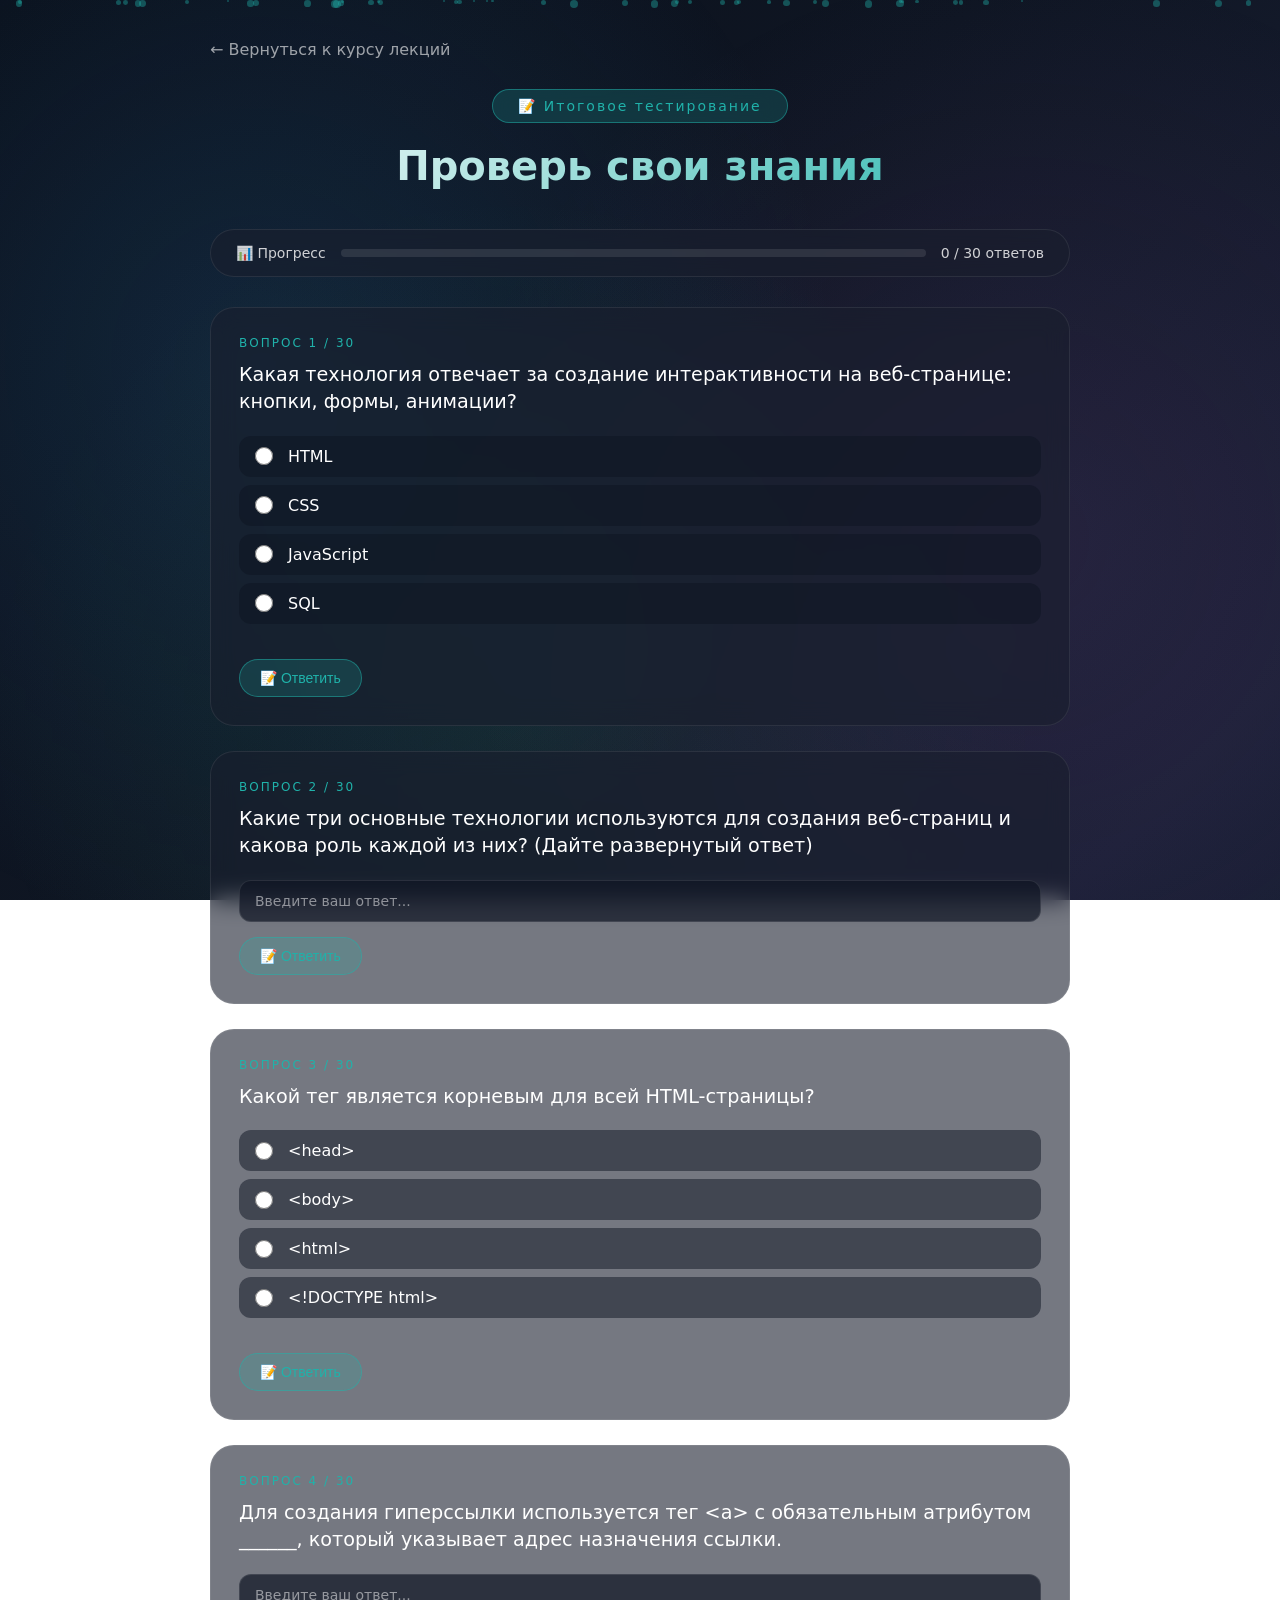
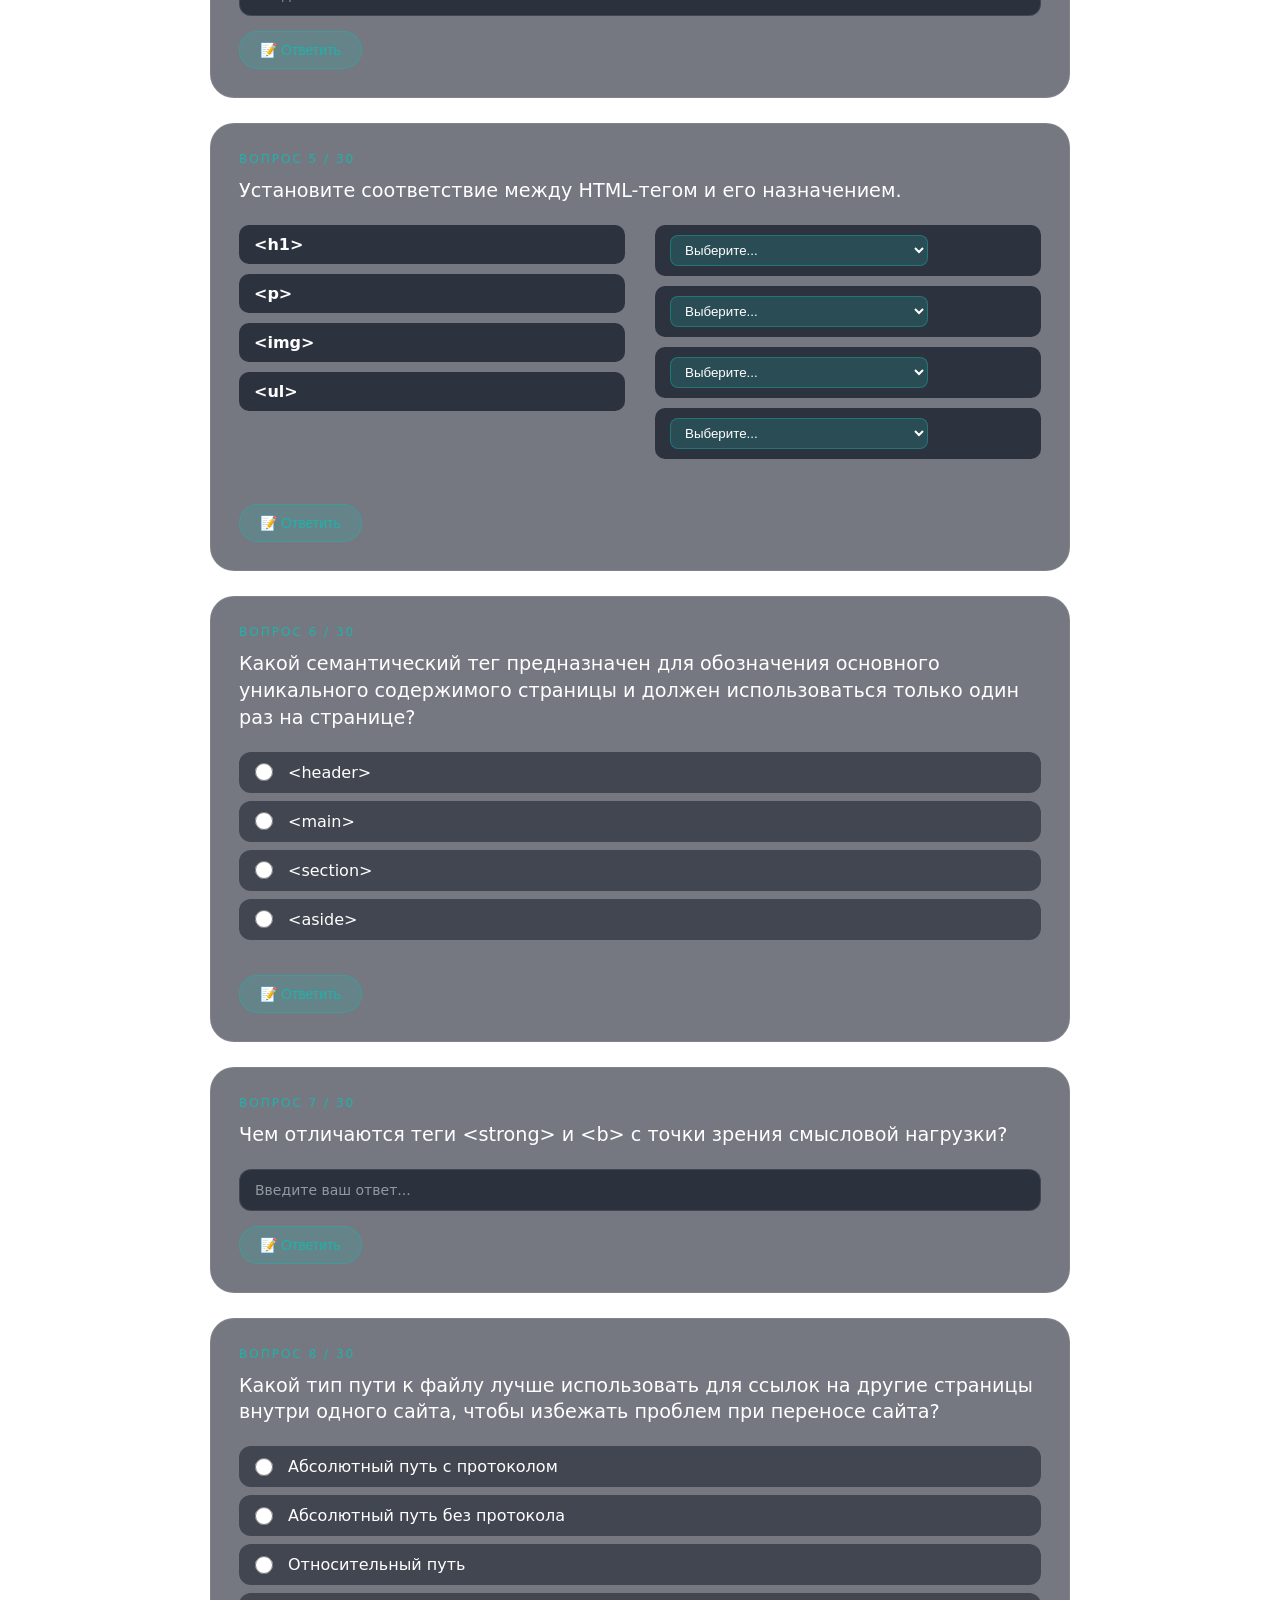
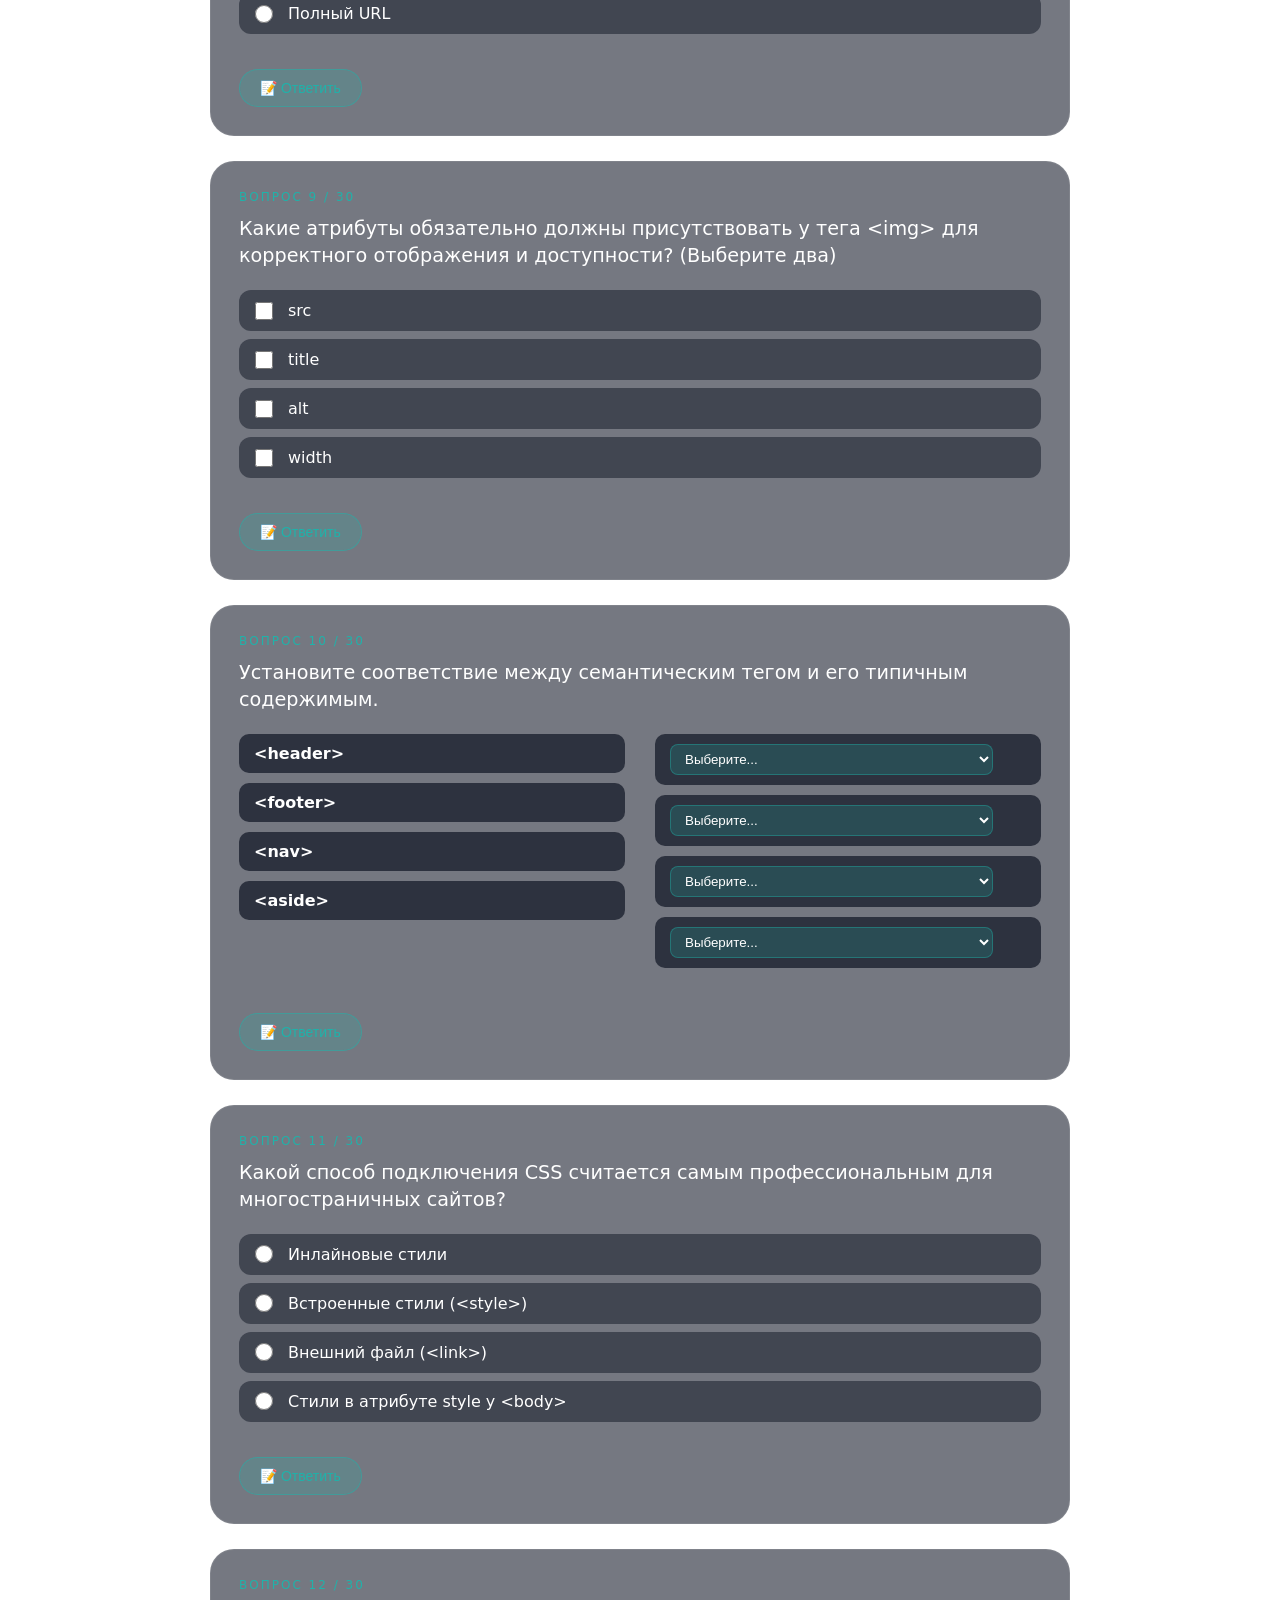
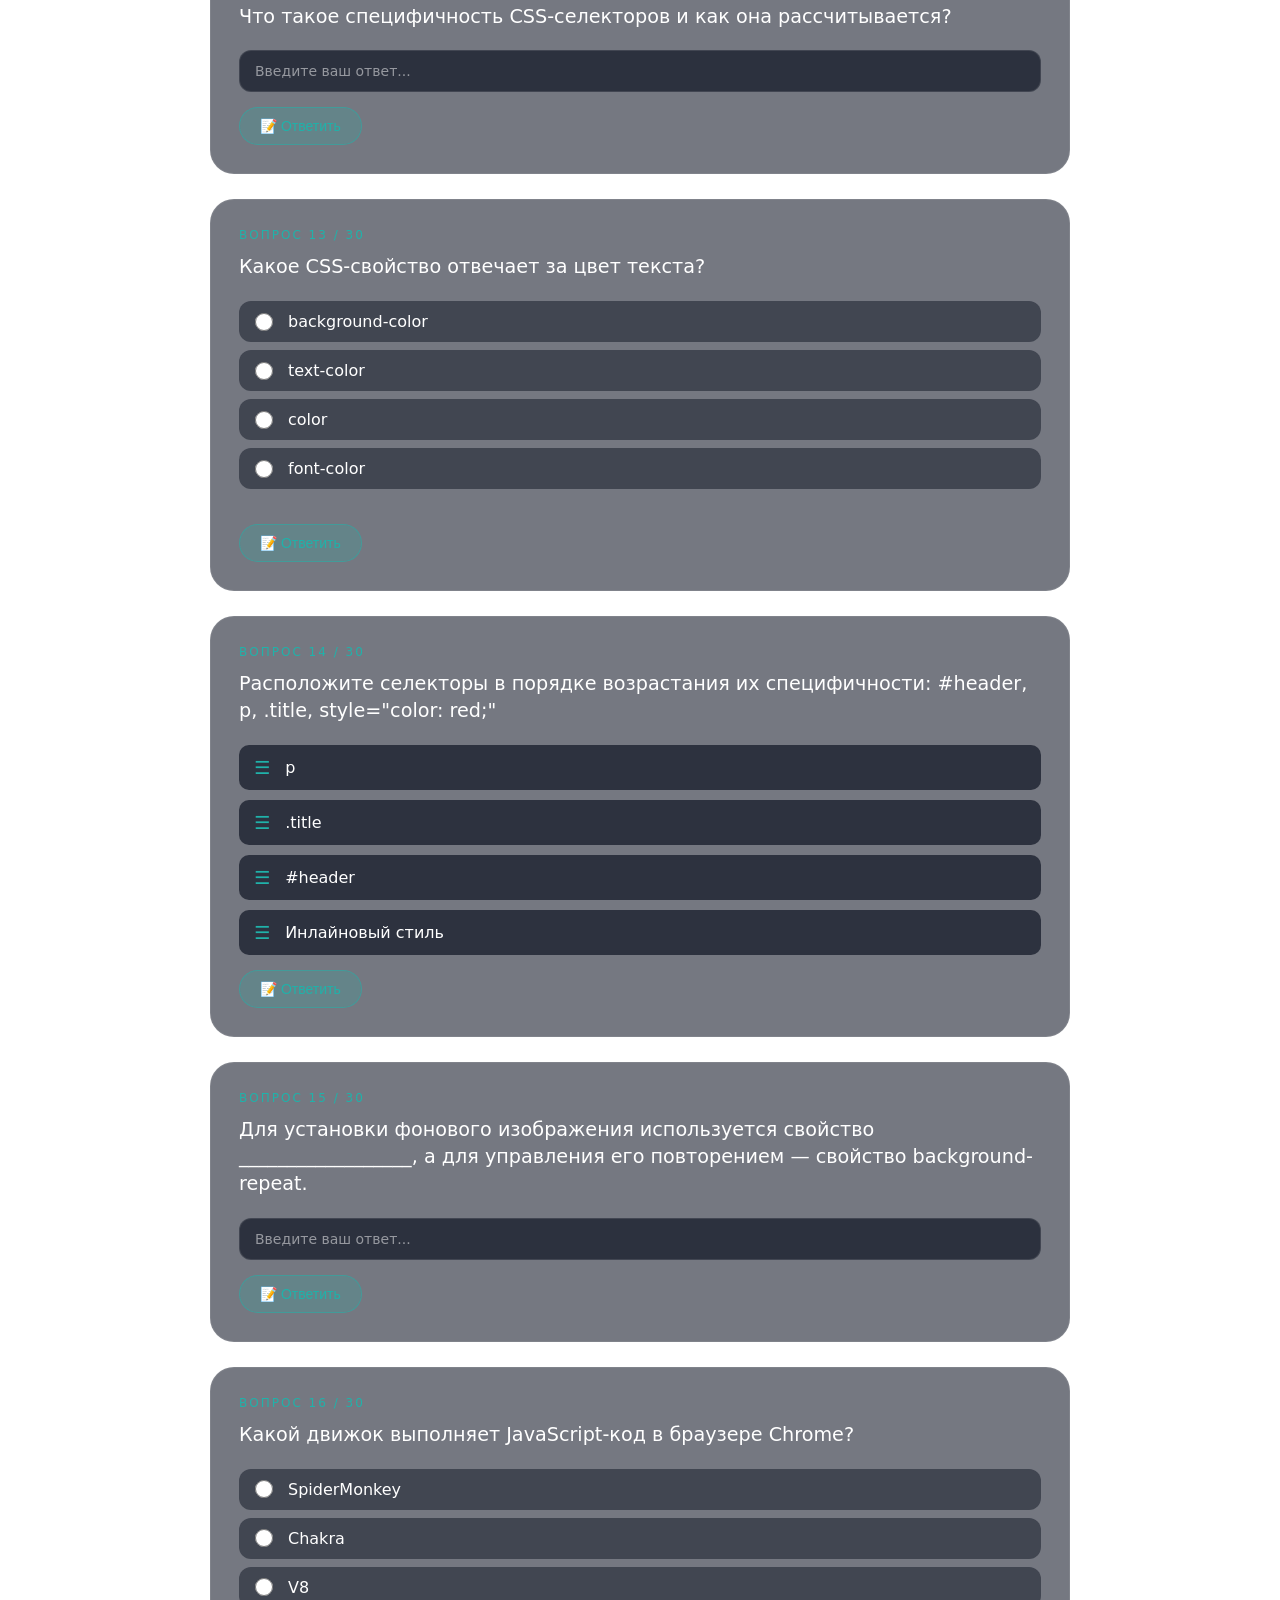
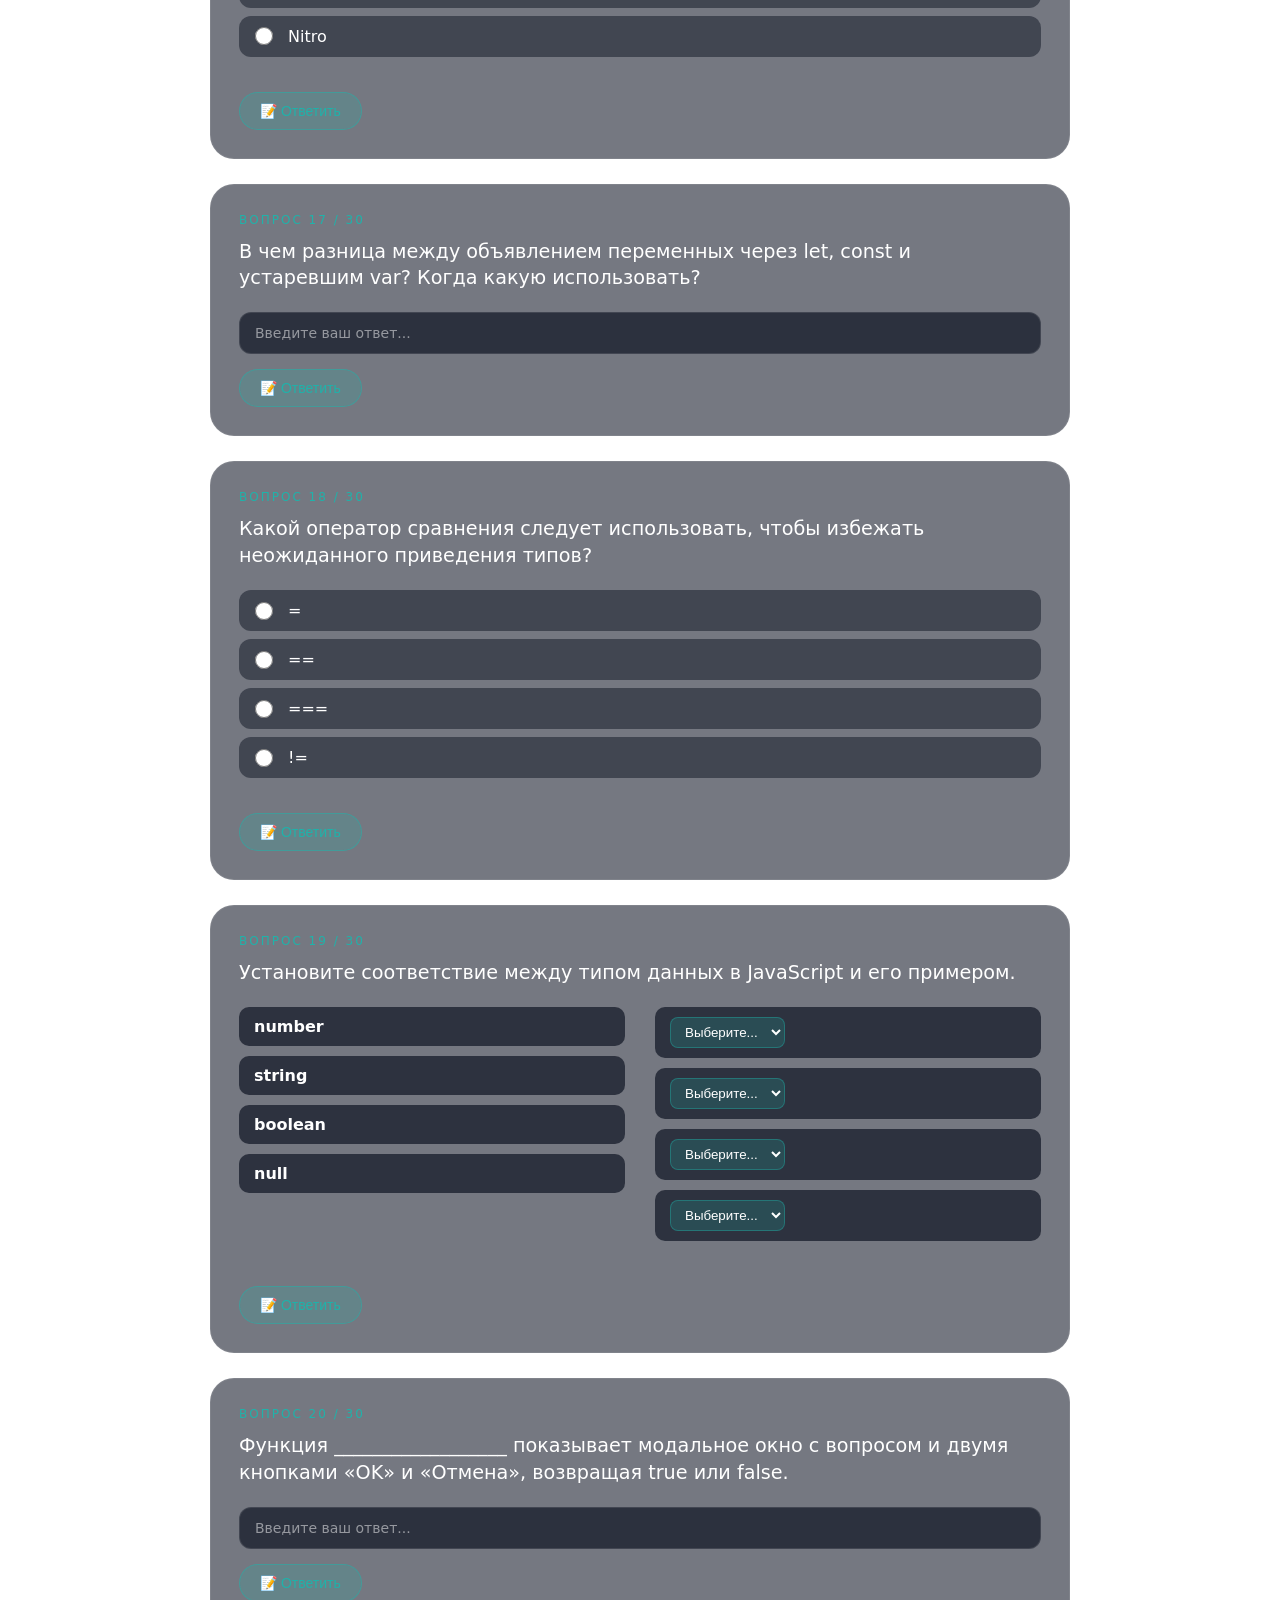
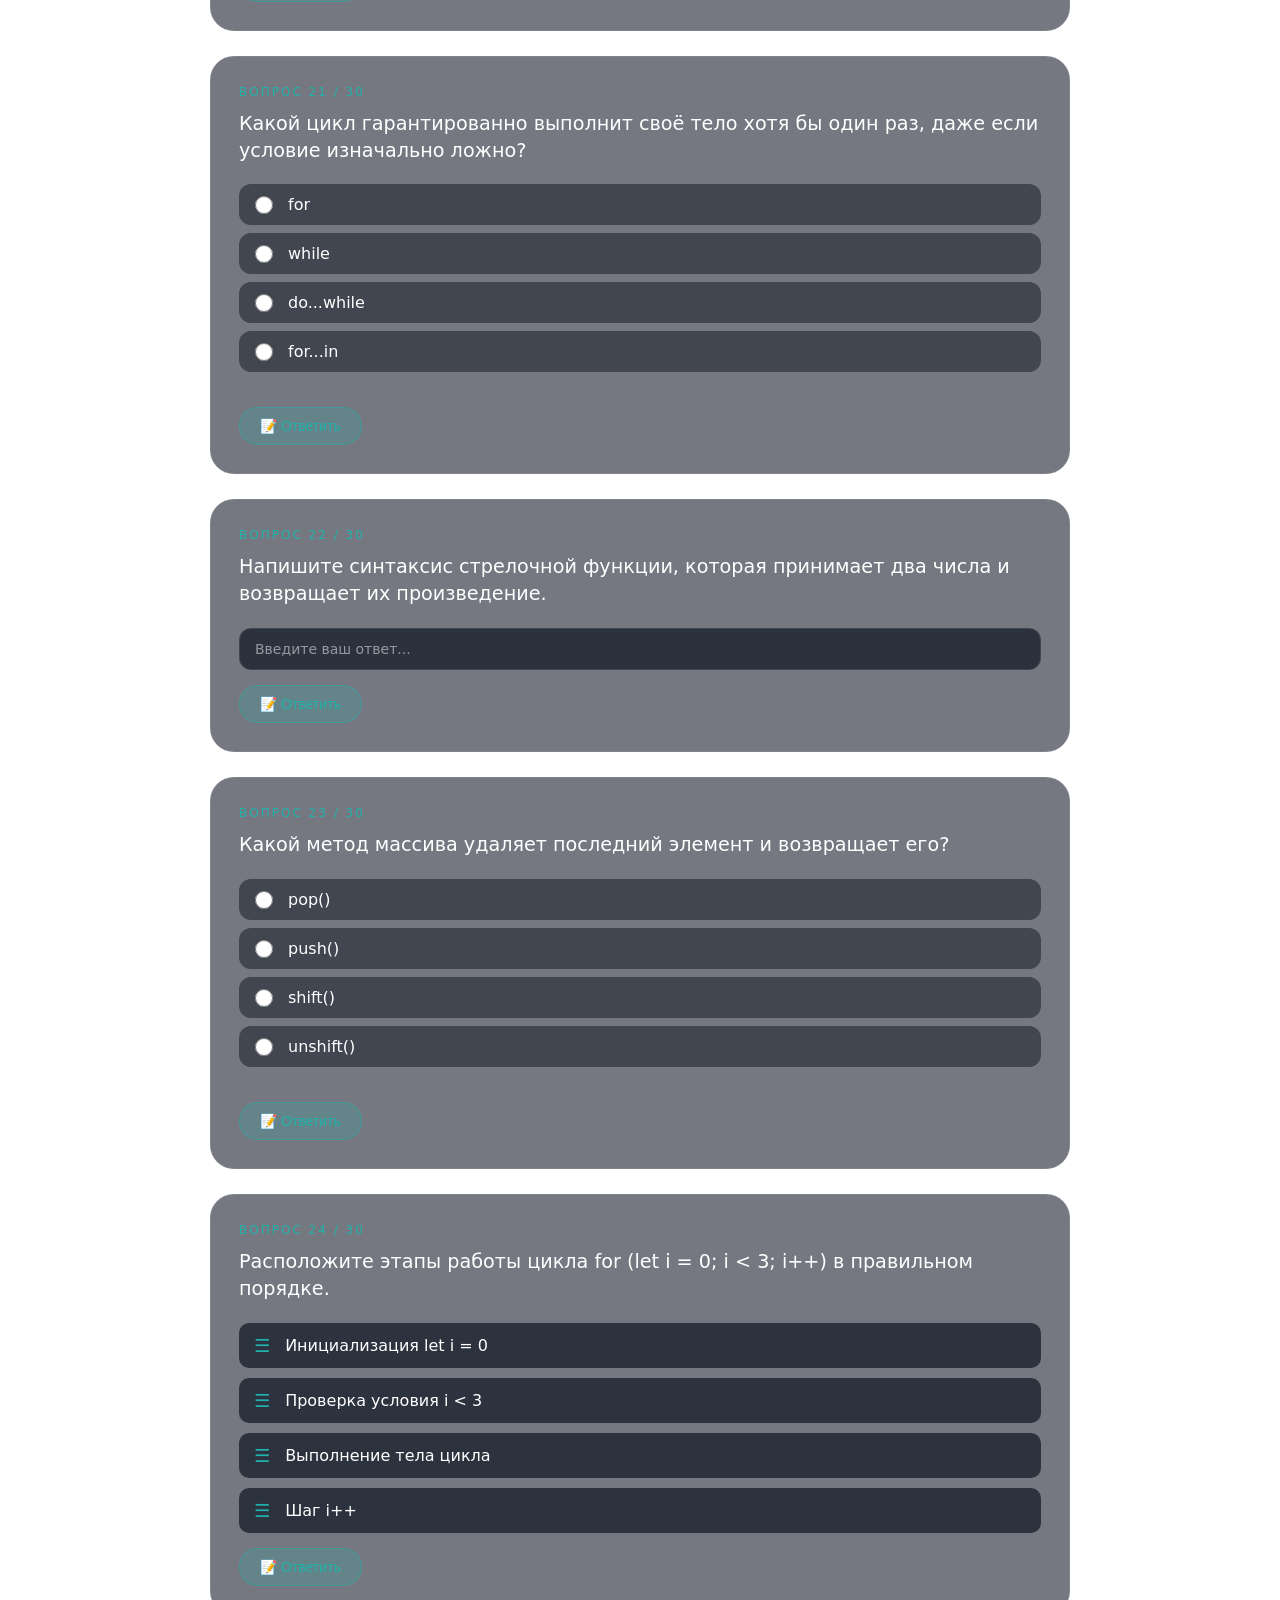
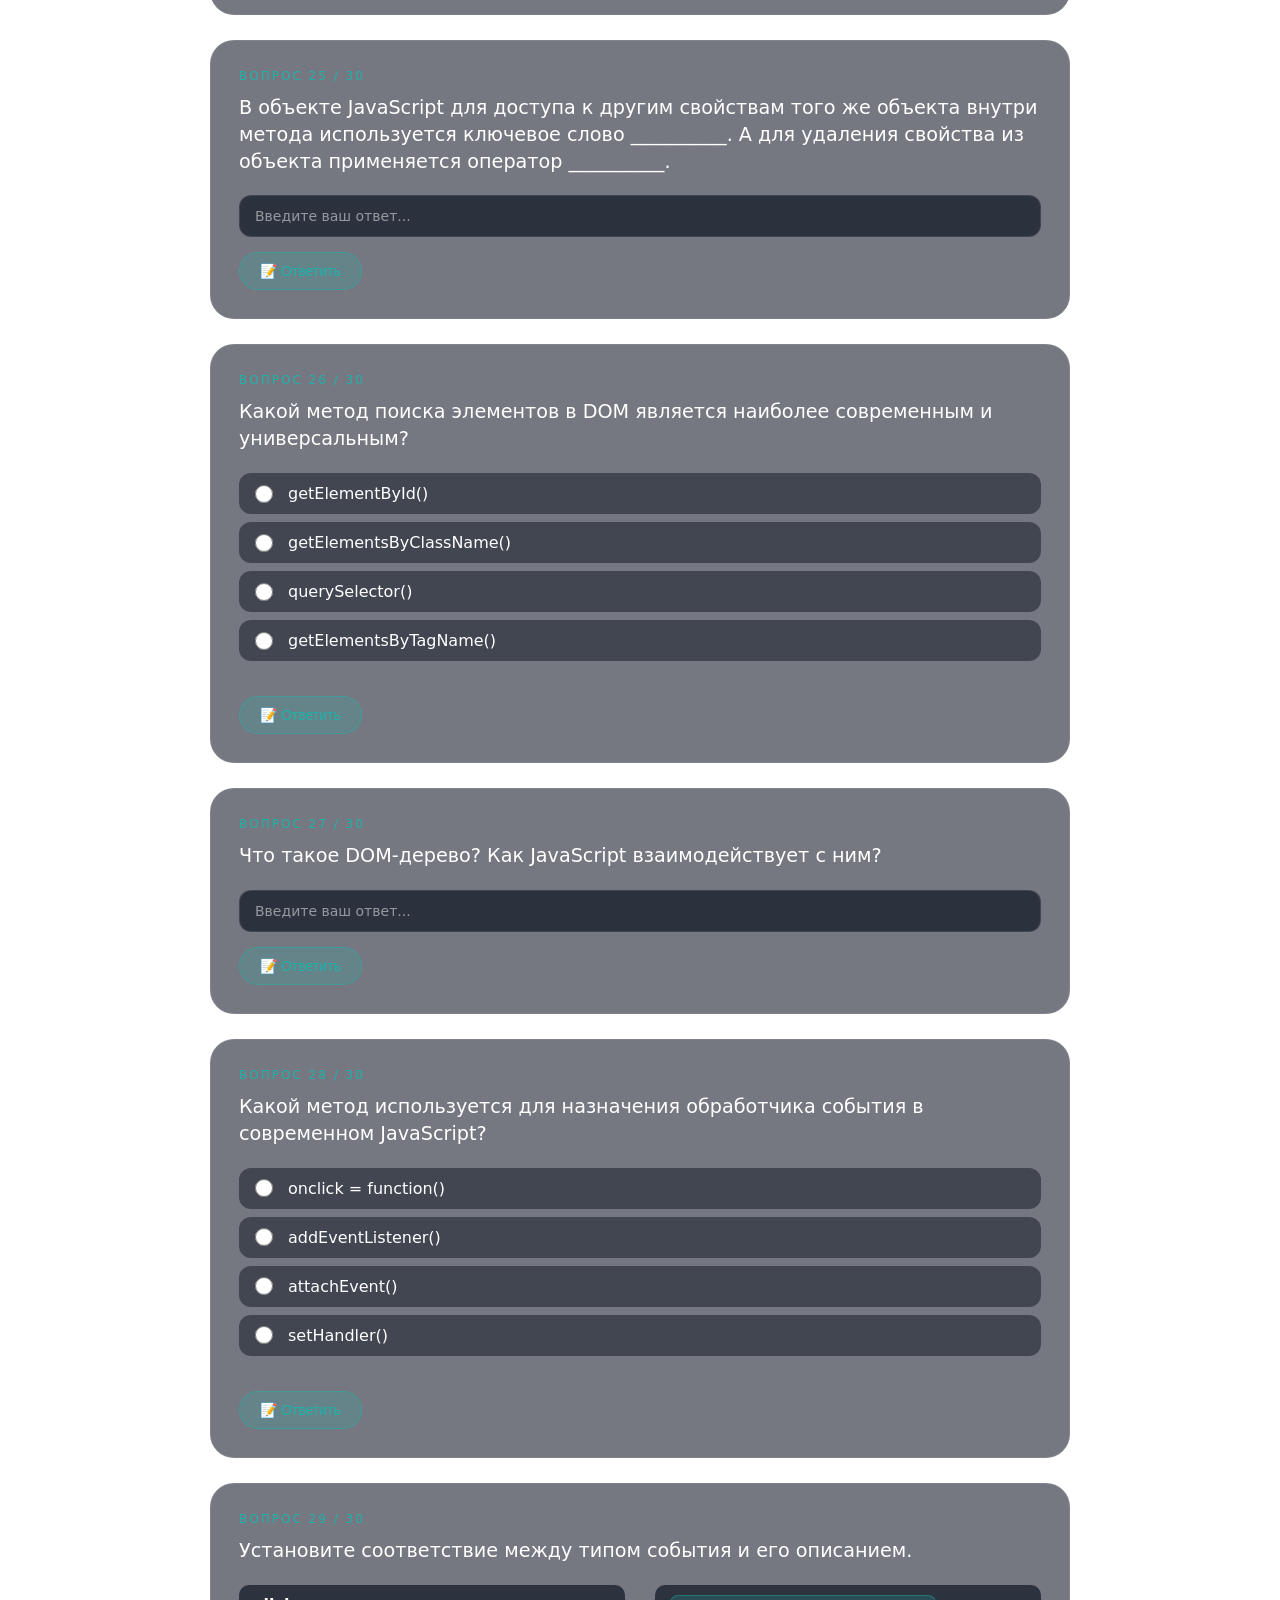
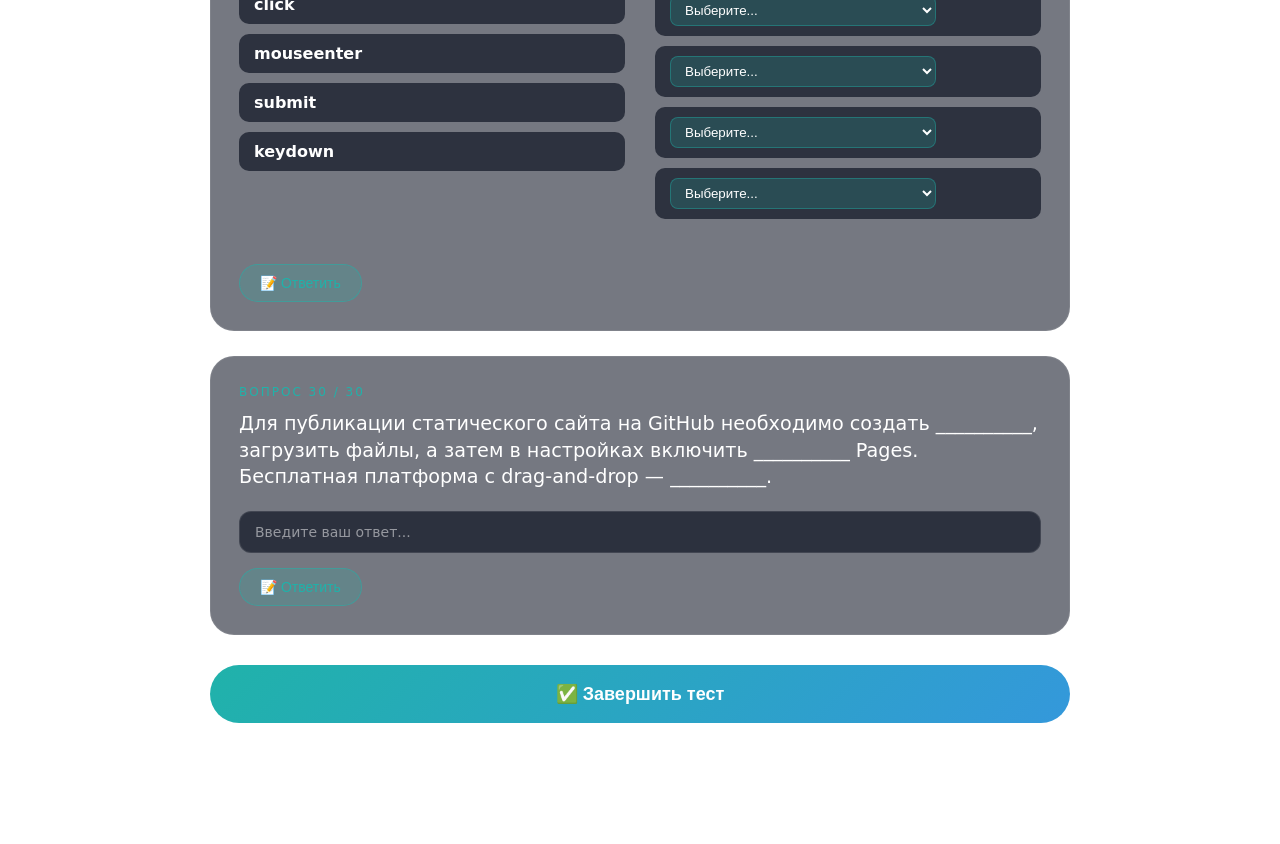
<file: test.html>
<!DOCTYPE html>
<html lang="ru">
<head>
    <meta charset="UTF-8">
    <meta name="viewport" content="width=device-width, initial-scale=1.0">
    <title>Тест | Веб-разработка на HTML, CSS и JavaScript</title>
    <style>
        * {
            margin: 0;
            padding: 0;
            box-sizing: border-box;
        }

        body {
            font-family: 'Segoe UI', 'Roboto', 'Inter', system-ui, sans-serif;
            min-height: 100vh;
            overflow-x: hidden;
            position: relative;
            color: #ffffff;
        }

        body::before {
            content: '';
            position: fixed;
            top: 0;
            left: 0;
            width: 100%;
            height: 100%;
            background: linear-gradient(135deg, 
                #0a0f1a 0%, 
                #0f1623 15%, 
                #1a1f35 30%, 
                #0d1b2a 45%, 
                #1b263b 60%, 
                #0f1623 80%, 
                #0a0f1a 100%);
            background-size: 300% 300%;
            animation: gradientShift 12s ease infinite;
            z-index: -2;
        }

        body::after {
            content: '';
            position: fixed;
            top: 0;
            left: 0;
            width: 100%;
            height: 100%;
            background: radial-gradient(circle at 20% 40%, rgba(52,152,219,0.15) 0%, transparent 50%),
                        radial-gradient(circle at 80% 60%, rgba(155,89,182,0.12) 0%, transparent 50%),
                        radial-gradient(circle at 40% 80%, rgba(46,204,113,0.08) 0%, transparent 50%);
            pointer-events: none;
            z-index: -1;
            animation: subtlePulse 8s ease infinite;
        }

        @keyframes gradientShift {
            0% { background-position: 0% 50%; }
            25% { background-position: 50% 100%; }
            50% { background-position: 100% 50%; }
            75% { background-position: 50% 0%; }
            100% { background-position: 0% 50%; }
        }

        @keyframes subtlePulse {
            0%, 100% { opacity: 0.6; }
            50% { opacity: 1; }
        }

        .particles {
            position: fixed;
            top: 0;
            left: 0;
            width: 100%;
            height: 100%;
            pointer-events: none;
            z-index: 0;
            overflow: hidden;
        }

        .particle {
            position: absolute;
            background: rgba(32,178,170,0.4);
            border-radius: 50%;
            animation: floatParticle linear infinite;
        }

        @keyframes floatParticle {
            0% {
                transform: translateY(100vh) translateX(0) rotate(0deg);
                opacity: 0;
            }
            10% {
                opacity: 0.8;
            }
            90% {
                opacity: 0.5;
            }
            100% {
                transform: translateY(-20vh) translateX(50px) rotate(360deg);
                opacity: 0;
            }
        }

        /* Новые анимационные эффекты */
        @keyframes glowPulse {
            0%, 100% {
                box-shadow: 0 0 5px rgba(32,178,170,0.3), 0 0 10px rgba(32,178,170,0.2);
            }
            50% {
                box-shadow: 0 0 20px rgba(32,178,170,0.6), 0 0 30px rgba(32,178,170,0.3);
            }
        }

        @keyframes borderFlow {
            0% {
                border-image-source: linear-gradient(0deg, #20b2aa, #3498db, #9b59b6, #20b2aa);
                border-image-slice: 1;
            }
            100% {
                border-image-source: linear-gradient(360deg, #20b2aa, #3498db, #9b59b6, #20b2aa);
                border-image-slice: 1;
            }
        }

        @keyframes shimmer {
            0% {
                background-position: -200% 0;
            }
            100% {
                background-position: 200% 0;
            }
        }

        @keyframes rotateGlow {
            0% {
                filter: hue-rotate(0deg);
            }
            100% {
                filter: hue-rotate(360deg);
            }
        }

        @keyframes float {
            0%, 100% { transform: translateY(0px); }
            50% { transform: translateY(-5px); }
        }

        @keyframes pulseRing {
            0% {
                box-shadow: 0 0 0 0 rgba(32,178,170,0.7);
            }
            70% {
                box-shadow: 0 0 0 15px rgba(32,178,170,0);
            }
            100% {
                box-shadow: 0 0 0 0 rgba(32,178,170,0);
            }
        }

        @keyframes slideInLeft {
            from {
                opacity: 0;
                transform: translateX(-30px);
            }
            to {
                opacity: 1;
                transform: translateX(0);
            }
        }

        @keyframes slideInRight {
            from {
                opacity: 0;
                transform: translateX(30px);
            }
            to {
                opacity: 1;
                transform: translateX(0);
            }
        }

        .container {
            max-width: 900px;
            margin: 0 auto;
            position: relative;
            z-index: 2;
            padding: 40px 20px;
        }

        .header {
            text-align: center;
            margin-bottom: 40px;
            animation: fadeInDown 1s ease-out;
        }

        @keyframes fadeInDown {
            from {
                opacity: 0;
                transform: translateY(-40px);
            }
            to {
                opacity: 1;
                transform: translateY(0);
            }
        }

        .badge {
            display: inline-block;
            background: rgba(32,178,170,0.2);
            backdrop-filter: blur(10px);
            border: 1px solid rgba(32,178,170,0.5);
            border-radius: 50px;
            padding: 8px 25px;
            font-size: 14px;
            color: #20b2aa;
            margin-bottom: 20px;
            letter-spacing: 2px;
            animation: pulse 2s ease infinite, glowPulse 2s ease infinite;
        }

        @keyframes pulse {
            0%, 100% {
                box-shadow: 0 0 15px rgba(32,178,170,0.3);
                border-color: rgba(32,178,170,0.5);
            }
            50% {
                box-shadow: 0 0 25px rgba(32,178,170,0.6);
                border-color: rgba(32,178,170,0.8);
            }
        }

        .header h1 {
            font-size: 2.5em;
            background: linear-gradient(135deg, #ffffff, #20b2aa, #9b59b6, #2ecc71);
            background-size: 300% 300%;
            -webkit-background-clip: text;
            background-clip: text;
            color: transparent;
            margin-bottom: 15px;
            animation: textGradient 5s ease infinite, rotateGlow 8s ease infinite;
        }

        @keyframes textGradient {
            0% { background-position: 0% 50%; }
            50% { background-position: 100% 50%; }
            100% { background-position: 0% 50%; }
        }

        .header p {
            color: rgba(255,255,255,0.75);
            font-size: 1.1em;
            animation: fadeInUp 0.8s ease-out;
        }

        .back-link {
            display: inline-block;
            margin-bottom: 30px;
            color: rgba(255,255,255,0.6);
            text-decoration: none;
            transition: all 0.3s;
            font-size: 16px;
            position: relative;
        }

        .back-link::after {
            content: '';
            position: absolute;
            bottom: -2px;
            left: 0;
            width: 0;
            height: 1px;
            background: #20b2aa;
            transition: width 0.3s ease;
        }

        .back-link:hover {
            color: #20b2aa;
            transform: translateX(-5px);
        }

        .back-link:hover::after {
            width: 100%;
        }

        .progress-bar-container {
            background: rgba(25, 30, 45, 0.6);
            backdrop-filter: blur(10px);
            border-radius: 30px;
            padding: 15px 25px;
            margin-bottom: 30px;
            display: flex;
            justify-content: space-between;
            align-items: center;
            flex-wrap: wrap;
            gap: 15px;
            border: 1px solid rgba(255,255,255,0.08);
            animation: slideInLeft 0.6s ease-out;
        }

        .progress-text {
            color: rgba(255,255,255,0.8);
            font-size: 14px;
        }

        .progress-bar {
            flex: 1;
            height: 8px;
            background: rgba(255,255,255,0.1);
            border-radius: 10px;
            overflow: hidden;
        }

        .progress-fill {
            height: 100%;
            background: linear-gradient(90deg, #20b2aa, #3498db, #9b59b6);
            background-size: 200% 100%;
            border-radius: 10px;
            width: 0%;
            transition: width 0.5s cubic-bezier(0.4, 0, 0.2, 1);
            animation: shimmer 2s ease infinite;
        }

        .question-card {
            background: rgba(25, 30, 45, 0.6);
            backdrop-filter: blur(12px);
            border-radius: 24px;
            padding: 28px;
            margin-bottom: 25px;
            border: 1px solid rgba(255,255,255,0.08);
            transition: all 0.4s cubic-bezier(0.2, 0.9, 0.4, 1.1);
            animation: fadeInUp 0.5s ease-out;
            opacity: 0;
            transform: translateY(20px);
            animation-fill-mode: forwards;
            position: relative;
            overflow: hidden;
        }

        .question-card::before {
            content: '';
            position: absolute;
            top: 0;
            left: -100%;
            width: 100%;
            height: 100%;
            background: linear-gradient(90deg, 
                transparent, 
                rgba(32,178,170,0.1), 
                rgba(52,152,219,0.1), 
                rgba(155,89,182,0.1), 
                transparent);
            transition: left 0.6s ease;
            pointer-events: none;
        }

        .question-card:hover::before {
            left: 100%;
        }

        .question-card:hover {
            transform: translateY(-5px);
            background: rgba(35, 40, 65, 0.8);
            border-color: rgba(32,178,170,0.4);
            box-shadow: 0 15px 35px rgba(0,0,0,0.3), 0 0 20px rgba(32,178,170,0.2);
        }

        @keyframes fadeInUp {
            to {
                opacity: 1;
                transform: translateY(0);
            }
        }

        .question-number {
            font-size: 12px;
            color: #20b2aa;
            letter-spacing: 2px;
            margin-bottom: 12px;
            text-transform: uppercase;
            transition: all 0.3s;
        }

        .question-card:hover .question-number {
            letter-spacing: 3px;
            color: #48c9b0;
        }

        .question-text {
            font-size: 1.2em;
            color: #ffffff;
            margin-bottom: 20px;
            font-weight: 500;
            line-height: 1.4;
        }

        .options {
            margin-bottom: 20px;
        }

        .option {
            display: flex;
            align-items: center;
            padding: 10px 15px;
            margin-bottom: 8px;
            background: rgba(15, 20, 35, 0.5);
            border-radius: 12px;
            cursor: pointer;
            transition: all 0.3s cubic-bezier(0.2, 0.9, 0.4, 1.1);
            border: 1px solid transparent;
            position: relative;
            overflow: hidden;
        }

        .option::before {
            content: '';
            position: absolute;
            top: 0;
            left: 0;
            width: 0;
            height: 100%;
            background: linear-gradient(90deg, rgba(32,178,170,0.1), rgba(52,152,219,0.05));
            transition: width 0.3s ease;
            z-index: -1;
        }

        .option:hover::before {
            width: 100%;
        }

        .option:hover {
            background: rgba(32,178,170,0.1);
            border-color: rgba(32,178,170,0.3);
            transform: translateX(5px);
        }

        .option input {
            margin-right: 15px;
            cursor: pointer;
            width: 18px;
            height: 18px;
            accent-color: #20b2aa;
            transition: transform 0.2s;
        }

        .option input:hover {
            transform: scale(1.1);
        }

        .option label {
            cursor: pointer;
            color: #ffffff;
            flex: 1;
            transition: color 0.3s;
        }

        .option:hover label {
            color: #20b2aa;
        }

        .open-answer {
            width: 100%;
            padding: 12px 15px;
            background: rgba(15, 20, 35, 0.7);
            border: 1px solid rgba(255,255,255,0.1);
            border-radius: 12px;
            color: #ffffff;
            font-family: inherit;
            font-size: 14px;
            transition: all 0.3s ease;
        }

        .open-answer:focus {
            outline: none;
            border-color: #20b2aa;
            background: rgba(15, 20, 35, 0.9);
            box-shadow: 0 0 15px rgba(32,178,170,0.3);
            transform: scale(1.01);
        }

        .open-answer::placeholder {
            color: rgba(255,255,255,0.5);
            transition: opacity 0.3s;
        }

        .open-answer:focus::placeholder {
            opacity: 0.5;
        }

        .match-options {
            display: flex;
            gap: 30px;
            flex-wrap: wrap;
            margin-bottom: 20px;
        }

        .match-left, .match-right {
            flex: 1;
            min-width: 200px;
        }

        .match-item {
            background: rgba(15, 20, 35, 0.7);
            padding: 10px 15px;
            margin-bottom: 10px;
            border-radius: 10px;
            display: flex;
            align-items: center;
            gap: 15px;
            transition: all 0.3s ease;
        }

        .match-item:hover {
            background: rgba(32,178,170,0.15);
            transform: translateX(5px);
        }

        .match-item strong {
            color: #ffffff;
            transition: color 0.3s;
        }

        .match-item:hover strong {
            color: #20b2aa;
        }

        .match-item select {
            background: rgba(32,178,170,0.2);
            border: 1px solid rgba(32,178,170,0.4);
            color: #ffffff;
            padding: 6px 10px;
            border-radius: 8px;
            cursor: pointer;
            transition: all 0.3s;
        }

        .match-item select:hover {
            background: rgba(32,178,170,0.4);
            border-color: rgba(32,178,170,0.7);
        }

        .match-item select option {
            background: #1a1f35;
            color: #ffffff;
        }

        .sequence-items {
            display: flex;
            flex-direction: column;
            gap: 10px;
        }

        .sequence-item {
            background: rgba(15, 20, 35, 0.7);
            padding: 12px 15px;
            border-radius: 10px;
            display: flex;
            align-items: center;
            gap: 15px;
            cursor: move;
            color: #ffffff;
            transition: all 0.3s ease;
        }

        .sequence-item:hover {
            background: rgba(32,178,170,0.15);
            transform: translateX(5px);
        }

        .sequence-item.dragging {
            opacity: 0.5;
            transform: scale(0.98);
        }

        .drag-handle {
            cursor: grab;
            color: #20b2aa;
            font-size: 18px;
            transition: transform 0.2s;
        }

        .drag-handle:hover {
            transform: scale(1.1);
        }

        .answer-btn {
            background: rgba(32,178,170,0.2);
            border: 1px solid rgba(32,178,170,0.5);
            padding: 10px 20px;
            border-radius: 30px;
            color: #20b2aa;
            cursor: pointer;
            transition: all 0.3s;
            font-size: 14px;
            margin-top: 15px;
            position: relative;
            overflow: hidden;
        }

        .answer-btn::before {
            content: '';
            position: absolute;
            top: 50%;
            left: 50%;
            width: 0;
            height: 0;
            background: radial-gradient(circle, rgba(32,178,170,0.3), transparent);
            transform: translate(-50%, -50%);
            transition: width 0.6s, height 0.6s;
            border-radius: 50%;
        }

        .answer-btn:hover::before {
            width: 200px;
            height: 200px;
        }

        .answer-btn:hover {
            background: rgba(32,178,170,0.4);
            transform: translateY(-2px);
            color: #ffffff;
            box-shadow: 0 5px 15px rgba(32,178,170,0.3);
            animation: pulseRing 0.5s ease-out;
        }

        .answer-btn:active {
            transform: translateY(1px);
        }

        .feedback {
            margin-top: 15px;
            padding: 10px 15px;
            border-radius: 10px;
            font-size: 13px;
            display: none;
            animation: slideInRight 0.4s ease-out;
        }

        .feedback.correct {
            background: rgba(46,204,113,0.2);
            border: 1px solid rgba(46,204,113,0.5);
            color: #2ecc71;
            display: block;
            box-shadow: 0 0 15px rgba(46,204,113,0.2);
        }

        .feedback.incorrect {
            background: rgba(231,76,60,0.2);
            border: 1px solid rgba(231,76,60,0.5);
            color: #e74c3c;
            display: block;
            box-shadow: 0 0 15px rgba(231,76,60,0.2);
        }

        .complete-btn {
            display: block;
            width: 100%;
            padding: 18px;
            background: linear-gradient(135deg, #20b2aa, #3498db, #9b59b6);
            background-size: 200% 200%;
            border: none;
            border-radius: 50px;
            color: #ffffff;
            font-size: 18px;
            font-weight: bold;
            cursor: pointer;
            transition: all 0.3s;
            margin-top: 30px;
            margin-bottom: 30px;
            position: relative;
            overflow: hidden;
            animation: float 3s ease-in-out infinite;
        }

        .complete-btn::before {
            content: '';
            position: absolute;
            top: 0;
            left: -100%;
            width: 100%;
            height: 100%;
            background: linear-gradient(90deg, transparent, rgba(255,255,255,0.2), transparent);
            transition: left 0.6s;
        }

        .complete-btn:hover::before {
            left: 100%;
        }

        .complete-btn:hover {
            transform: translateY(-3px);
            box-shadow: 0 10px 30px rgba(32,178,170,0.4);
            background-position: 100% 100%;
        }

        .complete-btn:active {
            transform: translateY(0);
        }

        .result-modal {
            position: fixed;
            top: 0;
            left: 0;
            width: 100%;
            height: 100%;
            background: rgba(0,0,0,0.8);
            backdrop-filter: blur(15px);
            z-index: 100;
            display: none;
            justify-content: center;
            align-items: center;
            animation: fadeInUp 0.4s ease-out;
        }

        .result-content {
            background: rgba(25, 30, 45, 0.95);
            backdrop-filter: blur(20px);
            border-radius: 30px;
            padding: 40px;
            max-width: 500px;
            width: 90%;
            text-align: center;
            border: 1px solid rgba(32,178,170,0.5);
            animation: fadeInUp 0.5s ease-out, glowPulse 2s ease infinite;
            transform: scale(0.9);
            animation: modalPop 0.4s ease-out forwards;
        }

        @keyframes modalPop {
            0% {
                opacity: 0;
                transform: scale(0.7);
            }
            100% {
                opacity: 1;
                transform: scale(1);
            }
        }

        .result-content h2 {
            color: #ffffff;
            margin-bottom: 20px;
        }

        .score {
            font-size: 3em;
            background: linear-gradient(135deg, #20b2aa, #3498db, #9b59b6);
            background-size: 200% 200%;
            -webkit-background-clip: text;
            background-clip: text;
            color: transparent;
            margin: 20px 0;
            animation: textGradient 2s ease infinite;
        }

        .result-content p {
            color: rgba(255,255,255,0.8);
        }

        .result-content button {
            background: rgba(32,178,170,0.3);
            border: 1px solid rgba(32,178,170,0.5);
            padding: 12px 30px;
            border-radius: 30px;
            color: #ffffff;
            cursor: pointer;
            margin: 10px;
            transition: all 0.3s;
        }

        .result-content button:hover {
            background: rgba(32,178,170,0.6);
            transform: translateY(-2px);
            box-shadow: 0 5px 15px rgba(32,178,170,0.3);
        }

        .footer {
            text-align: center;
            margin-top: 40px;
            padding-top: 25px;
            border-top: 1px solid rgba(255,255,255,0.05);
            color: rgba(255,255,255,0.4);
            font-size: 13px;
            animation: fadeInUp 0.8s ease-out;
        }

        @media (max-width: 768px) {
            .container { padding: 20px 15px; }
            .header h1 { font-size: 1.8em; }
            .question-card { padding: 20px; }
            .match-options { flex-direction: column; gap: 15px; }
        }

        /* Эффект подсветки при наведении на карточку вопроса */
        .question-card::after {
            content: '';
            position: absolute;
            top: 0;
            left: 0;
            right: 0;
            bottom: 0;
            border-radius: 24px;
            background: radial-gradient(circle at var(--mouse-x, 50%) var(--mouse-y, 50%), 
                        rgba(32,178,170,0.15) 0%, 
                        transparent 60%);
            opacity: 0;
            transition: opacity 0.3s;
            pointer-events: none;
        }

        .question-card:hover::after {
            opacity: 1;
        }
    </style>
</head>
<body>
    <div class="particles" id="particles"></div>

    <div class="container">
        <a href="index.html" class="back-link">← Вернуться к курсу лекций</a>

        <div class="header">
            <div class="badge">📝 Итоговое тестирование</div>
            <h1>Проверь свои знания</h1>
        </div>

        <div class="progress-bar-container">
            <span class="progress-text">📊 Прогресс</span>
            <div class="progress-bar"><div class="progress-fill" id="progressFill"></div></div>
            <span class="progress-text" id="answeredCount">0 / 30 ответов</span>
        </div>

        <div id="questionsContainer"></div>

        <button class="complete-btn" id="completeBtn">✅ Завершить тест</button>

        <div class="footer">
            <p>Тест по курсу «Веб-разработка на HTML, CSS и JavaScript» | 30 вопросов</p>
        </div>
    </div>

    <div id="resultModal" class="result-modal">
        <div class="result-content">
            <h2>🎉 Результат тестирования</h2>
            <div class="score" id="scoreDisplay"></div>
            <p id="messageDisplay"></p>
            <button onclick="location.reload()">🔄 Пройти заново</button>
            <button onclick="document.getElementById('resultModal').style.display='none'">✖ Закрыть</button>
        </div>
    </div>

    <script>
        const userAnswers = {};

        const questions = [
            { type: "single", text: "Какая технология отвечает за создание интерактивности на веб-странице: кнопки, формы, анимации?", options: ["HTML", "CSS", "JavaScript", "SQL"], correct: "JavaScript" },
            { type: "open", text: "Какие три основные технологии используются для создания веб-страниц и какова роль каждой из них? (Дайте развернутый ответ)", correctKeywords: ["HTML", "CSS", "JavaScript", "структура", "оформление", "интерактивность"] },
            { type: "single", text: "Какой тег является корневым для всей HTML-страницы?", options: ["&lt;head&gt;", "&lt;body&gt;", "&lt;html&gt;", "&lt;!DOCTYPE html&gt;"], correct: "&lt;html&gt;" },
            { type: "fill", text: "Для создания гиперссылки используется тег &lt;a&gt; с обязательным атрибутом ______, который указывает адрес назначения ссылки.", correct: "href" },
            { type: "match", text: "Установите соответствие между HTML-тегом и его назначением.", pairs: [{ left: "&lt;h1&gt;", right: "Заголовок самого высокого уровня" }, { left: "&lt;p&gt;", right: "Абзац текста" }, { left: "&lt;img&gt;", right: "Вставка изображения" }, { left: "&lt;ul&gt;", right: "Маркированный список" }] },
            { type: "single", text: "Какой семантический тег предназначен для обозначения основного уникального содержимого страницы и должен использоваться только один раз на странице?", options: ["&lt;header&gt;", "&lt;main&gt;", "&lt;section&gt;", "&lt;aside&gt;"], correct: "&lt;main&gt;" },
            { type: "open", text: "Чем отличаются теги &lt;strong&gt; и &lt;b&gt; с точки зрения смысловой нагрузки?", correctKeywords: ["strong", "смысловая важность", "b", "визуальное выделение"] },
            { type: "single", text: "Какой тип пути к файлу лучше использовать для ссылок на другие страницы внутри одного сайта, чтобы избежать проблем при переносе сайта?", options: ["Абсолютный путь с протоколом", "Абсолютный путь без протокола", "Относительный путь", "Полный URL"], correct: "Относительный путь" },
            { type: "multiple", text: "Какие атрибуты обязательно должны присутствовать у тега &lt;img&gt; для корректного отображения и доступности? (Выберите два)", options: ["src", "title", "alt", "width"], correct: ["src", "alt"] },
            { type: "match", text: "Установите соответствие между семантическим тегом и его типичным содержимым.", pairs: [{ left: "&lt;header&gt;", right: "Логотип, навигация, заголовок вводной части" }, { left: "&lt;footer&gt;", right: "Контактная информация, копирайт" }, { left: "&lt;nav&gt;", right: "Меню с ссылками на другие страницы" }, { left: "&lt;aside&gt;", right: "Боковая панель с рекламой" }] },
            { type: "single", text: "Какой способ подключения CSS считается самым профессиональным для многостраничных сайтов?", options: ["Инлайновые стили", "Встроенные стили (&lt;style&gt;)", "Внешний файл (&lt;link&gt;)", "Стили в атрибуте style у &lt;body&gt;"], correct: "Внешний файл (&lt;link&gt;)" },
            { type: "open", text: "Что такое специфичность CSS-селекторов и как она рассчитывается?", correctKeywords: ["специфичность", "вес", "id", "класс", "тег", "100", "10", "1"] },
            { type: "single", text: "Какое CSS-свойство отвечает за цвет текста?", options: ["background-color", "text-color", "color", "font-color"], correct: "color" },
            { type: "sequence", text: "Расположите селекторы в порядке возрастания их специфичности: #header, p, .title, style=&quot;color: red;&quot;", items: ["p", ".title", "#header", "Инлайновый стиль"], correct: ["p", ".title", "#header", "Инлайновый стиль"] },
            { type: "fill", text: "Для установки фонового изображения используется свойство __________________, а для управления его повторением — свойство background-repeat.", correct: "background-image" },
            { type: "single", text: "Какой движок выполняет JavaScript-код в браузере Chrome?", options: ["SpiderMonkey", "Chakra", "V8", "Nitro"], correct: "V8" },
            { type: "open", text: "В чем разница между объявлением переменных через let, const и устаревшим var? Когда какую использовать?", correctKeywords: ["let", "const", "var", "блочная", "изменяемая", "константа"] },
            { type: "single", text: "Какой оператор сравнения следует использовать, чтобы избежать неожиданного приведения типов?", options: ["=", "==", "===", "!="], correct: "===" },
            { type: "match", text: "Установите соответствие между типом данных в JavaScript и его примером.", pairs: [{ left: "number", right: "42" }, { left: "string", right: "&quot;Привет&quot;" }, { left: "boolean", right: "true" }, { left: "null", right: "null" }] },
            { type: "fill", text: "Функция __________________ показывает модальное окно с вопросом и двумя кнопками «OK» и «Отмена», возвращая true или false.", correct: "confirm" },
            { type: "single", text: "Какой цикл гарантированно выполнит своё тело хотя бы один раз, даже если условие изначально ложно?", options: ["for", "while", "do...while", "for...in"], correct: "do...while" },
            { type: "open", text: "Напишите синтаксис стрелочной функции, которая принимает два числа и возвращает их произведение.", correctKeywords: ["=>", "const", "let", "return"] },
            { type: "single", text: "Какой метод массива удаляет последний элемент и возвращает его?", options: ["pop()", "push()", "shift()", "unshift()"], correct: "pop()" },
            { type: "sequence", text: "Расположите этапы работы цикла for (let i = 0; i < 3; i++) в правильном порядке.", items: ["Инициализация let i = 0", "Проверка условия i < 3", "Выполнение тела цикла", "Шаг i++"], correct: ["Инициализация let i = 0", "Проверка условия i < 3", "Выполнение тела цикла", "Шаг i++"] },
            { type: "fill", text: "В объекте JavaScript для доступа к другим свойствам того же объекта внутри метода используется ключевое слово __________. А для удаления свойства из объекта применяется оператор __________.", correct: ["this", "delete"] },
            { type: "single", text: "Какой метод поиска элементов в DOM является наиболее современным и универсальным?", options: ["getElementById()", "getElementsByClassName()", "querySelector()", "getElementsByTagName()"], correct: "querySelector()" },
            { type: "open", text: "Что такое DOM-дерево? Как JavaScript взаимодействует с ним?", correctKeywords: ["DOM", "дерево", "узлы", "теги", "изменять"] },
            { type: "single", text: "Какой метод используется для назначения обработчика события в современном JavaScript?", options: ["onclick = function()", "addEventListener()", "attachEvent()", "setHandler()"], correct: "addEventListener()" },
            { type: "match", text: "Установите соответствие между типом события и его описанием.", pairs: [{ left: "click", right: "Нажатие и отпускание кнопки мыши" }, { left: "mouseenter", right: "Курсор входит в зону элемента" }, { left: "submit", right: "Отправка формы" }, { left: "keydown", right: "Нажатие клавиши на клавиатуре" }] },
            { type: "fill", text: "Для публикации статического сайта на GitHub необходимо создать __________, загрузить файлы, а затем в настройках включить __________ Pages. Бесплатная платформа с drag-and-drop — __________.", correct: ["репозиторий", "GitHub", "Netlify"] }
        ];

        let answered = {};

        function renderQuestions() {
            const container = document.getElementById('questionsContainer');
            container.innerHTML = '';
            questions.forEach((q, idx) => {
                const qDiv = document.createElement('div');
                qDiv.className = 'question-card';
                qDiv.style.animationDelay = `${idx * 0.03}s`;
                qDiv.innerHTML = `<div class="question-number">Вопрос ${idx + 1} / 30</div><div class="question-text">${q.text}</div>`;
                
                if (q.type === 'single') {
                    const optionsDiv = document.createElement('div');
                    optionsDiv.className = 'options';
                    q.options.forEach(opt => {
                        const optDiv = document.createElement('div');
                        optDiv.className = 'option';
                        optDiv.innerHTML = `<input type="radio" name="q${idx}" value="${opt}"><label>${opt}</label>`;
                        optDiv.onclick = () => { optDiv.querySelector('input').click(); };
                        optionsDiv.appendChild(optDiv);
                    });
                    qDiv.appendChild(optionsDiv);
                } else if (q.type === 'multiple') {
                    const optionsDiv = document.createElement('div');
                    optionsDiv.className = 'options';
                    q.options.forEach(opt => {
                        const optDiv = document.createElement('div');
                        optDiv.className = 'option';
                        optDiv.innerHTML = `<input type="checkbox" name="q${idx}" value="${opt}"><label>${opt}</label>`;
                        optionsDiv.appendChild(optDiv);
                    });
                    qDiv.appendChild(optionsDiv);
                } else if (q.type === 'open' || q.type === 'fill') {
                    const input = document.createElement('input');
                    input.type = 'text';
                    input.className = 'open-answer';
                    input.placeholder = 'Введите ваш ответ...';
                    qDiv.appendChild(input);
                } else if (q.type === 'match') {
                    const matchDiv = document.createElement('div');
                    matchDiv.className = 'match-options';
                    const leftDiv = document.createElement('div');
                    leftDiv.className = 'match-left';
                    const rightDiv = document.createElement('div');
                    rightDiv.className = 'match-right';
                    q.pairs.forEach((pair, pIdx) => {
                        const leftItem = document.createElement('div');
                        leftItem.className = 'match-item';
                        leftItem.innerHTML = `<strong>${pair.left}</strong>`;
                        leftDiv.appendChild(leftItem);
                        const rightItem = document.createElement('div');
                        rightItem.className = 'match-item';
                        const select = document.createElement('select');
                        select.setAttribute('data-match-idx', pIdx);
                        select.innerHTML = `<option value="">Выберите...</option>${q.pairs.map((_, optIdx) => `<option value="${optIdx}">${q.pairs[optIdx].right}</option>`).join('')}`;
                        rightItem.appendChild(select);
                        rightDiv.appendChild(rightItem);
                    });
                    matchDiv.appendChild(leftDiv);
                    matchDiv.appendChild(rightDiv);
                    qDiv.appendChild(matchDiv);
                } else if (q.type === 'sequence') {
                    const seqDiv = document.createElement('div');
                    seqDiv.className = 'sequence-items';
                    q.items.forEach((item, sIdx) => {
                        const seqItem = document.createElement('div');
                        seqItem.className = 'sequence-item';
                        seqItem.setAttribute('data-order', sIdx);
                        seqItem.innerHTML = `<span class="drag-handle">☰</span> <span>${item}</span>`;
                        seqDiv.appendChild(seqItem);
                    });
                    qDiv.appendChild(seqDiv);
                }
                
                const answerBtn = document.createElement('button');
                answerBtn.className = 'answer-btn';
                answerBtn.textContent = '📝 Ответить';
                answerBtn.onclick = () => checkAnswer(idx);
                qDiv.appendChild(answerBtn);
                
                const feedbackDiv = document.createElement('div');
                feedbackDiv.className = 'feedback';
                feedbackDiv.id = `feedback${idx}`;
                qDiv.appendChild(feedbackDiv);
                
                container.appendChild(qDiv);
            });
        }

        function checkAnswer(qIndex) {
            const q = questions[qIndex];
            let isCorrect = false;
            let userAnswer = null;
            
            if (q.type === 'single') {
                const selected = document.querySelector(`input[name="q${qIndex}"]:checked`);
                userAnswer = selected ? selected.value : '';
                isCorrect = userAnswer === q.correct;
            } else if (q.type === 'multiple') {
                const selected = Array.from(document.querySelectorAll(`input[name="q${qIndex}"]:checked`)).map(cb => cb.value);
                userAnswer = selected.sort().join(',');
                const correctSorted = [...q.correct].sort().join(',');
                isCorrect = userAnswer === correctSorted;
            } else if (q.type === 'open' || q.type === 'fill') {
                const input = document.querySelector(`#questionsContainer .question-card:nth-child(${qIndex+1}) .open-answer`);
                userAnswer = input ? input.value.toLowerCase() : '';
                if (Array.isArray(q.correct)) {
                    isCorrect = q.correctKeywords.some(kw => userAnswer.includes(kw.toLowerCase()));
                } else {
                    isCorrect = userAnswer.includes(q.correct.toLowerCase());
                }
            } else if (q.type === 'match') {
                const selects = document.querySelectorAll(`#questionsContainer .question-card:nth-child(${qIndex+1}) select`);
                const matches = Array.from(selects).map(s => parseInt(s.value));
                isCorrect = matches.every((m, i) => m === i);
                userAnswer = matches.join(',');
            } else if (q.type === 'sequence') {
                const items = document.querySelectorAll(`#questionsContainer .question-card:nth-child(${qIndex+1}) .sequence-item span:last-child`);
                const order = Array.from(items).map(item => item.textContent);
                isCorrect = order.every((val, idx) => val === q.correct[idx]);
                userAnswer = order.join(' -> ');
            }
            
            answered[qIndex] = isCorrect;
            userAnswers[qIndex] = userAnswer;
            
            const feedbackDiv = document.getElementById(`feedback${qIndex}`);
            feedbackDiv.textContent = isCorrect ? '✓ Правильно!' : `✗ Неправильно. Правильный ответ: ${Array.isArray(q.correct) ? q.correct.join(', ') : q.correct}`;
            feedbackDiv.className = `feedback ${isCorrect ? 'correct' : 'incorrect'}`;
            
            updateProgress();
            
            if (isCorrect) {
                const btn = document.querySelector(`#questionsContainer .question-card:nth-child(${qIndex+1}) .answer-btn`);
                btn.style.animation = 'pulseRing 0.5s ease-out';
                setTimeout(() => { btn.style.animation = ''; }, 500);
            }
        }
        
        function updateProgress() {
            const answeredCount = Object.keys(answered).length;
            document.getElementById('answeredCount').textContent = `${answeredCount} / 30 ответов`;
            const progressFill = document.getElementById('progressFill');
            progressFill.style.width = `${(answeredCount / 30) * 100}%`;
        }
        
        function completeTest() {
            let correctCount = 0;
            for (let i = 0; i < questions.length; i++) {
                if (answered[i] === true) correctCount++;
            }
            const score = Math.round((correctCount / 30) * 100);
            document.getElementById('scoreDisplay').innerHTML = `${correctCount} / 30<br>${score}%`;
            let message = '';
            if (score >= 85) message = 'Отлично! Вы мастер веб-разработки! 🎉';
            else if (score >= 70) message = 'Хорошо! Но есть куда расти! 📚';
            else if (score >= 50) message = 'Удовлетворительно. Рекомендуем повторить материал. 📖';
            else message = 'Нужно больше практики! Пройдите курс заново. 💪';
            document.getElementById('messageDisplay').textContent = message;
            document.getElementById('resultModal').style.display = 'flex';
        }
        
        function createParticles() {
            const container = document.getElementById('particles');
            for (let i = 0; i < 50; i++) {
                const p = document.createElement('div');
                p.className = 'particle';
                p.style.width = (Math.random() * 6 + 2) + 'px';
                p.style.height = p.style.width;
                p.style.left = Math.random() * 100 + '%';
                p.style.animationDuration = (Math.random() * 12 + 8) + 's';
                p.style.animationDelay = (Math.random() * 15) + 's';
                container.appendChild(p);
            }
        }

        // Добавляем обработчик для отслеживания движения мыши на карточках
        document.addEventListener('mousemove', (e) => {
            const cards = document.querySelectorAll('.question-card');
            cards.forEach(card => {
                const rect = card.getBoundingClientRect();
                if (e.clientX >= rect.left && e.clientX <= rect.right && e.clientY >= rect.top && e.clientY <= rect.bottom) {
                    card.style.setProperty('--mouse-x', (e.clientX - rect.left) + 'px');
                    card.style.setProperty('--mouse-y', (e.clientY - rect.top) + 'px');
                }
            });
        });
        
        renderQuestions();
        createParticles();
        document.getElementById('completeBtn').addEventListener('click', completeTest);
    </script>
</body>
</html>
</file>
